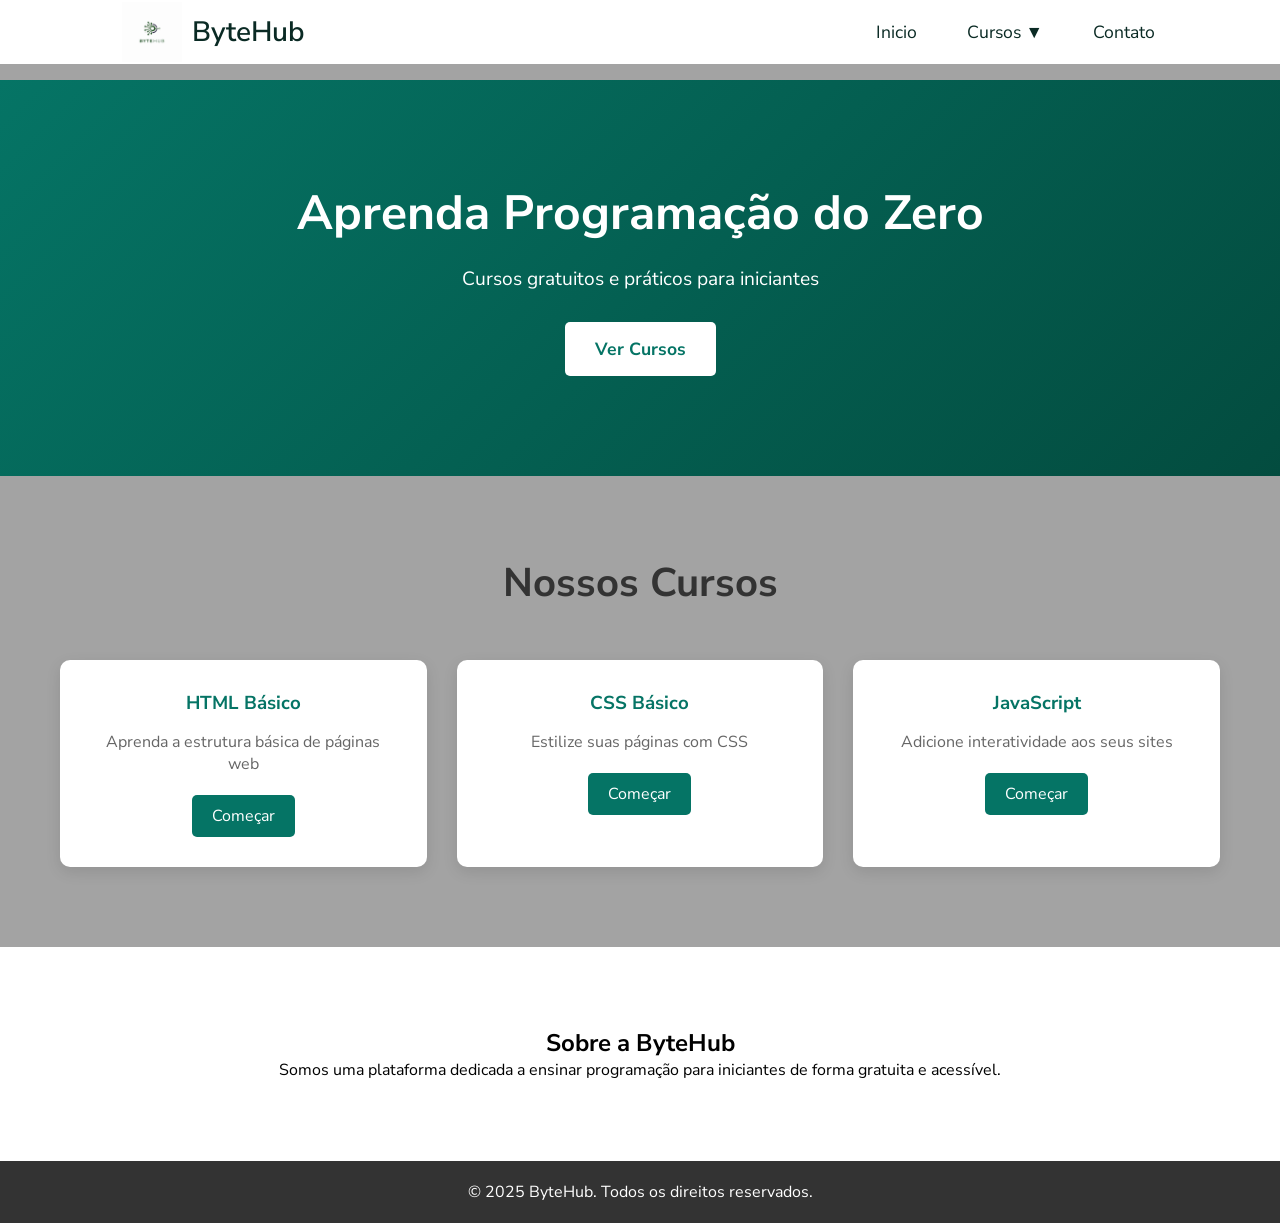
<file: disciplinas/desenvolvimento-web/AT01 - MEU SITE/index.html>
<!doctype html>
<html lang="pt">
  <head>
    <meta charset="UTF-8" />
    <meta name="viewport" content="width=device-width, initial-scale=1.0" />
    <link rel="stylesheet" href="../AT01 - MEU SITE/assets/style/style.css" />

    <title>MEU SITE</title>
  </head>
  <body>
    <header>
      <a href="../index.html" class="logo">
        <img src="../AT01 - MEU SITE/assets/img/logo.png" width="120px" height="120px" />
        <span>ByteHub</span>
      </a>
      <div class="menu"></div>

      <nav>
        <ul>
          <li><a href="#">Inicio</a></li>
          <li>
            <a href="#">Cursos ▼</a>
            <ul>
              <li><a href="../AT01 - MEU SITE/pages/page2.html">HTML Basico</a></li>
              <li><a href="../AT01 - MEU SITE/pages/page3.html">CSS Basico</a></li>
              <li><a href="../AT01 - MEU SITE/pages/page4.html">JavaScript</a></li>
              <li><a href="../AT01 - MEU SITE/pages/page5.html">Web Design</a></li>
            </ul>
          </li>
          <li><a href="../AT01 - MEU SITE/pages/page6.html">Contato</a></li>
        </ul>
      </nav>
    </header>

    <main>
      <section id="inicio" class="hero">
        <h1>Aprenda Programação do Zero</h1>
        <p>Cursos gratuitos e práticos para iniciantes</p>
        <button onclick="location.href = '#cursos'">Ver Cursos</button>
      </section>

      <section id="cursos" class="cursos">
        <h2>Nossos Cursos</h2>
        <div class="grid-cursos">
          <div class="curso-card">
            <h3>HTML Básico</h3>
            <p>Aprenda a estrutura básica de páginas web</p>
            <a href="pages/page2.html" class="btn-curso">Começar</a>
          </div>
          <div class="curso-card">
            <h3>CSS Básico</h3>
            <p>Estilize suas páginas com CSS</p>
            <a href="pages/page3.html" class="btn-curso">Começar</a>
          </div>
          <div class="curso-card">
            <h3>JavaScript</h3>
            <p>Adicione interatividade aos seus sites</p>
            <a href="pages/page4.html" class="btn-curso">Começar</a>
          </div>
        </div>
      </section>

      <section id="sobre" class="sobre">
        <h2>Sobre a ByteHub</h2>
        <p>
          Somos uma plataforma dedicada a ensinar programação para iniciantes de forma gratuita e
          acessível.
        </p>
      </section>
    </main>

    <footer>
      <p>&copy; 2025 ByteHub. Todos os direitos reservados.</p>
    </footer>

    <script src="../AT01 - MEU SITE/assets/script/script.js"></script>
  </body>
</html>
</file>
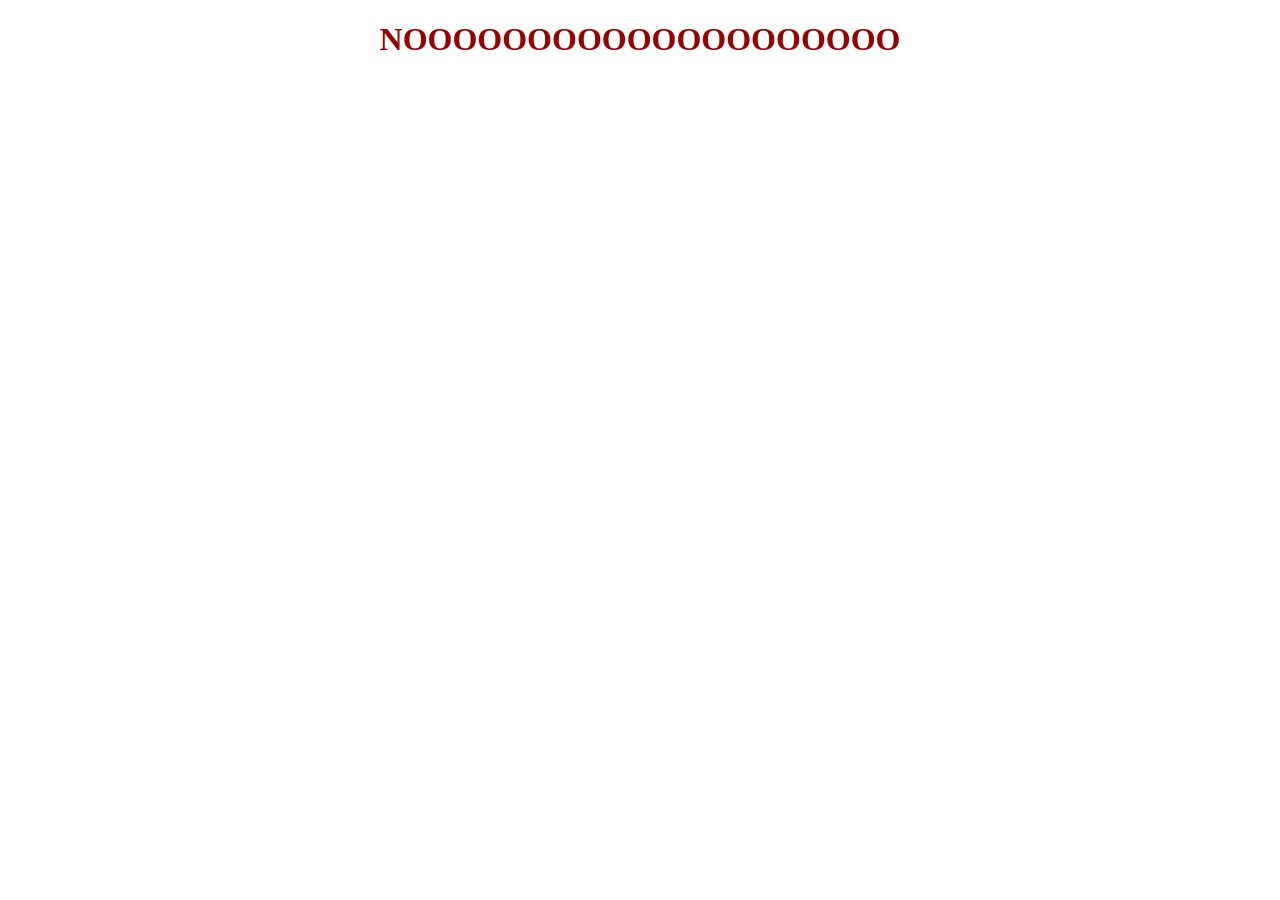
<file: disciplinas/desenvolvimento-web/AULA 02/index.html>
<!doctype html>
<html lang="pt-br">
  <head>
    <meta charset="UTF-8" />
    <meta name="viewport" content="width=device-width, initial-scale=1.0" />
    <link rel="stylesheet" href="style.css" />
    <title>Hello Word de Novo.</title>
  </head>
  <body>
    <h1 class="teste"><a href="page2.html">NOOOOOOOOOOOOOOOOOOOO</a></h1>
  </body>
</html>
</file>
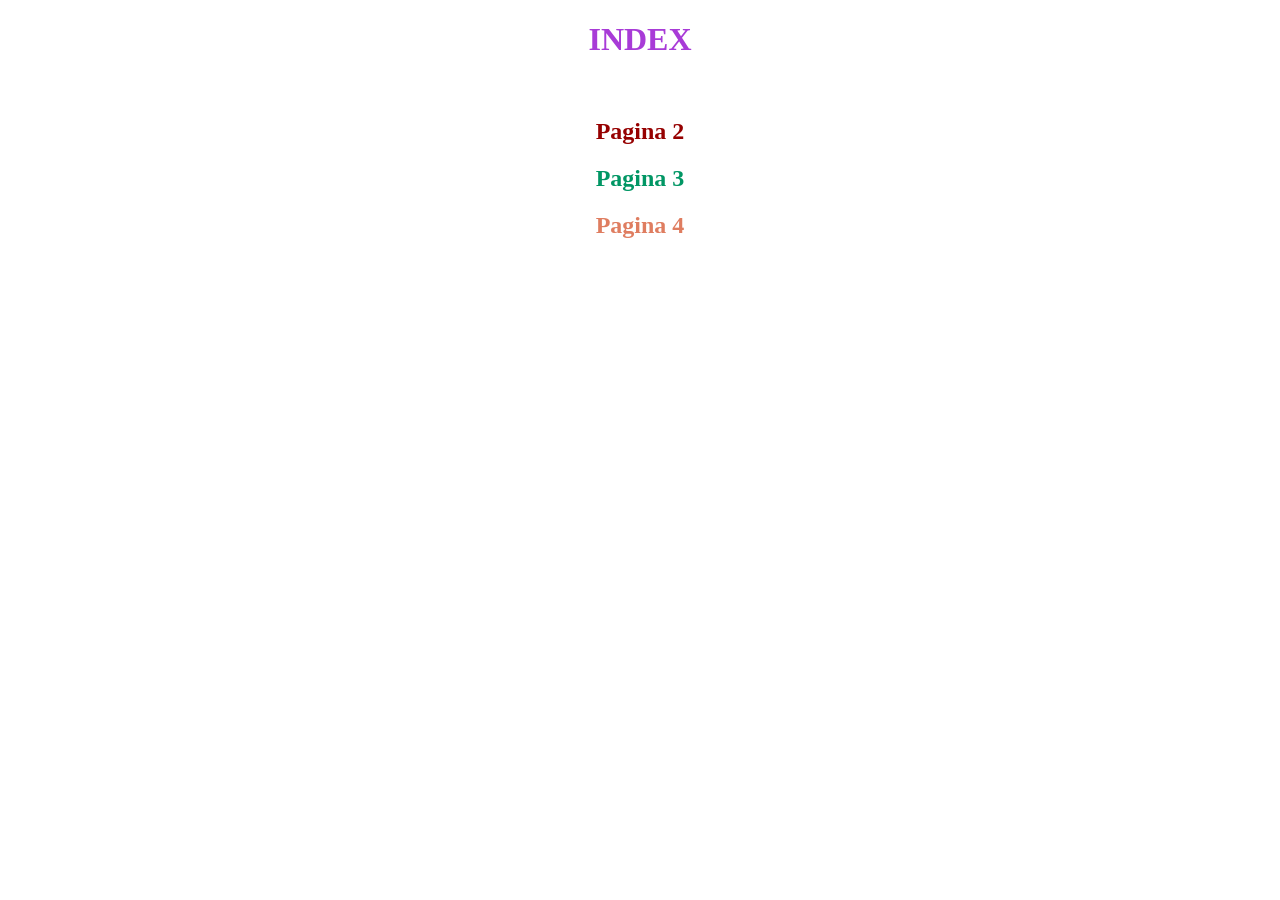
<file: disciplinas/desenvolvimento-web/AULA 03/index.html>
<!doctype html>
<html lang="en">
  <head>
    <meta charset="UTF-8" />
    <meta name="viewport" content="width=device-width, initial-scale=1.0" />
    <link rel="stylesheet" href="../AULA 03/assets/style/style.css" />
    <title>Index</title>
  </head>
  <body>
    <h1>INDEX</h1>
    <br />
    <h2 class="teste"><a href="pages/page2.html">Pagina 2</a></h2>
    <h2 class="teste"><a href="pages/page3.html">Pagina 3</a></h2>
    <h2 class="teste"><a href="pages/page4.html">Pagina 4</a></h2>
  </body>
</html>
</file>
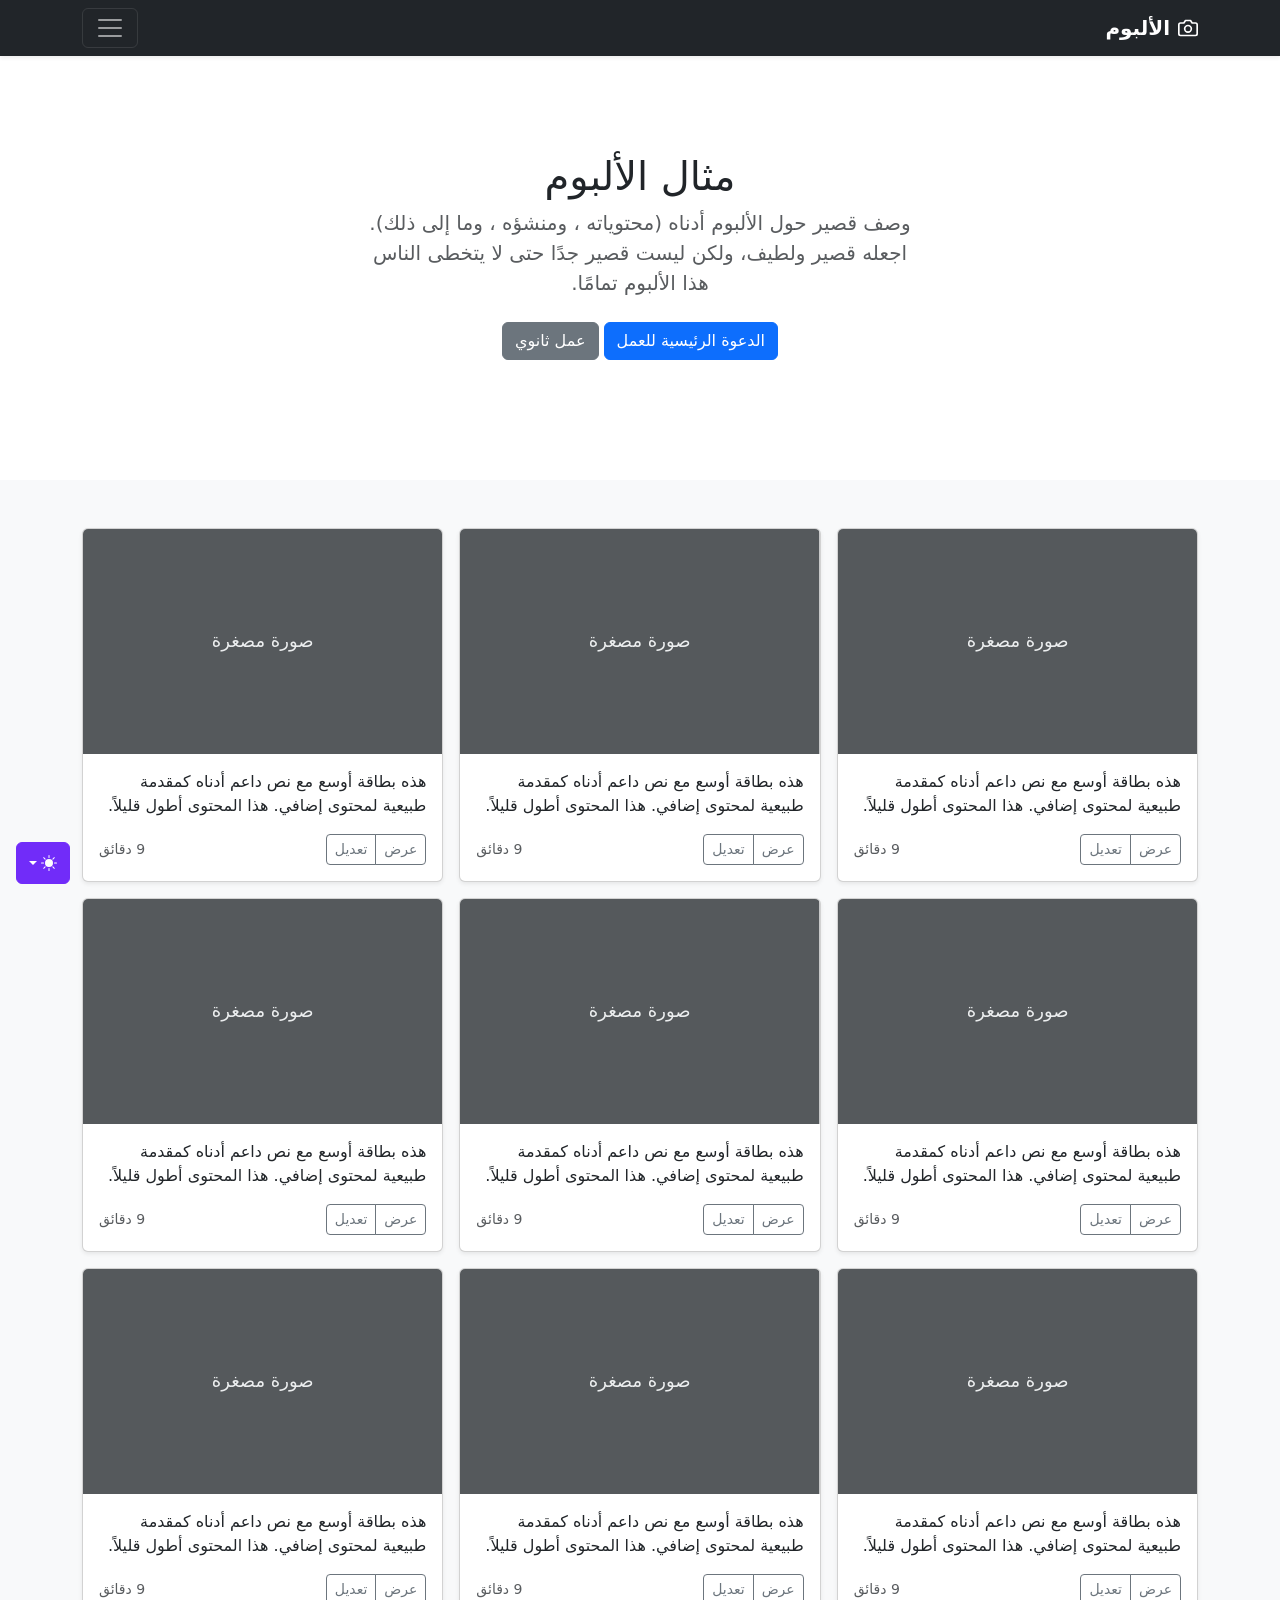
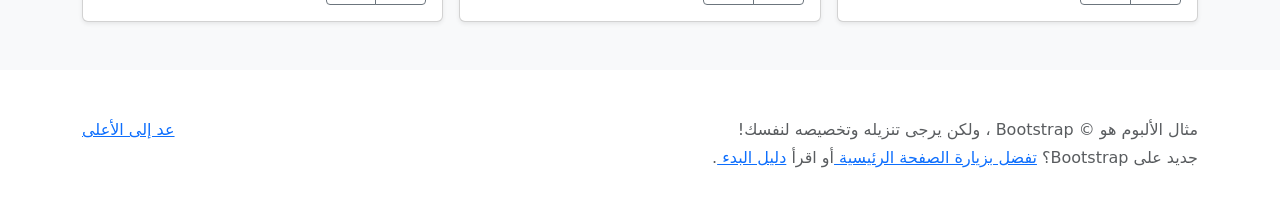
<file: disciplinas/desenvolvimento-web/AULA 04/bootstrap-5.3.8-examples/album-rtl/index.html>
<!doctype html>
<html lang="ar" dir="rtl" data-bs-theme="auto">
  <head>
    <meta charset="utf-8" />
    <meta name="viewport" content="width=device-width, initial-scale=1" />
    <meta name="description" content="" />
    <meta
      name="author"
      content="Mark Otto, Jacob Thornton, and Bootstrap contributors"
    />
    <meta name="generator" content="Astro v5.13.2" />
    <title>مثال الألبوم · Bootstrap v5.3</title>
    <link
      rel="canonical"
      href="https://getbootstrap.com/docs/5.3/examples/album-rtl/"
    />
    <script src="../assets/js/color-modes.js"></script>
    <link href="../assets/dist/css/bootstrap.rtl.min.css" rel="stylesheet" />
    <meta name="theme-color" content="#712cf9" />
    <style>
      .bd-placeholder-img {
        font-size: 1.125rem;
        text-anchor: middle;
        -webkit-user-select: none;
        -moz-user-select: none;
        user-select: none;
      }
      @media (min-width: 768px) {
        .bd-placeholder-img-lg {
          font-size: 3.5rem;
        }
      }
      .b-example-divider {
        width: 100%;
        height: 3rem;
        background-color: #0000001a;
        border: solid rgba(0, 0, 0, 0.15);
        border-width: 1px 0;
        box-shadow:
          inset 0 0.5em 1.5em #0000001a,
          inset 0 0.125em 0.5em #00000026;
      }
      .b-example-vr {
        flex-shrink: 0;
        width: 1.5rem;
        height: 100vh;
      }
      .bi {
        vertical-align: -0.125em;
        fill: currentColor;
      }
      .nav-scroller {
        position: relative;
        z-index: 2;
        height: 2.75rem;
        overflow-y: hidden;
      }
      .nav-scroller .nav {
        display: flex;
        flex-wrap: nowrap;
        padding-bottom: 1rem;
        margin-top: -1px;
        overflow-x: auto;
        text-align: center;
        white-space: nowrap;
        -webkit-overflow-scrolling: touch;
      }
      .btn-bd-primary {
        --bd-violet-bg: #712cf9;
        --bd-violet-rgb: 112.520718, 44.062154, 249.437846;
        --bs-btn-font-weight: 600;
        --bs-btn-color: var(--bs-white);
        --bs-btn-bg: var(--bd-violet-bg);
        --bs-btn-border-color: var(--bd-violet-bg);
        --bs-btn-hover-color: var(--bs-white);
        --bs-btn-hover-bg: #6528e0;
        --bs-btn-hover-border-color: #6528e0;
        --bs-btn-focus-shadow-rgb: var(--bd-violet-rgb);
        --bs-btn-active-color: var(--bs-btn-hover-color);
        --bs-btn-active-bg: #5a23c8;
        --bs-btn-active-border-color: #5a23c8;
      }
      .bd-mode-toggle {
        z-index: 1500;
      }
      .bd-mode-toggle .bi {
        width: 1em;
        height: 1em;
      }
      .bd-mode-toggle .dropdown-menu .active .bi {
        display: block !important;
      }
    </style>
  </head>
  <body>
    <svg xmlns="http://www.w3.org/2000/svg" class="d-none">
      <symbol id="check2" viewBox="0 0 16 16">
        <path
          d="M13.854 3.646a.5.5 0 0 1 0 .708l-7 7a.5.5 0 0 1-.708 0l-3.5-3.5a.5.5 0 1 1 .708-.708L6.5 10.293l6.646-6.647a.5.5 0 0 1 .708 0z"
        ></path>
      </symbol>
      <symbol id="circle-half" viewBox="0 0 16 16">
        <path
          d="M8 15A7 7 0 1 0 8 1v14zm0 1A8 8 0 1 1 8 0a8 8 0 0 1 0 16z"
        ></path>
      </symbol>
      <symbol id="moon-stars-fill" viewBox="0 0 16 16">
        <path
          d="M6 .278a.768.768 0 0 1 .08.858 7.208 7.208 0 0 0-.878 3.46c0 4.021 3.278 7.277 7.318 7.277.527 0 1.04-.055 1.533-.16a.787.787 0 0 1 .81.316.733.733 0 0 1-.031.893A8.349 8.349 0 0 1 8.344 16C3.734 16 0 12.286 0 7.71 0 4.266 2.114 1.312 5.124.06A.752.752 0 0 1 6 .278z"
        ></path>
        <path
          d="M10.794 3.148a.217.217 0 0 1 .412 0l.387 1.162c.173.518.579.924 1.097 1.097l1.162.387a.217.217 0 0 1 0 .412l-1.162.387a1.734 1.734 0 0 0-1.097 1.097l-.387 1.162a.217.217 0 0 1-.412 0l-.387-1.162A1.734 1.734 0 0 0 9.31 6.593l-1.162-.387a.217.217 0 0 1 0-.412l1.162-.387a1.734 1.734 0 0 0 1.097-1.097l.387-1.162zM13.863.099a.145.145 0 0 1 .274 0l.258.774c.115.346.386.617.732.732l.774.258a.145.145 0 0 1 0 .274l-.774.258a1.156 1.156 0 0 0-.732.732l-.258.774a.145.145 0 0 1-.274 0l-.258-.774a1.156 1.156 0 0 0-.732-.732l-.774-.258a.145.145 0 0 1 0-.274l.774-.258c.346-.115.617-.386.732-.732L13.863.1z"
        ></path>
      </symbol>
      <symbol id="sun-fill" viewBox="0 0 16 16">
        <path
          d="M8 12a4 4 0 1 0 0-8 4 4 0 0 0 0 8zM8 0a.5.5 0 0 1 .5.5v2a.5.5 0 0 1-1 0v-2A.5.5 0 0 1 8 0zm0 13a.5.5 0 0 1 .5.5v2a.5.5 0 0 1-1 0v-2A.5.5 0 0 1 8 13zm8-5a.5.5 0 0 1-.5.5h-2a.5.5 0 0 1 0-1h2a.5.5 0 0 1 .5.5zM3 8a.5.5 0 0 1-.5.5h-2a.5.5 0 0 1 0-1h2A.5.5 0 0 1 3 8zm10.657-5.657a.5.5 0 0 1 0 .707l-1.414 1.415a.5.5 0 1 1-.707-.708l1.414-1.414a.5.5 0 0 1 .707 0zm-9.193 9.193a.5.5 0 0 1 0 .707L3.05 13.657a.5.5 0 0 1-.707-.707l1.414-1.414a.5.5 0 0 1 .707 0zm9.193 2.121a.5.5 0 0 1-.707 0l-1.414-1.414a.5.5 0 0 1 .707-.707l1.414 1.414a.5.5 0 0 1 0 .707zM4.464 4.465a.5.5 0 0 1-.707 0L2.343 3.05a.5.5 0 1 1 .707-.707l1.414 1.414a.5.5 0 0 1 0 .708z"
        ></path>
      </symbol>
    </svg>
    <div
      class="dropdown position-fixed bottom-0 end-0 mb-3 me-3 bd-mode-toggle"
    >
      <button
        class="btn btn-bd-primary py-2 dropdown-toggle d-flex align-items-center"
        id="bd-theme"
        type="button"
        aria-expanded="false"
        data-bs-toggle="dropdown"
        aria-label="Toggle theme (auto)"
      >
        <svg class="bi my-1 theme-icon-active" aria-hidden="true">
          <use href="#circle-half"></use>
        </svg>
        <span class="visually-hidden" id="bd-theme-text">Toggle theme</span>
      </button>
      <ul
        class="dropdown-menu dropdown-menu-end shadow"
        aria-labelledby="bd-theme-text"
      >
        <li>
          <button
            type="button"
            class="dropdown-item d-flex align-items-center"
            data-bs-theme-value="light"
            aria-pressed="false"
          >
            <svg class="bi me-2 opacity-50" aria-hidden="true">
              <use href="#sun-fill"></use>
            </svg>
            Light
            <svg class="bi ms-auto d-none" aria-hidden="true">
              <use href="#check2"></use>
            </svg>
          </button>
        </li>
        <li>
          <button
            type="button"
            class="dropdown-item d-flex align-items-center"
            data-bs-theme-value="dark"
            aria-pressed="false"
          >
            <svg class="bi me-2 opacity-50" aria-hidden="true">
              <use href="#moon-stars-fill"></use>
            </svg>
            Dark
            <svg class="bi ms-auto d-none" aria-hidden="true">
              <use href="#check2"></use>
            </svg>
          </button>
        </li>
        <li>
          <button
            type="button"
            class="dropdown-item d-flex align-items-center active"
            data-bs-theme-value="auto"
            aria-pressed="true"
          >
            <svg class="bi me-2 opacity-50" aria-hidden="true">
              <use href="#circle-half"></use>
            </svg>
            Auto
            <svg class="bi ms-auto d-none" aria-hidden="true">
              <use href="#check2"></use>
            </svg>
          </button>
        </li>
      </ul>
    </div>
    <header data-bs-theme="dark">
      <div class="collapse text-bg-dark" id="navbarHeader">
        <div class="container">
          <div class="row">
            <div class="col-sm-8 col-md-7 py-4">
              <h4>حول</h4>
              <p class="text-body-secondary">
                أضف بعض المعلومات حول الألبوم، المؤلف، أو أي سياق خلفية آخر.
                اجعلها بضع جمل حتى يتمكن الزوار من التقاط بعض التلميحات المفيدة.
                ثم اربطها ببعض مواقع التواصل الاجتماعي أو معلومات الاتصال.
              </p>
            </div>
            <div class="col-sm-4 offset-md-1 py-4">
              <h4>تواصل معي</h4>
              <ul class="list-unstyled">
                <li><a href="#" class="text-white">تابعني على تويتر</a></li>
                <li>
                  <a href="#" class="text-white">شاركني الإعجاب في فيسبوك</a>
                </li>
                <li>
                  <a href="#" class="text-white"
                    >راسلني على البريد الإلكتروني</a
                  >
                </li>
              </ul>
            </div>
          </div>
        </div>
      </div>
      <div class="navbar navbar-dark bg-dark shadow-sm">
        <div class="container">
          <a href="#" class="navbar-brand d-flex align-items-center">
            <svg
              xmlns="http://www.w3.org/2000/svg"
              width="20"
              height="20"
              fill="none"
              stroke="currentColor"
              stroke-linecap="round"
              stroke-linejoin="round"
              stroke-width="2"
              aria-hidden="true"
              class="me-2"
              viewBox="0 0 24 24"
            >
              <path
                d="M23 19a2 2 0 0 1-2 2H3a2 2 0 0 1-2-2V8a2 2 0 0 1 2-2h4l2-3h6l2 3h4a2 2 0 0 1 2 2z"
              ></path>
              <circle cx="12" cy="13" r="4"></circle>
            </svg>
            <strong>الألبوم</strong>
          </a>
          <button
            class="navbar-toggler"
            type="button"
            data-bs-toggle="collapse"
            data-bs-target="#navbarHeader"
            aria-controls="navbarHeader"
            aria-expanded="false"
            aria-label="تبديل التنقل"
          >
            <span class="navbar-toggler-icon"></span>
          </button>
        </div>
      </div>
    </header>
    <main>
      <section class="py-5 text-center container">
        <div class="row py-lg-5">
          <div class="col-lg-6 col-md-8 mx-auto">
            <h1 class="fw-light">مثال الألبوم</h1>
            <p class="lead text-body-secondary">
              وصف قصير حول الألبوم أدناه (محتوياته ، ومنشؤه ، وما إلى ذلك).
              اجعله قصير ولطيف، ولكن ليست قصير جدًا حتى لا يتخطى الناس هذا
              الألبوم تمامًا.
            </p>
            <p>
              <a href="#" class="btn btn-primary my-2">الدعوة الرئيسية للعمل</a>
              <a href="#" class="btn btn-secondary my-2">عمل ثانوي</a>
            </p>
          </div>
        </div>
      </section>
      <div class="album py-5 bg-body-tertiary">
        <div class="container">
          <div class="row row-cols-1 row-cols-sm-2 row-cols-md-3 g-3">
            <div class="col">
              <div class="card shadow-sm">
                <svg
                  aria-label="Placeholder: صورة مصغرة"
                  class="bd-placeholder-img card-img-top"
                  height="225"
                  preserveAspectRatio="xMidYMid slice"
                  role="img"
                  width="100%"
                  xmlns="http://www.w3.org/2000/svg"
                >
                  <title>Placeholder</title>
                  <rect width="100%" height="100%" fill="#55595c"></rect>
                  <text x="50%" y="50%" fill="#eceeef" dy=".3em">
                    صورة مصغرة
                  </text>
                </svg>
                <div class="card-body">
                  <p class="card-text">
                    هذه بطاقة أوسع مع نص داعم أدناه كمقدمة طبيعية لمحتوى إضافي.
                    هذا المحتوى أطول قليلاً.
                  </p>
                  <div
                    class="d-flex justify-content-between align-items-center"
                  >
                    <div class="btn-group">
                      <button
                        type="button"
                        class="btn btn-sm btn-outline-secondary"
                      >
                        عرض
                      </button>
                      <button
                        type="button"
                        class="btn btn-sm btn-outline-secondary"
                      >
                        تعديل
                      </button>
                    </div>
                    <small class="text-body-secondary">9 دقائق</small>
                  </div>
                </div>
              </div>
            </div>
            <div class="col">
              <div class="card shadow-sm">
                <svg
                  aria-label="Placeholder: صورة مصغرة"
                  class="bd-placeholder-img card-img-top"
                  height="225"
                  preserveAspectRatio="xMidYMid slice"
                  role="img"
                  width="100%"
                  xmlns="http://www.w3.org/2000/svg"
                >
                  <title>Placeholder</title>
                  <rect width="100%" height="100%" fill="#55595c"></rect>
                  <text x="50%" y="50%" fill="#eceeef" dy=".3em">
                    صورة مصغرة
                  </text>
                </svg>
                <div class="card-body">
                  <p class="card-text">
                    هذه بطاقة أوسع مع نص داعم أدناه كمقدمة طبيعية لمحتوى إضافي.
                    هذا المحتوى أطول قليلاً.
                  </p>
                  <div
                    class="d-flex justify-content-between align-items-center"
                  >
                    <div class="btn-group">
                      <button
                        type="button"
                        class="btn btn-sm btn-outline-secondary"
                      >
                        عرض
                      </button>
                      <button
                        type="button"
                        class="btn btn-sm btn-outline-secondary"
                      >
                        تعديل
                      </button>
                    </div>
                    <small class="text-body-secondary">9 دقائق</small>
                  </div>
                </div>
              </div>
            </div>
            <div class="col">
              <div class="card shadow-sm">
                <svg
                  aria-label="Placeholder: صورة مصغرة"
                  class="bd-placeholder-img card-img-top"
                  height="225"
                  preserveAspectRatio="xMidYMid slice"
                  role="img"
                  width="100%"
                  xmlns="http://www.w3.org/2000/svg"
                >
                  <title>Placeholder</title>
                  <rect width="100%" height="100%" fill="#55595c"></rect>
                  <text x="50%" y="50%" fill="#eceeef" dy=".3em">
                    صورة مصغرة
                  </text>
                </svg>
                <div class="card-body">
                  <p class="card-text">
                    هذه بطاقة أوسع مع نص داعم أدناه كمقدمة طبيعية لمحتوى إضافي.
                    هذا المحتوى أطول قليلاً.
                  </p>
                  <div
                    class="d-flex justify-content-between align-items-center"
                  >
                    <div class="btn-group">
                      <button
                        type="button"
                        class="btn btn-sm btn-outline-secondary"
                      >
                        عرض
                      </button>
                      <button
                        type="button"
                        class="btn btn-sm btn-outline-secondary"
                      >
                        تعديل
                      </button>
                    </div>
                    <small class="text-body-secondary">9 دقائق</small>
                  </div>
                </div>
              </div>
            </div>
            <div class="col">
              <div class="card shadow-sm">
                <svg
                  aria-label="Placeholder: صورة مصغرة"
                  class="bd-placeholder-img card-img-top"
                  height="225"
                  preserveAspectRatio="xMidYMid slice"
                  role="img"
                  width="100%"
                  xmlns="http://www.w3.org/2000/svg"
                >
                  <title>Placeholder</title>
                  <rect width="100%" height="100%" fill="#55595c"></rect>
                  <text x="50%" y="50%" fill="#eceeef" dy=".3em">
                    صورة مصغرة
                  </text>
                </svg>
                <div class="card-body">
                  <p class="card-text">
                    هذه بطاقة أوسع مع نص داعم أدناه كمقدمة طبيعية لمحتوى إضافي.
                    هذا المحتوى أطول قليلاً.
                  </p>
                  <div
                    class="d-flex justify-content-between align-items-center"
                  >
                    <div class="btn-group">
                      <button
                        type="button"
                        class="btn btn-sm btn-outline-secondary"
                      >
                        عرض
                      </button>
                      <button
                        type="button"
                        class="btn btn-sm btn-outline-secondary"
                      >
                        تعديل
                      </button>
                    </div>
                    <small class="text-body-secondary">9 دقائق</small>
                  </div>
                </div>
              </div>
            </div>
            <div class="col">
              <div class="card shadow-sm">
                <svg
                  aria-label="Placeholder: صورة مصغرة"
                  class="bd-placeholder-img card-img-top"
                  height="225"
                  preserveAspectRatio="xMidYMid slice"
                  role="img"
                  width="100%"
                  xmlns="http://www.w3.org/2000/svg"
                >
                  <title>Placeholder</title>
                  <rect width="100%" height="100%" fill="#55595c"></rect>
                  <text x="50%" y="50%" fill="#eceeef" dy=".3em">
                    صورة مصغرة
                  </text>
                </svg>
                <div class="card-body">
                  <p class="card-text">
                    هذه بطاقة أوسع مع نص داعم أدناه كمقدمة طبيعية لمحتوى إضافي.
                    هذا المحتوى أطول قليلاً.
                  </p>
                  <div
                    class="d-flex justify-content-between align-items-center"
                  >
                    <div class="btn-group">
                      <button
                        type="button"
                        class="btn btn-sm btn-outline-secondary"
                      >
                        عرض
                      </button>
                      <button
                        type="button"
                        class="btn btn-sm btn-outline-secondary"
                      >
                        تعديل
                      </button>
                    </div>
                    <small class="text-body-secondary">9 دقائق</small>
                  </div>
                </div>
              </div>
            </div>
            <div class="col">
              <div class="card shadow-sm">
                <svg
                  aria-label="Placeholder: صورة مصغرة"
                  class="bd-placeholder-img card-img-top"
                  height="225"
                  preserveAspectRatio="xMidYMid slice"
                  role="img"
                  width="100%"
                  xmlns="http://www.w3.org/2000/svg"
                >
                  <title>Placeholder</title>
                  <rect width="100%" height="100%" fill="#55595c"></rect>
                  <text x="50%" y="50%" fill="#eceeef" dy=".3em">
                    صورة مصغرة
                  </text>
                </svg>
                <div class="card-body">
                  <p class="card-text">
                    هذه بطاقة أوسع مع نص داعم أدناه كمقدمة طبيعية لمحتوى إضافي.
                    هذا المحتوى أطول قليلاً.
                  </p>
                  <div
                    class="d-flex justify-content-between align-items-center"
                  >
                    <div class="btn-group">
                      <button
                        type="button"
                        class="btn btn-sm btn-outline-secondary"
                      >
                        عرض
                      </button>
                      <button
                        type="button"
                        class="btn btn-sm btn-outline-secondary"
                      >
                        تعديل
                      </button>
                    </div>
                    <small class="text-body-secondary">9 دقائق</small>
                  </div>
                </div>
              </div>
            </div>
            <div class="col">
              <div class="card shadow-sm">
                <svg
                  aria-label="Placeholder: صورة مصغرة"
                  class="bd-placeholder-img card-img-top"
                  height="225"
                  preserveAspectRatio="xMidYMid slice"
                  role="img"
                  width="100%"
                  xmlns="http://www.w3.org/2000/svg"
                >
                  <title>Placeholder</title>
                  <rect width="100%" height="100%" fill="#55595c"></rect>
                  <text x="50%" y="50%" fill="#eceeef" dy=".3em">
                    صورة مصغرة
                  </text>
                </svg>
                <div class="card-body">
                  <p class="card-text">
                    هذه بطاقة أوسع مع نص داعم أدناه كمقدمة طبيعية لمحتوى إضافي.
                    هذا المحتوى أطول قليلاً.
                  </p>
                  <div
                    class="d-flex justify-content-between align-items-center"
                  >
                    <div class="btn-group">
                      <button
                        type="button"
                        class="btn btn-sm btn-outline-secondary"
                      >
                        عرض
                      </button>
                      <button
                        type="button"
                        class="btn btn-sm btn-outline-secondary"
                      >
                        تعديل
                      </button>
                    </div>
                    <small class="text-body-secondary">9 دقائق</small>
                  </div>
                </div>
              </div>
            </div>
            <div class="col">
              <div class="card shadow-sm">
                <svg
                  aria-label="Placeholder: صورة مصغرة"
                  class="bd-placeholder-img card-img-top"
                  height="225"
                  preserveAspectRatio="xMidYMid slice"
                  role="img"
                  width="100%"
                  xmlns="http://www.w3.org/2000/svg"
                >
                  <title>Placeholder</title>
                  <rect width="100%" height="100%" fill="#55595c"></rect>
                  <text x="50%" y="50%" fill="#eceeef" dy=".3em">
                    صورة مصغرة
                  </text>
                </svg>
                <div class="card-body">
                  <p class="card-text">
                    هذه بطاقة أوسع مع نص داعم أدناه كمقدمة طبيعية لمحتوى إضافي.
                    هذا المحتوى أطول قليلاً.
                  </p>
                  <div
                    class="d-flex justify-content-between align-items-center"
                  >
                    <div class="btn-group">
                      <button
                        type="button"
                        class="btn btn-sm btn-outline-secondary"
                      >
                        عرض
                      </button>
                      <button
                        type="button"
                        class="btn btn-sm btn-outline-secondary"
                      >
                        تعديل
                      </button>
                    </div>
                    <small class="text-body-secondary">9 دقائق</small>
                  </div>
                </div>
              </div>
            </div>
            <div class="col">
              <div class="card shadow-sm">
                <svg
                  aria-label="Placeholder: صورة مصغرة"
                  class="bd-placeholder-img card-img-top"
                  height="225"
                  preserveAspectRatio="xMidYMid slice"
                  role="img"
                  width="100%"
                  xmlns="http://www.w3.org/2000/svg"
                >
                  <title>Placeholder</title>
                  <rect width="100%" height="100%" fill="#55595c"></rect>
                  <text x="50%" y="50%" fill="#eceeef" dy=".3em">
                    صورة مصغرة
                  </text>
                </svg>
                <div class="card-body">
                  <p class="card-text">
                    هذه بطاقة أوسع مع نص داعم أدناه كمقدمة طبيعية لمحتوى إضافي.
                    هذا المحتوى أطول قليلاً.
                  </p>
                  <div
                    class="d-flex justify-content-between align-items-center"
                  >
                    <div class="btn-group">
                      <button
                        type="button"
                        class="btn btn-sm btn-outline-secondary"
                      >
                        عرض
                      </button>
                      <button
                        type="button"
                        class="btn btn-sm btn-outline-secondary"
                      >
                        تعديل
                      </button>
                    </div>
                    <small class="text-body-secondary">9 دقائق</small>
                  </div>
                </div>
              </div>
            </div>
          </div>
        </div>
      </div>
    </main>
    <footer class="text-body-secondary py-5">
      <div class="container">
        <p class="float-end mb-1"><a href="#">عد إلى الأعلى</a></p>
        <p class="mb-1">
          مثال الألبوم هو © Bootstrap ، ولكن يرجى تنزيله وتخصيصه لنفسك!
        </p>
        <p class="mb-0">
          جديد على Bootstrap؟ <a href="/"> تفضل بزيارة الصفحة الرئيسية </a> أو
          اقرأ <a href="../getting-started/introduction"> دليل البدء </a>.
        </p>
      </div>
    </footer>
    <script
      src="../assets/dist/js/bootstrap.bundle.min.js"
      class="astro-vvvwv3sm"
    ></script>
  </body>
</html>
</file>
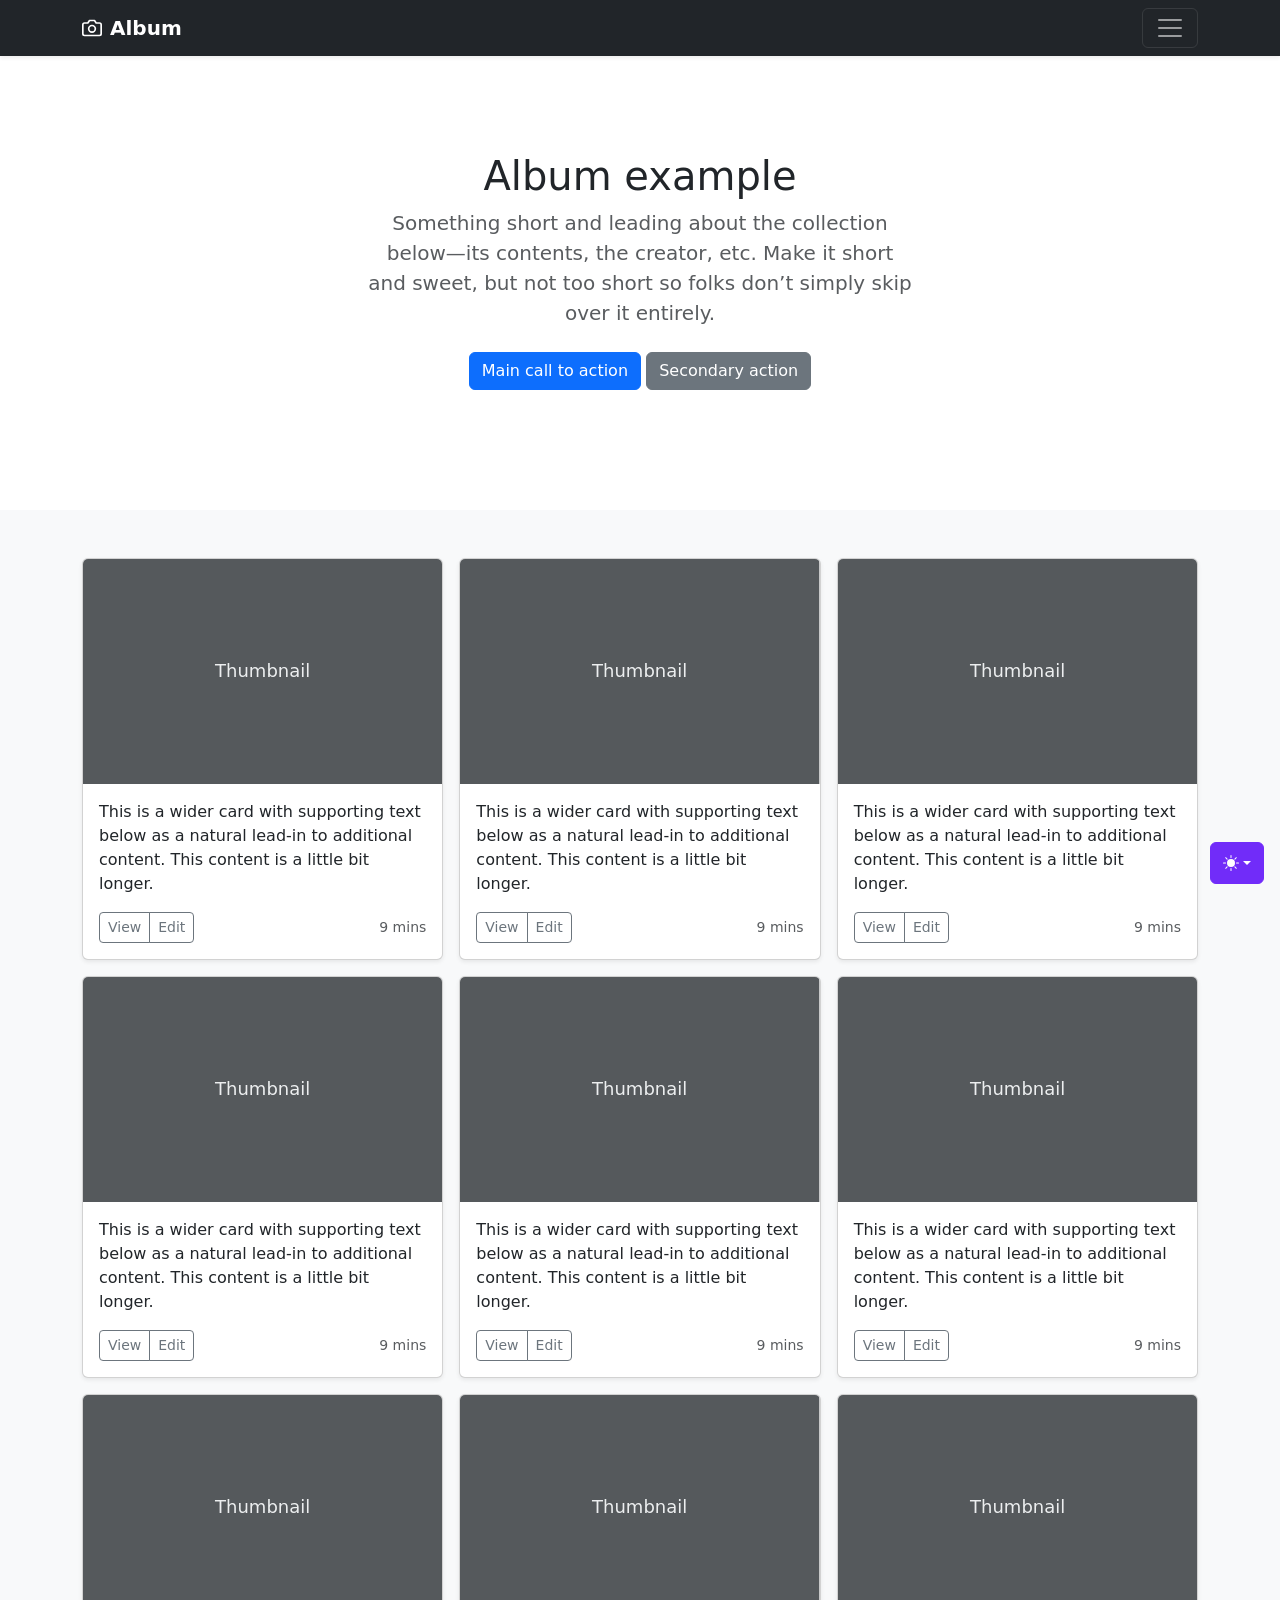
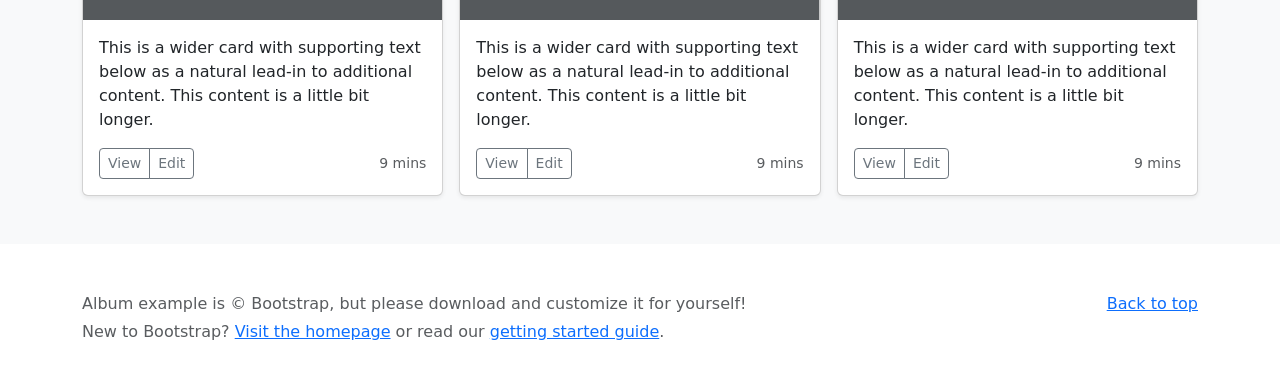
<file: disciplinas/desenvolvimento-web/AULA 04/bootstrap-5.3.8-examples/album/index.html>
<!doctype html>
<html lang="en" data-bs-theme="auto">
  <head>
    <meta charset="utf-8" />
    <meta name="viewport" content="width=device-width, initial-scale=1" />
    <meta name="description" content="" />
    <meta
      name="author"
      content="Mark Otto, Jacob Thornton, and Bootstrap contributors"
    />
    <meta name="generator" content="Astro v5.13.2" />
    <title>Album example · Bootstrap v5.3</title>
    <link
      rel="canonical"
      href="https://getbootstrap.com/docs/5.3/examples/album/"
    />
    <script src="../assets/js/color-modes.js"></script>
    <link href="../assets/dist/css/bootstrap.min.css" rel="stylesheet" />
    <meta name="theme-color" content="#712cf9" />
    <style>
      .bd-placeholder-img {
        font-size: 1.125rem;
        text-anchor: middle;
        -webkit-user-select: none;
        -moz-user-select: none;
        user-select: none;
      }
      @media (min-width: 768px) {
        .bd-placeholder-img-lg {
          font-size: 3.5rem;
        }
      }
      .b-example-divider {
        width: 100%;
        height: 3rem;
        background-color: #0000001a;
        border: solid rgba(0, 0, 0, 0.15);
        border-width: 1px 0;
        box-shadow:
          inset 0 0.5em 1.5em #0000001a,
          inset 0 0.125em 0.5em #00000026;
      }
      .b-example-vr {
        flex-shrink: 0;
        width: 1.5rem;
        height: 100vh;
      }
      .bi {
        vertical-align: -0.125em;
        fill: currentColor;
      }
      .nav-scroller {
        position: relative;
        z-index: 2;
        height: 2.75rem;
        overflow-y: hidden;
      }
      .nav-scroller .nav {
        display: flex;
        flex-wrap: nowrap;
        padding-bottom: 1rem;
        margin-top: -1px;
        overflow-x: auto;
        text-align: center;
        white-space: nowrap;
        -webkit-overflow-scrolling: touch;
      }
      .btn-bd-primary {
        --bd-violet-bg: #712cf9;
        --bd-violet-rgb: 112.520718, 44.062154, 249.437846;
        --bs-btn-font-weight: 600;
        --bs-btn-color: var(--bs-white);
        --bs-btn-bg: var(--bd-violet-bg);
        --bs-btn-border-color: var(--bd-violet-bg);
        --bs-btn-hover-color: var(--bs-white);
        --bs-btn-hover-bg: #6528e0;
        --bs-btn-hover-border-color: #6528e0;
        --bs-btn-focus-shadow-rgb: var(--bd-violet-rgb);
        --bs-btn-active-color: var(--bs-btn-hover-color);
        --bs-btn-active-bg: #5a23c8;
        --bs-btn-active-border-color: #5a23c8;
      }
      .bd-mode-toggle {
        z-index: 1500;
      }
      .bd-mode-toggle .bi {
        width: 1em;
        height: 1em;
      }
      .bd-mode-toggle .dropdown-menu .active .bi {
        display: block !important;
      }
    </style>
  </head>
  <body>
    <svg xmlns="http://www.w3.org/2000/svg" class="d-none">
      <symbol id="check2" viewBox="0 0 16 16">
        <path
          d="M13.854 3.646a.5.5 0 0 1 0 .708l-7 7a.5.5 0 0 1-.708 0l-3.5-3.5a.5.5 0 1 1 .708-.708L6.5 10.293l6.646-6.647a.5.5 0 0 1 .708 0z"
        ></path>
      </symbol>
      <symbol id="circle-half" viewBox="0 0 16 16">
        <path
          d="M8 15A7 7 0 1 0 8 1v14zm0 1A8 8 0 1 1 8 0a8 8 0 0 1 0 16z"
        ></path>
      </symbol>
      <symbol id="moon-stars-fill" viewBox="0 0 16 16">
        <path
          d="M6 .278a.768.768 0 0 1 .08.858 7.208 7.208 0 0 0-.878 3.46c0 4.021 3.278 7.277 7.318 7.277.527 0 1.04-.055 1.533-.16a.787.787 0 0 1 .81.316.733.733 0 0 1-.031.893A8.349 8.349 0 0 1 8.344 16C3.734 16 0 12.286 0 7.71 0 4.266 2.114 1.312 5.124.06A.752.752 0 0 1 6 .278z"
        ></path>
        <path
          d="M10.794 3.148a.217.217 0 0 1 .412 0l.387 1.162c.173.518.579.924 1.097 1.097l1.162.387a.217.217 0 0 1 0 .412l-1.162.387a1.734 1.734 0 0 0-1.097 1.097l-.387 1.162a.217.217 0 0 1-.412 0l-.387-1.162A1.734 1.734 0 0 0 9.31 6.593l-1.162-.387a.217.217 0 0 1 0-.412l1.162-.387a1.734 1.734 0 0 0 1.097-1.097l.387-1.162zM13.863.099a.145.145 0 0 1 .274 0l.258.774c.115.346.386.617.732.732l.774.258a.145.145 0 0 1 0 .274l-.774.258a1.156 1.156 0 0 0-.732.732l-.258.774a.145.145 0 0 1-.274 0l-.258-.774a1.156 1.156 0 0 0-.732-.732l-.774-.258a.145.145 0 0 1 0-.274l.774-.258c.346-.115.617-.386.732-.732L13.863.1z"
        ></path>
      </symbol>
      <symbol id="sun-fill" viewBox="0 0 16 16">
        <path
          d="M8 12a4 4 0 1 0 0-8 4 4 0 0 0 0 8zM8 0a.5.5 0 0 1 .5.5v2a.5.5 0 0 1-1 0v-2A.5.5 0 0 1 8 0zm0 13a.5.5 0 0 1 .5.5v2a.5.5 0 0 1-1 0v-2A.5.5 0 0 1 8 13zm8-5a.5.5 0 0 1-.5.5h-2a.5.5 0 0 1 0-1h2a.5.5 0 0 1 .5.5zM3 8a.5.5 0 0 1-.5.5h-2a.5.5 0 0 1 0-1h2A.5.5 0 0 1 3 8zm10.657-5.657a.5.5 0 0 1 0 .707l-1.414 1.415a.5.5 0 1 1-.707-.708l1.414-1.414a.5.5 0 0 1 .707 0zm-9.193 9.193a.5.5 0 0 1 0 .707L3.05 13.657a.5.5 0 0 1-.707-.707l1.414-1.414a.5.5 0 0 1 .707 0zm9.193 2.121a.5.5 0 0 1-.707 0l-1.414-1.414a.5.5 0 0 1 .707-.707l1.414 1.414a.5.5 0 0 1 0 .707zM4.464 4.465a.5.5 0 0 1-.707 0L2.343 3.05a.5.5 0 1 1 .707-.707l1.414 1.414a.5.5 0 0 1 0 .708z"
        ></path>
      </symbol>
    </svg>
    <div
      class="dropdown position-fixed bottom-0 end-0 mb-3 me-3 bd-mode-toggle"
    >
      <button
        class="btn btn-bd-primary py-2 dropdown-toggle d-flex align-items-center"
        id="bd-theme"
        type="button"
        aria-expanded="false"
        data-bs-toggle="dropdown"
        aria-label="Toggle theme (auto)"
      >
        <svg class="bi my-1 theme-icon-active" aria-hidden="true">
          <use href="#circle-half"></use>
        </svg>
        <span class="visually-hidden" id="bd-theme-text">Toggle theme</span>
      </button>
      <ul
        class="dropdown-menu dropdown-menu-end shadow"
        aria-labelledby="bd-theme-text"
      >
        <li>
          <button
            type="button"
            class="dropdown-item d-flex align-items-center"
            data-bs-theme-value="light"
            aria-pressed="false"
          >
            <svg class="bi me-2 opacity-50" aria-hidden="true">
              <use href="#sun-fill"></use>
            </svg>
            Light
            <svg class="bi ms-auto d-none" aria-hidden="true">
              <use href="#check2"></use>
            </svg>
          </button>
        </li>
        <li>
          <button
            type="button"
            class="dropdown-item d-flex align-items-center"
            data-bs-theme-value="dark"
            aria-pressed="false"
          >
            <svg class="bi me-2 opacity-50" aria-hidden="true">
              <use href="#moon-stars-fill"></use>
            </svg>
            Dark
            <svg class="bi ms-auto d-none" aria-hidden="true">
              <use href="#check2"></use>
            </svg>
          </button>
        </li>
        <li>
          <button
            type="button"
            class="dropdown-item d-flex align-items-center active"
            data-bs-theme-value="auto"
            aria-pressed="true"
          >
            <svg class="bi me-2 opacity-50" aria-hidden="true">
              <use href="#circle-half"></use>
            </svg>
            Auto
            <svg class="bi ms-auto d-none" aria-hidden="true">
              <use href="#check2"></use>
            </svg>
          </button>
        </li>
      </ul>
    </div>
    <header data-bs-theme="dark">
      <div class="collapse text-bg-dark" id="navbarHeader">
        <div class="container">
          <div class="row">
            <div class="col-sm-8 col-md-7 py-4">
              <h4>About</h4>
              <p class="text-body-secondary">
                Add some information about the album below, the author, or any
                other background context. Make it a few sentences long so folks
                can pick up some informative tidbits. Then, link them off to
                some social networking sites or contact information.
              </p>
            </div>
            <div class="col-sm-4 offset-md-1 py-4">
              <h4>Contact</h4>
              <ul class="list-unstyled">
                <li><a href="#" class="text-white">Follow on X</a></li>
                <li><a href="#" class="text-white">Like on Facebook</a></li>
                <li><a href="#" class="text-white">Email me</a></li>
              </ul>
            </div>
          </div>
        </div>
      </div>
      <div class="navbar navbar-dark bg-dark shadow-sm">
        <div class="container">
          <a href="#" class="navbar-brand d-flex align-items-center">
            <svg
              xmlns="http://www.w3.org/2000/svg"
              width="20"
              height="20"
              fill="none"
              stroke="currentColor"
              stroke-linecap="round"
              stroke-linejoin="round"
              stroke-width="2"
              aria-hidden="true"
              class="me-2"
              viewBox="0 0 24 24"
            >
              <path
                d="M23 19a2 2 0 0 1-2 2H3a2 2 0 0 1-2-2V8a2 2 0 0 1 2-2h4l2-3h6l2 3h4a2 2 0 0 1 2 2z"
              ></path>
              <circle cx="12" cy="13" r="4"></circle>
            </svg>
            <strong>Album</strong>
          </a>
          <button
            class="navbar-toggler"
            type="button"
            data-bs-toggle="collapse"
            data-bs-target="#navbarHeader"
            aria-controls="navbarHeader"
            aria-expanded="false"
            aria-label="Toggle navigation"
          >
            <span class="navbar-toggler-icon"></span>
          </button>
        </div>
      </div>
    </header>
    <main>
      <section class="py-5 text-center container">
        <div class="row py-lg-5">
          <div class="col-lg-6 col-md-8 mx-auto">
            <h1 class="fw-light">Album example</h1>
            <p class="lead text-body-secondary">
              Something short and leading about the collection below—its
              contents, the creator, etc. Make it short and sweet, but not too
              short so folks don’t simply skip over it entirely.
            </p>
            <p>
              <a href="#" class="btn btn-primary my-2">Main call to action</a>
              <a href="#" class="btn btn-secondary my-2">Secondary action</a>
            </p>
          </div>
        </div>
      </section>
      <div class="album py-5 bg-body-tertiary">
        <div class="container">
          <div class="row row-cols-1 row-cols-sm-2 row-cols-md-3 g-3">
            <div class="col">
              <div class="card shadow-sm">
                <svg
                  aria-label="Placeholder: Thumbnail"
                  class="bd-placeholder-img card-img-top"
                  height="225"
                  preserveAspectRatio="xMidYMid slice"
                  role="img"
                  width="100%"
                  xmlns="http://www.w3.org/2000/svg"
                >
                  <title>Placeholder</title>
                  <rect width="100%" height="100%" fill="#55595c"></rect>
                  <text x="50%" y="50%" fill="#eceeef" dy=".3em">
                    Thumbnail
                  </text>
                </svg>
                <div class="card-body">
                  <p class="card-text">
                    This is a wider card with supporting text below as a natural
                    lead-in to additional content. This content is a little bit
                    longer.
                  </p>
                  <div
                    class="d-flex justify-content-between align-items-center"
                  >
                    <div class="btn-group">
                      <button
                        type="button"
                        class="btn btn-sm btn-outline-secondary"
                      >
                        View
                      </button>
                      <button
                        type="button"
                        class="btn btn-sm btn-outline-secondary"
                      >
                        Edit
                      </button>
                    </div>
                    <small class="text-body-secondary">9 mins</small>
                  </div>
                </div>
              </div>
            </div>
            <div class="col">
              <div class="card shadow-sm">
                <svg
                  aria-label="Placeholder: Thumbnail"
                  class="bd-placeholder-img card-img-top"
                  height="225"
                  preserveAspectRatio="xMidYMid slice"
                  role="img"
                  width="100%"
                  xmlns="http://www.w3.org/2000/svg"
                >
                  <title>Placeholder</title>
                  <rect width="100%" height="100%" fill="#55595c"></rect>
                  <text x="50%" y="50%" fill="#eceeef" dy=".3em">
                    Thumbnail
                  </text>
                </svg>
                <div class="card-body">
                  <p class="card-text">
                    This is a wider card with supporting text below as a natural
                    lead-in to additional content. This content is a little bit
                    longer.
                  </p>
                  <div
                    class="d-flex justify-content-between align-items-center"
                  >
                    <div class="btn-group">
                      <button
                        type="button"
                        class="btn btn-sm btn-outline-secondary"
                      >
                        View
                      </button>
                      <button
                        type="button"
                        class="btn btn-sm btn-outline-secondary"
                      >
                        Edit
                      </button>
                    </div>
                    <small class="text-body-secondary">9 mins</small>
                  </div>
                </div>
              </div>
            </div>
            <div class="col">
              <div class="card shadow-sm">
                <svg
                  aria-label="Placeholder: Thumbnail"
                  class="bd-placeholder-img card-img-top"
                  height="225"
                  preserveAspectRatio="xMidYMid slice"
                  role="img"
                  width="100%"
                  xmlns="http://www.w3.org/2000/svg"
                >
                  <title>Placeholder</title>
                  <rect width="100%" height="100%" fill="#55595c"></rect>
                  <text x="50%" y="50%" fill="#eceeef" dy=".3em">
                    Thumbnail
                  </text>
                </svg>
                <div class="card-body">
                  <p class="card-text">
                    This is a wider card with supporting text below as a natural
                    lead-in to additional content. This content is a little bit
                    longer.
                  </p>
                  <div
                    class="d-flex justify-content-between align-items-center"
                  >
                    <div class="btn-group">
                      <button
                        type="button"
                        class="btn btn-sm btn-outline-secondary"
                      >
                        View
                      </button>
                      <button
                        type="button"
                        class="btn btn-sm btn-outline-secondary"
                      >
                        Edit
                      </button>
                    </div>
                    <small class="text-body-secondary">9 mins</small>
                  </div>
                </div>
              </div>
            </div>
            <div class="col">
              <div class="card shadow-sm">
                <svg
                  aria-label="Placeholder: Thumbnail"
                  class="bd-placeholder-img card-img-top"
                  height="225"
                  preserveAspectRatio="xMidYMid slice"
                  role="img"
                  width="100%"
                  xmlns="http://www.w3.org/2000/svg"
                >
                  <title>Placeholder</title>
                  <rect width="100%" height="100%" fill="#55595c"></rect>
                  <text x="50%" y="50%" fill="#eceeef" dy=".3em">
                    Thumbnail
                  </text>
                </svg>
                <div class="card-body">
                  <p class="card-text">
                    This is a wider card with supporting text below as a natural
                    lead-in to additional content. This content is a little bit
                    longer.
                  </p>
                  <div
                    class="d-flex justify-content-between align-items-center"
                  >
                    <div class="btn-group">
                      <button
                        type="button"
                        class="btn btn-sm btn-outline-secondary"
                      >
                        View
                      </button>
                      <button
                        type="button"
                        class="btn btn-sm btn-outline-secondary"
                      >
                        Edit
                      </button>
                    </div>
                    <small class="text-body-secondary">9 mins</small>
                  </div>
                </div>
              </div>
            </div>
            <div class="col">
              <div class="card shadow-sm">
                <svg
                  aria-label="Placeholder: Thumbnail"
                  class="bd-placeholder-img card-img-top"
                  height="225"
                  preserveAspectRatio="xMidYMid slice"
                  role="img"
                  width="100%"
                  xmlns="http://www.w3.org/2000/svg"
                >
                  <title>Placeholder</title>
                  <rect width="100%" height="100%" fill="#55595c"></rect>
                  <text x="50%" y="50%" fill="#eceeef" dy=".3em">
                    Thumbnail
                  </text>
                </svg>
                <div class="card-body">
                  <p class="card-text">
                    This is a wider card with supporting text below as a natural
                    lead-in to additional content. This content is a little bit
                    longer.
                  </p>
                  <div
                    class="d-flex justify-content-between align-items-center"
                  >
                    <div class="btn-group">
                      <button
                        type="button"
                        class="btn btn-sm btn-outline-secondary"
                      >
                        View
                      </button>
                      <button
                        type="button"
                        class="btn btn-sm btn-outline-secondary"
                      >
                        Edit
                      </button>
                    </div>
                    <small class="text-body-secondary">9 mins</small>
                  </div>
                </div>
              </div>
            </div>
            <div class="col">
              <div class="card shadow-sm">
                <svg
                  aria-label="Placeholder: Thumbnail"
                  class="bd-placeholder-img card-img-top"
                  height="225"
                  preserveAspectRatio="xMidYMid slice"
                  role="img"
                  width="100%"
                  xmlns="http://www.w3.org/2000/svg"
                >
                  <title>Placeholder</title>
                  <rect width="100%" height="100%" fill="#55595c"></rect>
                  <text x="50%" y="50%" fill="#eceeef" dy=".3em">
                    Thumbnail
                  </text>
                </svg>
                <div class="card-body">
                  <p class="card-text">
                    This is a wider card with supporting text below as a natural
                    lead-in to additional content. This content is a little bit
                    longer.
                  </p>
                  <div
                    class="d-flex justify-content-between align-items-center"
                  >
                    <div class="btn-group">
                      <button
                        type="button"
                        class="btn btn-sm btn-outline-secondary"
                      >
                        View
                      </button>
                      <button
                        type="button"
                        class="btn btn-sm btn-outline-secondary"
                      >
                        Edit
                      </button>
                    </div>
                    <small class="text-body-secondary">9 mins</small>
                  </div>
                </div>
              </div>
            </div>
            <div class="col">
              <div class="card shadow-sm">
                <svg
                  aria-label="Placeholder: Thumbnail"
                  class="bd-placeholder-img card-img-top"
                  height="225"
                  preserveAspectRatio="xMidYMid slice"
                  role="img"
                  width="100%"
                  xmlns="http://www.w3.org/2000/svg"
                >
                  <title>Placeholder</title>
                  <rect width="100%" height="100%" fill="#55595c"></rect>
                  <text x="50%" y="50%" fill="#eceeef" dy=".3em">
                    Thumbnail
                  </text>
                </svg>
                <div class="card-body">
                  <p class="card-text">
                    This is a wider card with supporting text below as a natural
                    lead-in to additional content. This content is a little bit
                    longer.
                  </p>
                  <div
                    class="d-flex justify-content-between align-items-center"
                  >
                    <div class="btn-group">
                      <button
                        type="button"
                        class="btn btn-sm btn-outline-secondary"
                      >
                        View
                      </button>
                      <button
                        type="button"
                        class="btn btn-sm btn-outline-secondary"
                      >
                        Edit
                      </button>
                    </div>
                    <small class="text-body-secondary">9 mins</small>
                  </div>
                </div>
              </div>
            </div>
            <div class="col">
              <div class="card shadow-sm">
                <svg
                  aria-label="Placeholder: Thumbnail"
                  class="bd-placeholder-img card-img-top"
                  height="225"
                  preserveAspectRatio="xMidYMid slice"
                  role="img"
                  width="100%"
                  xmlns="http://www.w3.org/2000/svg"
                >
                  <title>Placeholder</title>
                  <rect width="100%" height="100%" fill="#55595c"></rect>
                  <text x="50%" y="50%" fill="#eceeef" dy=".3em">
                    Thumbnail
                  </text>
                </svg>
                <div class="card-body">
                  <p class="card-text">
                    This is a wider card with supporting text below as a natural
                    lead-in to additional content. This content is a little bit
                    longer.
                  </p>
                  <div
                    class="d-flex justify-content-between align-items-center"
                  >
                    <div class="btn-group">
                      <button
                        type="button"
                        class="btn btn-sm btn-outline-secondary"
                      >
                        View
                      </button>
                      <button
                        type="button"
                        class="btn btn-sm btn-outline-secondary"
                      >
                        Edit
                      </button>
                    </div>
                    <small class="text-body-secondary">9 mins</small>
                  </div>
                </div>
              </div>
            </div>
            <div class="col">
              <div class="card shadow-sm">
                <svg
                  aria-label="Placeholder: Thumbnail"
                  class="bd-placeholder-img card-img-top"
                  height="225"
                  preserveAspectRatio="xMidYMid slice"
                  role="img"
                  width="100%"
                  xmlns="http://www.w3.org/2000/svg"
                >
                  <title>Placeholder</title>
                  <rect width="100%" height="100%" fill="#55595c"></rect>
                  <text x="50%" y="50%" fill="#eceeef" dy=".3em">
                    Thumbnail
                  </text>
                </svg>
                <div class="card-body">
                  <p class="card-text">
                    This is a wider card with supporting text below as a natural
                    lead-in to additional content. This content is a little bit
                    longer.
                  </p>
                  <div
                    class="d-flex justify-content-between align-items-center"
                  >
                    <div class="btn-group">
                      <button
                        type="button"
                        class="btn btn-sm btn-outline-secondary"
                      >
                        View
                      </button>
                      <button
                        type="button"
                        class="btn btn-sm btn-outline-secondary"
                      >
                        Edit
                      </button>
                    </div>
                    <small class="text-body-secondary">9 mins</small>
                  </div>
                </div>
              </div>
            </div>
          </div>
        </div>
      </div>
    </main>
    <footer class="text-body-secondary py-5">
      <div class="container">
        <p class="float-end mb-1"><a href="#">Back to top</a></p>
        <p class="mb-1">
          Album example is &copy; Bootstrap, but please download and customize
          it for yourself!
        </p>
        <p class="mb-0">
          New to Bootstrap? <a href="/">Visit the homepage</a> or read our
          <a href="../getting-started/introduction">getting started guide</a>.
        </p>
      </div>
    </footer>
    <script
      src="../assets/dist/js/bootstrap.bundle.min.js"
      class="astro-vvvwv3sm"
    ></script>
  </body>
</html>
</file>
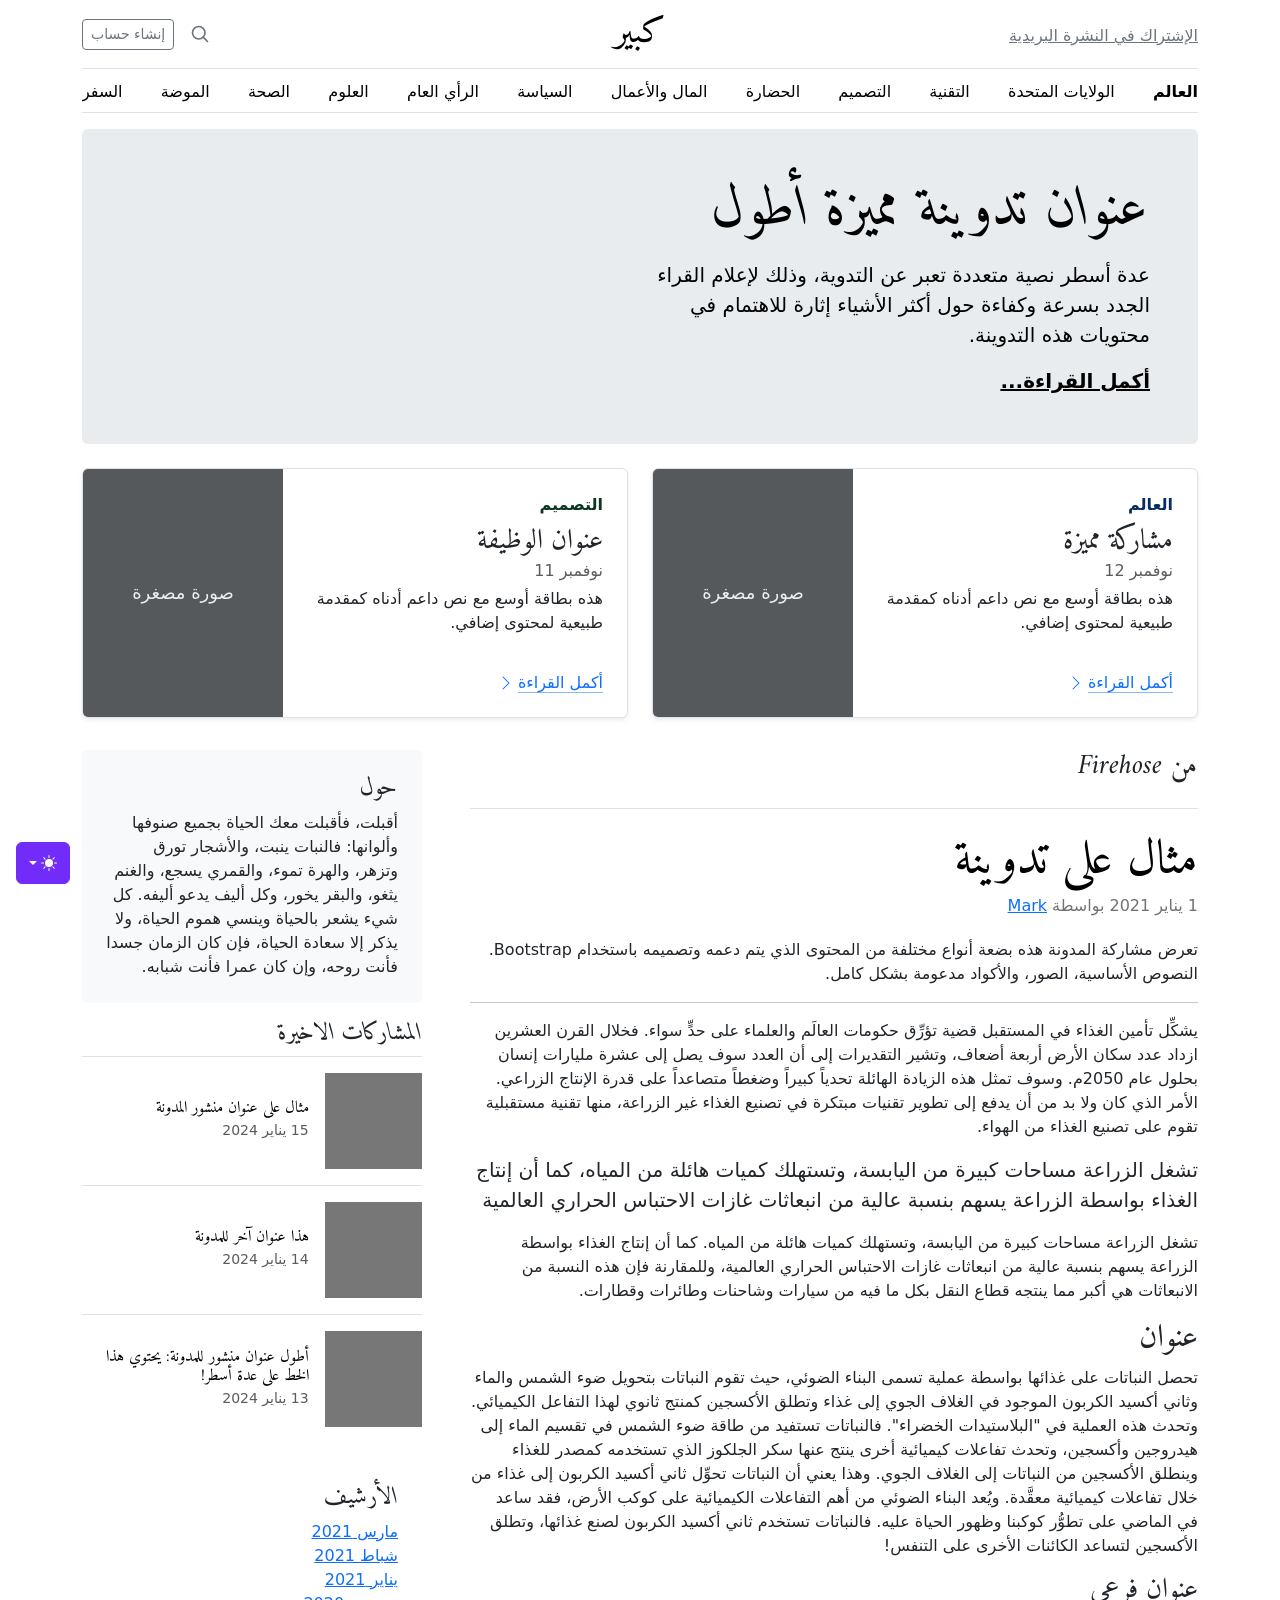
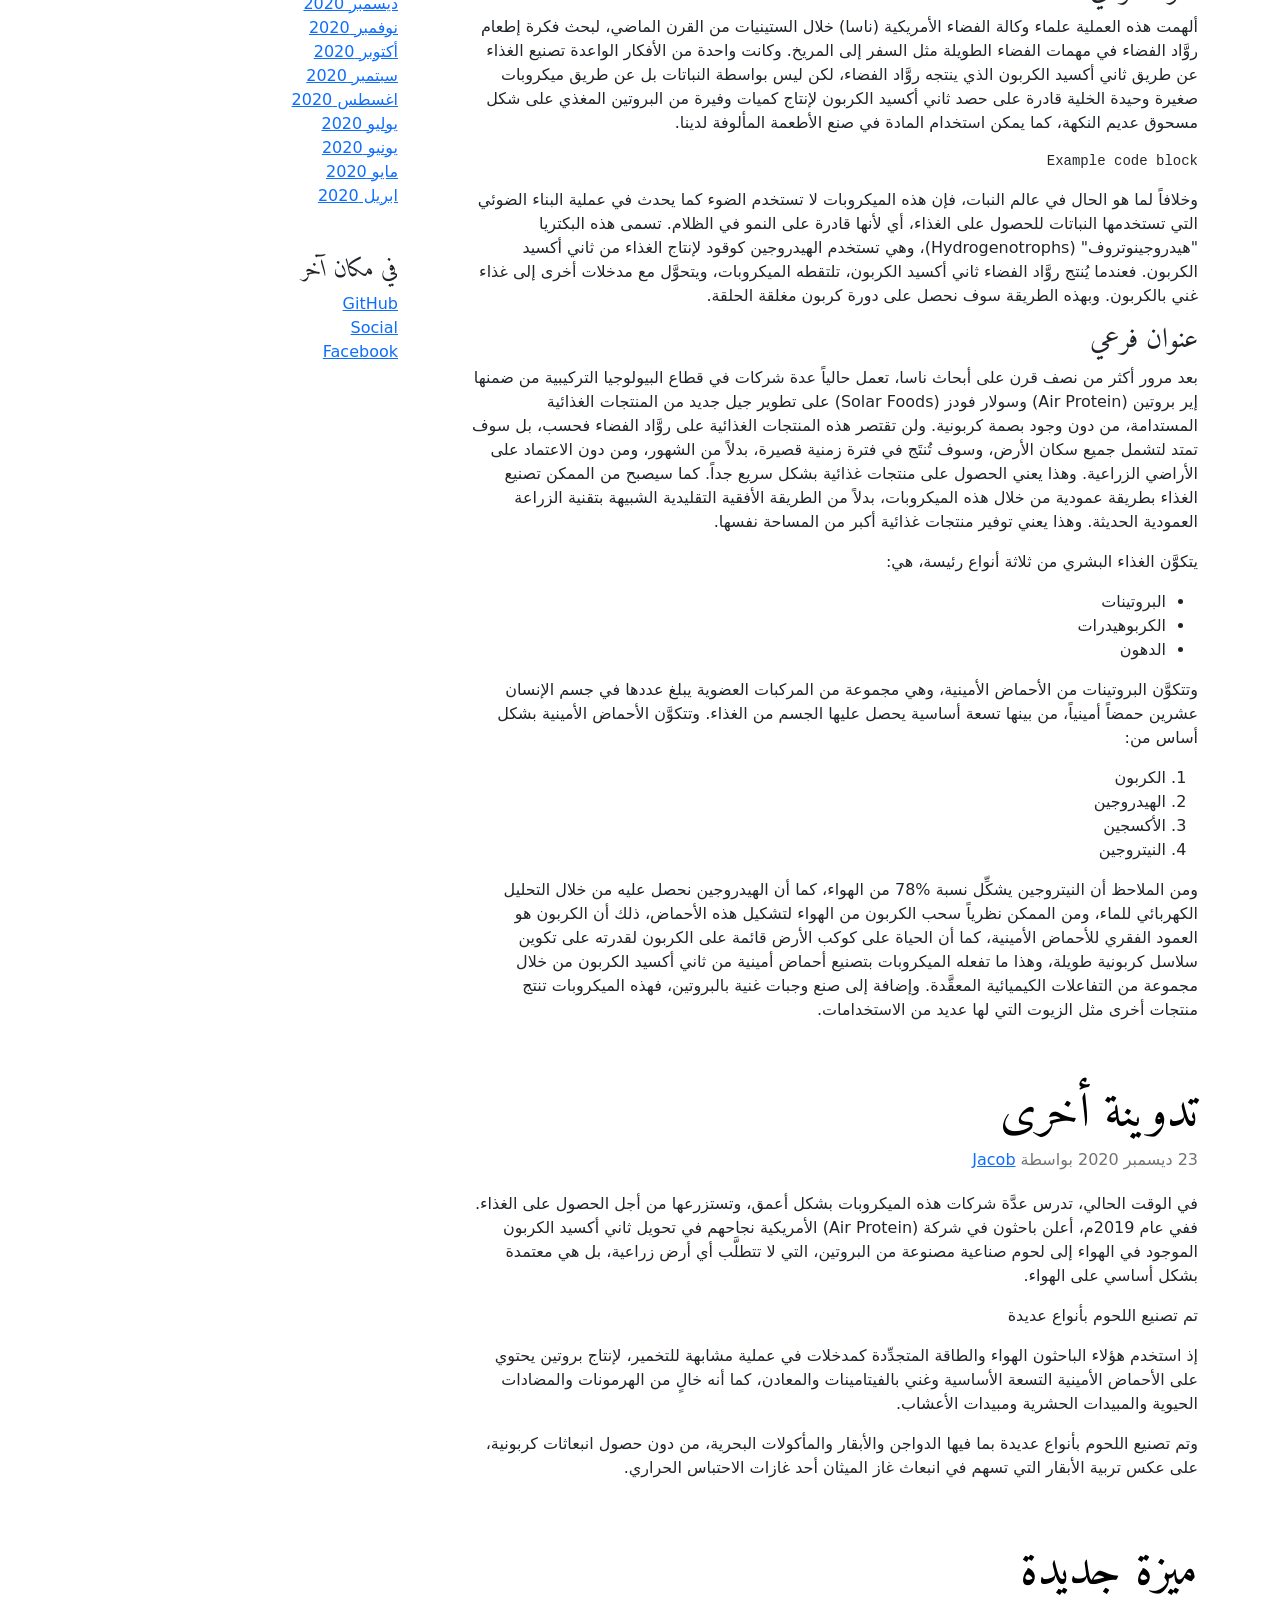
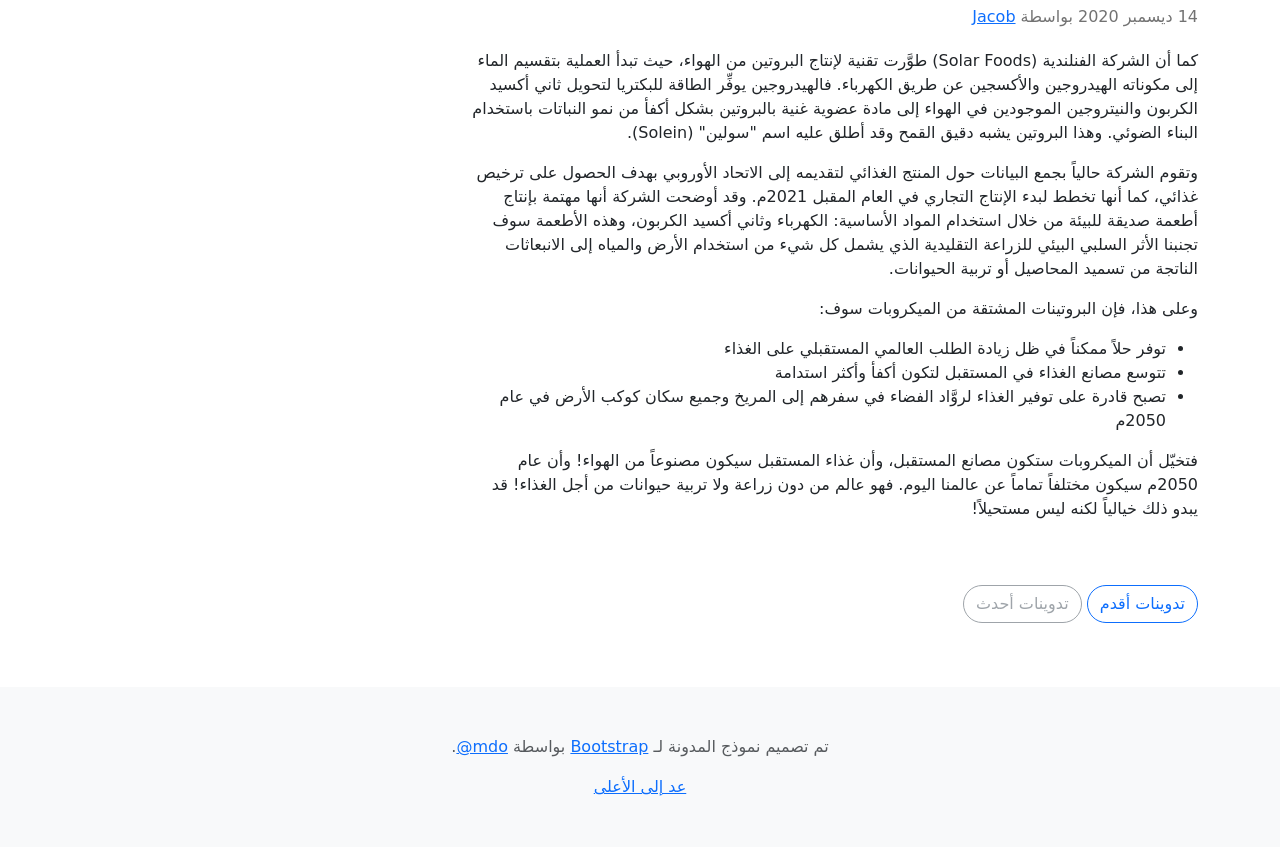
<file: disciplinas/desenvolvimento-web/AULA 04/bootstrap-5.3.8-examples/blog-rtl/index.html>
<!doctype html>
<html lang="ar" dir="rtl" data-bs-theme="auto">
  <head>
    <meta charset="utf-8" />
    <meta name="viewport" content="width=device-width, initial-scale=1" />
    <meta name="description" content="" />
    <meta
      name="author"
      content="Mark Otto, Jacob Thornton, and Bootstrap contributors"
    />
    <meta name="generator" content="Astro v5.13.2" />
    <title>قالب المدونة · Bootstrap v5.3</title>
    <link
      rel="canonical"
      href="https://getbootstrap.com/docs/5.3/examples/blog-rtl/"
    />
    <script src="../assets/js/color-modes.js"></script>
    <link href="../assets/dist/css/bootstrap.rtl.min.css" rel="stylesheet" />
    <meta name="theme-color" content="#712cf9" />
    <link
      href="https://fonts.googleapis.com/css?family=Amiri:wght@400;700&display=swap"
      rel="stylesheet"
    />
    <link href="../blog/blog.rtl.css" rel="stylesheet" />
    <style>
      .bd-placeholder-img {
        font-size: 1.125rem;
        text-anchor: middle;
        -webkit-user-select: none;
        -moz-user-select: none;
        user-select: none;
      }
      @media (min-width: 768px) {
        .bd-placeholder-img-lg {
          font-size: 3.5rem;
        }
      }
      .b-example-divider {
        width: 100%;
        height: 3rem;
        background-color: #0000001a;
        border: solid rgba(0, 0, 0, 0.15);
        border-width: 1px 0;
        box-shadow:
          inset 0 0.5em 1.5em #0000001a,
          inset 0 0.125em 0.5em #00000026;
      }
      .b-example-vr {
        flex-shrink: 0;
        width: 1.5rem;
        height: 100vh;
      }
      .bi {
        vertical-align: -0.125em;
        fill: currentColor;
      }
      .nav-scroller {
        position: relative;
        z-index: 2;
        height: 2.75rem;
        overflow-y: hidden;
      }
      .nav-scroller .nav {
        display: flex;
        flex-wrap: nowrap;
        padding-bottom: 1rem;
        margin-top: -1px;
        overflow-x: auto;
        text-align: center;
        white-space: nowrap;
        -webkit-overflow-scrolling: touch;
      }
      .btn-bd-primary {
        --bd-violet-bg: #712cf9;
        --bd-violet-rgb: 112.520718, 44.062154, 249.437846;
        --bs-btn-font-weight: 600;
        --bs-btn-color: var(--bs-white);
        --bs-btn-bg: var(--bd-violet-bg);
        --bs-btn-border-color: var(--bd-violet-bg);
        --bs-btn-hover-color: var(--bs-white);
        --bs-btn-hover-bg: #6528e0;
        --bs-btn-hover-border-color: #6528e0;
        --bs-btn-focus-shadow-rgb: var(--bd-violet-rgb);
        --bs-btn-active-color: var(--bs-btn-hover-color);
        --bs-btn-active-bg: #5a23c8;
        --bs-btn-active-border-color: #5a23c8;
      }
      .bd-mode-toggle {
        z-index: 1500;
      }
      .bd-mode-toggle .bi {
        width: 1em;
        height: 1em;
      }
      .bd-mode-toggle .dropdown-menu .active .bi {
        display: block !important;
      }
    </style>
  </head>
  <body>
    <svg xmlns="http://www.w3.org/2000/svg" class="d-none">
      <symbol id="check2" viewBox="0 0 16 16">
        <path
          d="M13.854 3.646a.5.5 0 0 1 0 .708l-7 7a.5.5 0 0 1-.708 0l-3.5-3.5a.5.5 0 1 1 .708-.708L6.5 10.293l6.646-6.647a.5.5 0 0 1 .708 0z"
        ></path>
      </symbol>
      <symbol id="circle-half" viewBox="0 0 16 16">
        <path
          d="M8 15A7 7 0 1 0 8 1v14zm0 1A8 8 0 1 1 8 0a8 8 0 0 1 0 16z"
        ></path>
      </symbol>
      <symbol id="moon-stars-fill" viewBox="0 0 16 16">
        <path
          d="M6 .278a.768.768 0 0 1 .08.858 7.208 7.208 0 0 0-.878 3.46c0 4.021 3.278 7.277 7.318 7.277.527 0 1.04-.055 1.533-.16a.787.787 0 0 1 .81.316.733.733 0 0 1-.031.893A8.349 8.349 0 0 1 8.344 16C3.734 16 0 12.286 0 7.71 0 4.266 2.114 1.312 5.124.06A.752.752 0 0 1 6 .278z"
        ></path>
        <path
          d="M10.794 3.148a.217.217 0 0 1 .412 0l.387 1.162c.173.518.579.924 1.097 1.097l1.162.387a.217.217 0 0 1 0 .412l-1.162.387a1.734 1.734 0 0 0-1.097 1.097l-.387 1.162a.217.217 0 0 1-.412 0l-.387-1.162A1.734 1.734 0 0 0 9.31 6.593l-1.162-.387a.217.217 0 0 1 0-.412l1.162-.387a1.734 1.734 0 0 0 1.097-1.097l.387-1.162zM13.863.099a.145.145 0 0 1 .274 0l.258.774c.115.346.386.617.732.732l.774.258a.145.145 0 0 1 0 .274l-.774.258a1.156 1.156 0 0 0-.732.732l-.258.774a.145.145 0 0 1-.274 0l-.258-.774a1.156 1.156 0 0 0-.732-.732l-.774-.258a.145.145 0 0 1 0-.274l.774-.258c.346-.115.617-.386.732-.732L13.863.1z"
        ></path>
      </symbol>
      <symbol id="sun-fill" viewBox="0 0 16 16">
        <path
          d="M8 12a4 4 0 1 0 0-8 4 4 0 0 0 0 8zM8 0a.5.5 0 0 1 .5.5v2a.5.5 0 0 1-1 0v-2A.5.5 0 0 1 8 0zm0 13a.5.5 0 0 1 .5.5v2a.5.5 0 0 1-1 0v-2A.5.5 0 0 1 8 13zm8-5a.5.5 0 0 1-.5.5h-2a.5.5 0 0 1 0-1h2a.5.5 0 0 1 .5.5zM3 8a.5.5 0 0 1-.5.5h-2a.5.5 0 0 1 0-1h2A.5.5 0 0 1 3 8zm10.657-5.657a.5.5 0 0 1 0 .707l-1.414 1.415a.5.5 0 1 1-.707-.708l1.414-1.414a.5.5 0 0 1 .707 0zm-9.193 9.193a.5.5 0 0 1 0 .707L3.05 13.657a.5.5 0 0 1-.707-.707l1.414-1.414a.5.5 0 0 1 .707 0zm9.193 2.121a.5.5 0 0 1-.707 0l-1.414-1.414a.5.5 0 0 1 .707-.707l1.414 1.414a.5.5 0 0 1 0 .707zM4.464 4.465a.5.5 0 0 1-.707 0L2.343 3.05a.5.5 0 1 1 .707-.707l1.414 1.414a.5.5 0 0 1 0 .708z"
        ></path>
      </symbol>
    </svg>
    <div
      class="dropdown position-fixed bottom-0 end-0 mb-3 me-3 bd-mode-toggle"
    >
      <button
        class="btn btn-bd-primary py-2 dropdown-toggle d-flex align-items-center"
        id="bd-theme"
        type="button"
        aria-expanded="false"
        data-bs-toggle="dropdown"
        aria-label="Toggle theme (auto)"
      >
        <svg class="bi my-1 theme-icon-active" aria-hidden="true">
          <use href="#circle-half"></use>
        </svg>
        <span class="visually-hidden" id="bd-theme-text">Toggle theme</span>
      </button>
      <ul
        class="dropdown-menu dropdown-menu-end shadow"
        aria-labelledby="bd-theme-text"
      >
        <li>
          <button
            type="button"
            class="dropdown-item d-flex align-items-center"
            data-bs-theme-value="light"
            aria-pressed="false"
          >
            <svg class="bi me-2 opacity-50" aria-hidden="true">
              <use href="#sun-fill"></use>
            </svg>
            Light
            <svg class="bi ms-auto d-none" aria-hidden="true">
              <use href="#check2"></use>
            </svg>
          </button>
        </li>
        <li>
          <button
            type="button"
            class="dropdown-item d-flex align-items-center"
            data-bs-theme-value="dark"
            aria-pressed="false"
          >
            <svg class="bi me-2 opacity-50" aria-hidden="true">
              <use href="#moon-stars-fill"></use>
            </svg>
            Dark
            <svg class="bi ms-auto d-none" aria-hidden="true">
              <use href="#check2"></use>
            </svg>
          </button>
        </li>
        <li>
          <button
            type="button"
            class="dropdown-item d-flex align-items-center active"
            data-bs-theme-value="auto"
            aria-pressed="true"
          >
            <svg class="bi me-2 opacity-50" aria-hidden="true">
              <use href="#circle-half"></use>
            </svg>
            Auto
            <svg class="bi ms-auto d-none" aria-hidden="true">
              <use href="#check2"></use>
            </svg>
          </button>
        </li>
      </ul>
    </div>
    <svg xmlns="http://www.w3.org/2000/svg" class="d-none">
      <symbol
        id="aperture"
        fill="none"
        stroke="currentColor"
        stroke-linecap="round"
        stroke-linejoin="round"
        stroke-width="2"
        viewBox="0 0 24 24"
      >
        <circle cx="12" cy="12" r="10"></circle>
        <path
          d="M14.31 8l5.74 9.94M9.69 8h11.48M7.38 12l5.74-9.94M9.69 16L3.95 6.06M14.31 16H2.83m13.79-4l-5.74 9.94"
        ></path>
      </symbol>
      <symbol id="cart" viewBox="0 0 16 16">
        <path
          d="M0 1.5A.5.5 0 0 1 .5 1H2a.5.5 0 0 1 .485.379L2.89 3H14.5a.5.5 0 0 1 .49.598l-1 5a.5.5 0 0 1-.465.401l-9.397.472L4.415 11H13a.5.5 0 0 1 0 1H4a.5.5 0 0 1-.491-.408L2.01 3.607 1.61 2H.5a.5.5 0 0 1-.5-.5zM3.102 4l.84 4.479 9.144-.459L13.89 4H3.102zM5 12a2 2 0 1 0 0 4 2 2 0 0 0 0-4zm7 0a2 2 0 1 0 0 4 2 2 0 0 0 0-4zm-7 1a1 1 0 1 1 0 2 1 1 0 0 1 0-2zm7 0a1 1 0 1 1 0 2 1 1 0 0 1 0-2z"
        ></path>
      </symbol>
      <symbol id="chevron-right" viewBox="0 0 16 16">
        <path
          fill-rule="evenodd"
          d="M4.646 1.646a.5.5 0 0 1 .708 0l6 6a.5.5 0 0 1 0 .708l-6 6a.5.5 0 0 1-.708-.708L10.293 8 4.646 2.354a.5.5 0 0 1 0-.708z"
        ></path>
      </symbol>
    </svg>
    <div class="container">
      <header class="border-bottom lh-1 py-3">
        <div class="row flex-nowrap justify-content-between align-items-center">
          <div class="col-4 pt-1">
            <a class="link-secondary" href="#">الإشتراك في النشرة البريدية</a>
          </div>
          <div class="col-4 text-center">
            <a
              class="blog-header-logo text-body-emphasis text-decoration-none"
              href="#"
              >كبير</a
            >
          </div>
          <div class="col-4 d-flex justify-content-end align-items-center">
            <a class="link-secondary" href="#" aria-label="بحث">
              <svg
                xmlns="http://www.w3.org/2000/svg"
                width="20"
                height="20"
                fill="none"
                stroke="currentColor"
                stroke-linecap="round"
                stroke-linejoin="round"
                stroke-width="2"
                class="mx-3"
                role="img"
                viewBox="0 0 24 24"
              >
                <title>بحث</title>
                <circle cx="10.5" cy="10.5" r="7.5"></circle>
                <path d="M21 21l-5.2-5.2"></path>
              </svg>
            </a>
            <a class="btn btn-sm btn-outline-secondary" href="#">إنشاء حساب</a>
          </div>
        </div>
      </header>
      <div class="nav-scroller py-1 mb-3 border-bottom">
        <nav class="nav nav-underline justify-content-between">
          <a class="nav-item nav-link link-body-emphasis active" href="#"
            >العالم</a
          >
          <a class="nav-item nav-link link-body-emphasis" href="#"
            >الولايات المتحدة</a
          >
          <a class="nav-item nav-link link-body-emphasis" href="#">التقنية</a>
          <a class="nav-item nav-link link-body-emphasis" href="#">التصميم</a>
          <a class="nav-item nav-link link-body-emphasis" href="#">الحضارة</a>
          <a class="nav-item nav-link link-body-emphasis" href="#"
            >المال والأعمال</a
          >
          <a class="nav-item nav-link link-body-emphasis" href="#">السياسة</a>
          <a class="nav-item nav-link link-body-emphasis" href="#"
            >الرأي العام</a
          >
          <a class="nav-item nav-link link-body-emphasis" href="#">العلوم</a>
          <a class="nav-item nav-link link-body-emphasis" href="#">الصحة</a>
          <a class="nav-item nav-link link-body-emphasis" href="#">الموضة</a>
          <a class="nav-item nav-link link-body-emphasis" href="#">السفر</a>
        </nav>
      </div>
    </div>
    <main class="container">
      <div class="p-4 p-md-5 mb-4 rounded text-body-emphasis bg-body-secondary">
        <div class="col-lg-6 px-0">
          <h1 class="display-4 fst-italic">عنوان تدوينة مميزة أطول</h1>
          <p class="lead my-3">
            عدة أسطر نصية متعددة تعبر عن التدوية، وذلك لإعلام القراء الجدد بسرعة
            وكفاءة حول أكثر الأشياء إثارة للاهتمام في محتويات هذه التدوينة.
          </p>
          <p class="lead mb-0">
            <a href="#" class="text-body-emphasis fw-bold">أكمل القراءة...</a>
          </p>
        </div>
      </div>
      <div class="row mb-2">
        <div class="col-md-6">
          <div
            class="row g-0 border rounded overflow-hidden flex-md-row mb-4 shadow-sm h-md-250 position-relative"
          >
            <div class="col p-4 d-flex flex-column position-static">
              <strong class="d-inline-block mb-2 text-primary-emphasis"
                >العالم</strong
              >
              <h3 class="mb-0">مشاركة مميزة</h3>
              <div class="mb-1 text-body-secondary">نوفمبر 12</div>
              <p class="card-text mb-auto">
                هذه بطاقة أوسع مع نص داعم أدناه كمقدمة طبيعية لمحتوى إضافي.
              </p>
              <a
                href="#"
                class="icon-link gap-1 icon-link-hover stretched-link"
              >
                أكمل القراءة
                <svg class="bi" aria-hidden="true">
                  <use xlink:href="#chevron-right"></use>
                </svg>
              </a>
            </div>
            <div class="col-auto d-none d-lg-block">
              <svg
                aria-label="Placeholder: صورة مصغرة"
                class="bd-placeholder-img"
                height="250"
                preserveAspectRatio="xMidYMid slice"
                role="img"
                width="200"
                xmlns="http://www.w3.org/2000/svg"
              >
                <title>Placeholder</title>
                <rect width="100%" height="100%" fill="#55595c"></rect>
                <text x="50%" y="50%" fill="#eceeef" dy=".3em">صورة مصغرة</text>
              </svg>
            </div>
          </div>
        </div>
        <div class="col-md-6">
          <div
            class="row g-0 border rounded overflow-hidden flex-md-row mb-4 shadow-sm h-md-250 position-relative"
          >
            <div class="col p-4 d-flex flex-column position-static">
              <strong class="d-inline-block mb-2 text-success-emphasis"
                >التصميم</strong
              >
              <h3 class="mb-0">عنوان الوظيفة</h3>
              <div class="mb-1 text-body-secondary">نوفمبر 11</div>
              <p class="mb-auto">
                هذه بطاقة أوسع مع نص داعم أدناه كمقدمة طبيعية لمحتوى إضافي.
              </p>
              <a
                href="#"
                class="icon-link gap-1 icon-link-hover stretched-link"
              >
                أكمل القراءة
                <svg class="bi" aria-hidden="true">
                  <use xlink:href="#chevron-right"></use>
                </svg>
              </a>
            </div>
            <div class="col-auto d-none d-lg-block">
              <svg
                aria-label="Placeholder: صورة مصغرة"
                class="bd-placeholder-img"
                height="250"
                preserveAspectRatio="xMidYMid slice"
                role="img"
                width="200"
                xmlns="http://www.w3.org/2000/svg"
              >
                <title>Placeholder</title>
                <rect width="100%" height="100%" fill="#55595c"></rect>
                <text x="50%" y="50%" fill="#eceeef" dy=".3em">صورة مصغرة</text>
              </svg>
            </div>
          </div>
        </div>
      </div>
      <div class="row g-5">
        <div class="col-md-8">
          <h3 class="pb-4 mb-4 fst-italic border-bottom">من Firehose</h3>
          <article class="blog-post">
            <h2 class="display-5 link-body-emphasis mb-1">مثال على تدوينة</h2>
            <p class="blog-post-meta">
              1 يناير 2021 بواسطة <a href="#"> Mark </a>
            </p>
            <p>
              تعرض مشاركة المدونة هذه بضعة أنواع مختلفة من المحتوى الذي يتم دعمه
              وتصميمه باستخدام Bootstrap. النصوص الأساسية، الصور، والأكواد
              مدعومة بشكل كامل.
            </p>
            <hr />
            <p>
              يشكِّل تأمين الغذاء في المستقبل قضية تؤرِّق حكومات العالَم
              والعلماء على حدٍّ سواء. فخلال القرن العشرين ازداد عدد سكان الأرض
              أربعة أضعاف، وتشير التقديرات إلى أن العدد سوف يصل إلى عشرة مليارات
              إنسان بحلول عام 2050م. وسوف تمثل هذه الزيادة الهائلة تحدياً كبيراً
              وضغطاً متصاعداً على قدرة الإنتاج الزراعي. الأمر الذي كان ولا بد من
              أن يدفع إلى تطوير تقنيات مبتكرة في تصنيع الغذاء غير الزراعة، منها
              تقنية مستقبلية تقوم على تصنيع الغذاء من الهواء.
            </p>
            <blockquote class="blockquote">
              <p>
                تشغل الزراعة مساحات كبيرة من اليابسة، وتستهلك كميات هائلة من
                المياه، كما أن إنتاج الغذاء بواسطة الزراعة يسهم بنسبة عالية من
                انبعاثات غازات الاحتباس الحراري العالمية
              </p>
            </blockquote>
            <p>
              تشغل الزراعة مساحات كبيرة من اليابسة، وتستهلك كميات هائلة من
              المياه. كما أن إنتاج الغذاء بواسطة الزراعة يسهم بنسبة عالية من
              انبعاثات غازات الاحتباس الحراري العالمية، وللمقارنة فإن هذه النسبة
              من الانبعاثات هي أكبر مما ينتجه قطاع النقل بكل ما فيه من سيارات
              وشاحنات وطائرات وقطارات.
            </p>
            <h2>عنوان</h2>
            <p>
              تحصل النباتات على غذائها بواسطة عملية تسمى البناء الضوئي، حيث تقوم
              النباتات بتحويل ضوء الشمس والماء وثاني أكسيد الكربون الموجود في
              الغلاف الجوي إلى غذاء وتطلق الأكسجين كمنتج ثانوي لهذا التفاعل
              الكيميائي. وتحدث هذه العملية في "البلاستيدات الخضراء". فالنباتات
              تستفيد من طاقة ضوء الشمس في تقسيم الماء إلى هيدروجين وأكسجين،
              وتحدث تفاعلات كيميائية أخرى ينتج عنها سكر الجلكوز الذي تستخدمه
              كمصدر للغذاء وينطلق الأكسجين من النباتات إلى الغلاف الجوي. وهذا
              يعني أن النباتات تحوِّل ثاني أكسيد الكربون إلى غذاء من خلال
              تفاعلات كيميائية معقَّدة. ويُعد البناء الضوئي من أهم التفاعلات
              الكيميائية على كوكب الأرض، فقد ساعد في الماضي على تطوُّر كوكبنا
              وظهور الحياة عليه. فالنباتات تستخدم ثاني أكسيد الكربون لصنع
              غذائها، وتطلق الأكسجين لتساعد الكائنات الأخرى على التنفس!
            </p>
            <h3>عنوان فرعي</h3>
            <p>
              ألهمت هذه العملية علماء وكالة الفضاء الأمريكية (ناسا) خلال
              الستينيات من القرن الماضي، لبحث فكرة إطعام روَّاد الفضاء في مهمات
              الفضاء الطويلة مثل السفر إلى المريخ. وكانت واحدة من الأفكار
              الواعدة تصنيع الغذاء عن طريق ثاني أكسيد الكربون الذي ينتجه روَّاد
              الفضاء، لكن ليس بواسطة النباتات بل عن طريق ميكروبات صغيرة وحيدة
              الخلية قادرة على حصد ثاني أكسيد الكربون لإنتاج كميات وفيرة من
              البروتين المغذي على شكل مسحوق عديم النكهة، كما يمكن استخدام المادة
              في صنع الأطعمة المألوفة لدينا.
            </p>
            <pre><code>Example code block</code></pre>
            <p>
              وخلافاً لما هو الحال في عالم النبات، فإن هذه الميكروبات لا تستخدم
              الضوء كما يحدث في عملية البناء الضوئي التي تستخدمها النباتات
              للحصول على الغذاء، أي لأنها قادرة على النمو في الظلام. تسمى هذه
              البكتريا "هيدروجينوتروف" (Hydrogenotrophs)، وهي تستخدم الهيدروجين
              كوقود لإنتاج الغذاء من ثاني أكسيد الكربون. فعندما يُنتج روَّاد
              الفضاء ثاني أكسيد الكربون، تلتقطه الميكروبات، ويتحوَّل مع مدخلات
              أخرى إلى غذاء غني بالكربون. وبهذه الطريقة سوف نحصل على دورة كربون
              مغلقة الحلقة.
            </p>
            <h3>عنوان فرعي</h3>
            <p>
              بعد مرور أكثر من نصف قرن على أبحاث ناسا، تعمل حالياً عدة شركات في
              قطاع البيولوجيا التركيبية من ضمنها إير بروتين (Air Protein) وسولار
              فودز (Solar Foods) على تطوير جيل جديد من المنتجات الغذائية
              المستدامة، من دون وجود بصمة كربونية. ولن تقتصر هذه المنتجات
              الغذائية على روَّاد الفضاء فحسب، بل سوف تمتد لتشمل جميع سكان
              الأرض، وسوف تُنتَج في فترة زمنية قصيرة، بدلاً من الشهور، ومن دون
              الاعتماد على الأراضي الزراعية. وهذا يعني الحصول على منتجات غذائية
              بشكل سريع جداً. كما سيصبح من الممكن تصنيع الغذاء بطريقة عمودية من
              خلال هذه الميكروبات، بدلاً من الطريقة الأفقية التقليدية الشبيهة
              بتقنية الزراعة العمودية الحديثة. وهذا يعني توفير منتجات غذائية
              أكبر من المساحة نفسها.
            </p>
            <p>يتكوَّن الغذاء البشري من ثلاثة أنواع رئيسة، هي:</p>
            <ul>
              <li>البروتينات</li>
              <li>الكربوهيدرات</li>
              <li>الدهون</li>
            </ul>
            <p>
              وتتكوَّن البروتينات من الأحماض الأمينية، وهي مجموعة من المركبات
              العضوية يبلغ عددها في جسم الإنسان عشرين حمضاً أمينياً، من بينها
              تسعة أساسية يحصل عليها الجسم من الغذاء. وتتكوَّن الأحماض الأمينية
              بشكل أساس من:
            </p>
            <ol>
              <li>الكربون</li>
              <li>الهيدروجين</li>
              <li>الأكسجين</li>
              <li>النيتروجين</li>
            </ol>
            <p>
              ومن الملاحظ أن النيتروجين يشكِّل نسبة %78 من الهواء، كما أن
              الهيدروجين نحصل عليه من خلال التحليل الكهربائي للماء، ومن الممكن
              نظرياً سحب الكربون من الهواء لتشكيل هذه الأحماض، ذلك أن الكربون هو
              العمود الفقري للأحماض الأمينية، كما أن الحياة على كوكب الأرض قائمة
              على الكربون لقدرته على تكوين سلاسل كربونية طويلة، وهذا ما تفعله
              الميكروبات بتصنيع أحماض أمينية من ثاني أكسيد الكربون من خلال
              مجموعة من التفاعلات الكيميائية المعقَّدة. وإضافة إلى صنع وجبات
              غنية بالبروتين، فهذه الميكروبات تنتج منتجات أخرى مثل الزيوت التي
              لها عديد من الاستخدامات.
            </p>
          </article>
          <article class="blog-post">
            <h2 class="display-5 link-body-emphasis mb-1">تدوينة أخرى</h2>
            <p class="blog-post-meta">
              23 ديسمبر 2020 بواسطة <a href="#">Jacob</a>
            </p>
            <p>
              في الوقت الحالي، تدرس عدَّة شركات هذه الميكروبات بشكل أعمق،
              وتستزرعها من أجل الحصول على الغذاء. ففي عام 2019م، أعلن باحثون في
              شركة (Air Protein) الأمريكية نجاحهم في تحويل ثاني أكسيد الكربون
              الموجود في الهواء إلى لحوم صناعية مصنوعة من البروتين، التي لا
              تتطلَّب أي أرض زراعية، بل هي معتمدة بشكل أساسي على الهواء.
            </p>
            <blockquote><p>تم تصنيع اللحوم بأنواع عديدة</p></blockquote>
            <p>
              إذ استخدم هؤلاء الباحثون الهواء والطاقة المتجدِّدة كمدخلات في
              عملية مشابهة للتخمير، لإنتاج بروتين يحتوي على الأحماض الأمينية
              التسعة الأساسية وغني بالفيتامينات والمعادن، كما أنه خالٍ من
              الهرمونات والمضادات الحيوية والمبيدات الحشرية ومبيدات الأعشاب.
            </p>
            <p>
              وتم تصنيع اللحوم بأنواع عديدة بما فيها الدواجن والأبقار والمأكولات
              البحرية، من دون حصول انبعاثات كربونية، على عكس تربية الأبقار التي
              تسهم في انبعاث غاز الميثان أحد غازات الاحتباس الحراري.
            </p>
          </article>
          <article class="blog-post">
            <h2 class="display-5 link-body-emphasis mb-1">ميزة جديدة</h2>
            <p class="blog-post-meta">
              14 ديسمبر 2020 بواسطة <a href="#">Jacob</a>
            </p>
            <p>
              كما أن الشركة الفنلندية (Solar Foods) طوَّرت تقنية لإنتاج البروتين
              من الهواء، حيث تبدأ العملية بتقسيم الماء إلى مكوناته الهيدروجين
              والأكسجين عن طريق الكهرباء. فالهيدروجين يوفِّر الطاقة للبكتريا
              لتحويل ثاني أكسيد الكربون والنيتروجين الموجودين في الهواء إلى مادة
              عضوية غنية بالبروتين بشكل أكفأ من نمو النباتات باستخدام البناء
              الضوئي. وهذا البروتين يشبه دقيق القمح وقد أطلق عليه اسم "سولين"
              (Solein).
            </p>
            <p>
              وتقوم الشركة حالياً بجمع البيانات حول المنتج الغذائي لتقديمه إلى
              الاتحاد الأوروبي بهدف الحصول على ترخيص غذائي، كما أنها تخطط لبدء
              الإنتاج التجاري في العام المقبل 2021م. وقد أوضحت الشركة أنها مهتمة
              بإنتاج أطعمة صديقة للبيئة من خلال استخدام المواد الأساسية:
              الكهرباء وثاني أكسيد الكربون، وهذه الأطعمة سوف تجنبنا الأثر السلبي
              البيئي للزراعة التقليدية الذي يشمل كل شيء من استخدام الأرض والمياه
              إلى الانبعاثات الناتجة من تسميد المحاصيل أو تربية الحيوانات.
            </p>
            <p>وعلى هذا، فإن البروتينات المشتقة من الميكروبات سوف:</p>
            <ul>
              <li>
                توفر حلاً ممكناً في ظل زيادة الطلب العالمي المستقبلي على الغذاء
              </li>
              <li>تتوسع مصانع الغذاء في المستقبل لتكون أكفأ وأكثر استدامة</li>
              <li>
                تصبح قادرة على توفير الغذاء لروَّاد الفضاء في سفرهم إلى المريخ
                وجميع سكان كوكب الأرض في عام 2050م
              </li>
            </ul>
            <p>
              فتخيّل أن الميكروبات ستكون مصانع المستقبل، وأن غذاء المستقبل سيكون
              مصنوعاً من الهواء! وأن عام 2050م سيكون مختلفاً تماماً عن عالمنا
              اليوم. فهو عالم من دون زراعة ولا تربية حيوانات من أجل الغذاء! قد
              يبدو ذلك خيالياً لكنه ليس مستحيلاً!
            </p>
          </article>
          <nav class="blog-pagination" aria-label="Pagination">
            <a class="btn btn-outline-primary rounded-pill" href="#"
              >تدوينات أقدم</a
            >
            <a
              class="btn btn-outline-secondary rounded-pill disabled"
              aria-disabled="true"
              >تدوينات أحدث</a
            >
          </nav>
        </div>
        <div class="col-md-4">
          <div class="position-sticky" style="top: 2rem">
            <div class="p-4 mb-3 bg-body-tertiary rounded">
              <h4 class="fst-italic">حول</h4>
              <p class="mb-0">
                أقبلت، فأقبلت معك الحياة بجميع صنوفها وألوانها: فالنبات ينبت،
                والأشجار تورق وتزهر، والهرة تموء، والقمري يسجع، والغنم يثغو،
                والبقر يخور، وكل أليف يدعو أليفه. كل شيء يشعر بالحياة وينسي هموم
                الحياة، ولا يذكر إلا سعادة الحياة، فإن كان الزمان جسدا فأنت
                روحه، وإن كان عمرا فأنت شبابه.
              </p>
            </div>
            <div>
              <h4 class="fst-italic">المشاركات الاخيرة</h4>
              <ul class="list-unstyled">
                <li>
                  <a
                    class="d-flex flex-column flex-lg-row gap-3 align-items-start align-items-lg-center py-3 link-body-emphasis text-decoration-none border-top"
                    href="#"
                  >
                    <svg
                      aria-hidden="true"
                      class="bd-placeholder-img"
                      height="96"
                      preserveAspectRatio="xMidYMid slice"
                      width="100%"
                      xmlns="http://www.w3.org/2000/svg"
                    >
                      <rect width="100%" height="100%" fill="#777"></rect>
                    </svg>
                    <div class="col-lg-8">
                      <h6 class="mb-0">مثال على عنوان منشور المدونة</h6>
                      <small class="text-body-secondary">15 يناير 2024</small>
                    </div>
                  </a>
                </li>
                <li>
                  <a
                    class="d-flex flex-column flex-lg-row gap-3 align-items-start align-items-lg-center py-3 link-body-emphasis text-decoration-none border-top"
                    href="#"
                  >
                    <svg
                      aria-hidden="true"
                      class="bd-placeholder-img"
                      height="96"
                      preserveAspectRatio="xMidYMid slice"
                      width="100%"
                      xmlns="http://www.w3.org/2000/svg"
                    >
                      <rect width="100%" height="100%" fill="#777"></rect>
                    </svg>
                    <div class="col-lg-8">
                      <h6 class="mb-0">هذا عنوان آخر للمدونة</h6>
                      <small class="text-body-secondary">14 يناير 2024</small>
                    </div>
                  </a>
                </li>
                <li>
                  <a
                    class="d-flex flex-column flex-lg-row gap-3 align-items-start align-items-lg-center py-3 link-body-emphasis text-decoration-none border-top"
                    href="#"
                  >
                    <svg
                      aria-hidden="true"
                      class="bd-placeholder-img"
                      height="96"
                      preserveAspectRatio="xMidYMid slice"
                      width="100%"
                      xmlns="http://www.w3.org/2000/svg"
                    >
                      <rect width="100%" height="100%" fill="#777"></rect>
                    </svg>
                    <div class="col-lg-8">
                      <h6 class="mb-0">
                        أطول عنوان منشور للمدونة: يحتوي هذا الخط على عدة أسطر!
                      </h6>
                      <small class="text-body-secondary">13 يناير 2024</small>
                    </div>
                  </a>
                </li>
              </ul>
            </div>
            <div class="p-4">
              <h4 class="fst-italic">الأرشيف</h4>
              <ol class="list-unstyled mb-0">
                <li><a href="#">مارس 2021</a></li>
                <li><a href="#">شباط 2021</a></li>
                <li><a href="#">يناير 2021</a></li>
                <li><a href="#">ديسمبر 2020</a></li>
                <li><a href="#">نوفمبر 2020</a></li>
                <li><a href="#">أكتوبر 2020</a></li>
                <li><a href="#">سبتمبر 2020</a></li>
                <li><a href="#">اغسطس 2020</a></li>
                <li><a href="#">يوليو 2020</a></li>
                <li><a href="#">يونيو 2020</a></li>
                <li><a href="#">مايو 2020</a></li>
                <li><a href="#">ابريل 2020</a></li>
              </ol>
            </div>
            <div class="p-4">
              <h4 class="fst-italic">في مكان آخر</h4>
              <ol class="list-unstyled">
                <li><a href="#">GitHub</a></li>
                <li><a href="#">Social</a></li>
                <li><a href="#">Facebook</a></li>
              </ol>
            </div>
          </div>
        </div>
      </div>
    </main>
    <footer class="py-5 text-center text-body-secondary bg-body-tertiary">
      <p>
        تم تصميم نموذج المدونة لـ
        <a href="https://getbootstrap.com/">Bootstrap</a> بواسطة
        <a href="https://x.com/mdo"><bdi lang="en" dir="ltr">@mdo</bdi></a
        >.
      </p>
      <p class="mb-0"><a href="#">عد إلى الأعلى</a></p>
    </footer>
    <script
      src="../assets/dist/js/bootstrap.bundle.min.js"
      class="astro-vvvwv3sm"
    ></script>
  </body>
</html>
</file>
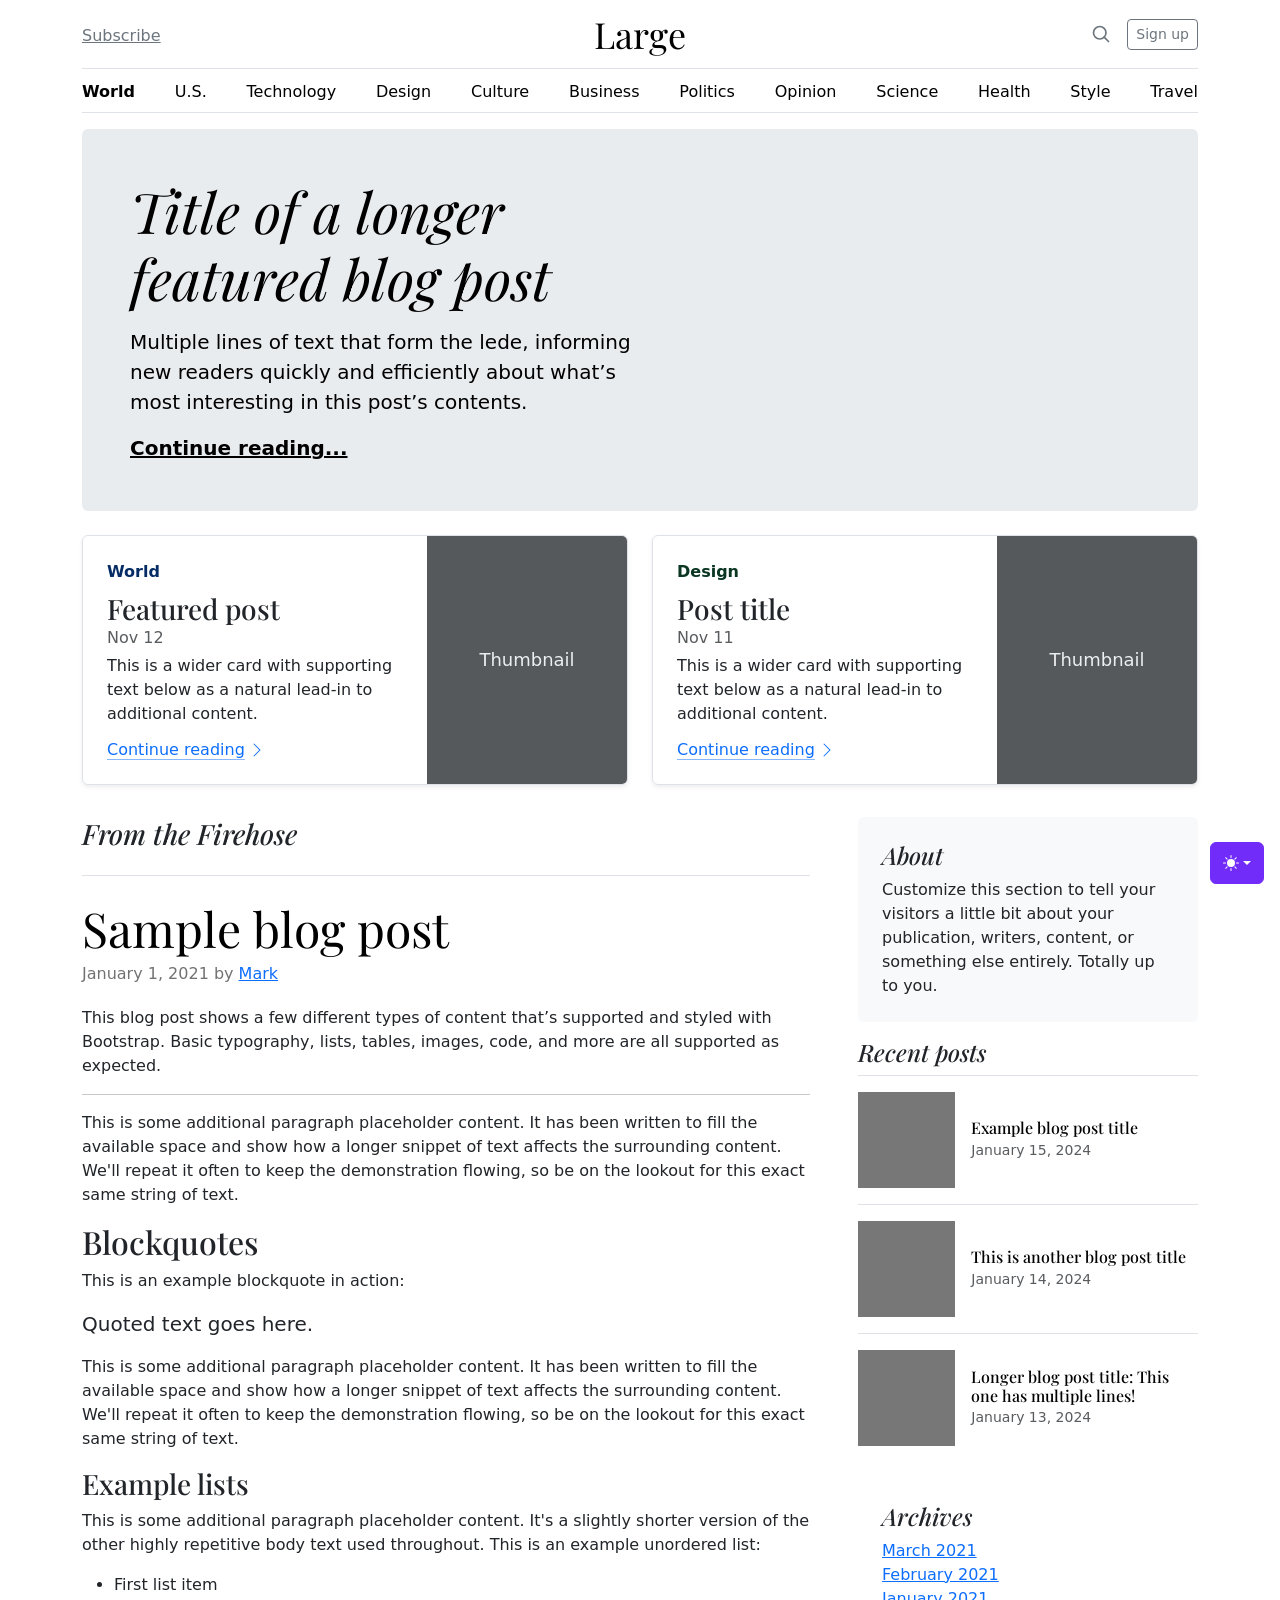
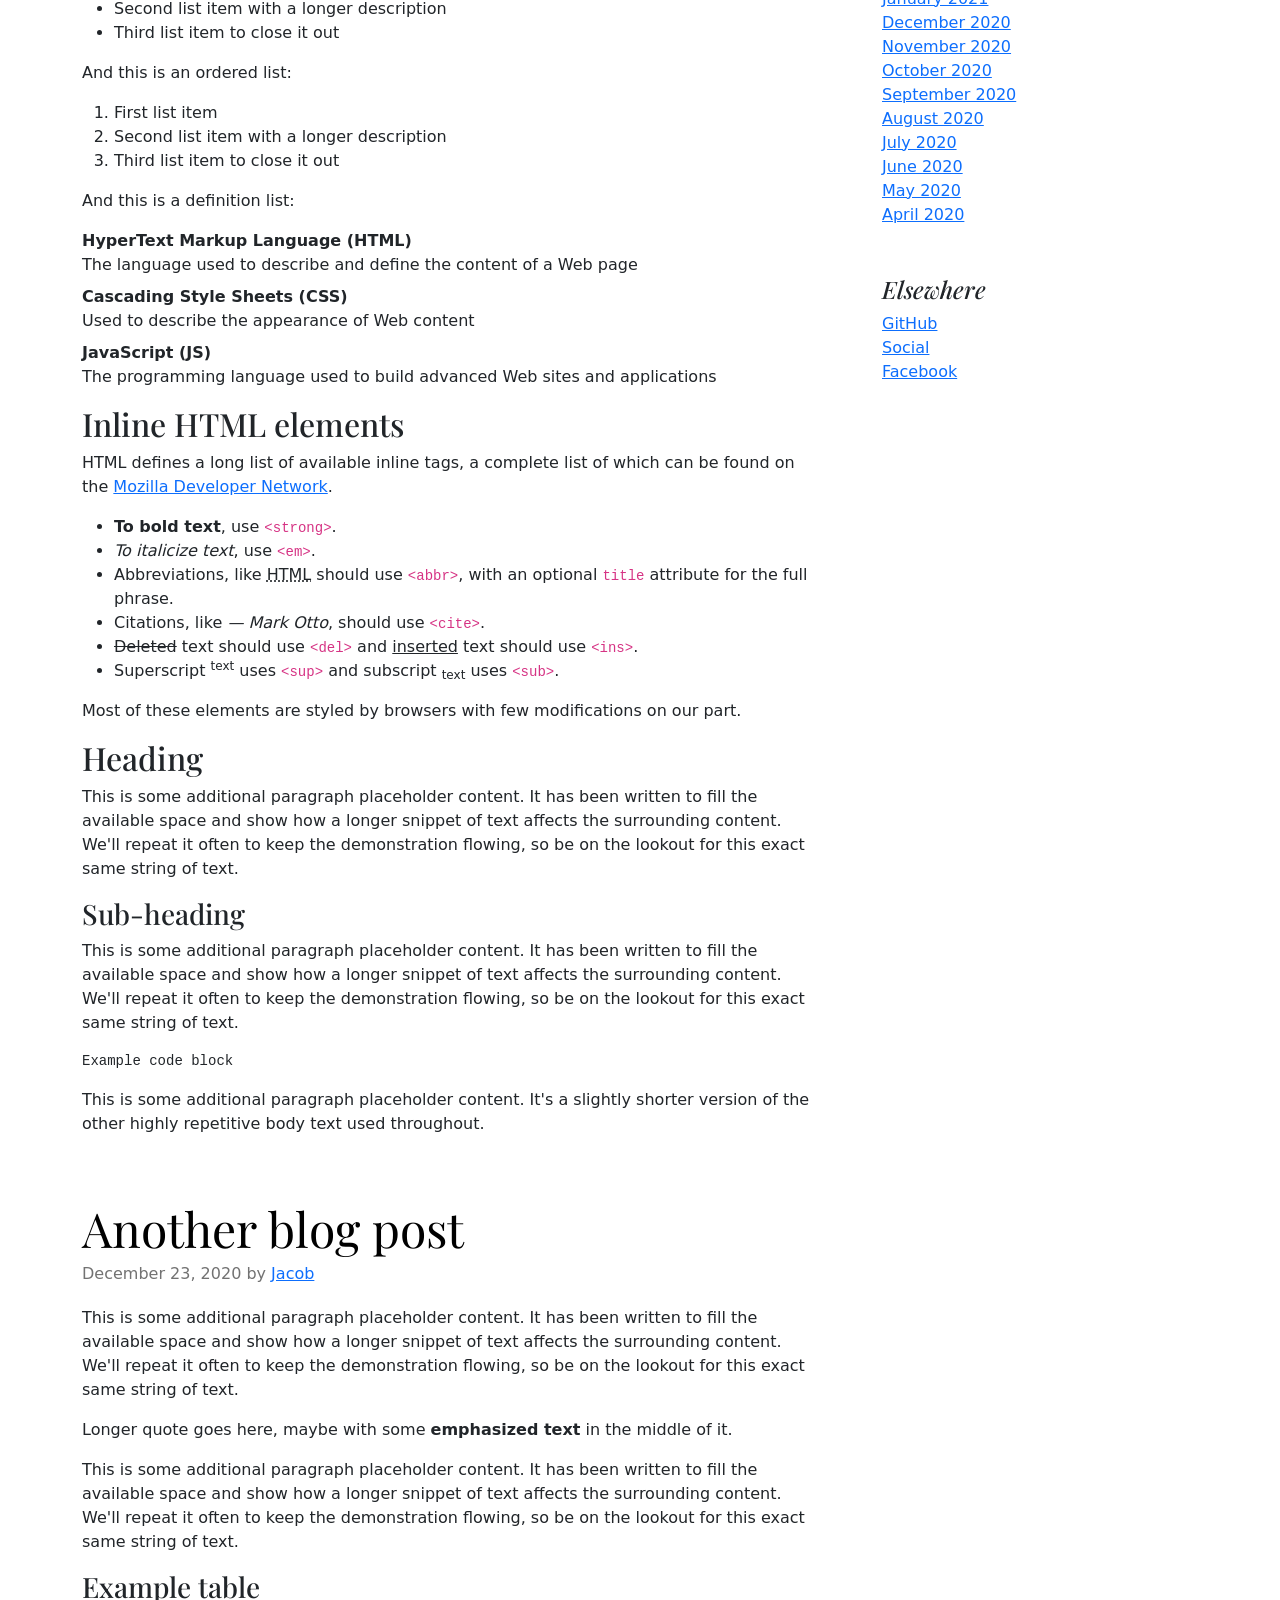
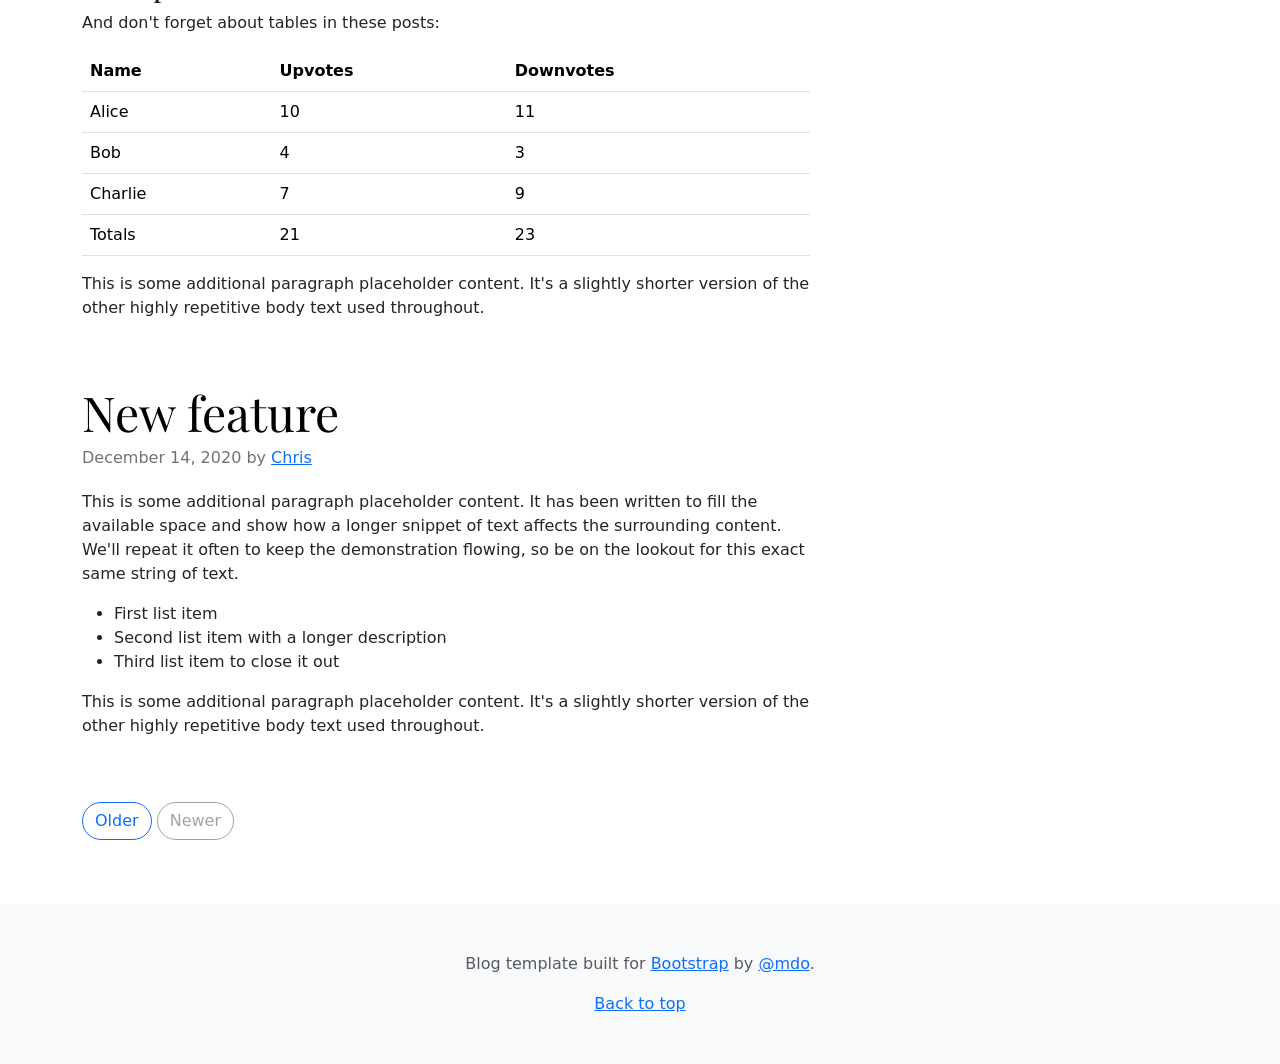
<file: disciplinas/desenvolvimento-web/AULA 04/bootstrap-5.3.8-examples/blog/index.html>
<!doctype html>
<html lang="en" data-bs-theme="auto">
  <head>
    <meta charset="utf-8" />
    <meta name="viewport" content="width=device-width, initial-scale=1" />
    <meta name="description" content="" />
    <meta
      name="author"
      content="Mark Otto, Jacob Thornton, and Bootstrap contributors"
    />
    <meta name="generator" content="Astro v5.13.2" />
    <title>Blog Template · Bootstrap v5.3</title>
    <link
      rel="canonical"
      href="https://getbootstrap.com/docs/5.3/examples/blog/"
    />
    <script src="../assets/js/color-modes.js"></script>
    <link href="../assets/dist/css/bootstrap.min.css" rel="stylesheet" />
    <meta name="theme-color" content="#712cf9" />
    <link
      href="https://fonts.googleapis.com/css?family=Playfair+Display:700,900&display=swap"
      rel="stylesheet"
    />
    <link href="blog.css" rel="stylesheet" />
    <style>
      .bd-placeholder-img {
        font-size: 1.125rem;
        text-anchor: middle;
        -webkit-user-select: none;
        -moz-user-select: none;
        user-select: none;
      }
      @media (min-width: 768px) {
        .bd-placeholder-img-lg {
          font-size: 3.5rem;
        }
      }
      .b-example-divider {
        width: 100%;
        height: 3rem;
        background-color: #0000001a;
        border: solid rgba(0, 0, 0, 0.15);
        border-width: 1px 0;
        box-shadow:
          inset 0 0.5em 1.5em #0000001a,
          inset 0 0.125em 0.5em #00000026;
      }
      .b-example-vr {
        flex-shrink: 0;
        width: 1.5rem;
        height: 100vh;
      }
      .bi {
        vertical-align: -0.125em;
        fill: currentColor;
      }
      .nav-scroller {
        position: relative;
        z-index: 2;
        height: 2.75rem;
        overflow-y: hidden;
      }
      .nav-scroller .nav {
        display: flex;
        flex-wrap: nowrap;
        padding-bottom: 1rem;
        margin-top: -1px;
        overflow-x: auto;
        text-align: center;
        white-space: nowrap;
        -webkit-overflow-scrolling: touch;
      }
      .btn-bd-primary {
        --bd-violet-bg: #712cf9;
        --bd-violet-rgb: 112.520718, 44.062154, 249.437846;
        --bs-btn-font-weight: 600;
        --bs-btn-color: var(--bs-white);
        --bs-btn-bg: var(--bd-violet-bg);
        --bs-btn-border-color: var(--bd-violet-bg);
        --bs-btn-hover-color: var(--bs-white);
        --bs-btn-hover-bg: #6528e0;
        --bs-btn-hover-border-color: #6528e0;
        --bs-btn-focus-shadow-rgb: var(--bd-violet-rgb);
        --bs-btn-active-color: var(--bs-btn-hover-color);
        --bs-btn-active-bg: #5a23c8;
        --bs-btn-active-border-color: #5a23c8;
      }
      .bd-mode-toggle {
        z-index: 1500;
      }
      .bd-mode-toggle .bi {
        width: 1em;
        height: 1em;
      }
      .bd-mode-toggle .dropdown-menu .active .bi {
        display: block !important;
      }
    </style>
  </head>
  <body>
    <svg xmlns="http://www.w3.org/2000/svg" class="d-none">
      <symbol id="check2" viewBox="0 0 16 16">
        <path
          d="M13.854 3.646a.5.5 0 0 1 0 .708l-7 7a.5.5 0 0 1-.708 0l-3.5-3.5a.5.5 0 1 1 .708-.708L6.5 10.293l6.646-6.647a.5.5 0 0 1 .708 0z"
        ></path>
      </symbol>
      <symbol id="circle-half" viewBox="0 0 16 16">
        <path
          d="M8 15A7 7 0 1 0 8 1v14zm0 1A8 8 0 1 1 8 0a8 8 0 0 1 0 16z"
        ></path>
      </symbol>
      <symbol id="moon-stars-fill" viewBox="0 0 16 16">
        <path
          d="M6 .278a.768.768 0 0 1 .08.858 7.208 7.208 0 0 0-.878 3.46c0 4.021 3.278 7.277 7.318 7.277.527 0 1.04-.055 1.533-.16a.787.787 0 0 1 .81.316.733.733 0 0 1-.031.893A8.349 8.349 0 0 1 8.344 16C3.734 16 0 12.286 0 7.71 0 4.266 2.114 1.312 5.124.06A.752.752 0 0 1 6 .278z"
        ></path>
        <path
          d="M10.794 3.148a.217.217 0 0 1 .412 0l.387 1.162c.173.518.579.924 1.097 1.097l1.162.387a.217.217 0 0 1 0 .412l-1.162.387a1.734 1.734 0 0 0-1.097 1.097l-.387 1.162a.217.217 0 0 1-.412 0l-.387-1.162A1.734 1.734 0 0 0 9.31 6.593l-1.162-.387a.217.217 0 0 1 0-.412l1.162-.387a1.734 1.734 0 0 0 1.097-1.097l.387-1.162zM13.863.099a.145.145 0 0 1 .274 0l.258.774c.115.346.386.617.732.732l.774.258a.145.145 0 0 1 0 .274l-.774.258a1.156 1.156 0 0 0-.732.732l-.258.774a.145.145 0 0 1-.274 0l-.258-.774a1.156 1.156 0 0 0-.732-.732l-.774-.258a.145.145 0 0 1 0-.274l.774-.258c.346-.115.617-.386.732-.732L13.863.1z"
        ></path>
      </symbol>
      <symbol id="sun-fill" viewBox="0 0 16 16">
        <path
          d="M8 12a4 4 0 1 0 0-8 4 4 0 0 0 0 8zM8 0a.5.5 0 0 1 .5.5v2a.5.5 0 0 1-1 0v-2A.5.5 0 0 1 8 0zm0 13a.5.5 0 0 1 .5.5v2a.5.5 0 0 1-1 0v-2A.5.5 0 0 1 8 13zm8-5a.5.5 0 0 1-.5.5h-2a.5.5 0 0 1 0-1h2a.5.5 0 0 1 .5.5zM3 8a.5.5 0 0 1-.5.5h-2a.5.5 0 0 1 0-1h2A.5.5 0 0 1 3 8zm10.657-5.657a.5.5 0 0 1 0 .707l-1.414 1.415a.5.5 0 1 1-.707-.708l1.414-1.414a.5.5 0 0 1 .707 0zm-9.193 9.193a.5.5 0 0 1 0 .707L3.05 13.657a.5.5 0 0 1-.707-.707l1.414-1.414a.5.5 0 0 1 .707 0zm9.193 2.121a.5.5 0 0 1-.707 0l-1.414-1.414a.5.5 0 0 1 .707-.707l1.414 1.414a.5.5 0 0 1 0 .707zM4.464 4.465a.5.5 0 0 1-.707 0L2.343 3.05a.5.5 0 1 1 .707-.707l1.414 1.414a.5.5 0 0 1 0 .708z"
        ></path>
      </symbol>
    </svg>
    <div
      class="dropdown position-fixed bottom-0 end-0 mb-3 me-3 bd-mode-toggle"
    >
      <button
        class="btn btn-bd-primary py-2 dropdown-toggle d-flex align-items-center"
        id="bd-theme"
        type="button"
        aria-expanded="false"
        data-bs-toggle="dropdown"
        aria-label="Toggle theme (auto)"
      >
        <svg class="bi my-1 theme-icon-active" aria-hidden="true">
          <use href="#circle-half"></use>
        </svg>
        <span class="visually-hidden" id="bd-theme-text">Toggle theme</span>
      </button>
      <ul
        class="dropdown-menu dropdown-menu-end shadow"
        aria-labelledby="bd-theme-text"
      >
        <li>
          <button
            type="button"
            class="dropdown-item d-flex align-items-center"
            data-bs-theme-value="light"
            aria-pressed="false"
          >
            <svg class="bi me-2 opacity-50" aria-hidden="true">
              <use href="#sun-fill"></use>
            </svg>
            Light
            <svg class="bi ms-auto d-none" aria-hidden="true">
              <use href="#check2"></use>
            </svg>
          </button>
        </li>
        <li>
          <button
            type="button"
            class="dropdown-item d-flex align-items-center"
            data-bs-theme-value="dark"
            aria-pressed="false"
          >
            <svg class="bi me-2 opacity-50" aria-hidden="true">
              <use href="#moon-stars-fill"></use>
            </svg>
            Dark
            <svg class="bi ms-auto d-none" aria-hidden="true">
              <use href="#check2"></use>
            </svg>
          </button>
        </li>
        <li>
          <button
            type="button"
            class="dropdown-item d-flex align-items-center active"
            data-bs-theme-value="auto"
            aria-pressed="true"
          >
            <svg class="bi me-2 opacity-50" aria-hidden="true">
              <use href="#circle-half"></use>
            </svg>
            Auto
            <svg class="bi ms-auto d-none" aria-hidden="true">
              <use href="#check2"></use>
            </svg>
          </button>
        </li>
      </ul>
    </div>
    <svg xmlns="http://www.w3.org/2000/svg" class="d-none">
      <symbol
        id="aperture"
        fill="none"
        stroke="currentColor"
        stroke-linecap="round"
        stroke-linejoin="round"
        stroke-width="2"
        viewBox="0 0 24 24"
      >
        <circle cx="12" cy="12" r="10"></circle>
        <path
          d="M14.31 8l5.74 9.94M9.69 8h11.48M7.38 12l5.74-9.94M9.69 16L3.95 6.06M14.31 16H2.83m13.79-4l-5.74 9.94"
        ></path>
      </symbol>
      <symbol id="cart" viewBox="0 0 16 16">
        <path
          d="M0 1.5A.5.5 0 0 1 .5 1H2a.5.5 0 0 1 .485.379L2.89 3H14.5a.5.5 0 0 1 .49.598l-1 5a.5.5 0 0 1-.465.401l-9.397.472L4.415 11H13a.5.5 0 0 1 0 1H4a.5.5 0 0 1-.491-.408L2.01 3.607 1.61 2H.5a.5.5 0 0 1-.5-.5zM3.102 4l.84 4.479 9.144-.459L13.89 4H3.102zM5 12a2 2 0 1 0 0 4 2 2 0 0 0 0-4zm7 0a2 2 0 1 0 0 4 2 2 0 0 0 0-4zm-7 1a1 1 0 1 1 0 2 1 1 0 0 1 0-2zm7 0a1 1 0 1 1 0 2 1 1 0 0 1 0-2z"
        ></path>
      </symbol>
      <symbol id="chevron-right" viewBox="0 0 16 16">
        <path
          fill-rule="evenodd"
          d="M4.646 1.646a.5.5 0 0 1 .708 0l6 6a.5.5 0 0 1 0 .708l-6 6a.5.5 0 0 1-.708-.708L10.293 8 4.646 2.354a.5.5 0 0 1 0-.708z"
        ></path>
      </symbol>
    </svg>
    <div class="container">
      <header class="border-bottom lh-1 py-3">
        <div class="row flex-nowrap justify-content-between align-items-center">
          <div class="col-4 pt-1">
            <a class="link-secondary" href="#">Subscribe</a>
          </div>
          <div class="col-4 text-center">
            <a
              class="blog-header-logo text-body-emphasis text-decoration-none"
              href="#"
              >Large</a
            >
          </div>
          <div class="col-4 d-flex justify-content-end align-items-center">
            <a class="link-secondary" href="#" aria-label="Search">
              <svg
                xmlns="http://www.w3.org/2000/svg"
                width="20"
                height="20"
                fill="none"
                stroke="currentColor"
                stroke-linecap="round"
                stroke-linejoin="round"
                stroke-width="2"
                class="mx-3"
                role="img"
                viewBox="0 0 24 24"
              >
                <title>Search</title>
                <circle cx="10.5" cy="10.5" r="7.5"></circle>
                <path d="M21 21l-5.2-5.2"></path>
              </svg>
            </a>
            <a class="btn btn-sm btn-outline-secondary" href="#">Sign up</a>
          </div>
        </div>
      </header>
      <div class="nav-scroller py-1 mb-3 border-bottom">
        <nav class="nav nav-underline justify-content-between">
          <a class="nav-item nav-link link-body-emphasis active" href="#"
            >World</a
          >
          <a class="nav-item nav-link link-body-emphasis" href="#">U.S.</a>
          <a class="nav-item nav-link link-body-emphasis" href="#"
            >Technology</a
          >
          <a class="nav-item nav-link link-body-emphasis" href="#">Design</a>
          <a class="nav-item nav-link link-body-emphasis" href="#">Culture</a>
          <a class="nav-item nav-link link-body-emphasis" href="#">Business</a>
          <a class="nav-item nav-link link-body-emphasis" href="#">Politics</a>
          <a class="nav-item nav-link link-body-emphasis" href="#">Opinion</a>
          <a class="nav-item nav-link link-body-emphasis" href="#">Science</a>
          <a class="nav-item nav-link link-body-emphasis" href="#">Health</a>
          <a class="nav-item nav-link link-body-emphasis" href="#">Style</a>
          <a class="nav-item nav-link link-body-emphasis" href="#">Travel</a>
        </nav>
      </div>
    </div>
    <main class="container">
      <div class="p-4 p-md-5 mb-4 rounded text-body-emphasis bg-body-secondary">
        <div class="col-lg-6 px-0">
          <h1 class="display-4 fst-italic">
            Title of a longer featured blog post
          </h1>
          <p class="lead my-3">
            Multiple lines of text that form the lede, informing new readers
            quickly and efficiently about what’s most interesting in this post’s
            contents.
          </p>
          <p class="lead mb-0">
            <a href="#" class="text-body-emphasis fw-bold"
              >Continue reading...</a
            >
          </p>
        </div>
      </div>
      <div class="row mb-2">
        <div class="col-md-6">
          <div
            class="row g-0 border rounded overflow-hidden flex-md-row mb-4 shadow-sm h-md-250 position-relative"
          >
            <div class="col p-4 d-flex flex-column position-static">
              <strong class="d-inline-block mb-2 text-primary-emphasis"
                >World</strong
              >
              <h3 class="mb-0">Featured post</h3>
              <div class="mb-1 text-body-secondary">Nov 12</div>
              <p class="card-text mb-auto">
                This is a wider card with supporting text below as a natural
                lead-in to additional content.
              </p>
              <a
                href="#"
                class="icon-link gap-1 icon-link-hover stretched-link"
              >
                Continue reading
                <svg class="bi" aria-hidden="true">
                  <use xlink:href="#chevron-right"></use>
                </svg>
              </a>
            </div>
            <div class="col-auto d-none d-lg-block">
              <svg
                aria-label="Placeholder: Thumbnail"
                class="bd-placeholder-img"
                height="250"
                preserveAspectRatio="xMidYMid slice"
                role="img"
                width="200"
                xmlns="http://www.w3.org/2000/svg"
              >
                <title>Placeholder</title>
                <rect width="100%" height="100%" fill="#55595c"></rect>
                <text x="50%" y="50%" fill="#eceeef" dy=".3em">Thumbnail</text>
              </svg>
            </div>
          </div>
        </div>
        <div class="col-md-6">
          <div
            class="row g-0 border rounded overflow-hidden flex-md-row mb-4 shadow-sm h-md-250 position-relative"
          >
            <div class="col p-4 d-flex flex-column position-static">
              <strong class="d-inline-block mb-2 text-success-emphasis"
                >Design</strong
              >
              <h3 class="mb-0">Post title</h3>
              <div class="mb-1 text-body-secondary">Nov 11</div>
              <p class="mb-auto">
                This is a wider card with supporting text below as a natural
                lead-in to additional content.
              </p>
              <a
                href="#"
                class="icon-link gap-1 icon-link-hover stretched-link"
              >
                Continue reading
                <svg class="bi" aria-hidden="true">
                  <use xlink:href="#chevron-right"></use>
                </svg>
              </a>
            </div>
            <div class="col-auto d-none d-lg-block">
              <svg
                aria-label="Placeholder: Thumbnail"
                class="bd-placeholder-img"
                height="250"
                preserveAspectRatio="xMidYMid slice"
                role="img"
                width="200"
                xmlns="http://www.w3.org/2000/svg"
              >
                <title>Placeholder</title>
                <rect width="100%" height="100%" fill="#55595c"></rect>
                <text x="50%" y="50%" fill="#eceeef" dy=".3em">Thumbnail</text>
              </svg>
            </div>
          </div>
        </div>
      </div>
      <div class="row g-5">
        <div class="col-md-8">
          <h3 class="pb-4 mb-4 fst-italic border-bottom">From the Firehose</h3>
          <article class="blog-post">
            <h2 class="display-5 link-body-emphasis mb-1">Sample blog post</h2>
            <p class="blog-post-meta">
              January 1, 2021 by <a href="#">Mark</a>
            </p>
            <p>
              This blog post shows a few different types of content that’s
              supported and styled with Bootstrap. Basic typography, lists,
              tables, images, code, and more are all supported as expected.
            </p>
            <hr />
            <p>
              This is some additional paragraph placeholder content. It has been
              written to fill the available space and show how a longer snippet
              of text affects the surrounding content. We'll repeat it often to
              keep the demonstration flowing, so be on the lookout for this
              exact same string of text.
            </p>
            <h2>Blockquotes</h2>
            <p>This is an example blockquote in action:</p>
            <blockquote class="blockquote">
              <p>Quoted text goes here.</p>
            </blockquote>
            <p>
              This is some additional paragraph placeholder content. It has been
              written to fill the available space and show how a longer snippet
              of text affects the surrounding content. We'll repeat it often to
              keep the demonstration flowing, so be on the lookout for this
              exact same string of text.
            </p>
            <h3>Example lists</h3>
            <p>
              This is some additional paragraph placeholder content. It's a
              slightly shorter version of the other highly repetitive body text
              used throughout. This is an example unordered list:
            </p>
            <ul>
              <li>First list item</li>
              <li>Second list item with a longer description</li>
              <li>Third list item to close it out</li>
            </ul>
            <p>And this is an ordered list:</p>
            <ol>
              <li>First list item</li>
              <li>Second list item with a longer description</li>
              <li>Third list item to close it out</li>
            </ol>
            <p>And this is a definition list:</p>
            <dl>
              <dt>HyperText Markup Language (HTML)</dt>
              <dd>
                The language used to describe and define the content of a Web
                page
              </dd>
              <dt>Cascading Style Sheets (CSS)</dt>
              <dd>Used to describe the appearance of Web content</dd>
              <dt>JavaScript (JS)</dt>
              <dd>
                The programming language used to build advanced Web sites and
                applications
              </dd>
            </dl>
            <h2>Inline HTML elements</h2>
            <p>
              HTML defines a long list of available inline tags, a complete list
              of which can be found on the
              <a
                href="https://developer.mozilla.org/en-US/docs/Web/HTML/Element"
                >Mozilla Developer Network</a
              >.
            </p>
            <ul>
              <li>
                <strong>To bold text</strong>, use
                <code class="language-plaintext highlighter-rouge"
                  >&lt;strong&gt;</code
                >.
              </li>
              <li>
                <em>To italicize text</em>, use
                <code class="language-plaintext highlighter-rouge"
                  >&lt;em&gt;</code
                >.
              </li>
              <li>
                Abbreviations, like
                <abbr title="HyperText Markup Language">HTML</abbr> should use
                <code class="language-plaintext highlighter-rouge"
                  >&lt;abbr&gt;</code
                >, with an optional
                <code class="language-plaintext highlighter-rouge">title</code>
                attribute for the full phrase.
              </li>
              <li>
                Citations, like <cite>— Mark Otto</cite>, should use
                <code class="language-plaintext highlighter-rouge"
                  >&lt;cite&gt;</code
                >.
              </li>
              <li>
                <del>Deleted</del> text should use
                <code class="language-plaintext highlighter-rouge"
                  >&lt;del&gt;</code
                >
                and <ins>inserted</ins> text should use
                <code class="language-plaintext highlighter-rouge"
                  >&lt;ins&gt;</code
                >.
              </li>
              <li>
                Superscript <sup>text</sup> uses
                <code class="language-plaintext highlighter-rouge"
                  >&lt;sup&gt;</code
                >
                and subscript <sub>text</sub> uses
                <code class="language-plaintext highlighter-rouge"
                  >&lt;sub&gt;</code
                >.
              </li>
            </ul>
            <p>
              Most of these elements are styled by browsers with few
              modifications on our part.
            </p>
            <h2>Heading</h2>
            <p>
              This is some additional paragraph placeholder content. It has been
              written to fill the available space and show how a longer snippet
              of text affects the surrounding content. We'll repeat it often to
              keep the demonstration flowing, so be on the lookout for this
              exact same string of text.
            </p>
            <h3>Sub-heading</h3>
            <p>
              This is some additional paragraph placeholder content. It has been
              written to fill the available space and show how a longer snippet
              of text affects the surrounding content. We'll repeat it often to
              keep the demonstration flowing, so be on the lookout for this
              exact same string of text.
            </p>
            <pre><code>Example code block</code></pre>
            <p>
              This is some additional paragraph placeholder content. It's a
              slightly shorter version of the other highly repetitive body text
              used throughout.
            </p>
          </article>
          <article class="blog-post">
            <h2 class="display-5 link-body-emphasis mb-1">Another blog post</h2>
            <p class="blog-post-meta">
              December 23, 2020 by <a href="#">Jacob</a>
            </p>
            <p>
              This is some additional paragraph placeholder content. It has been
              written to fill the available space and show how a longer snippet
              of text affects the surrounding content. We'll repeat it often to
              keep the demonstration flowing, so be on the lookout for this
              exact same string of text.
            </p>
            <blockquote>
              <p>
                Longer quote goes here, maybe with some
                <strong>emphasized text</strong> in the middle of it.
              </p>
            </blockquote>
            <p>
              This is some additional paragraph placeholder content. It has been
              written to fill the available space and show how a longer snippet
              of text affects the surrounding content. We'll repeat it often to
              keep the demonstration flowing, so be on the lookout for this
              exact same string of text.
            </p>
            <h3>Example table</h3>
            <p>And don't forget about tables in these posts:</p>
            <table class="table">
              <thead>
                <tr>
                  <th>Name</th>
                  <th>Upvotes</th>
                  <th>Downvotes</th>
                </tr>
              </thead>
              <tbody>
                <tr>
                  <td>Alice</td>
                  <td>10</td>
                  <td>11</td>
                </tr>
                <tr>
                  <td>Bob</td>
                  <td>4</td>
                  <td>3</td>
                </tr>
                <tr>
                  <td>Charlie</td>
                  <td>7</td>
                  <td>9</td>
                </tr>
              </tbody>
              <tfoot>
                <tr>
                  <td>Totals</td>
                  <td>21</td>
                  <td>23</td>
                </tr>
              </tfoot>
            </table>
            <p>
              This is some additional paragraph placeholder content. It's a
              slightly shorter version of the other highly repetitive body text
              used throughout.
            </p>
          </article>
          <article class="blog-post">
            <h2 class="display-5 link-body-emphasis mb-1">New feature</h2>
            <p class="blog-post-meta">
              December 14, 2020 by <a href="#">Chris</a>
            </p>
            <p>
              This is some additional paragraph placeholder content. It has been
              written to fill the available space and show how a longer snippet
              of text affects the surrounding content. We'll repeat it often to
              keep the demonstration flowing, so be on the lookout for this
              exact same string of text.
            </p>
            <ul>
              <li>First list item</li>
              <li>Second list item with a longer description</li>
              <li>Third list item to close it out</li>
            </ul>
            <p>
              This is some additional paragraph placeholder content. It's a
              slightly shorter version of the other highly repetitive body text
              used throughout.
            </p>
          </article>
          <nav class="blog-pagination" aria-label="Pagination">
            <a class="btn btn-outline-primary rounded-pill" href="#">Older</a>
            <a
              class="btn btn-outline-secondary rounded-pill disabled"
              aria-disabled="true"
              >Newer</a
            >
          </nav>
        </div>
        <div class="col-md-4">
          <div class="position-sticky" style="top: 2rem">
            <div class="p-4 mb-3 bg-body-tertiary rounded">
              <h4 class="fst-italic">About</h4>
              <p class="mb-0">
                Customize this section to tell your visitors a little bit about
                your publication, writers, content, or something else entirely.
                Totally up to you.
              </p>
            </div>
            <div>
              <h4 class="fst-italic">Recent posts</h4>
              <ul class="list-unstyled">
                <li>
                  <a
                    class="d-flex flex-column flex-lg-row gap-3 align-items-start align-items-lg-center py-3 link-body-emphasis text-decoration-none border-top"
                    href="#"
                  >
                    <svg
                      aria-hidden="true"
                      class="bd-placeholder-img"
                      height="96"
                      preserveAspectRatio="xMidYMid slice"
                      width="100%"
                      xmlns="http://www.w3.org/2000/svg"
                    >
                      <rect width="100%" height="100%" fill="#777"></rect>
                    </svg>
                    <div class="col-lg-8">
                      <h6 class="mb-0">Example blog post title</h6>
                      <small class="text-body-secondary"
                        >January 15, 2024</small
                      >
                    </div>
                  </a>
                </li>
                <li>
                  <a
                    class="d-flex flex-column flex-lg-row gap-3 align-items-start align-items-lg-center py-3 link-body-emphasis text-decoration-none border-top"
                    href="#"
                  >
                    <svg
                      aria-hidden="true"
                      class="bd-placeholder-img"
                      height="96"
                      preserveAspectRatio="xMidYMid slice"
                      width="100%"
                      xmlns="http://www.w3.org/2000/svg"
                    >
                      <rect width="100%" height="100%" fill="#777"></rect>
                    </svg>
                    <div class="col-lg-8">
                      <h6 class="mb-0">This is another blog post title</h6>
                      <small class="text-body-secondary"
                        >January 14, 2024</small
                      >
                    </div>
                  </a>
                </li>
                <li>
                  <a
                    class="d-flex flex-column flex-lg-row gap-3 align-items-start align-items-lg-center py-3 link-body-emphasis text-decoration-none border-top"
                    href="#"
                  >
                    <svg
                      aria-hidden="true"
                      class="bd-placeholder-img"
                      height="96"
                      preserveAspectRatio="xMidYMid slice"
                      width="100%"
                      xmlns="http://www.w3.org/2000/svg"
                    >
                      <rect width="100%" height="100%" fill="#777"></rect>
                    </svg>
                    <div class="col-lg-8">
                      <h6 class="mb-0">
                        Longer blog post title: This one has multiple lines!
                      </h6>
                      <small class="text-body-secondary"
                        >January 13, 2024</small
                      >
                    </div>
                  </a>
                </li>
              </ul>
            </div>
            <div class="p-4">
              <h4 class="fst-italic">Archives</h4>
              <ol class="list-unstyled mb-0">
                <li><a href="#">March 2021</a></li>
                <li><a href="#">February 2021</a></li>
                <li><a href="#">January 2021</a></li>
                <li><a href="#">December 2020</a></li>
                <li><a href="#">November 2020</a></li>
                <li><a href="#">October 2020</a></li>
                <li><a href="#">September 2020</a></li>
                <li><a href="#">August 2020</a></li>
                <li><a href="#">July 2020</a></li>
                <li><a href="#">June 2020</a></li>
                <li><a href="#">May 2020</a></li>
                <li><a href="#">April 2020</a></li>
              </ol>
            </div>
            <div class="p-4">
              <h4 class="fst-italic">Elsewhere</h4>
              <ol class="list-unstyled">
                <li><a href="#">GitHub</a></li>
                <li><a href="#">Social</a></li>
                <li><a href="#">Facebook</a></li>
              </ol>
            </div>
          </div>
        </div>
      </div>
    </main>
    <footer class="py-5 text-center text-body-secondary bg-body-tertiary">
      <p>
        Blog template built for
        <a href="https://getbootstrap.com/">Bootstrap</a> by
        <a href="https://x.com/mdo">@mdo</a>.
      </p>
      <p class="mb-0"><a href="#">Back to top</a></p>
    </footer>
    <script
      src="../assets/dist/js/bootstrap.bundle.min.js"
      class="astro-vvvwv3sm"
    ></script>
  </body>
</html>
</file>
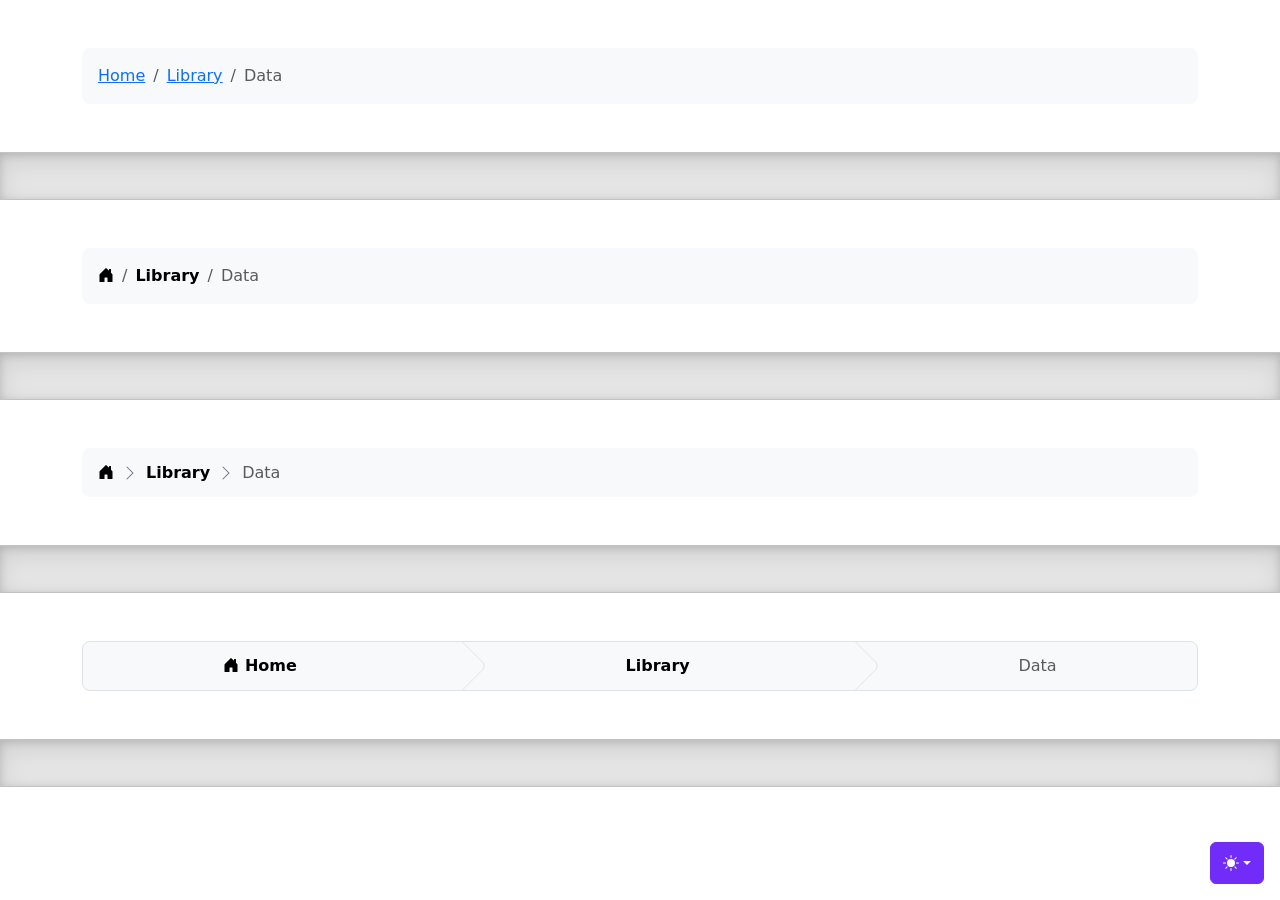
<file: disciplinas/desenvolvimento-web/AULA 04/bootstrap-5.3.8-examples/breadcrumbs/index.html>
<!doctype html>
<html lang="en" data-bs-theme="auto">
  <head>
    <meta charset="utf-8" />
    <meta name="viewport" content="width=device-width, initial-scale=1" />
    <meta name="description" content="" />
    <meta
      name="author"
      content="Mark Otto, Jacob Thornton, and Bootstrap contributors"
    />
    <meta name="generator" content="Astro v5.13.2" />
    <title>Breadcrumbs · Bootstrap v5.3</title>
    <link
      rel="canonical"
      href="https://getbootstrap.com/docs/5.3/examples/breadcrumbs/"
    />
    <script src="../assets/js/color-modes.js"></script>
    <link href="../assets/dist/css/bootstrap.min.css" rel="stylesheet" />
    <meta name="theme-color" content="#712cf9" />
    <link href="breadcrumbs.css" rel="stylesheet" />
    <style>
      .bd-placeholder-img {
        font-size: 1.125rem;
        text-anchor: middle;
        -webkit-user-select: none;
        -moz-user-select: none;
        user-select: none;
      }
      @media (min-width: 768px) {
        .bd-placeholder-img-lg {
          font-size: 3.5rem;
        }
      }
      .b-example-divider {
        width: 100%;
        height: 3rem;
        background-color: #0000001a;
        border: solid rgba(0, 0, 0, 0.15);
        border-width: 1px 0;
        box-shadow:
          inset 0 0.5em 1.5em #0000001a,
          inset 0 0.125em 0.5em #00000026;
      }
      .b-example-vr {
        flex-shrink: 0;
        width: 1.5rem;
        height: 100vh;
      }
      .bi {
        vertical-align: -0.125em;
        fill: currentColor;
      }
      .nav-scroller {
        position: relative;
        z-index: 2;
        height: 2.75rem;
        overflow-y: hidden;
      }
      .nav-scroller .nav {
        display: flex;
        flex-wrap: nowrap;
        padding-bottom: 1rem;
        margin-top: -1px;
        overflow-x: auto;
        text-align: center;
        white-space: nowrap;
        -webkit-overflow-scrolling: touch;
      }
      .btn-bd-primary {
        --bd-violet-bg: #712cf9;
        --bd-violet-rgb: 112.520718, 44.062154, 249.437846;
        --bs-btn-font-weight: 600;
        --bs-btn-color: var(--bs-white);
        --bs-btn-bg: var(--bd-violet-bg);
        --bs-btn-border-color: var(--bd-violet-bg);
        --bs-btn-hover-color: var(--bs-white);
        --bs-btn-hover-bg: #6528e0;
        --bs-btn-hover-border-color: #6528e0;
        --bs-btn-focus-shadow-rgb: var(--bd-violet-rgb);
        --bs-btn-active-color: var(--bs-btn-hover-color);
        --bs-btn-active-bg: #5a23c8;
        --bs-btn-active-border-color: #5a23c8;
      }
      .bd-mode-toggle {
        z-index: 1500;
      }
      .bd-mode-toggle .bi {
        width: 1em;
        height: 1em;
      }
      .bd-mode-toggle .dropdown-menu .active .bi {
        display: block !important;
      }
    </style>
  </head>
  <body>
    <svg xmlns="http://www.w3.org/2000/svg" class="d-none">
      <symbol id="check2" viewBox="0 0 16 16">
        <path
          d="M13.854 3.646a.5.5 0 0 1 0 .708l-7 7a.5.5 0 0 1-.708 0l-3.5-3.5a.5.5 0 1 1 .708-.708L6.5 10.293l6.646-6.647a.5.5 0 0 1 .708 0z"
        ></path>
      </symbol>
      <symbol id="circle-half" viewBox="0 0 16 16">
        <path
          d="M8 15A7 7 0 1 0 8 1v14zm0 1A8 8 0 1 1 8 0a8 8 0 0 1 0 16z"
        ></path>
      </symbol>
      <symbol id="moon-stars-fill" viewBox="0 0 16 16">
        <path
          d="M6 .278a.768.768 0 0 1 .08.858 7.208 7.208 0 0 0-.878 3.46c0 4.021 3.278 7.277 7.318 7.277.527 0 1.04-.055 1.533-.16a.787.787 0 0 1 .81.316.733.733 0 0 1-.031.893A8.349 8.349 0 0 1 8.344 16C3.734 16 0 12.286 0 7.71 0 4.266 2.114 1.312 5.124.06A.752.752 0 0 1 6 .278z"
        ></path>
        <path
          d="M10.794 3.148a.217.217 0 0 1 .412 0l.387 1.162c.173.518.579.924 1.097 1.097l1.162.387a.217.217 0 0 1 0 .412l-1.162.387a1.734 1.734 0 0 0-1.097 1.097l-.387 1.162a.217.217 0 0 1-.412 0l-.387-1.162A1.734 1.734 0 0 0 9.31 6.593l-1.162-.387a.217.217 0 0 1 0-.412l1.162-.387a1.734 1.734 0 0 0 1.097-1.097l.387-1.162zM13.863.099a.145.145 0 0 1 .274 0l.258.774c.115.346.386.617.732.732l.774.258a.145.145 0 0 1 0 .274l-.774.258a1.156 1.156 0 0 0-.732.732l-.258.774a.145.145 0 0 1-.274 0l-.258-.774a1.156 1.156 0 0 0-.732-.732l-.774-.258a.145.145 0 0 1 0-.274l.774-.258c.346-.115.617-.386.732-.732L13.863.1z"
        ></path>
      </symbol>
      <symbol id="sun-fill" viewBox="0 0 16 16">
        <path
          d="M8 12a4 4 0 1 0 0-8 4 4 0 0 0 0 8zM8 0a.5.5 0 0 1 .5.5v2a.5.5 0 0 1-1 0v-2A.5.5 0 0 1 8 0zm0 13a.5.5 0 0 1 .5.5v2a.5.5 0 0 1-1 0v-2A.5.5 0 0 1 8 13zm8-5a.5.5 0 0 1-.5.5h-2a.5.5 0 0 1 0-1h2a.5.5 0 0 1 .5.5zM3 8a.5.5 0 0 1-.5.5h-2a.5.5 0 0 1 0-1h2A.5.5 0 0 1 3 8zm10.657-5.657a.5.5 0 0 1 0 .707l-1.414 1.415a.5.5 0 1 1-.707-.708l1.414-1.414a.5.5 0 0 1 .707 0zm-9.193 9.193a.5.5 0 0 1 0 .707L3.05 13.657a.5.5 0 0 1-.707-.707l1.414-1.414a.5.5 0 0 1 .707 0zm9.193 2.121a.5.5 0 0 1-.707 0l-1.414-1.414a.5.5 0 0 1 .707-.707l1.414 1.414a.5.5 0 0 1 0 .707zM4.464 4.465a.5.5 0 0 1-.707 0L2.343 3.05a.5.5 0 1 1 .707-.707l1.414 1.414a.5.5 0 0 1 0 .708z"
        ></path>
      </symbol>
    </svg>
    <div
      class="dropdown position-fixed bottom-0 end-0 mb-3 me-3 bd-mode-toggle"
    >
      <button
        class="btn btn-bd-primary py-2 dropdown-toggle d-flex align-items-center"
        id="bd-theme"
        type="button"
        aria-expanded="false"
        data-bs-toggle="dropdown"
        aria-label="Toggle theme (auto)"
      >
        <svg class="bi my-1 theme-icon-active" aria-hidden="true">
          <use href="#circle-half"></use>
        </svg>
        <span class="visually-hidden" id="bd-theme-text">Toggle theme</span>
      </button>
      <ul
        class="dropdown-menu dropdown-menu-end shadow"
        aria-labelledby="bd-theme-text"
      >
        <li>
          <button
            type="button"
            class="dropdown-item d-flex align-items-center"
            data-bs-theme-value="light"
            aria-pressed="false"
          >
            <svg class="bi me-2 opacity-50" aria-hidden="true">
              <use href="#sun-fill"></use>
            </svg>
            Light
            <svg class="bi ms-auto d-none" aria-hidden="true">
              <use href="#check2"></use>
            </svg>
          </button>
        </li>
        <li>
          <button
            type="button"
            class="dropdown-item d-flex align-items-center"
            data-bs-theme-value="dark"
            aria-pressed="false"
          >
            <svg class="bi me-2 opacity-50" aria-hidden="true">
              <use href="#moon-stars-fill"></use>
            </svg>
            Dark
            <svg class="bi ms-auto d-none" aria-hidden="true">
              <use href="#check2"></use>
            </svg>
          </button>
        </li>
        <li>
          <button
            type="button"
            class="dropdown-item d-flex align-items-center active"
            data-bs-theme-value="auto"
            aria-pressed="true"
          >
            <svg class="bi me-2 opacity-50" aria-hidden="true">
              <use href="#circle-half"></use>
            </svg>
            Auto
            <svg class="bi ms-auto d-none" aria-hidden="true">
              <use href="#check2"></use>
            </svg>
          </button>
        </li>
      </ul>
    </div>
    <svg xmlns="http://www.w3.org/2000/svg" class="d-none">
      <symbol id="house-door-fill" viewBox="0 0 16 16">
        <path
          d="M6.5 14.5v-3.505c0-.245.25-.495.5-.495h2c.25 0 .5.25.5.5v3.5a.5.5 0 0 0 .5.5h4a.5.5 0 0 0 .5-.5v-7a.5.5 0 0 0-.146-.354L13 5.793V2.5a.5.5 0 0 0-.5-.5h-1a.5.5 0 0 0-.5.5v1.293L8.354 1.146a.5.5 0 0 0-.708 0l-6 6A.5.5 0 0 0 1.5 7.5v7a.5.5 0 0 0 .5.5h4a.5.5 0 0 0 .5-.5z"
        ></path>
      </symbol>
    </svg>
    <div class="container my-5">
      <nav aria-label="breadcrumb">
        <ol class="breadcrumb p-3 bg-body-tertiary rounded-3">
          <li class="breadcrumb-item"><a href="#">Home</a></li>
          <li class="breadcrumb-item"><a href="#">Library</a></li>
          <li class="breadcrumb-item active" aria-current="page">Data</li>
        </ol>
      </nav>
    </div>
    <div class="b-example-divider"></div>
    <div class="container my-5">
      <nav aria-label="breadcrumb">
        <ol class="breadcrumb p-3 bg-body-tertiary rounded-3">
          <li class="breadcrumb-item">
            <a class="link-body-emphasis" href="#">
              <svg class="bi" width="16" height="16" aria-hidden="true">
                <use xlink:href="#house-door-fill"></use>
              </svg>
              <span class="visually-hidden">Home</span>
            </a>
          </li>
          <li class="breadcrumb-item">
            <a
              class="link-body-emphasis fw-semibold text-decoration-none"
              href="#"
              >Library</a
            >
          </li>
          <li class="breadcrumb-item active" aria-current="page">Data</li>
        </ol>
      </nav>
    </div>
    <div class="b-example-divider"></div>
    <div class="container my-5">
      <nav aria-label="breadcrumb">
        <ol
          class="breadcrumb breadcrumb-chevron p-3 bg-body-tertiary rounded-3"
        >
          <li class="breadcrumb-item">
            <a class="link-body-emphasis" href="#">
              <svg class="bi" width="16" height="16" aria-hidden="true">
                <use xlink:href="#house-door-fill"></use>
              </svg>
              <span class="visually-hidden">Home</span>
            </a>
          </li>
          <li class="breadcrumb-item">
            <a
              class="link-body-emphasis fw-semibold text-decoration-none"
              href="#"
              >Library</a
            >
          </li>
          <li class="breadcrumb-item active" aria-current="page">Data</li>
        </ol>
      </nav>
    </div>
    <div class="b-example-divider"></div>
    <div class="container my-5">
      <nav aria-label="breadcrumb">
        <ol
          class="breadcrumb breadcrumb-custom overflow-hidden text-center bg-body-tertiary border rounded-3"
        >
          <li class="breadcrumb-item">
            <a
              class="link-body-emphasis fw-semibold text-decoration-none"
              href="#"
            >
              <svg class="bi" width="16" height="16" aria-hidden="true">
                <use xlink:href="#house-door-fill"></use>
              </svg>
              Home
            </a>
          </li>
          <li class="breadcrumb-item">
            <a
              class="link-body-emphasis fw-semibold text-decoration-none"
              href="#"
              >Library</a
            >
          </li>
          <li class="breadcrumb-item active" aria-current="page">Data</li>
        </ol>
      </nav>
    </div>
    <div class="b-example-divider"></div>
    <script
      src="../assets/dist/js/bootstrap.bundle.min.js"
      class="astro-vvvwv3sm"
    ></script>
  </body>
</html>
</file>
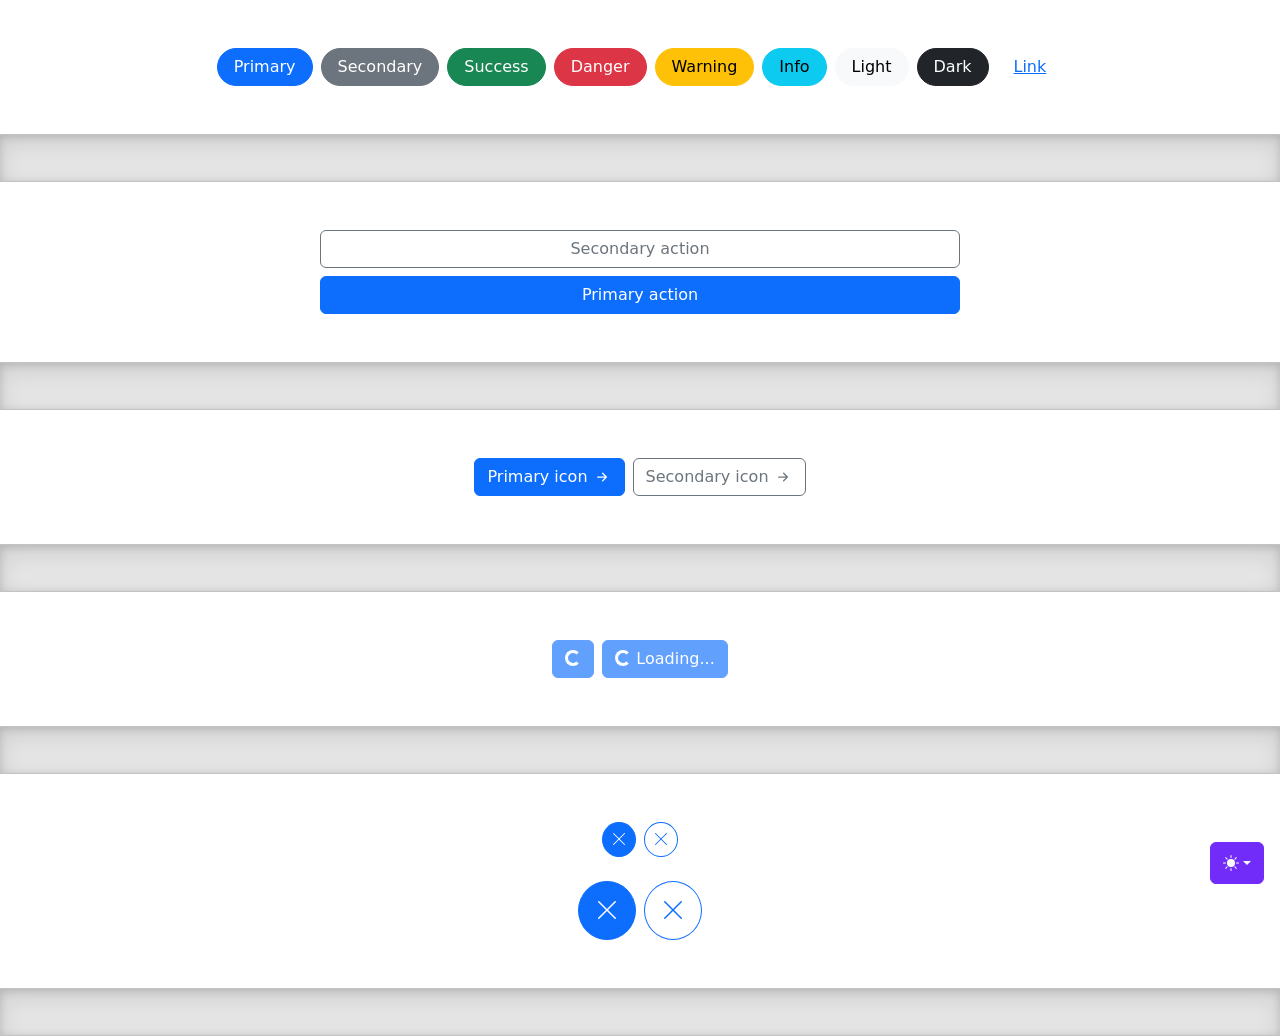
<file: disciplinas/desenvolvimento-web/AULA 04/bootstrap-5.3.8-examples/buttons/index.html>
<!doctype html>
<html lang="en" data-bs-theme="auto">
  <head>
    <meta charset="utf-8" />
    <meta name="viewport" content="width=device-width, initial-scale=1" />
    <meta name="description" content="" />
    <meta
      name="author"
      content="Mark Otto, Jacob Thornton, and Bootstrap contributors"
    />
    <meta name="generator" content="Astro v5.13.2" />
    <title>Buttons · Bootstrap v5.3</title>
    <link
      rel="canonical"
      href="https://getbootstrap.com/docs/5.3/examples/buttons/"
    />
    <script src="../assets/js/color-modes.js"></script>
    <link href="../assets/dist/css/bootstrap.min.css" rel="stylesheet" />
    <meta name="theme-color" content="#712cf9" />
    <style>
      .bd-placeholder-img {
        font-size: 1.125rem;
        text-anchor: middle;
        -webkit-user-select: none;
        -moz-user-select: none;
        user-select: none;
      }
      @media (min-width: 768px) {
        .bd-placeholder-img-lg {
          font-size: 3.5rem;
        }
      }
      .b-example-divider {
        width: 100%;
        height: 3rem;
        background-color: #0000001a;
        border: solid rgba(0, 0, 0, 0.15);
        border-width: 1px 0;
        box-shadow:
          inset 0 0.5em 1.5em #0000001a,
          inset 0 0.125em 0.5em #00000026;
      }
      .b-example-vr {
        flex-shrink: 0;
        width: 1.5rem;
        height: 100vh;
      }
      .bi {
        vertical-align: -0.125em;
        fill: currentColor;
      }
      .nav-scroller {
        position: relative;
        z-index: 2;
        height: 2.75rem;
        overflow-y: hidden;
      }
      .nav-scroller .nav {
        display: flex;
        flex-wrap: nowrap;
        padding-bottom: 1rem;
        margin-top: -1px;
        overflow-x: auto;
        text-align: center;
        white-space: nowrap;
        -webkit-overflow-scrolling: touch;
      }
      .btn-bd-primary {
        --bd-violet-bg: #712cf9;
        --bd-violet-rgb: 112.520718, 44.062154, 249.437846;
        --bs-btn-font-weight: 600;
        --bs-btn-color: var(--bs-white);
        --bs-btn-bg: var(--bd-violet-bg);
        --bs-btn-border-color: var(--bd-violet-bg);
        --bs-btn-hover-color: var(--bs-white);
        --bs-btn-hover-bg: #6528e0;
        --bs-btn-hover-border-color: #6528e0;
        --bs-btn-focus-shadow-rgb: var(--bd-violet-rgb);
        --bs-btn-active-color: var(--bs-btn-hover-color);
        --bs-btn-active-bg: #5a23c8;
        --bs-btn-active-border-color: #5a23c8;
      }
      .bd-mode-toggle {
        z-index: 1500;
      }
      .bd-mode-toggle .bi {
        width: 1em;
        height: 1em;
      }
      .bd-mode-toggle .dropdown-menu .active .bi {
        display: block !important;
      }
    </style>
  </head>
  <body>
    <svg xmlns="http://www.w3.org/2000/svg" class="d-none">
      <symbol id="check2" viewBox="0 0 16 16">
        <path
          d="M13.854 3.646a.5.5 0 0 1 0 .708l-7 7a.5.5 0 0 1-.708 0l-3.5-3.5a.5.5 0 1 1 .708-.708L6.5 10.293l6.646-6.647a.5.5 0 0 1 .708 0z"
        ></path>
      </symbol>
      <symbol id="circle-half" viewBox="0 0 16 16">
        <path
          d="M8 15A7 7 0 1 0 8 1v14zm0 1A8 8 0 1 1 8 0a8 8 0 0 1 0 16z"
        ></path>
      </symbol>
      <symbol id="moon-stars-fill" viewBox="0 0 16 16">
        <path
          d="M6 .278a.768.768 0 0 1 .08.858 7.208 7.208 0 0 0-.878 3.46c0 4.021 3.278 7.277 7.318 7.277.527 0 1.04-.055 1.533-.16a.787.787 0 0 1 .81.316.733.733 0 0 1-.031.893A8.349 8.349 0 0 1 8.344 16C3.734 16 0 12.286 0 7.71 0 4.266 2.114 1.312 5.124.06A.752.752 0 0 1 6 .278z"
        ></path>
        <path
          d="M10.794 3.148a.217.217 0 0 1 .412 0l.387 1.162c.173.518.579.924 1.097 1.097l1.162.387a.217.217 0 0 1 0 .412l-1.162.387a1.734 1.734 0 0 0-1.097 1.097l-.387 1.162a.217.217 0 0 1-.412 0l-.387-1.162A1.734 1.734 0 0 0 9.31 6.593l-1.162-.387a.217.217 0 0 1 0-.412l1.162-.387a1.734 1.734 0 0 0 1.097-1.097l.387-1.162zM13.863.099a.145.145 0 0 1 .274 0l.258.774c.115.346.386.617.732.732l.774.258a.145.145 0 0 1 0 .274l-.774.258a1.156 1.156 0 0 0-.732.732l-.258.774a.145.145 0 0 1-.274 0l-.258-.774a1.156 1.156 0 0 0-.732-.732l-.774-.258a.145.145 0 0 1 0-.274l.774-.258c.346-.115.617-.386.732-.732L13.863.1z"
        ></path>
      </symbol>
      <symbol id="sun-fill" viewBox="0 0 16 16">
        <path
          d="M8 12a4 4 0 1 0 0-8 4 4 0 0 0 0 8zM8 0a.5.5 0 0 1 .5.5v2a.5.5 0 0 1-1 0v-2A.5.5 0 0 1 8 0zm0 13a.5.5 0 0 1 .5.5v2a.5.5 0 0 1-1 0v-2A.5.5 0 0 1 8 13zm8-5a.5.5 0 0 1-.5.5h-2a.5.5 0 0 1 0-1h2a.5.5 0 0 1 .5.5zM3 8a.5.5 0 0 1-.5.5h-2a.5.5 0 0 1 0-1h2A.5.5 0 0 1 3 8zm10.657-5.657a.5.5 0 0 1 0 .707l-1.414 1.415a.5.5 0 1 1-.707-.708l1.414-1.414a.5.5 0 0 1 .707 0zm-9.193 9.193a.5.5 0 0 1 0 .707L3.05 13.657a.5.5 0 0 1-.707-.707l1.414-1.414a.5.5 0 0 1 .707 0zm9.193 2.121a.5.5 0 0 1-.707 0l-1.414-1.414a.5.5 0 0 1 .707-.707l1.414 1.414a.5.5 0 0 1 0 .707zM4.464 4.465a.5.5 0 0 1-.707 0L2.343 3.05a.5.5 0 1 1 .707-.707l1.414 1.414a.5.5 0 0 1 0 .708z"
        ></path>
      </symbol>
    </svg>
    <div
      class="dropdown position-fixed bottom-0 end-0 mb-3 me-3 bd-mode-toggle"
    >
      <button
        class="btn btn-bd-primary py-2 dropdown-toggle d-flex align-items-center"
        id="bd-theme"
        type="button"
        aria-expanded="false"
        data-bs-toggle="dropdown"
        aria-label="Toggle theme (auto)"
      >
        <svg class="bi my-1 theme-icon-active" aria-hidden="true">
          <use href="#circle-half"></use>
        </svg>
        <span class="visually-hidden" id="bd-theme-text">Toggle theme</span>
      </button>
      <ul
        class="dropdown-menu dropdown-menu-end shadow"
        aria-labelledby="bd-theme-text"
      >
        <li>
          <button
            type="button"
            class="dropdown-item d-flex align-items-center"
            data-bs-theme-value="light"
            aria-pressed="false"
          >
            <svg class="bi me-2 opacity-50" aria-hidden="true">
              <use href="#sun-fill"></use>
            </svg>
            Light
            <svg class="bi ms-auto d-none" aria-hidden="true">
              <use href="#check2"></use>
            </svg>
          </button>
        </li>
        <li>
          <button
            type="button"
            class="dropdown-item d-flex align-items-center"
            data-bs-theme-value="dark"
            aria-pressed="false"
          >
            <svg class="bi me-2 opacity-50" aria-hidden="true">
              <use href="#moon-stars-fill"></use>
            </svg>
            Dark
            <svg class="bi ms-auto d-none" aria-hidden="true">
              <use href="#check2"></use>
            </svg>
          </button>
        </li>
        <li>
          <button
            type="button"
            class="dropdown-item d-flex align-items-center active"
            data-bs-theme-value="auto"
            aria-pressed="true"
          >
            <svg class="bi me-2 opacity-50" aria-hidden="true">
              <use href="#circle-half"></use>
            </svg>
            Auto
            <svg class="bi ms-auto d-none" aria-hidden="true">
              <use href="#check2"></use>
            </svg>
          </button>
        </li>
      </ul>
    </div>
    <svg xmlns="http://www.w3.org/2000/svg" class="d-none">
      <symbol id="arrow-right-short" viewBox="0 0 16 16">
        <path
          fill-rule="evenodd"
          d="M4 8a.5.5 0 0 1 .5-.5h5.793L8.146 5.354a.5.5 0 1 1 .708-.708l3 3a.5.5 0 0 1 0 .708l-3 3a.5.5 0 0 1-.708-.708L10.293 8.5H4.5A.5.5 0 0 1 4 8z"
        ></path>
      </symbol>
      <symbol id="x-lg" viewBox="0 0 16 16">
        <path
          fill-rule="evenodd"
          d="M13.854 2.146a.5.5 0 0 1 0 .708l-11 11a.5.5 0 0 1-.708-.708l11-11a.5.5 0 0 1 .708 0Z"
        ></path>
        <path
          fill-rule="evenodd"
          d="M2.146 2.146a.5.5 0 0 0 0 .708l11 11a.5.5 0 0 0 .708-.708l-11-11a.5.5 0 0 0-.708 0Z"
        ></path>
      </symbol>
    </svg>
    <div class="d-flex gap-2 justify-content-center py-5">
      <button class="btn btn-primary rounded-pill px-3" type="button">
        Primary
      </button>
      <button class="btn btn-secondary rounded-pill px-3" type="button">
        Secondary
      </button>
      <button class="btn btn-success rounded-pill px-3" type="button">
        Success
      </button>
      <button class="btn btn-danger rounded-pill px-3" type="button">
        Danger
      </button>
      <button class="btn btn-warning rounded-pill px-3" type="button">
        Warning
      </button>
      <button class="btn btn-info rounded-pill px-3" type="button">Info</button>
      <button class="btn btn-light rounded-pill px-3" type="button">
        Light
      </button>
      <button class="btn btn-dark rounded-pill px-3" type="button">Dark</button>
      <button class="btn btn-link rounded-pill px-3" type="button">Link</button>
    </div>
    <div class="b-example-divider"></div>
    <div class="col-lg-6 col-xxl-4 my-5 mx-auto">
      <div class="d-grid gap-2">
        <button class="btn btn-outline-secondary" type="button">
          Secondary action
        </button>
        <button class="btn btn-primary" type="button">Primary action</button>
      </div>
    </div>
    <div class="b-example-divider"></div>
    <div class="d-flex gap-2 justify-content-center py-5">
      <button
        class="btn btn-primary d-inline-flex align-items-center"
        type="button"
      >
        Primary icon
        <svg class="bi ms-1" width="20" height="20" aria-hidden="true">
          <use xlink:href="#arrow-right-short"></use>
        </svg>
      </button>
      <button
        class="btn btn-outline-secondary d-inline-flex align-items-center"
        type="button"
      >
        Secondary icon
        <svg class="bi ms-1" width="20" height="20" aria-hidden="true">
          <use xlink:href="#arrow-right-short"></use>
        </svg>
      </button>
    </div>
    <div class="b-example-divider"></div>
    <div class="d-flex gap-2 justify-content-center py-5">
      <button class="btn btn-primary" type="button" disabled>
        <span
          class="spinner-border spinner-border-sm"
          aria-hidden="true"
        ></span>
        <span class="visually-hidden" role="status">Loading...</span>
      </button>
      <button class="btn btn-primary" type="button" disabled>
        <span
          class="spinner-border spinner-border-sm"
          aria-hidden="true"
        ></span>
        <span role="status">Loading...</span>
      </button>
    </div>
    <div class="b-example-divider"></div>
    <div class="d-flex gap-2 justify-content-center pt-5 pb-4">
      <button class="btn btn-primary rounded-circle p-2 lh-1" type="button">
        <svg class="bi" width="16" height="16" aria-hidden="true">
          <use xlink:href="#x-lg"></use>
        </svg>
        <span class="visually-hidden">Dismiss</span>
      </button>
      <button
        class="btn btn-outline-primary rounded-circle p-2 lh-1"
        type="button"
      >
        <svg class="bi" width="16" height="16" aria-hidden="true">
          <use xlink:href="#x-lg"></use>
        </svg>
        <span class="visually-hidden">Dismiss</span>
      </button>
    </div>
    <div class="d-flex gap-2 justify-content-center pb-5">
      <button class="btn btn-primary rounded-circle p-3 lh-1" type="button">
        <svg class="bi" width="24" height="24" aria-hidden="true">
          <use xlink:href="#x-lg"></use>
        </svg>
        <span class="visually-hidden">Dismiss</span>
      </button>
      <button
        class="btn btn-outline-primary rounded-circle p-3 lh-1"
        type="button"
      >
        <svg class="bi" width="24" height="24" aria-hidden="true">
          <use xlink:href="#x-lg"></use>
        </svg>
        <span class="visually-hidden">Dismiss</span>
      </button>
    </div>
    <div class="b-example-divider"></div>
    <script
      src="../assets/dist/js/bootstrap.bundle.min.js"
      class="astro-vvvwv3sm"
    ></script>
  </body>
</html>
</file>
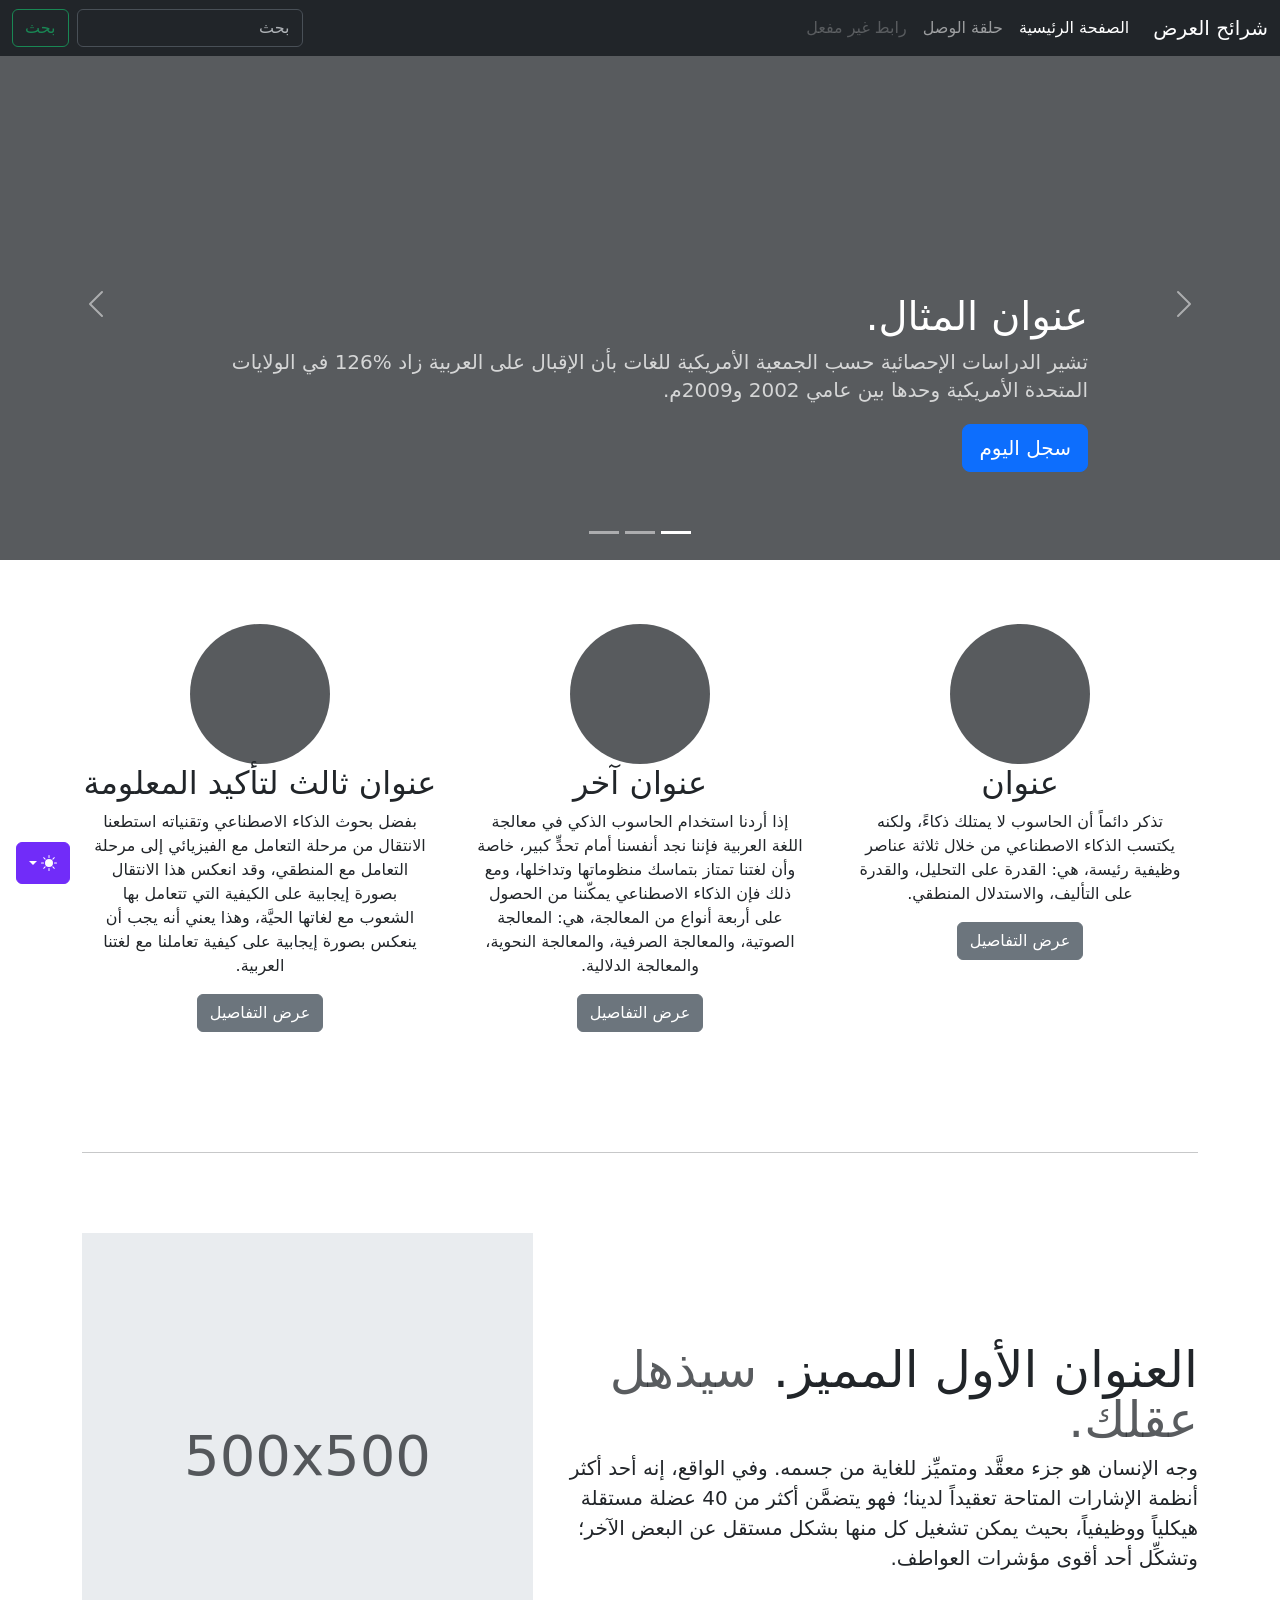
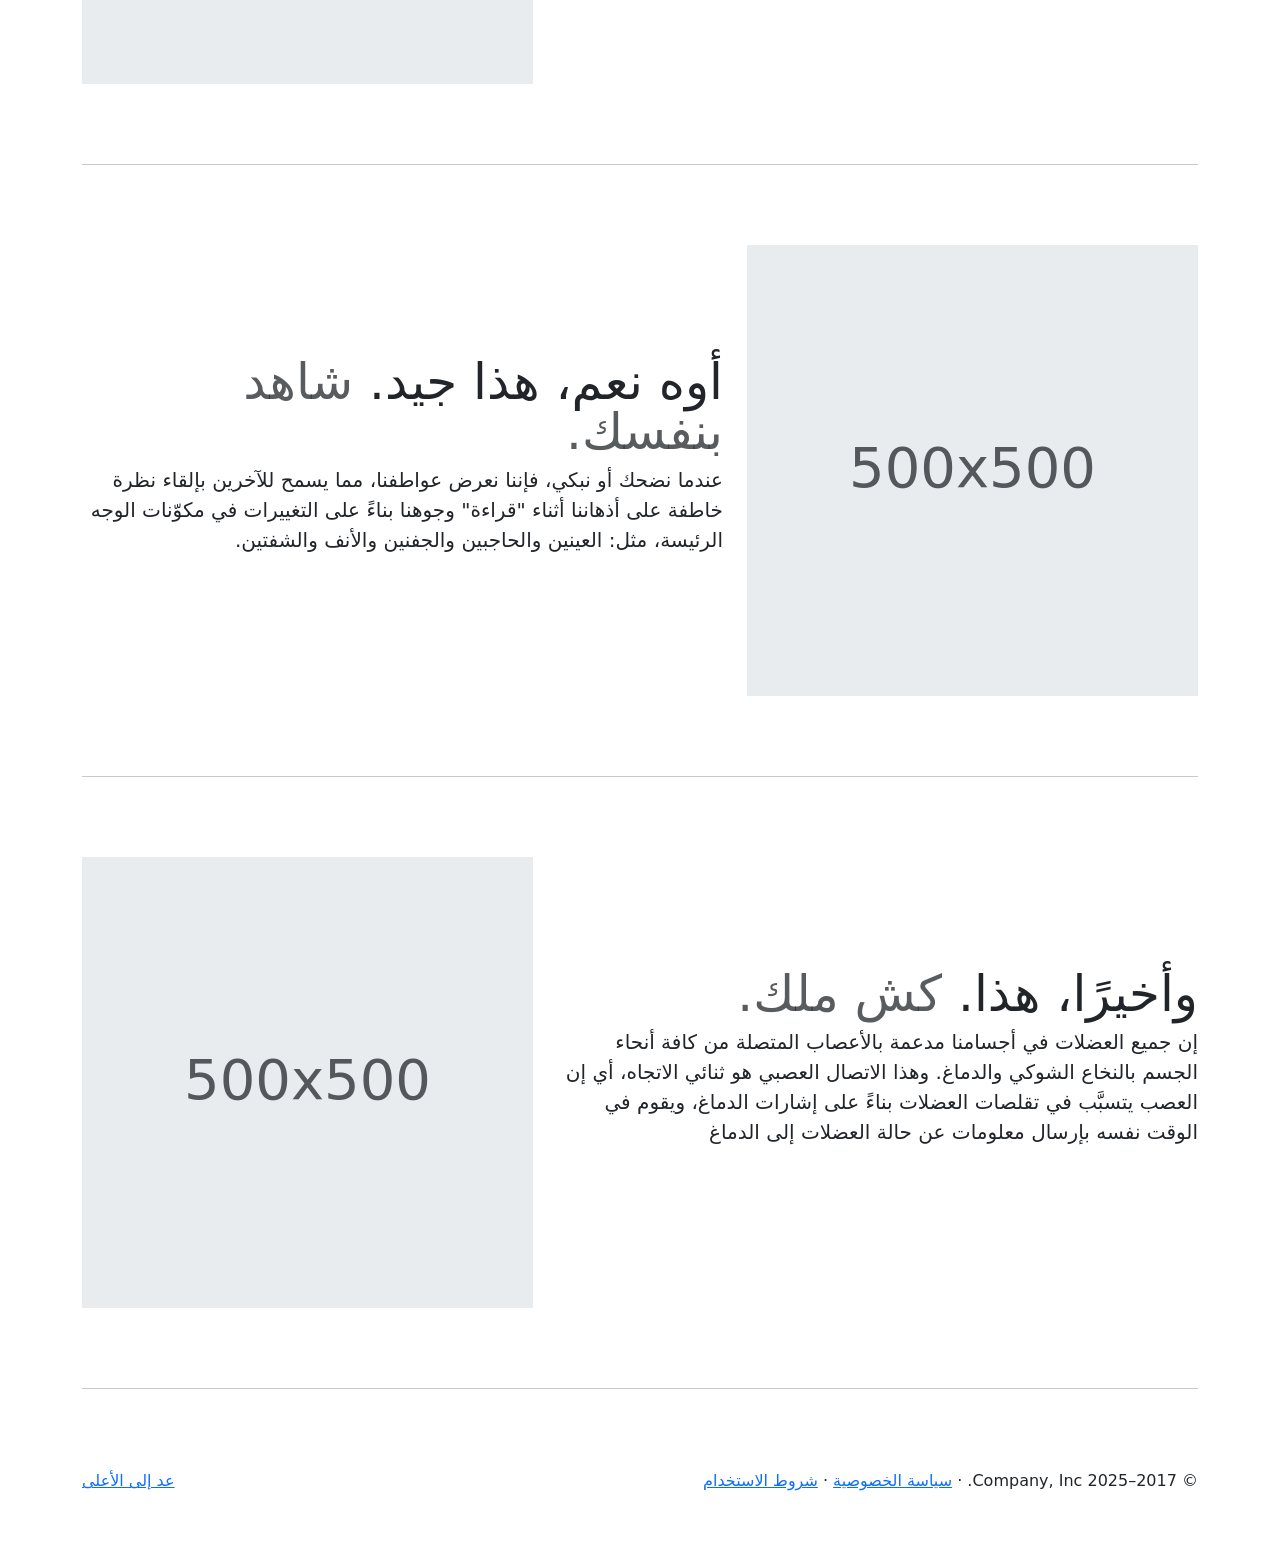
<file: disciplinas/desenvolvimento-web/AULA 04/bootstrap-5.3.8-examples/carousel-rtl/index.html>
<!doctype html>
<html lang="ar" dir="rtl" data-bs-theme="auto">
  <head>
    <meta charset="utf-8" />
    <meta name="viewport" content="width=device-width, initial-scale=1" />
    <meta name="description" content="" />
    <meta
      name="author"
      content="Mark Otto, Jacob Thornton, and Bootstrap contributors"
    />
    <meta name="generator" content="Astro v5.13.2" />
    <title>قالب شرائح العرض · Bootstrap v5.3</title>
    <link
      rel="canonical"
      href="https://getbootstrap.com/docs/5.3/examples/carousel-rtl/"
    />
    <script src="../assets/js/color-modes.js"></script>
    <link href="../assets/dist/css/bootstrap.rtl.min.css" rel="stylesheet" />
    <meta name="theme-color" content="#712cf9" />
    <link href="../carousel/carousel.rtl.css" rel="stylesheet" />
    <style>
      .bd-placeholder-img {
        font-size: 1.125rem;
        text-anchor: middle;
        -webkit-user-select: none;
        -moz-user-select: none;
        user-select: none;
      }
      @media (min-width: 768px) {
        .bd-placeholder-img-lg {
          font-size: 3.5rem;
        }
      }
      .b-example-divider {
        width: 100%;
        height: 3rem;
        background-color: #0000001a;
        border: solid rgba(0, 0, 0, 0.15);
        border-width: 1px 0;
        box-shadow:
          inset 0 0.5em 1.5em #0000001a,
          inset 0 0.125em 0.5em #00000026;
      }
      .b-example-vr {
        flex-shrink: 0;
        width: 1.5rem;
        height: 100vh;
      }
      .bi {
        vertical-align: -0.125em;
        fill: currentColor;
      }
      .nav-scroller {
        position: relative;
        z-index: 2;
        height: 2.75rem;
        overflow-y: hidden;
      }
      .nav-scroller .nav {
        display: flex;
        flex-wrap: nowrap;
        padding-bottom: 1rem;
        margin-top: -1px;
        overflow-x: auto;
        text-align: center;
        white-space: nowrap;
        -webkit-overflow-scrolling: touch;
      }
      .btn-bd-primary {
        --bd-violet-bg: #712cf9;
        --bd-violet-rgb: 112.520718, 44.062154, 249.437846;
        --bs-btn-font-weight: 600;
        --bs-btn-color: var(--bs-white);
        --bs-btn-bg: var(--bd-violet-bg);
        --bs-btn-border-color: var(--bd-violet-bg);
        --bs-btn-hover-color: var(--bs-white);
        --bs-btn-hover-bg: #6528e0;
        --bs-btn-hover-border-color: #6528e0;
        --bs-btn-focus-shadow-rgb: var(--bd-violet-rgb);
        --bs-btn-active-color: var(--bs-btn-hover-color);
        --bs-btn-active-bg: #5a23c8;
        --bs-btn-active-border-color: #5a23c8;
      }
      .bd-mode-toggle {
        z-index: 1500;
      }
      .bd-mode-toggle .bi {
        width: 1em;
        height: 1em;
      }
      .bd-mode-toggle .dropdown-menu .active .bi {
        display: block !important;
      }
    </style>
  </head>
  <body>
    <svg xmlns="http://www.w3.org/2000/svg" class="d-none">
      <symbol id="check2" viewBox="0 0 16 16">
        <path
          d="M13.854 3.646a.5.5 0 0 1 0 .708l-7 7a.5.5 0 0 1-.708 0l-3.5-3.5a.5.5 0 1 1 .708-.708L6.5 10.293l6.646-6.647a.5.5 0 0 1 .708 0z"
        ></path>
      </symbol>
      <symbol id="circle-half" viewBox="0 0 16 16">
        <path
          d="M8 15A7 7 0 1 0 8 1v14zm0 1A8 8 0 1 1 8 0a8 8 0 0 1 0 16z"
        ></path>
      </symbol>
      <symbol id="moon-stars-fill" viewBox="0 0 16 16">
        <path
          d="M6 .278a.768.768 0 0 1 .08.858 7.208 7.208 0 0 0-.878 3.46c0 4.021 3.278 7.277 7.318 7.277.527 0 1.04-.055 1.533-.16a.787.787 0 0 1 .81.316.733.733 0 0 1-.031.893A8.349 8.349 0 0 1 8.344 16C3.734 16 0 12.286 0 7.71 0 4.266 2.114 1.312 5.124.06A.752.752 0 0 1 6 .278z"
        ></path>
        <path
          d="M10.794 3.148a.217.217 0 0 1 .412 0l.387 1.162c.173.518.579.924 1.097 1.097l1.162.387a.217.217 0 0 1 0 .412l-1.162.387a1.734 1.734 0 0 0-1.097 1.097l-.387 1.162a.217.217 0 0 1-.412 0l-.387-1.162A1.734 1.734 0 0 0 9.31 6.593l-1.162-.387a.217.217 0 0 1 0-.412l1.162-.387a1.734 1.734 0 0 0 1.097-1.097l.387-1.162zM13.863.099a.145.145 0 0 1 .274 0l.258.774c.115.346.386.617.732.732l.774.258a.145.145 0 0 1 0 .274l-.774.258a1.156 1.156 0 0 0-.732.732l-.258.774a.145.145 0 0 1-.274 0l-.258-.774a1.156 1.156 0 0 0-.732-.732l-.774-.258a.145.145 0 0 1 0-.274l.774-.258c.346-.115.617-.386.732-.732L13.863.1z"
        ></path>
      </symbol>
      <symbol id="sun-fill" viewBox="0 0 16 16">
        <path
          d="M8 12a4 4 0 1 0 0-8 4 4 0 0 0 0 8zM8 0a.5.5 0 0 1 .5.5v2a.5.5 0 0 1-1 0v-2A.5.5 0 0 1 8 0zm0 13a.5.5 0 0 1 .5.5v2a.5.5 0 0 1-1 0v-2A.5.5 0 0 1 8 13zm8-5a.5.5 0 0 1-.5.5h-2a.5.5 0 0 1 0-1h2a.5.5 0 0 1 .5.5zM3 8a.5.5 0 0 1-.5.5h-2a.5.5 0 0 1 0-1h2A.5.5 0 0 1 3 8zm10.657-5.657a.5.5 0 0 1 0 .707l-1.414 1.415a.5.5 0 1 1-.707-.708l1.414-1.414a.5.5 0 0 1 .707 0zm-9.193 9.193a.5.5 0 0 1 0 .707L3.05 13.657a.5.5 0 0 1-.707-.707l1.414-1.414a.5.5 0 0 1 .707 0zm9.193 2.121a.5.5 0 0 1-.707 0l-1.414-1.414a.5.5 0 0 1 .707-.707l1.414 1.414a.5.5 0 0 1 0 .707zM4.464 4.465a.5.5 0 0 1-.707 0L2.343 3.05a.5.5 0 1 1 .707-.707l1.414 1.414a.5.5 0 0 1 0 .708z"
        ></path>
      </symbol>
    </svg>
    <div
      class="dropdown position-fixed bottom-0 end-0 mb-3 me-3 bd-mode-toggle"
    >
      <button
        class="btn btn-bd-primary py-2 dropdown-toggle d-flex align-items-center"
        id="bd-theme"
        type="button"
        aria-expanded="false"
        data-bs-toggle="dropdown"
        aria-label="Toggle theme (auto)"
      >
        <svg class="bi my-1 theme-icon-active" aria-hidden="true">
          <use href="#circle-half"></use>
        </svg>
        <span class="visually-hidden" id="bd-theme-text">Toggle theme</span>
      </button>
      <ul
        class="dropdown-menu dropdown-menu-end shadow"
        aria-labelledby="bd-theme-text"
      >
        <li>
          <button
            type="button"
            class="dropdown-item d-flex align-items-center"
            data-bs-theme-value="light"
            aria-pressed="false"
          >
            <svg class="bi me-2 opacity-50" aria-hidden="true">
              <use href="#sun-fill"></use>
            </svg>
            Light
            <svg class="bi ms-auto d-none" aria-hidden="true">
              <use href="#check2"></use>
            </svg>
          </button>
        </li>
        <li>
          <button
            type="button"
            class="dropdown-item d-flex align-items-center"
            data-bs-theme-value="dark"
            aria-pressed="false"
          >
            <svg class="bi me-2 opacity-50" aria-hidden="true">
              <use href="#moon-stars-fill"></use>
            </svg>
            Dark
            <svg class="bi ms-auto d-none" aria-hidden="true">
              <use href="#check2"></use>
            </svg>
          </button>
        </li>
        <li>
          <button
            type="button"
            class="dropdown-item d-flex align-items-center active"
            data-bs-theme-value="auto"
            aria-pressed="true"
          >
            <svg class="bi me-2 opacity-50" aria-hidden="true">
              <use href="#circle-half"></use>
            </svg>
            Auto
            <svg class="bi ms-auto d-none" aria-hidden="true">
              <use href="#check2"></use>
            </svg>
          </button>
        </li>
      </ul>
    </div>
    <header data-bs-theme="dark">
      <nav class="navbar navbar-expand-md navbar-dark fixed-top bg-dark">
        <div class="container-fluid">
          <a class="navbar-brand" href="#">شرائح العرض</a>
          <button
            class="navbar-toggler"
            type="button"
            data-bs-toggle="collapse"
            data-bs-target="#navbarCollapse"
            aria-controls="navbarCollapse"
            aria-expanded="false"
            aria-label="تبديل التنقل"
          >
            <span class="navbar-toggler-icon"></span>
          </button>
          <div class="collapse navbar-collapse" id="navbarCollapse">
            <ul class="navbar-nav me-auto mb-2 mb-md-0">
              <li class="nav-item">
                <a class="nav-link active" aria-current="page" href="#"
                  >الصفحة الرئيسية</a
                >
              </li>
              <li class="nav-item">
                <a class="nav-link" href="#">حلقة الوصل</a>
              </li>
              <li class="nav-item">
                <a class="nav-link disabled" aria-disabled="true"
                  >رابط غير مفعل</a
                >
              </li>
            </ul>
            <form class="d-flex" role="search">
              <input
                class="form-control me-2"
                type="search"
                placeholder="بحث"
                aria-label="بحث"
              />
              <button class="btn btn-outline-success" type="submit">بحث</button>
            </form>
          </div>
        </div>
      </nav>
    </header>
    <main>
      <div id="myCarousel" class="carousel slide mb-6" data-bs-ride="carousel">
        <div class="carousel-indicators">
          <button
            type="button"
            data-bs-target="#myCarousel"
            data-bs-slide-to="0"
            class="active"
            aria-current="true"
            aria-label="Slide 1"
          ></button>
          <button
            type="button"
            data-bs-target="#myCarousel"
            data-bs-slide-to="1"
            aria-label="Slide 2"
          ></button>
          <button
            type="button"
            data-bs-target="#myCarousel"
            data-bs-slide-to="2"
            aria-label="Slide 3"
          ></button>
        </div>
        <div class="carousel-inner">
          <div class="carousel-item active">
            <svg
              aria-hidden="true"
              class="bd-placeholder-img"
              height="100%"
              preserveAspectRatio="xMidYMid slice"
              width="100%"
              xmlns="http://www.w3.org/2000/svg"
            >
              <rect
                width="100%"
                height="100%"
                fill="var(--bs-secondary-color)"
              ></rect>
            </svg>
            <div class="container">
              <div class="carousel-caption text-start">
                <h1>عنوان المثال.</h1>
                <p class="opacity-75">
                  تشير الدراسات الإحصائية حسب الجمعية الأمريكية للغات بأن
                  الإقبال على العربية زاد %126 في الولايات المتحدة الأمريكية
                  وحدها بين عامي 2002 و2009م.
                </p>
                <p><a class="btn btn-lg btn-primary" href="#">سجل اليوم</a></p>
              </div>
            </div>
          </div>
          <div class="carousel-item">
            <svg
              aria-hidden="true"
              class="bd-placeholder-img"
              height="100%"
              preserveAspectRatio="xMidYMid slice"
              width="100%"
              xmlns="http://www.w3.org/2000/svg"
            >
              <rect
                width="100%"
                height="100%"
                fill="var(--bs-secondary-color)"
              ></rect>
            </svg>
            <div class="container">
              <div class="carousel-caption">
                <h1>عنوان مثال آخر.</h1>
                <p>
                  حسب المجلس الثقافي البريطاني فإن تعليم الإنجليزية داخل
                  بريطانيا يسهم في تعزيز اقتصادها بما يتجاوز ملياري جنيه سنوياً،
                  كما أنه وفر أكثر من 26 ألف وظيفة.
                </p>
                <p><a class="btn btn-lg btn-primary" href="#">أعرف أكثر</a></p>
              </div>
            </div>
          </div>
          <div class="carousel-item">
            <svg
              aria-hidden="true"
              class="bd-placeholder-img"
              height="100%"
              preserveAspectRatio="xMidYMid slice"
              width="100%"
              xmlns="http://www.w3.org/2000/svg"
            >
              <rect
                width="100%"
                height="100%"
                fill="var(--bs-secondary-color)"
              ></rect>
            </svg>
            <div class="container">
              <div class="carousel-caption text-end">
                <h1>واحد أكثر لقياس جيد.</h1>
                <p>
                  الإحصاءات لحجم الاستثمار اللغوي خارج بريطانيا تتفاوت من سنة
                  لأخرى إلا أن المدير التنفيذي للمجلس الثقافي البريطاني إدي
                  بايرز يرى أن استثمار تعليم الإنجليزية في الخارج لا يحسب على
                  المستوى المالي فحسب بل على المستوى السياسي أيضاً.
                </p>
                <p>
                  <a class="btn btn-lg btn-primary" href="#">تصفح المعرض</a>
                </p>
              </div>
            </div>
          </div>
        </div>
        <button
          class="carousel-control-prev"
          type="button"
          data-bs-target="#myCarousel"
          data-bs-slide="prev"
        >
          <span class="carousel-control-prev-icon" aria-hidden="true"></span>
          <span class="visually-hidden">السابق</span>
        </button>
        <button
          class="carousel-control-next"
          type="button"
          data-bs-target="#myCarousel"
          data-bs-slide="next"
        >
          <span class="carousel-control-next-icon" aria-hidden="true"></span>
          <span class="visually-hidden">التالي</span>
        </button>
      </div>
      <!-- Marketing messaging and featurettes
  ================================================== -->
      <!-- Wrap the rest of the page in another container to center all the content. -->
      <div class="container marketing">
        <!-- Three columns of text below the carousel -->
        <div class="row">
          <div class="col-lg-4">
            <svg
              aria-label="Placeholder"
              class="bd-placeholder-img rounded-circle"
              height="140"
              preserveAspectRatio="xMidYMid slice"
              role="img"
              width="140"
              xmlns="http://www.w3.org/2000/svg"
            >
              <title>Placeholder</title>
              <rect
                width="100%"
                height="100%"
                fill="var(--bs-secondary-color)"
              ></rect>
            </svg>
            <h2 class="fw-normal">عنوان</h2>
            <p>
              تذكر دائماً أن الحاسوب لا يمتلك ذكاءً، ولكنه يكتسب الذكاء
              الاصطناعي من خلال ثلاثة عناصر وظيفية رئيسة، هي: القدرة على
              التحليل، والقدرة على التأليف، والاستدلال المنطقي.
            </p>
            <p><a class="btn btn-secondary" href="#">عرض التفاصيل</a></p>
          </div>
          <!-- /.col-lg-4 -->
          <div class="col-lg-4">
            <svg
              aria-label="Placeholder"
              class="bd-placeholder-img rounded-circle"
              height="140"
              preserveAspectRatio="xMidYMid slice"
              role="img"
              width="140"
              xmlns="http://www.w3.org/2000/svg"
            >
              <title>Placeholder</title>
              <rect
                width="100%"
                height="100%"
                fill="var(--bs-secondary-color)"
              ></rect>
            </svg>
            <h2 class="fw-normal">عنوان آخر</h2>
            <p>
              إذا أردنا استخدام الحاسوب الذكي في معالجة اللغة العربية فإننا نجد
              أنفسنا أمام تحدٍّ كبير، خاصة وأن لغتنا تمتاز بتماسك منظوماتها
              وتداخلها، ومع ذلك فإن الذكاء الاصطناعي يمكّننا من الحصول على أربعة
              أنواع من المعالجة، هي: المعالجة الصوتية، والمعالجة الصرفية،
              والمعالجة النحوية، والمعالجة الدلالية.
            </p>
            <p><a class="btn btn-secondary" href="#">عرض التفاصيل</a></p>
          </div>
          <!-- /.col-lg-4 -->
          <div class="col-lg-4">
            <svg
              aria-label="Placeholder"
              class="bd-placeholder-img rounded-circle"
              height="140"
              preserveAspectRatio="xMidYMid slice"
              role="img"
              width="140"
              xmlns="http://www.w3.org/2000/svg"
            >
              <title>Placeholder</title>
              <rect
                width="100%"
                height="100%"
                fill="var(--bs-secondary-color)"
              ></rect>
            </svg>
            <h2 class="fw-normal">عنوان ثالث لتأكيد المعلومة</h2>
            <p>
              بفضل بحوث الذكاء الاصطناعي وتقنياته استطعنا الانتقال من مرحلة
              التعامل مع الفيزيائي إلى مرحلة التعامل مع المنطقي، وقد انعكس هذا
              الانتقال بصورة إيجابية على الكيفية التي تتعامل بها الشعوب مع
              لغاتها الحيَّة، وهذا يعني أنه يجب أن ينعكس بصورة إيجابية على كيفية
              تعاملنا مع لغتنا العربية.
            </p>
            <p><a class="btn btn-secondary" href="#">عرض التفاصيل</a></p>
          </div>
          <!-- /.col-lg-4 -->
        </div>
        <!-- /.row -->
        <!-- START THE FEATURETTES -->
        <hr class="featurette-divider" />
        <div class="row featurette">
          <div class="col-md-7">
            <h2 class="featurette-heading fw-normal lh-1">
              العنوان الأول المميز.
              <span class="text-body-secondary"> سيذهل عقلك. </span>
            </h2>
            <p class="lead">
              وجه الإنسان هو جزء معقَّد ومتميِّز للغاية من جسمه. وفي الواقع، إنه
              أحد أكثر أنظمة الإشارات المتاحة تعقيداً لدينا؛ فهو يتضمَّن أكثر من
              40 عضلة مستقلة هيكلياً ووظيفياً، بحيث يمكن تشغيل كل منها بشكل
              مستقل عن البعض الآخر؛ وتشكِّل أحد أقوى مؤشرات العواطف.
            </p>
          </div>
          <div class="col-md-5">
            <svg
              aria-label="Placeholder: 500x500"
              class="bd-placeholder-img bd-placeholder-img-lg featurette-image img-fluid mx-auto"
              height="500"
              preserveAspectRatio="xMidYMid slice"
              role="img"
              width="500"
              xmlns="http://www.w3.org/2000/svg"
            >
              <title>Placeholder</title>
              <rect
                width="100%"
                height="100%"
                fill="var(--bs-secondary-bg)"
              ></rect>
              <text x="50%" y="50%" fill="var(--bs-secondary-color)" dy=".3em">
                500x500
              </text>
            </svg>
          </div>
        </div>
        <hr class="featurette-divider" />
        <div class="row featurette">
          <div class="col-md-7 order-md-2">
            <h2 class="featurette-heading fw-normal lh-1">
              أوه نعم، هذا جيد.
              <span class="text-body-secondary"> شاهد بنفسك. </span>
            </h2>
            <p class="lead">
              عندما نضحك أو نبكي، فإننا نعرض عواطفنا، مما يسمح للآخرين بإلقاء
              نظرة خاطفة على أذهاننا أثناء "قراءة" وجوهنا بناءً على التغييرات في
              مكوّنات الوجه الرئيسة، مثل: العينين والحاجبين والجفنين والأنف
              والشفتين.
            </p>
          </div>
          <div class="col-md-5 order-md-1">
            <svg
              aria-label="Placeholder: 500x500"
              class="bd-placeholder-img bd-placeholder-img-lg featurette-image img-fluid mx-auto"
              height="500"
              preserveAspectRatio="xMidYMid slice"
              role="img"
              width="500"
              xmlns="http://www.w3.org/2000/svg"
            >
              <title>Placeholder</title>
              <rect
                width="100%"
                height="100%"
                fill="var(--bs-secondary-bg)"
              ></rect>
              <text x="50%" y="50%" fill="var(--bs-secondary-color)" dy=".3em">
                500x500
              </text>
            </svg>
          </div>
        </div>
        <hr class="featurette-divider" />
        <div class="row featurette">
          <div class="col-md-7">
            <h2 class="featurette-heading fw-normal lh-1">
              وأخيرًا، هذا. <span class="text-body-secondary"> كش ملك. </span>
            </h2>
            <p class="lead">
              إن جميع العضلات في أجسامنا مدعمة بالأعصاب المتصلة من كافة أنحاء
              الجسم بالنخاع الشوكي والدماغ. وهذا الاتصال العصبي هو ثنائي
              الاتجاه، أي إن العصب يتسبَّب في تقلصات العضلات بناءً على إشارات
              الدماغ، ويقوم في الوقت نفسه بإرسال معلومات عن حالة العضلات إلى
              الدماغ
            </p>
          </div>
          <div class="col-md-5">
            <svg
              aria-label="Placeholder: 500x500"
              class="bd-placeholder-img bd-placeholder-img-lg featurette-image img-fluid mx-auto"
              height="500"
              preserveAspectRatio="xMidYMid slice"
              role="img"
              width="500"
              xmlns="http://www.w3.org/2000/svg"
            >
              <title>Placeholder</title>
              <rect
                width="100%"
                height="100%"
                fill="var(--bs-secondary-bg)"
              ></rect>
              <text x="50%" y="50%" fill="var(--bs-secondary-color)" dy=".3em">
                500x500
              </text>
            </svg>
          </div>
        </div>
        <hr class="featurette-divider" />
        <!-- /END THE FEATURETTES -->
      </div>
      <!-- /.container -->
      <!-- FOOTER -->
      <footer class="container">
        <p class="float-end"><a href="#">عد إلى الأعلى</a></p>
        <p>
          &copy; 2017–2025 Company, Inc. &middot;
          <a href="#">سياسة الخصوصية</a> &middot; <a href="#">شروط الاستخدام</a>
        </p>
      </footer>
    </main>
    <script
      src="../assets/dist/js/bootstrap.bundle.min.js"
      class="astro-vvvwv3sm"
    ></script>
  </body>
</html>
</file>
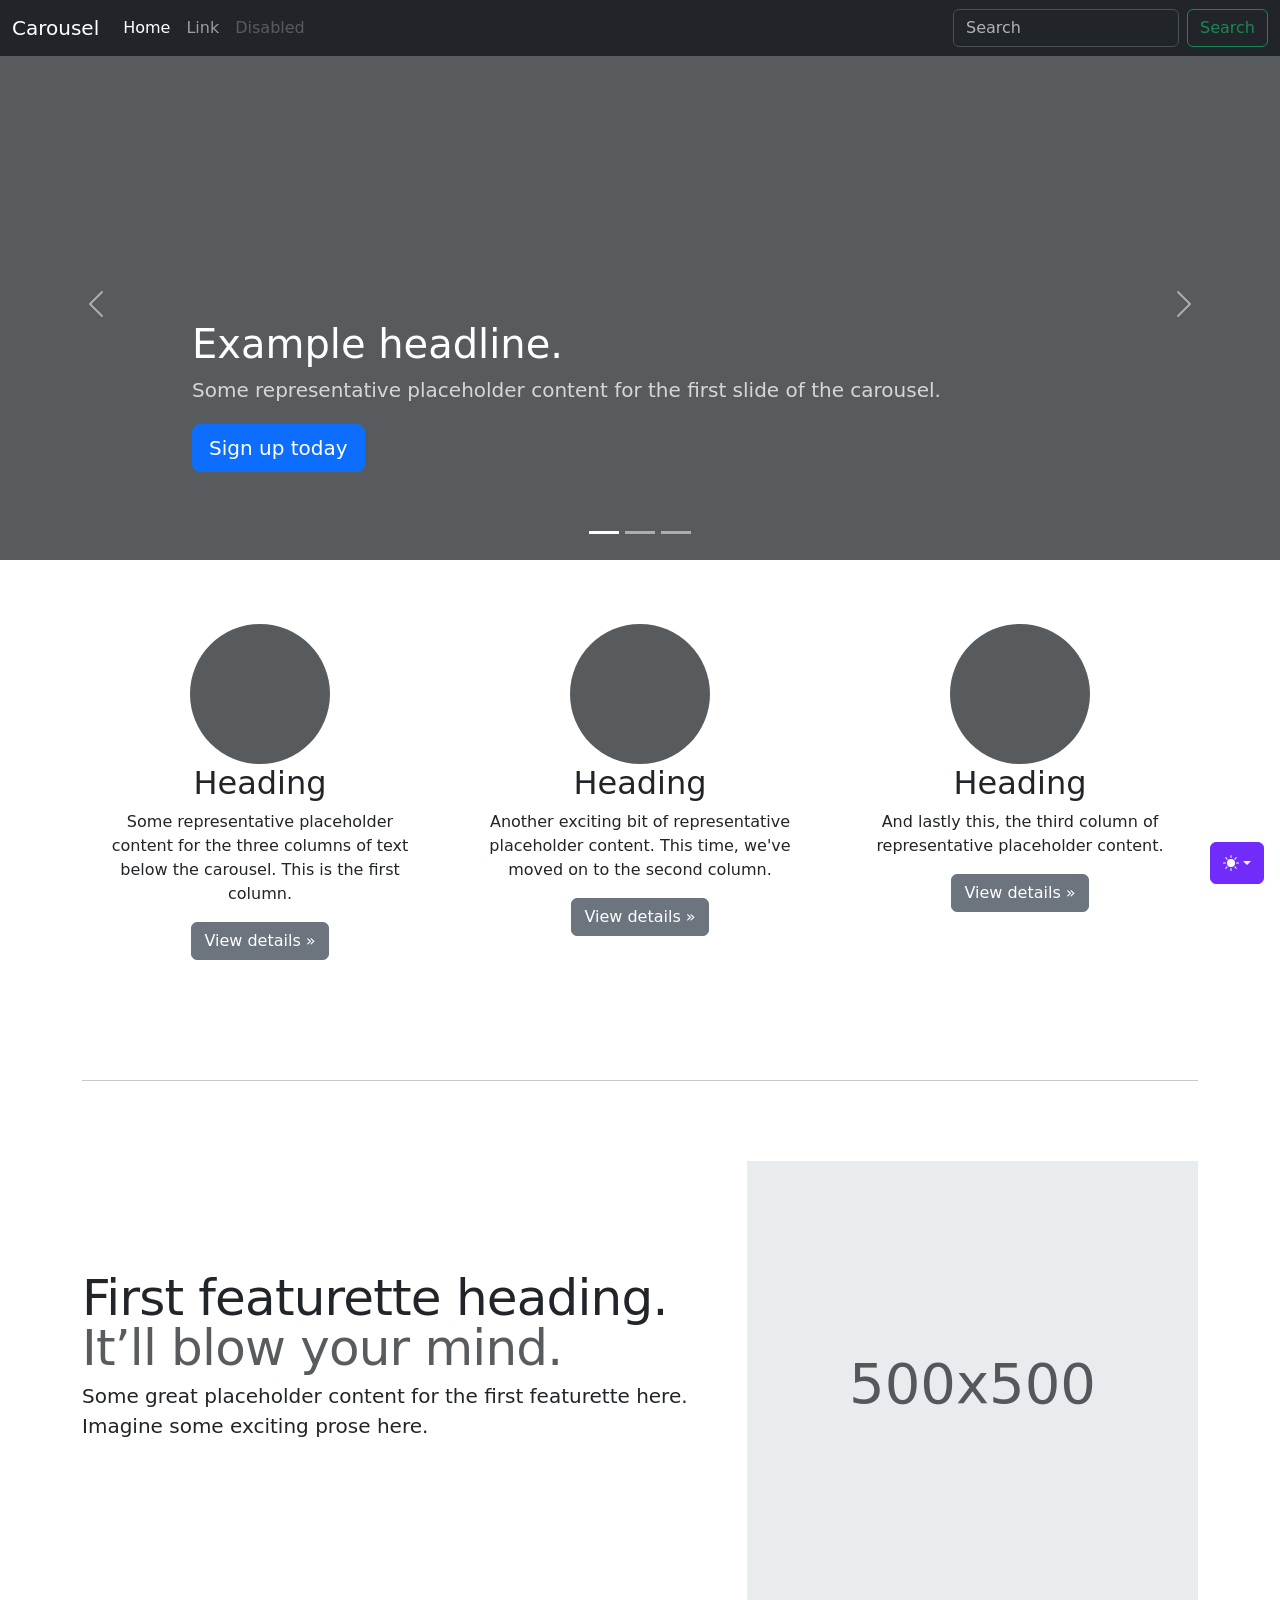
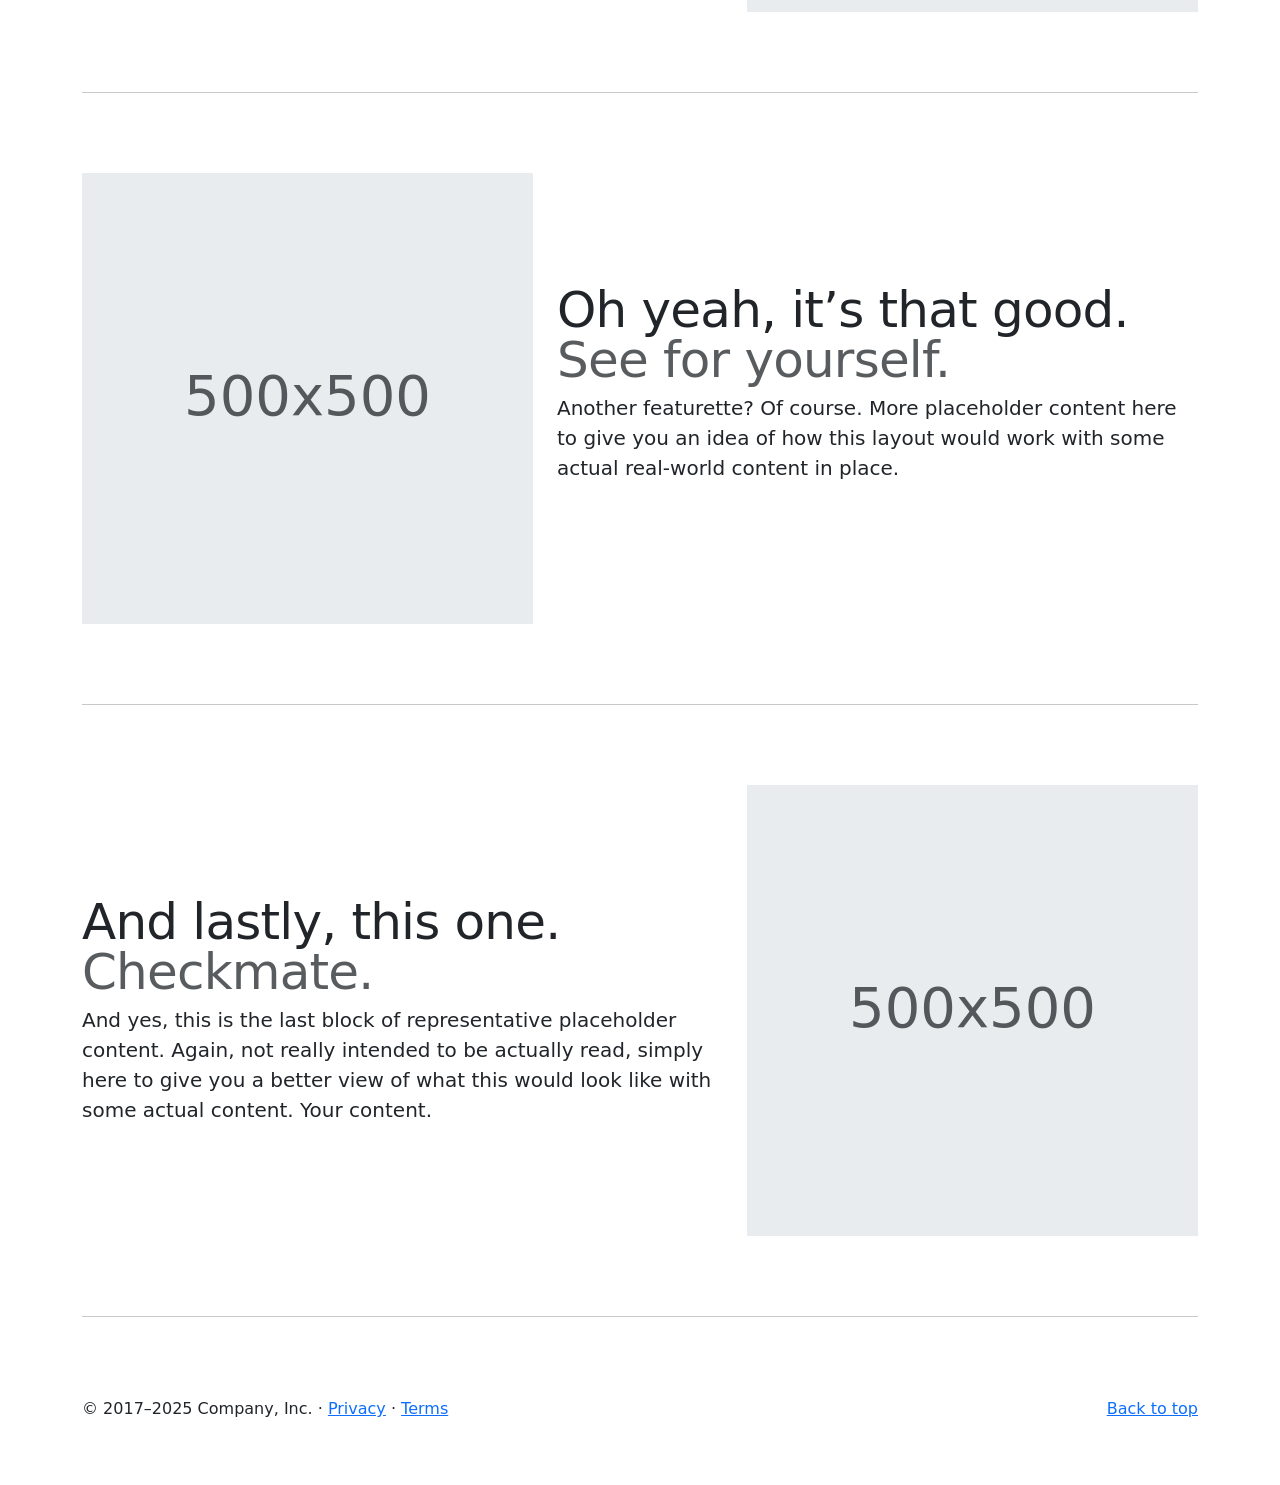
<file: disciplinas/desenvolvimento-web/AULA 04/bootstrap-5.3.8-examples/carousel/index.html>
<!doctype html>
<html lang="en" data-bs-theme="auto">
  <head>
    <meta charset="utf-8" />
    <meta name="viewport" content="width=device-width, initial-scale=1" />
    <meta name="description" content="" />
    <meta
      name="author"
      content="Mark Otto, Jacob Thornton, and Bootstrap contributors"
    />
    <meta name="generator" content="Astro v5.13.2" />
    <title>Carousel Template · Bootstrap v5.3</title>
    <link
      rel="canonical"
      href="https://getbootstrap.com/docs/5.3/examples/carousel/"
    />
    <script src="../assets/js/color-modes.js"></script>
    <link href="../assets/dist/css/bootstrap.min.css" rel="stylesheet" />
    <meta name="theme-color" content="#712cf9" />
    <link href="carousel.css" rel="stylesheet" />
    <style>
      .bd-placeholder-img {
        font-size: 1.125rem;
        text-anchor: middle;
        -webkit-user-select: none;
        -moz-user-select: none;
        user-select: none;
      }
      @media (min-width: 768px) {
        .bd-placeholder-img-lg {
          font-size: 3.5rem;
        }
      }
      .b-example-divider {
        width: 100%;
        height: 3rem;
        background-color: #0000001a;
        border: solid rgba(0, 0, 0, 0.15);
        border-width: 1px 0;
        box-shadow:
          inset 0 0.5em 1.5em #0000001a,
          inset 0 0.125em 0.5em #00000026;
      }
      .b-example-vr {
        flex-shrink: 0;
        width: 1.5rem;
        height: 100vh;
      }
      .bi {
        vertical-align: -0.125em;
        fill: currentColor;
      }
      .nav-scroller {
        position: relative;
        z-index: 2;
        height: 2.75rem;
        overflow-y: hidden;
      }
      .nav-scroller .nav {
        display: flex;
        flex-wrap: nowrap;
        padding-bottom: 1rem;
        margin-top: -1px;
        overflow-x: auto;
        text-align: center;
        white-space: nowrap;
        -webkit-overflow-scrolling: touch;
      }
      .btn-bd-primary {
        --bd-violet-bg: #712cf9;
        --bd-violet-rgb: 112.520718, 44.062154, 249.437846;
        --bs-btn-font-weight: 600;
        --bs-btn-color: var(--bs-white);
        --bs-btn-bg: var(--bd-violet-bg);
        --bs-btn-border-color: var(--bd-violet-bg);
        --bs-btn-hover-color: var(--bs-white);
        --bs-btn-hover-bg: #6528e0;
        --bs-btn-hover-border-color: #6528e0;
        --bs-btn-focus-shadow-rgb: var(--bd-violet-rgb);
        --bs-btn-active-color: var(--bs-btn-hover-color);
        --bs-btn-active-bg: #5a23c8;
        --bs-btn-active-border-color: #5a23c8;
      }
      .bd-mode-toggle {
        z-index: 1500;
      }
      .bd-mode-toggle .bi {
        width: 1em;
        height: 1em;
      }
      .bd-mode-toggle .dropdown-menu .active .bi {
        display: block !important;
      }
    </style>
  </head>
  <body>
    <svg xmlns="http://www.w3.org/2000/svg" class="d-none">
      <symbol id="check2" viewBox="0 0 16 16">
        <path
          d="M13.854 3.646a.5.5 0 0 1 0 .708l-7 7a.5.5 0 0 1-.708 0l-3.5-3.5a.5.5 0 1 1 .708-.708L6.5 10.293l6.646-6.647a.5.5 0 0 1 .708 0z"
        ></path>
      </symbol>
      <symbol id="circle-half" viewBox="0 0 16 16">
        <path
          d="M8 15A7 7 0 1 0 8 1v14zm0 1A8 8 0 1 1 8 0a8 8 0 0 1 0 16z"
        ></path>
      </symbol>
      <symbol id="moon-stars-fill" viewBox="0 0 16 16">
        <path
          d="M6 .278a.768.768 0 0 1 .08.858 7.208 7.208 0 0 0-.878 3.46c0 4.021 3.278 7.277 7.318 7.277.527 0 1.04-.055 1.533-.16a.787.787 0 0 1 .81.316.733.733 0 0 1-.031.893A8.349 8.349 0 0 1 8.344 16C3.734 16 0 12.286 0 7.71 0 4.266 2.114 1.312 5.124.06A.752.752 0 0 1 6 .278z"
        ></path>
        <path
          d="M10.794 3.148a.217.217 0 0 1 .412 0l.387 1.162c.173.518.579.924 1.097 1.097l1.162.387a.217.217 0 0 1 0 .412l-1.162.387a1.734 1.734 0 0 0-1.097 1.097l-.387 1.162a.217.217 0 0 1-.412 0l-.387-1.162A1.734 1.734 0 0 0 9.31 6.593l-1.162-.387a.217.217 0 0 1 0-.412l1.162-.387a1.734 1.734 0 0 0 1.097-1.097l.387-1.162zM13.863.099a.145.145 0 0 1 .274 0l.258.774c.115.346.386.617.732.732l.774.258a.145.145 0 0 1 0 .274l-.774.258a1.156 1.156 0 0 0-.732.732l-.258.774a.145.145 0 0 1-.274 0l-.258-.774a1.156 1.156 0 0 0-.732-.732l-.774-.258a.145.145 0 0 1 0-.274l.774-.258c.346-.115.617-.386.732-.732L13.863.1z"
        ></path>
      </symbol>
      <symbol id="sun-fill" viewBox="0 0 16 16">
        <path
          d="M8 12a4 4 0 1 0 0-8 4 4 0 0 0 0 8zM8 0a.5.5 0 0 1 .5.5v2a.5.5 0 0 1-1 0v-2A.5.5 0 0 1 8 0zm0 13a.5.5 0 0 1 .5.5v2a.5.5 0 0 1-1 0v-2A.5.5 0 0 1 8 13zm8-5a.5.5 0 0 1-.5.5h-2a.5.5 0 0 1 0-1h2a.5.5 0 0 1 .5.5zM3 8a.5.5 0 0 1-.5.5h-2a.5.5 0 0 1 0-1h2A.5.5 0 0 1 3 8zm10.657-5.657a.5.5 0 0 1 0 .707l-1.414 1.415a.5.5 0 1 1-.707-.708l1.414-1.414a.5.5 0 0 1 .707 0zm-9.193 9.193a.5.5 0 0 1 0 .707L3.05 13.657a.5.5 0 0 1-.707-.707l1.414-1.414a.5.5 0 0 1 .707 0zm9.193 2.121a.5.5 0 0 1-.707 0l-1.414-1.414a.5.5 0 0 1 .707-.707l1.414 1.414a.5.5 0 0 1 0 .707zM4.464 4.465a.5.5 0 0 1-.707 0L2.343 3.05a.5.5 0 1 1 .707-.707l1.414 1.414a.5.5 0 0 1 0 .708z"
        ></path>
      </symbol>
    </svg>
    <div
      class="dropdown position-fixed bottom-0 end-0 mb-3 me-3 bd-mode-toggle"
    >
      <button
        class="btn btn-bd-primary py-2 dropdown-toggle d-flex align-items-center"
        id="bd-theme"
        type="button"
        aria-expanded="false"
        data-bs-toggle="dropdown"
        aria-label="Toggle theme (auto)"
      >
        <svg class="bi my-1 theme-icon-active" aria-hidden="true">
          <use href="#circle-half"></use>
        </svg>
        <span class="visually-hidden" id="bd-theme-text">Toggle theme</span>
      </button>
      <ul
        class="dropdown-menu dropdown-menu-end shadow"
        aria-labelledby="bd-theme-text"
      >
        <li>
          <button
            type="button"
            class="dropdown-item d-flex align-items-center"
            data-bs-theme-value="light"
            aria-pressed="false"
          >
            <svg class="bi me-2 opacity-50" aria-hidden="true">
              <use href="#sun-fill"></use>
            </svg>
            Light
            <svg class="bi ms-auto d-none" aria-hidden="true">
              <use href="#check2"></use>
            </svg>
          </button>
        </li>
        <li>
          <button
            type="button"
            class="dropdown-item d-flex align-items-center"
            data-bs-theme-value="dark"
            aria-pressed="false"
          >
            <svg class="bi me-2 opacity-50" aria-hidden="true">
              <use href="#moon-stars-fill"></use>
            </svg>
            Dark
            <svg class="bi ms-auto d-none" aria-hidden="true">
              <use href="#check2"></use>
            </svg>
          </button>
        </li>
        <li>
          <button
            type="button"
            class="dropdown-item d-flex align-items-center active"
            data-bs-theme-value="auto"
            aria-pressed="true"
          >
            <svg class="bi me-2 opacity-50" aria-hidden="true">
              <use href="#circle-half"></use>
            </svg>
            Auto
            <svg class="bi ms-auto d-none" aria-hidden="true">
              <use href="#check2"></use>
            </svg>
          </button>
        </li>
      </ul>
    </div>
    <header data-bs-theme="dark">
      <nav class="navbar navbar-expand-md navbar-dark fixed-top bg-dark">
        <div class="container-fluid">
          <a class="navbar-brand" href="#">Carousel</a>
          <button
            class="navbar-toggler"
            type="button"
            data-bs-toggle="collapse"
            data-bs-target="#navbarCollapse"
            aria-controls="navbarCollapse"
            aria-expanded="false"
            aria-label="Toggle navigation"
          >
            <span class="navbar-toggler-icon"></span>
          </button>
          <div class="collapse navbar-collapse" id="navbarCollapse">
            <ul class="navbar-nav me-auto mb-2 mb-md-0">
              <li class="nav-item">
                <a class="nav-link active" aria-current="page" href="#">Home</a>
              </li>
              <li class="nav-item"><a class="nav-link" href="#">Link</a></li>
              <li class="nav-item">
                <a class="nav-link disabled" aria-disabled="true">Disabled</a>
              </li>
            </ul>
            <form class="d-flex" role="search">
              <input
                class="form-control me-2"
                type="search"
                placeholder="Search"
                aria-label="Search"
              />
              <button class="btn btn-outline-success" type="submit">
                Search
              </button>
            </form>
          </div>
        </div>
      </nav>
    </header>
    <main>
      <div id="myCarousel" class="carousel slide mb-6" data-bs-ride="carousel">
        <div class="carousel-indicators">
          <button
            type="button"
            data-bs-target="#myCarousel"
            data-bs-slide-to="0"
            class="active"
            aria-current="true"
            aria-label="Slide 1"
          ></button>
          <button
            type="button"
            data-bs-target="#myCarousel"
            data-bs-slide-to="1"
            aria-label="Slide 2"
          ></button>
          <button
            type="button"
            data-bs-target="#myCarousel"
            data-bs-slide-to="2"
            aria-label="Slide 3"
          ></button>
        </div>
        <div class="carousel-inner">
          <div class="carousel-item active">
            <svg
              aria-hidden="true"
              class="bd-placeholder-img"
              height="100%"
              preserveAspectRatio="xMidYMid slice"
              width="100%"
              xmlns="http://www.w3.org/2000/svg"
            >
              <rect
                width="100%"
                height="100%"
                fill="var(--bs-secondary-color)"
              ></rect>
            </svg>
            <div class="container">
              <div class="carousel-caption text-start">
                <h1>Example headline.</h1>
                <p class="opacity-75">
                  Some representative placeholder content for the first slide of
                  the carousel.
                </p>
                <p>
                  <a class="btn btn-lg btn-primary" href="#">Sign up today</a>
                </p>
              </div>
            </div>
          </div>
          <div class="carousel-item">
            <svg
              aria-hidden="true"
              class="bd-placeholder-img"
              height="100%"
              preserveAspectRatio="xMidYMid slice"
              width="100%"
              xmlns="http://www.w3.org/2000/svg"
            >
              <rect
                width="100%"
                height="100%"
                fill="var(--bs-secondary-color)"
              ></rect>
            </svg>
            <div class="container">
              <div class="carousel-caption">
                <h1>Another example headline.</h1>
                <p>
                  Some representative placeholder content for the second slide
                  of the carousel.
                </p>
                <p><a class="btn btn-lg btn-primary" href="#">Learn more</a></p>
              </div>
            </div>
          </div>
          <div class="carousel-item">
            <svg
              aria-hidden="true"
              class="bd-placeholder-img"
              height="100%"
              preserveAspectRatio="xMidYMid slice"
              width="100%"
              xmlns="http://www.w3.org/2000/svg"
            >
              <rect
                width="100%"
                height="100%"
                fill="var(--bs-secondary-color)"
              ></rect>
            </svg>
            <div class="container">
              <div class="carousel-caption text-end">
                <h1>One more for good measure.</h1>
                <p>
                  Some representative placeholder content for the third slide of
                  this carousel.
                </p>
                <p>
                  <a class="btn btn-lg btn-primary" href="#">Browse gallery</a>
                </p>
              </div>
            </div>
          </div>
        </div>
        <button
          class="carousel-control-prev"
          type="button"
          data-bs-target="#myCarousel"
          data-bs-slide="prev"
        >
          <span class="carousel-control-prev-icon" aria-hidden="true"></span>
          <span class="visually-hidden">Previous</span>
        </button>
        <button
          class="carousel-control-next"
          type="button"
          data-bs-target="#myCarousel"
          data-bs-slide="next"
        >
          <span class="carousel-control-next-icon" aria-hidden="true"></span>
          <span class="visually-hidden">Next</span>
        </button>
      </div>
      <!-- Marketing messaging and featurettes
  ================================================== -->
      <!-- Wrap the rest of the page in another container to center all the content. -->
      <div class="container marketing">
        <!-- Three columns of text below the carousel -->
        <div class="row">
          <div class="col-lg-4">
            <svg
              aria-label="Placeholder"
              class="bd-placeholder-img rounded-circle"
              height="140"
              preserveAspectRatio="xMidYMid slice"
              role="img"
              width="140"
              xmlns="http://www.w3.org/2000/svg"
            >
              <title>Placeholder</title>
              <rect
                width="100%"
                height="100%"
                fill="var(--bs-secondary-color)"
              ></rect>
            </svg>
            <h2 class="fw-normal">Heading</h2>
            <p>
              Some representative placeholder content for the three columns of
              text below the carousel. This is the first column.
            </p>
            <p>
              <a class="btn btn-secondary" href="#">View details &raquo;</a>
            </p>
          </div>
          <!-- /.col-lg-4 -->
          <div class="col-lg-4">
            <svg
              aria-label="Placeholder"
              class="bd-placeholder-img rounded-circle"
              height="140"
              preserveAspectRatio="xMidYMid slice"
              role="img"
              width="140"
              xmlns="http://www.w3.org/2000/svg"
            >
              <title>Placeholder</title>
              <rect
                width="100%"
                height="100%"
                fill="var(--bs-secondary-color)"
              ></rect>
            </svg>
            <h2 class="fw-normal">Heading</h2>
            <p>
              Another exciting bit of representative placeholder content. This
              time, we've moved on to the second column.
            </p>
            <p>
              <a class="btn btn-secondary" href="#">View details &raquo;</a>
            </p>
          </div>
          <!-- /.col-lg-4 -->
          <div class="col-lg-4">
            <svg
              aria-label="Placeholder"
              class="bd-placeholder-img rounded-circle"
              height="140"
              preserveAspectRatio="xMidYMid slice"
              role="img"
              width="140"
              xmlns="http://www.w3.org/2000/svg"
            >
              <title>Placeholder</title>
              <rect
                width="100%"
                height="100%"
                fill="var(--bs-secondary-color)"
              ></rect>
            </svg>
            <h2 class="fw-normal">Heading</h2>
            <p>
              And lastly this, the third column of representative placeholder
              content.
            </p>
            <p>
              <a class="btn btn-secondary" href="#">View details &raquo;</a>
            </p>
          </div>
          <!-- /.col-lg-4 -->
        </div>
        <!-- /.row -->
        <!-- START THE FEATURETTES -->
        <hr class="featurette-divider" />
        <div class="row featurette">
          <div class="col-md-7">
            <h2 class="featurette-heading fw-normal lh-1">
              First featurette heading.
              <span class="text-body-secondary">It’ll blow your mind.</span>
            </h2>
            <p class="lead">
              Some great placeholder content for the first featurette here.
              Imagine some exciting prose here.
            </p>
          </div>
          <div class="col-md-5">
            <svg
              aria-label="Placeholder: 500x500"
              class="bd-placeholder-img bd-placeholder-img-lg featurette-image img-fluid mx-auto"
              height="500"
              preserveAspectRatio="xMidYMid slice"
              role="img"
              width="500"
              xmlns="http://www.w3.org/2000/svg"
            >
              <title>Placeholder</title>
              <rect
                width="100%"
                height="100%"
                fill="var(--bs-secondary-bg)"
              ></rect>
              <text x="50%" y="50%" fill="var(--bs-secondary-color)" dy=".3em">
                500x500
              </text>
            </svg>
          </div>
        </div>
        <hr class="featurette-divider" />
        <div class="row featurette">
          <div class="col-md-7 order-md-2">
            <h2 class="featurette-heading fw-normal lh-1">
              Oh yeah, it’s that good.
              <span class="text-body-secondary">See for yourself.</span>
            </h2>
            <p class="lead">
              Another featurette? Of course. More placeholder content here to
              give you an idea of how this layout would work with some actual
              real-world content in place.
            </p>
          </div>
          <div class="col-md-5 order-md-1">
            <svg
              aria-label="Placeholder: 500x500"
              class="bd-placeholder-img bd-placeholder-img-lg featurette-image img-fluid mx-auto"
              height="500"
              preserveAspectRatio="xMidYMid slice"
              role="img"
              width="500"
              xmlns="http://www.w3.org/2000/svg"
            >
              <title>Placeholder</title>
              <rect
                width="100%"
                height="100%"
                fill="var(--bs-secondary-bg)"
              ></rect>
              <text x="50%" y="50%" fill="var(--bs-secondary-color)" dy=".3em">
                500x500
              </text>
            </svg>
          </div>
        </div>
        <hr class="featurette-divider" />
        <div class="row featurette">
          <div class="col-md-7">
            <h2 class="featurette-heading fw-normal lh-1">
              And lastly, this one.
              <span class="text-body-secondary">Checkmate.</span>
            </h2>
            <p class="lead">
              And yes, this is the last block of representative placeholder
              content. Again, not really intended to be actually read, simply
              here to give you a better view of what this would look like with
              some actual content. Your content.
            </p>
          </div>
          <div class="col-md-5">
            <svg
              aria-label="Placeholder: 500x500"
              class="bd-placeholder-img bd-placeholder-img-lg featurette-image img-fluid mx-auto"
              height="500"
              preserveAspectRatio="xMidYMid slice"
              role="img"
              width="500"
              xmlns="http://www.w3.org/2000/svg"
            >
              <title>Placeholder</title>
              <rect
                width="100%"
                height="100%"
                fill="var(--bs-secondary-bg)"
              ></rect>
              <text x="50%" y="50%" fill="var(--bs-secondary-color)" dy=".3em">
                500x500
              </text>
            </svg>
          </div>
        </div>
        <hr class="featurette-divider" />
        <!-- /END THE FEATURETTES -->
      </div>
      <!-- /.container -->
      <!-- FOOTER -->
      <footer class="container">
        <p class="float-end"><a href="#">Back to top</a></p>
        <p>
          &copy; 2017–2025 Company, Inc. &middot;
          <a href="#">Privacy</a> &middot; <a href="#">Terms</a>
        </p>
      </footer>
    </main>
    <script
      src="../assets/dist/js/bootstrap.bundle.min.js"
      class="astro-vvvwv3sm"
    ></script>
  </body>
</html>
</file>
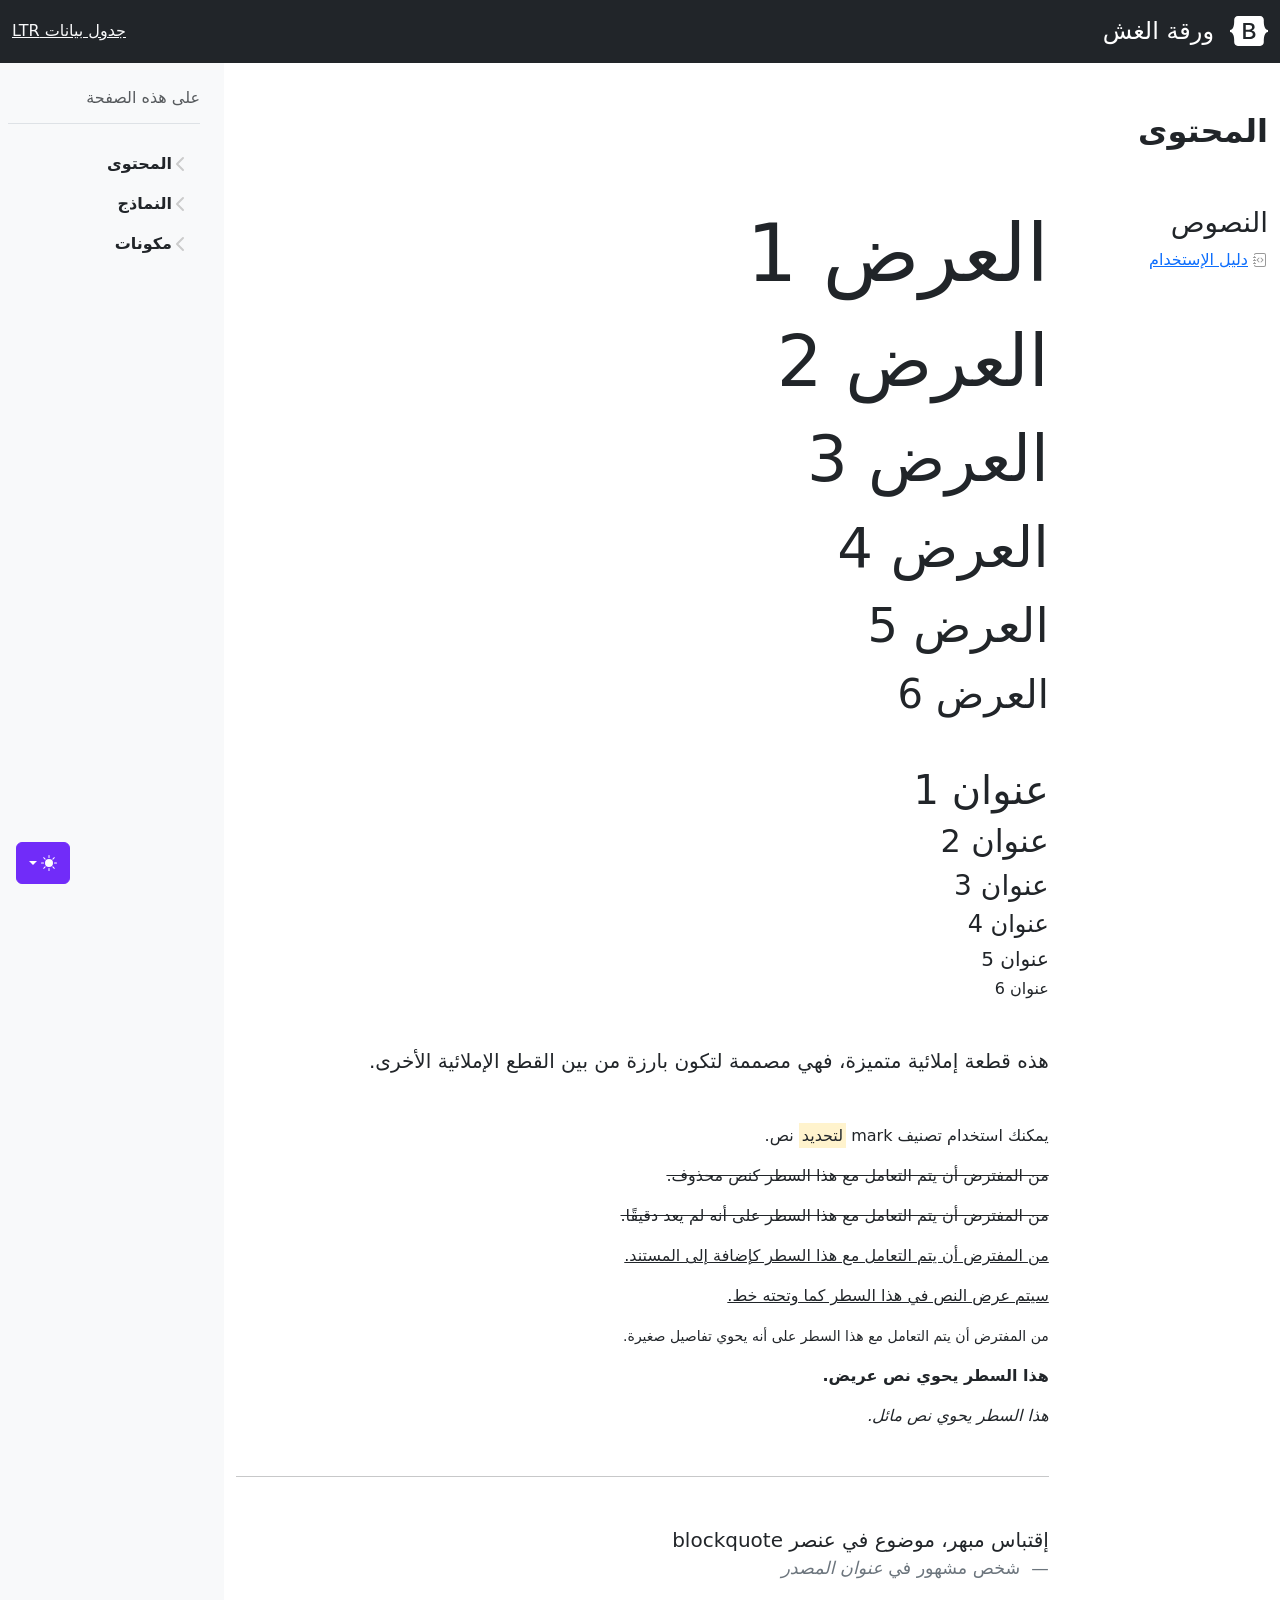
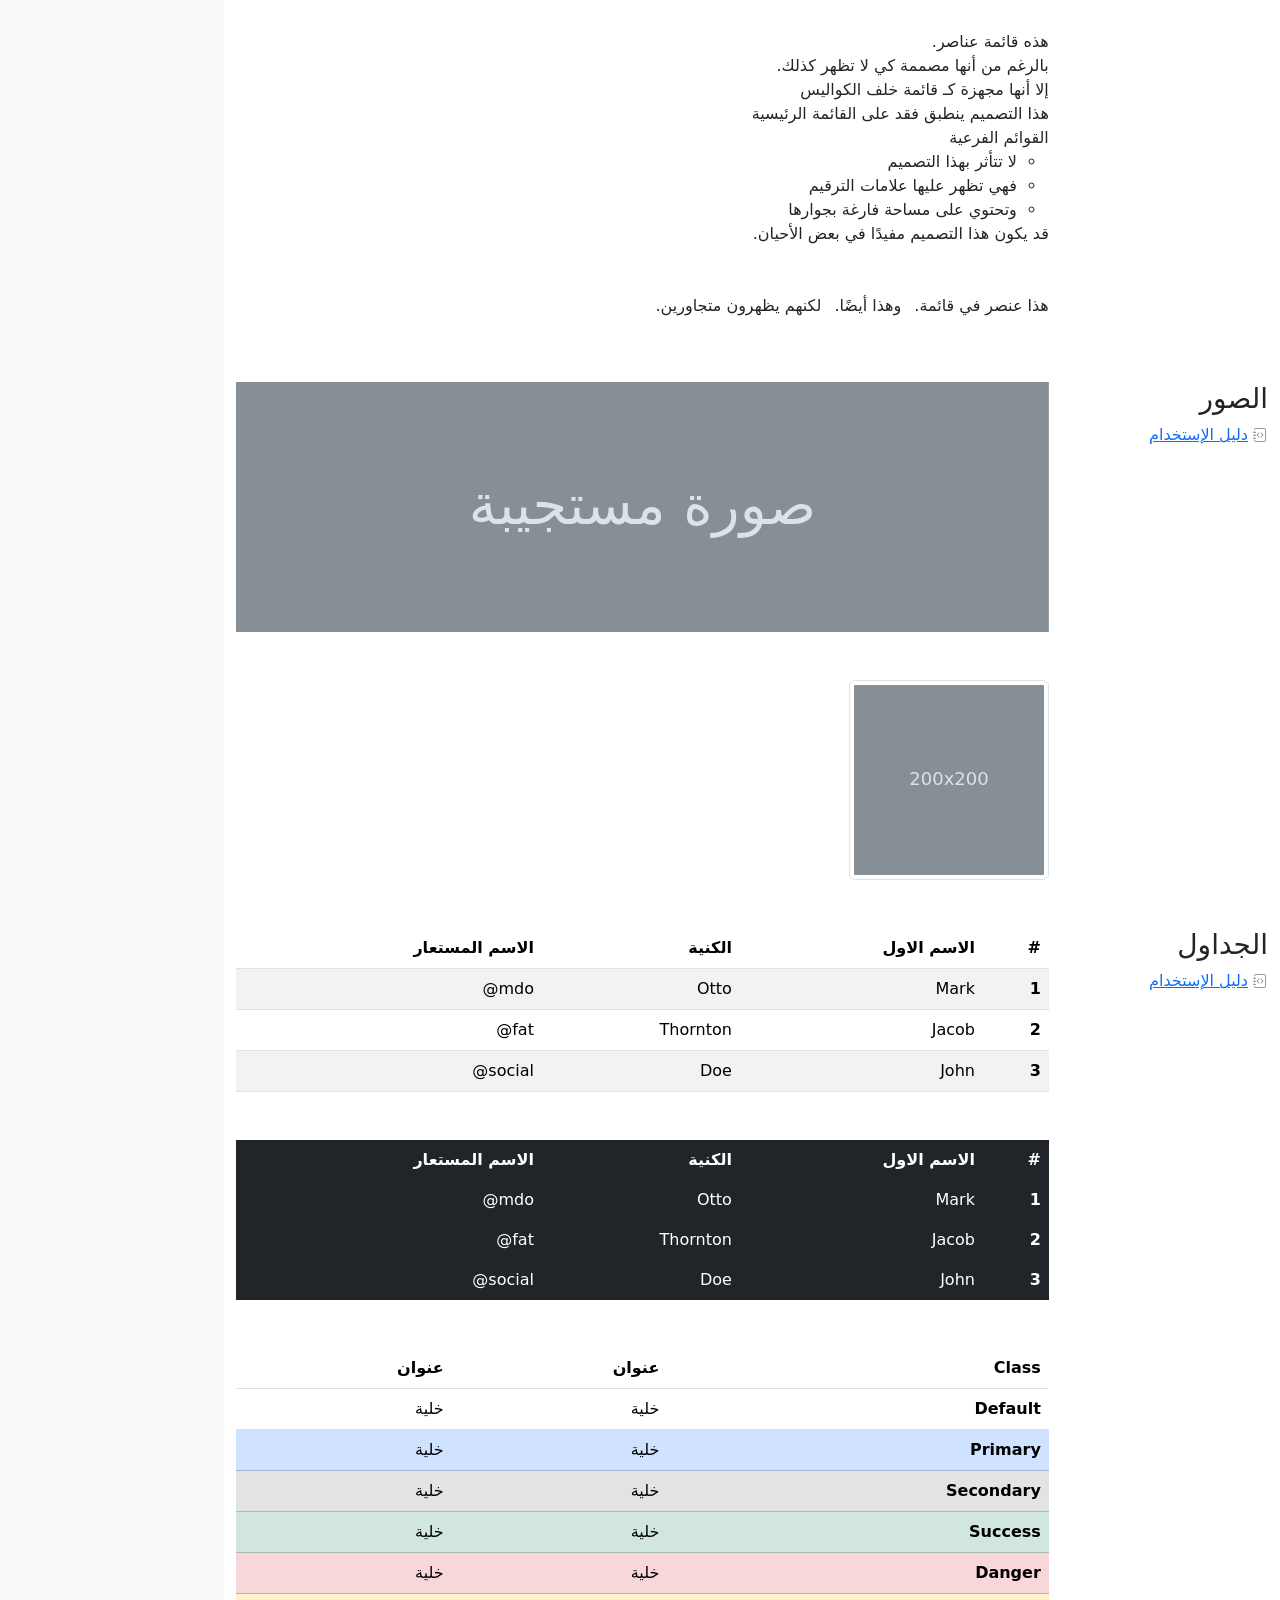
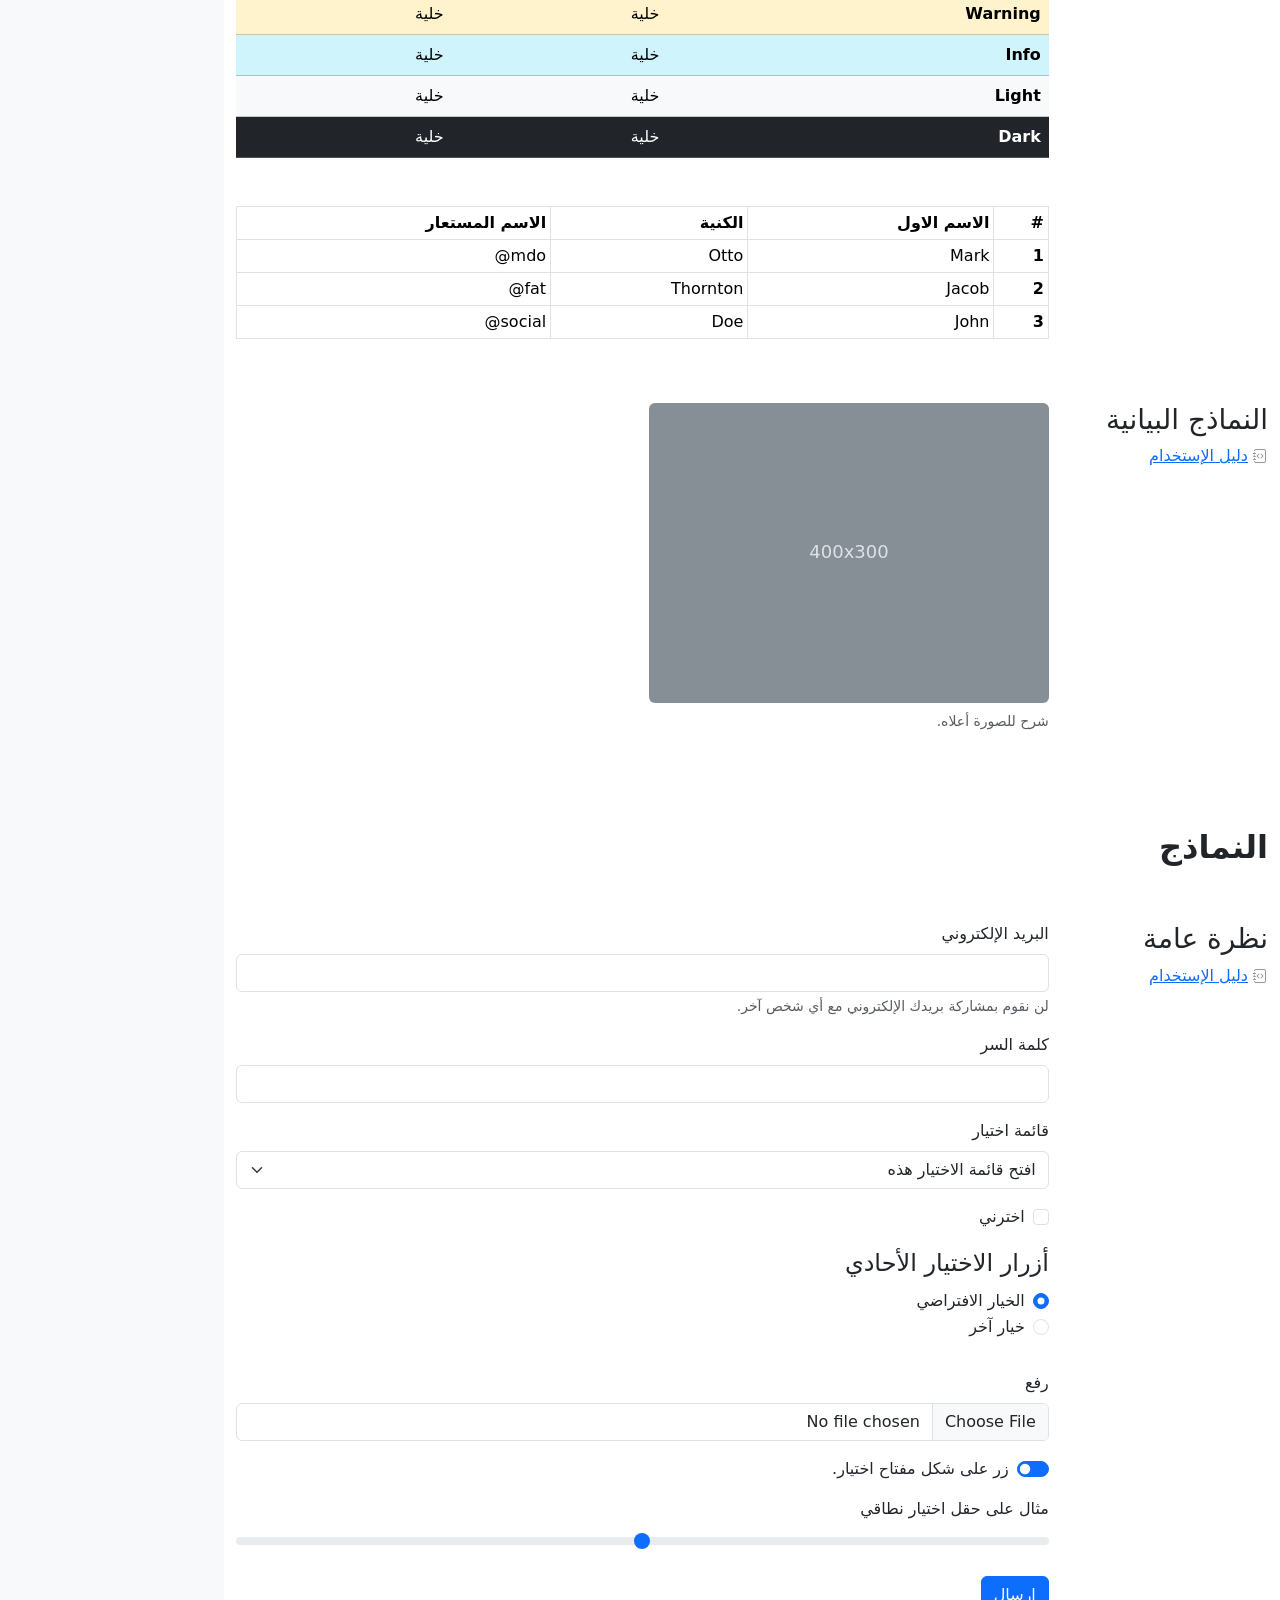
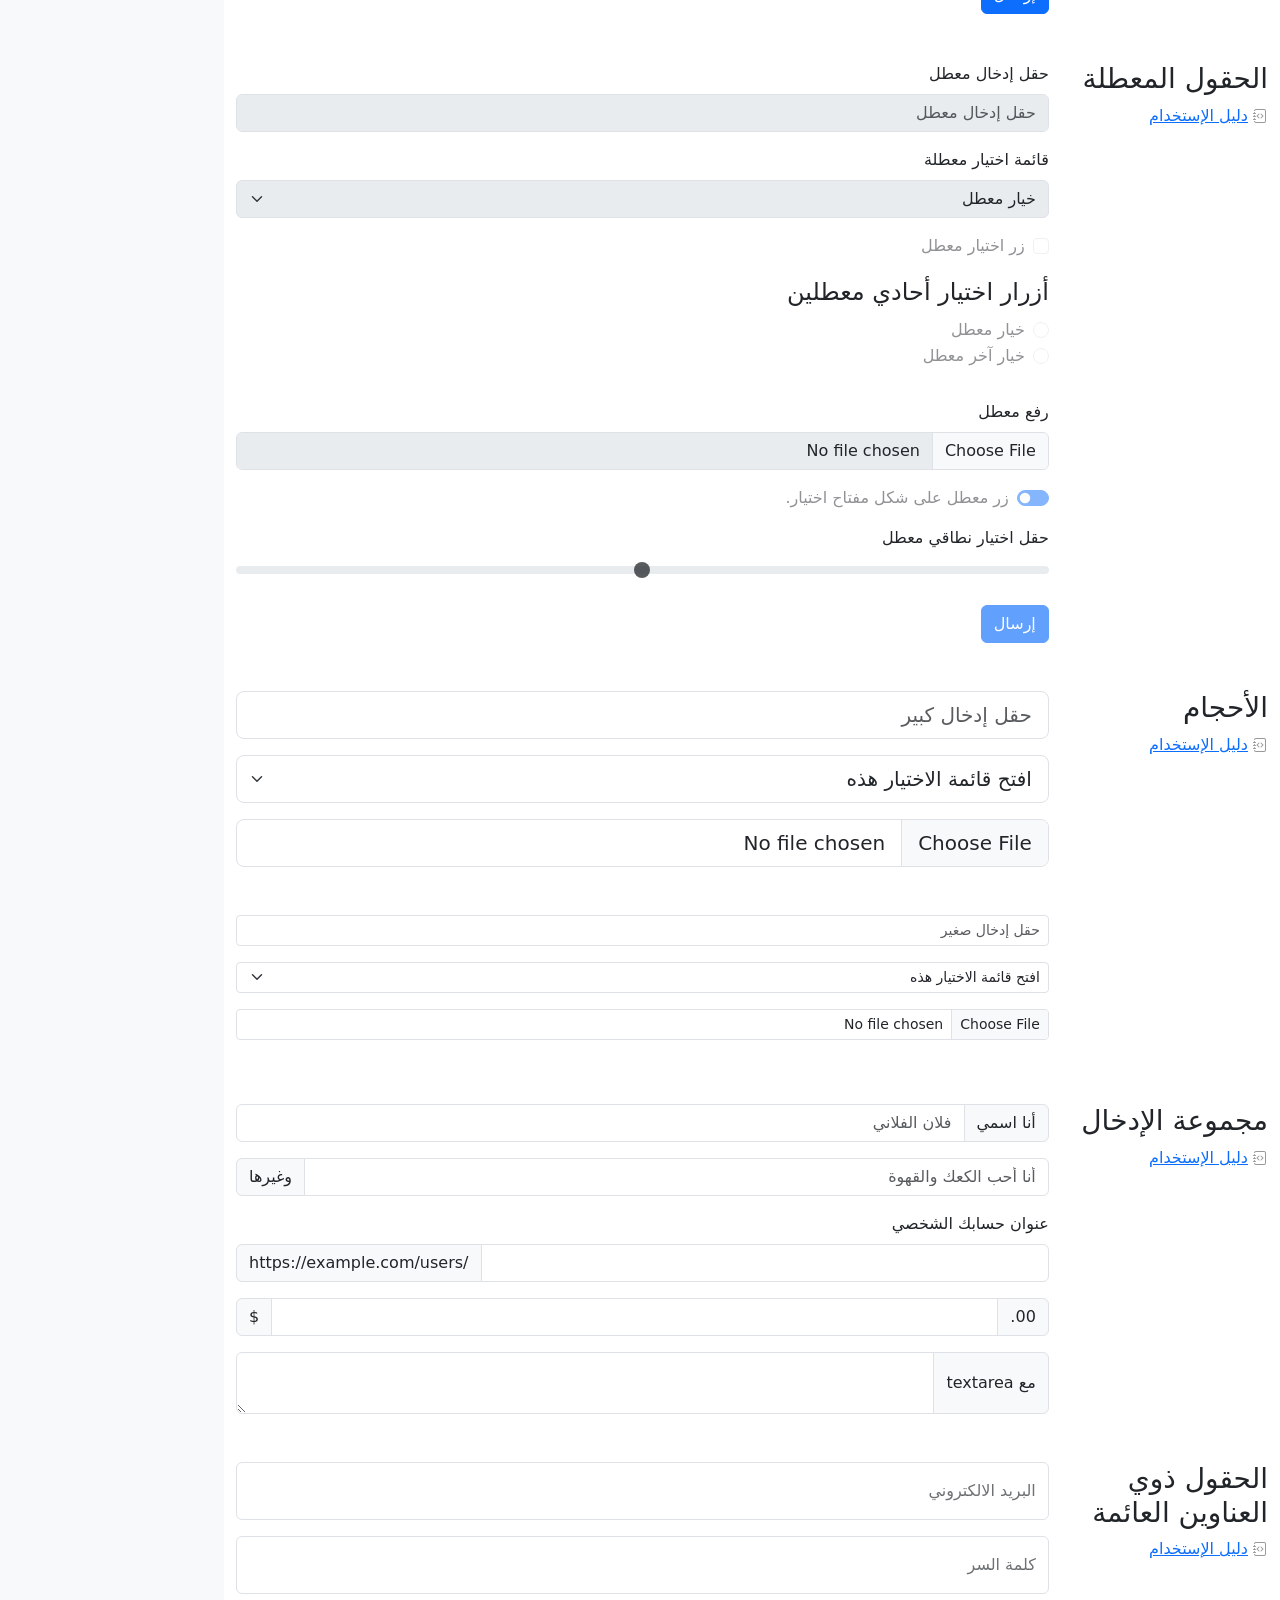
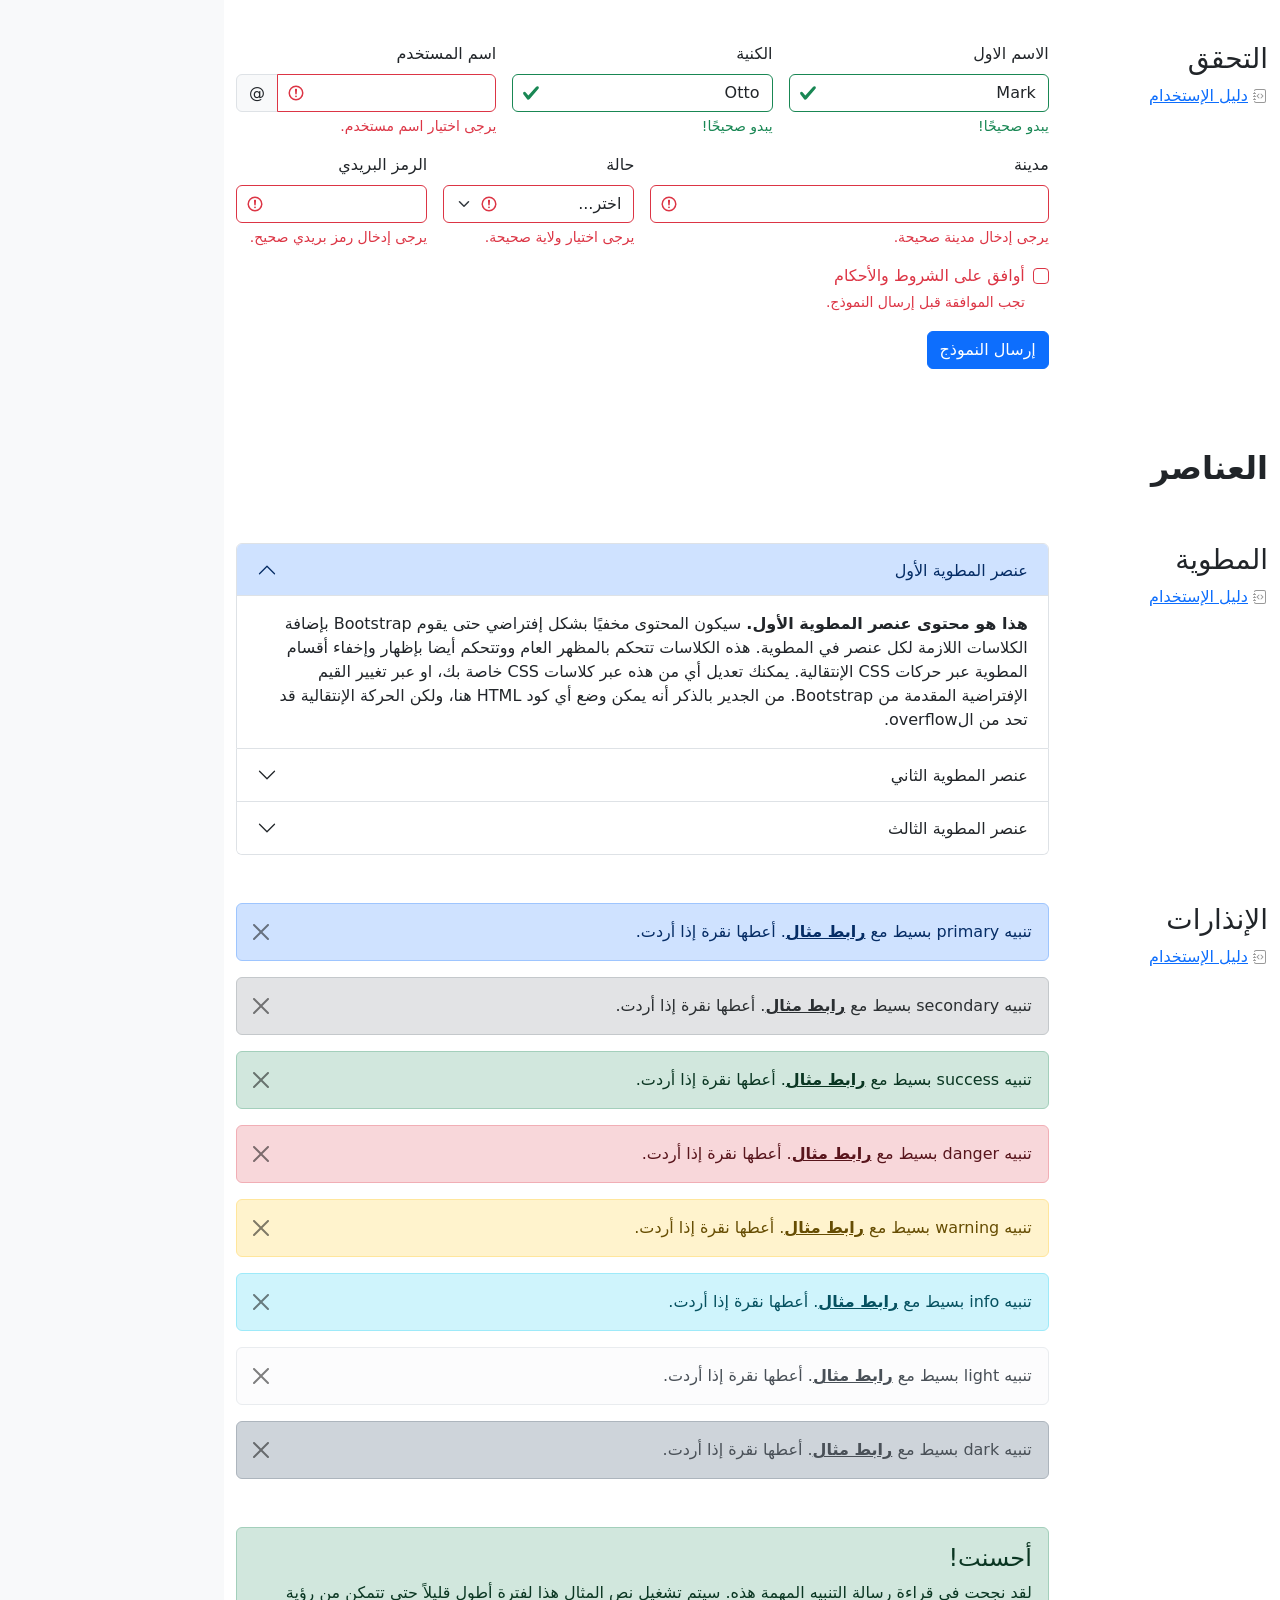
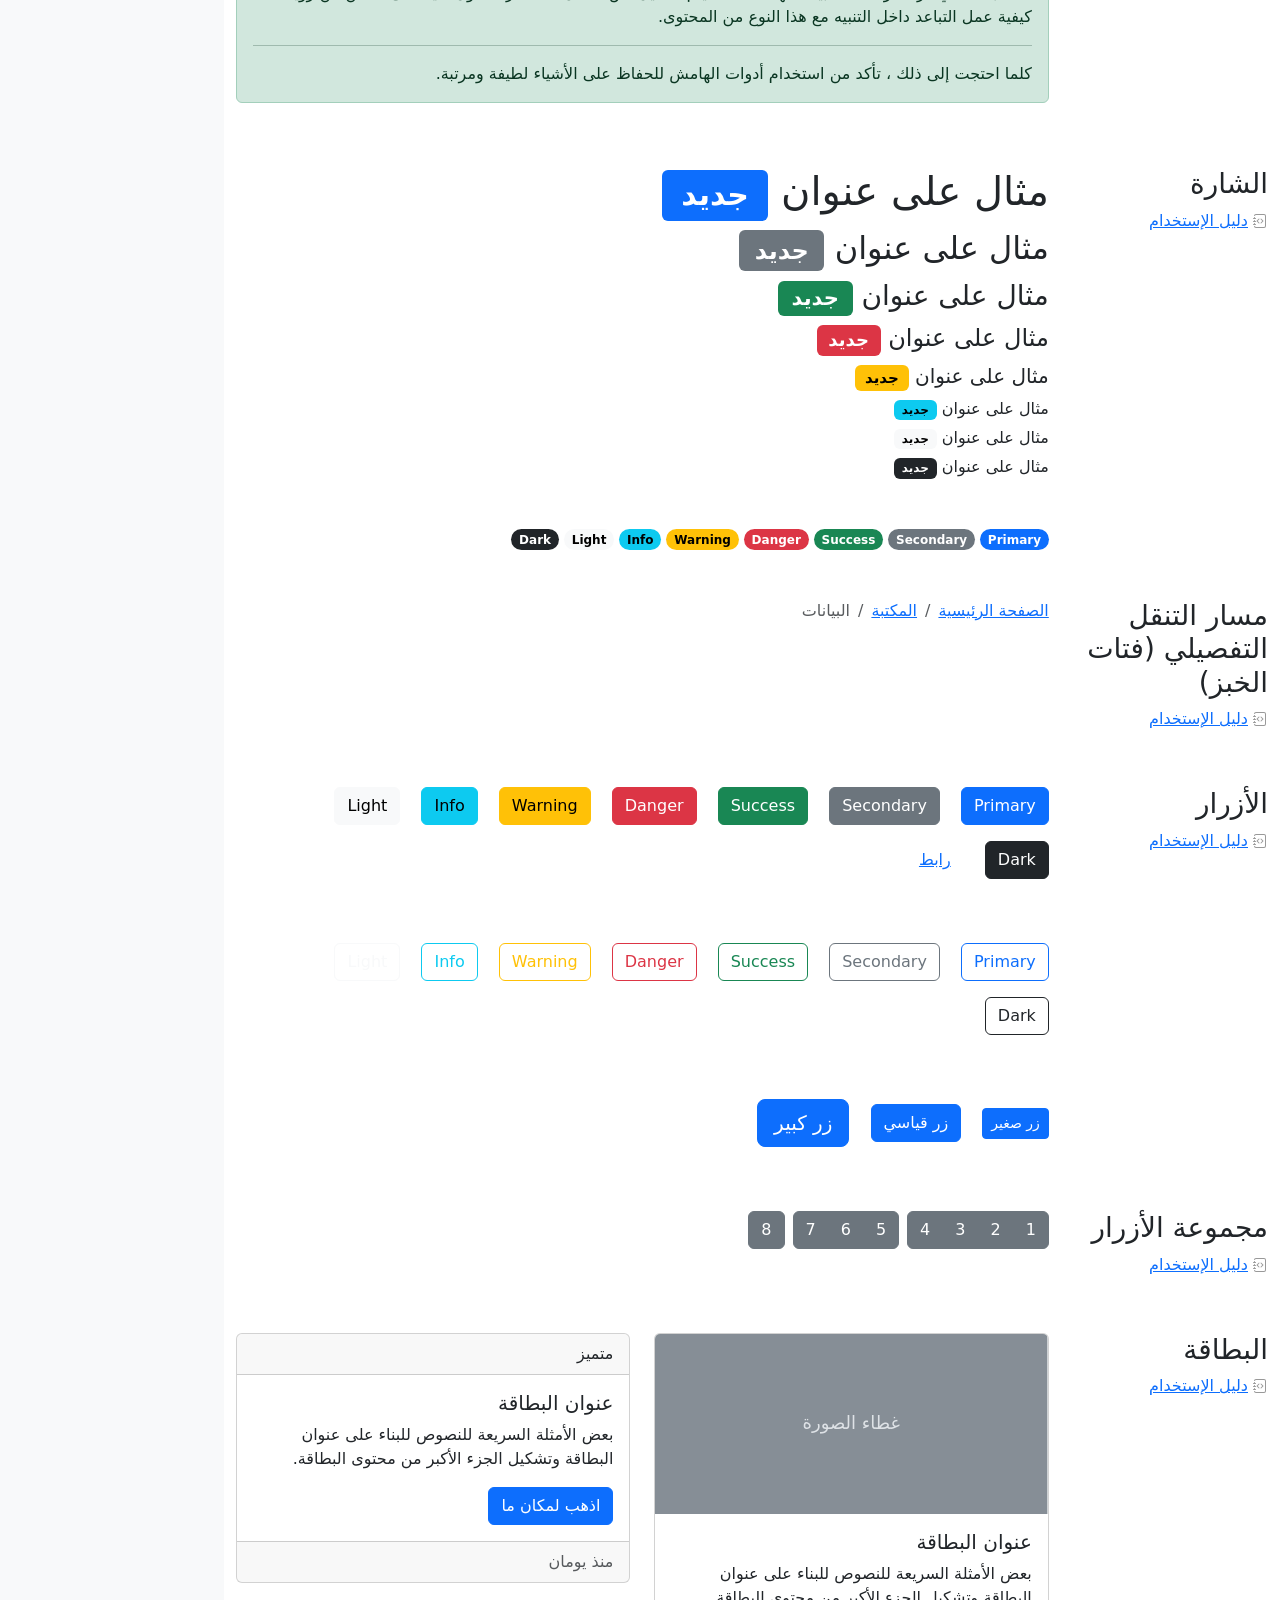
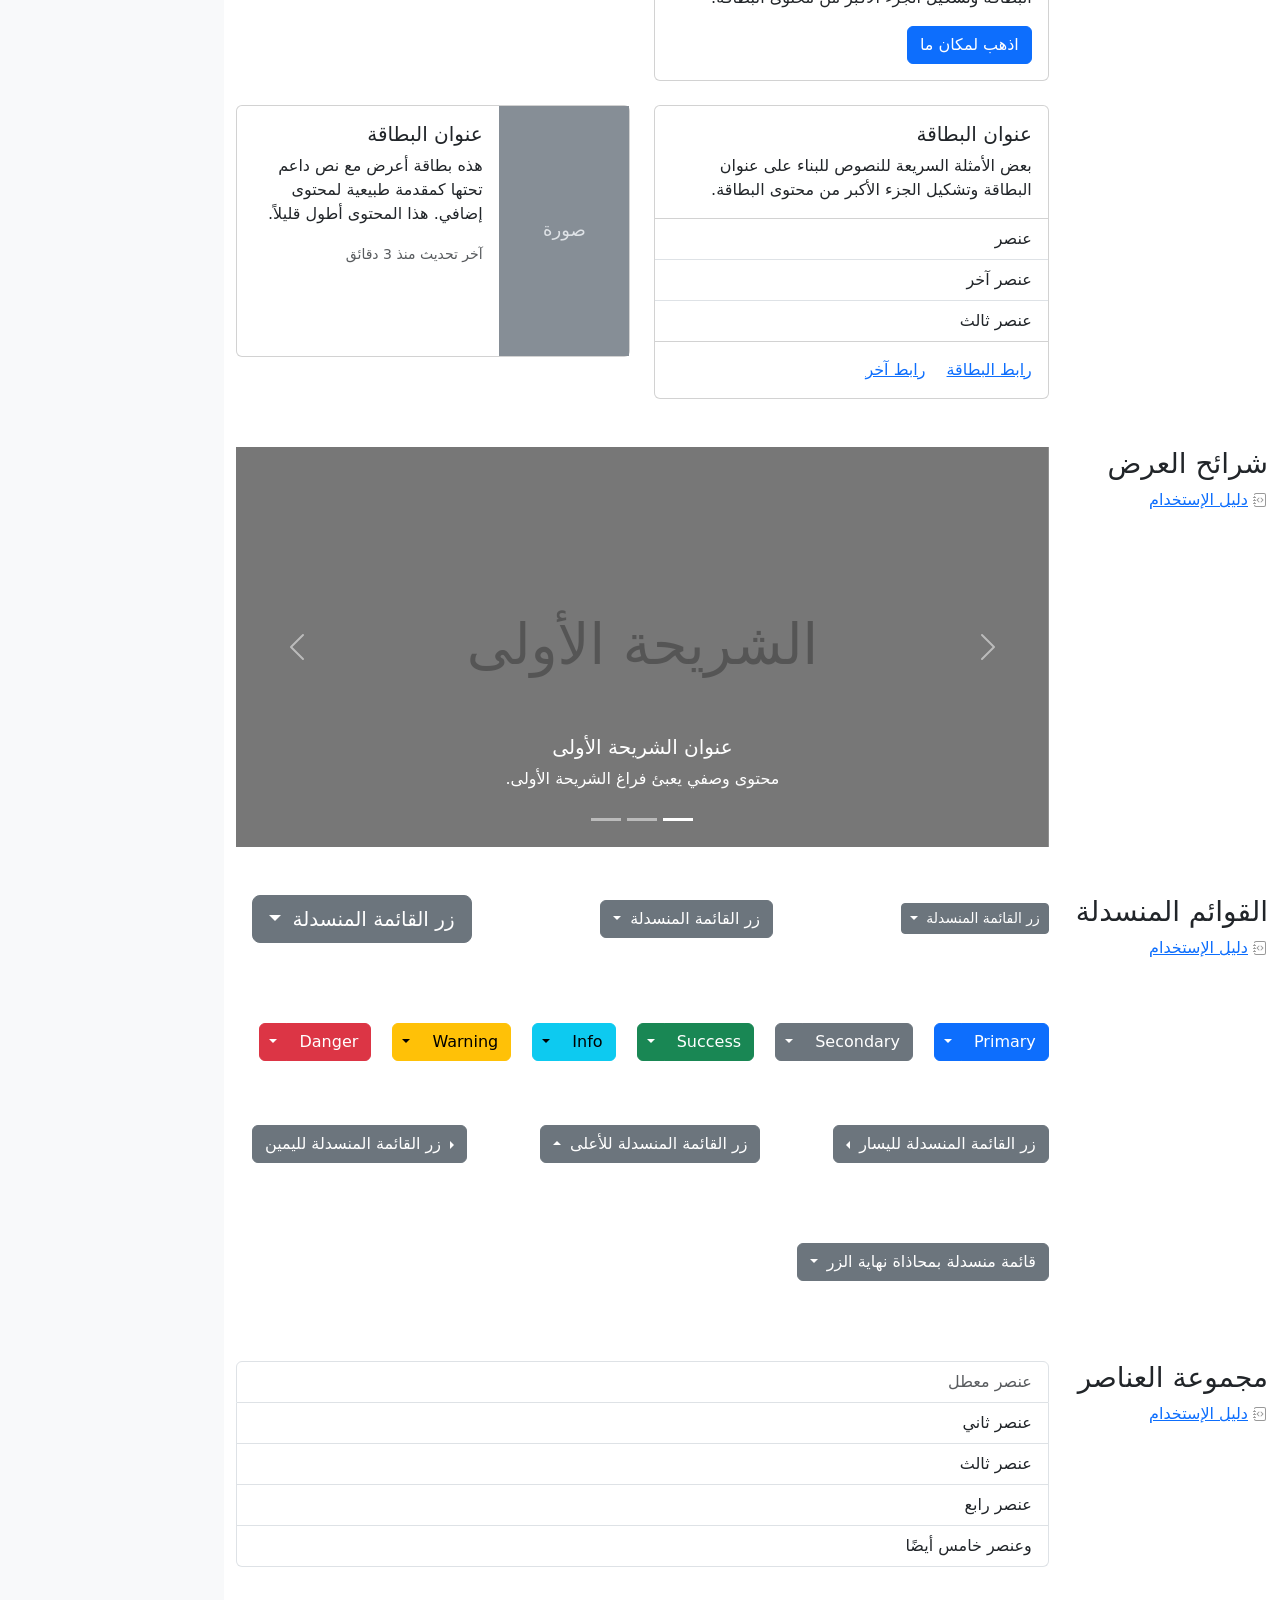
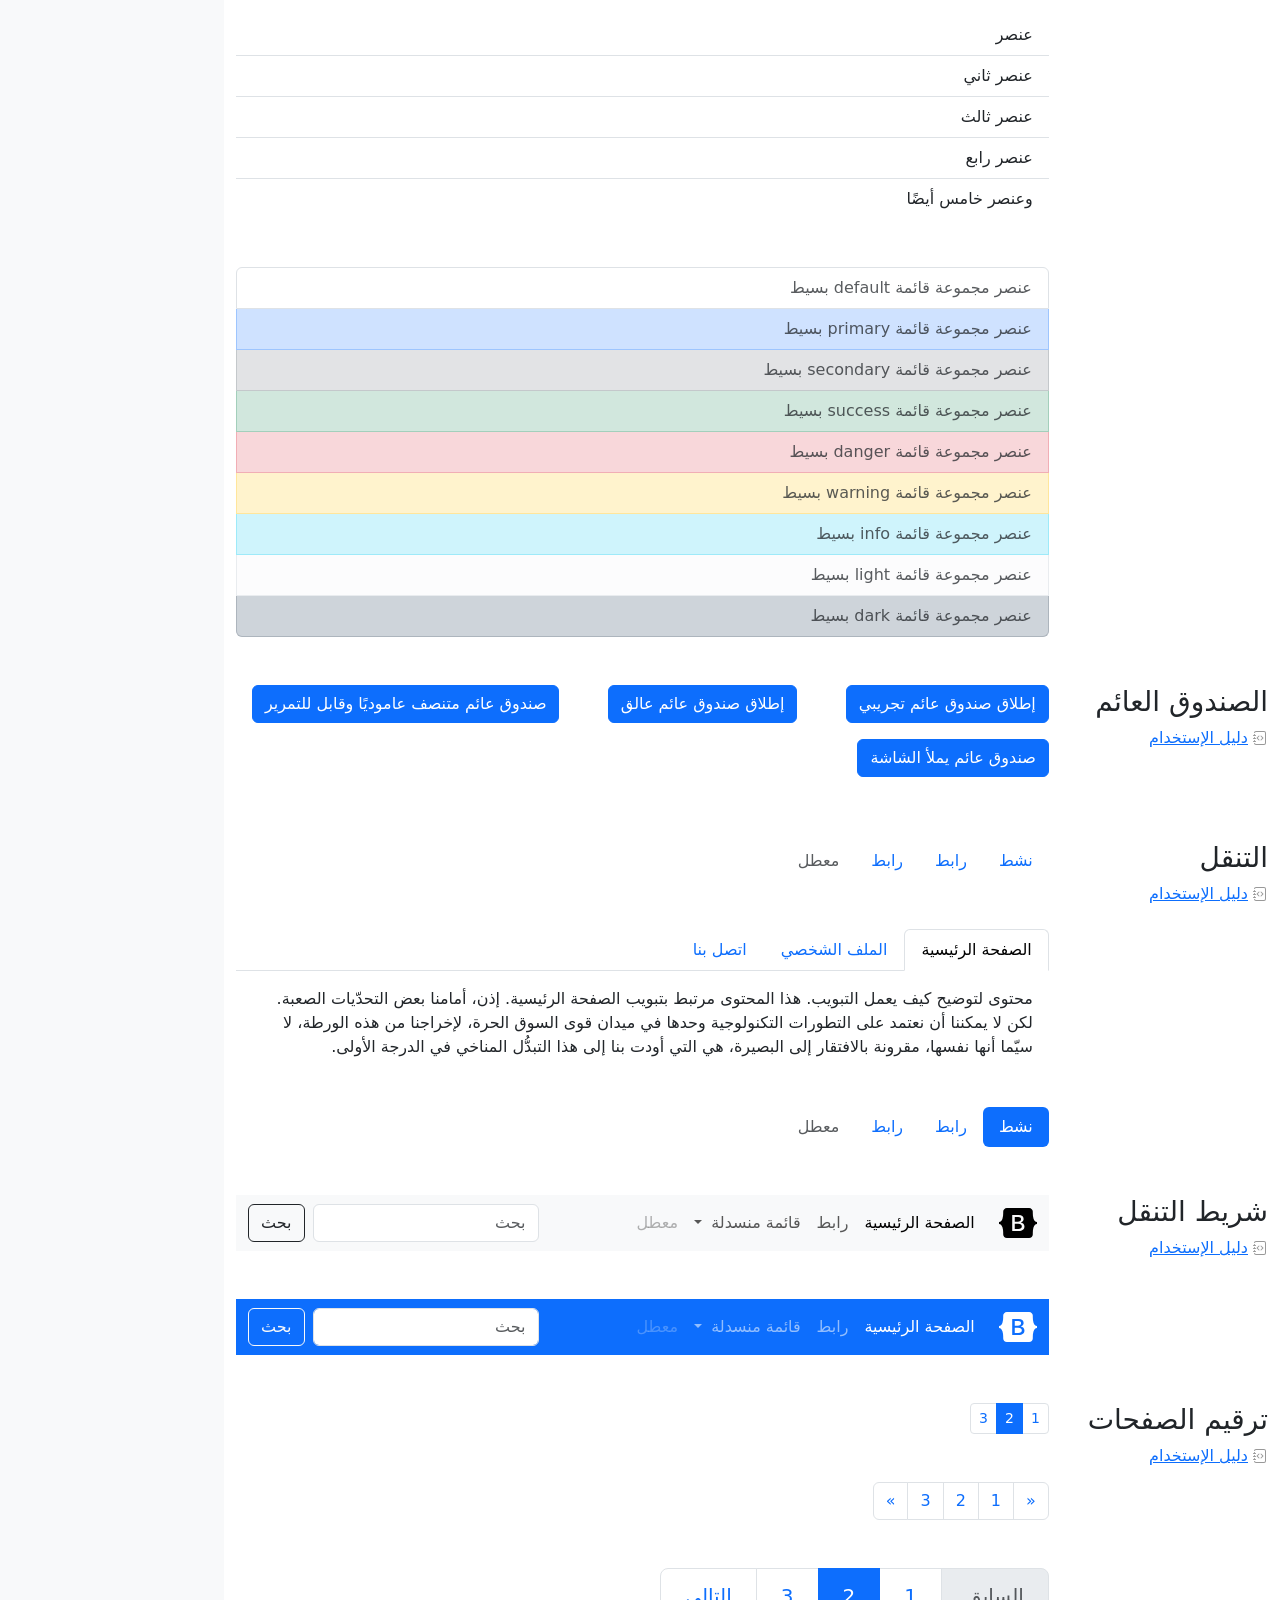
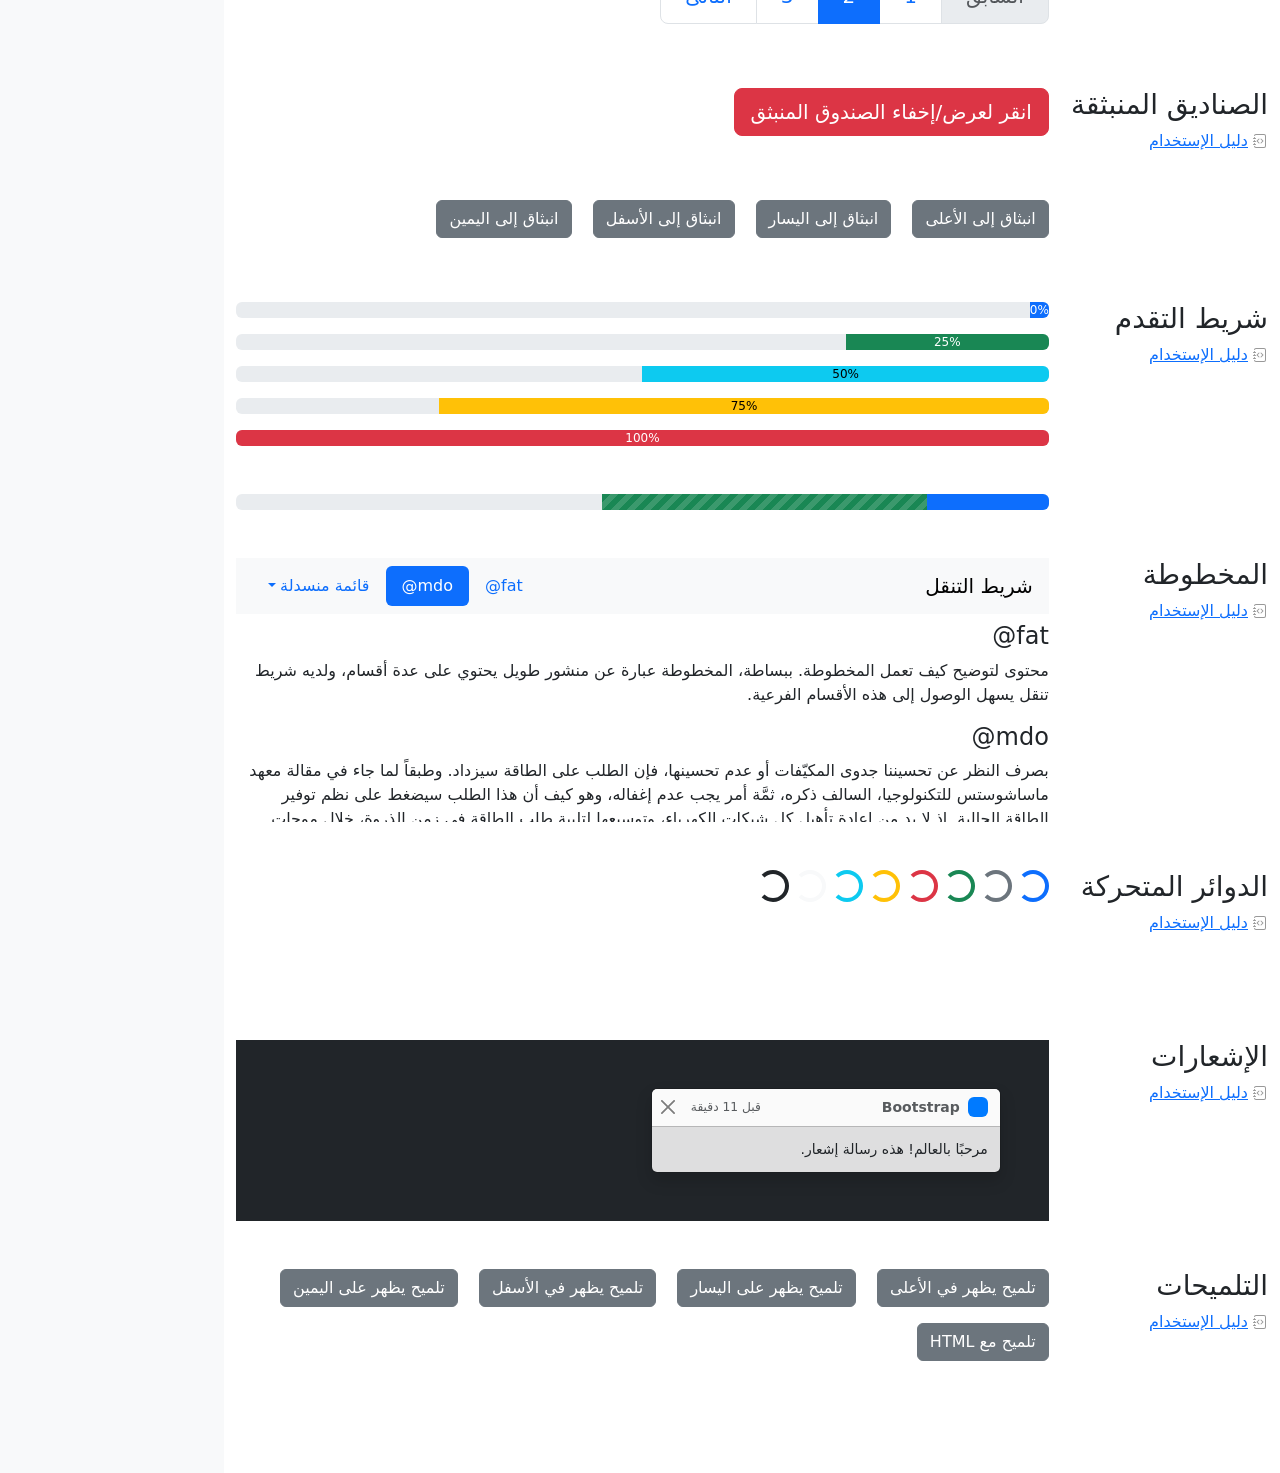
<file: disciplinas/desenvolvimento-web/AULA 04/bootstrap-5.3.8-examples/cheatsheet-rtl/index.html>
<!doctype html>
<html lang="ar" dir="rtl" data-bs-theme="auto">
  <head>
    <meta charset="utf-8" />
    <meta name="viewport" content="width=device-width, initial-scale=1" />
    <meta name="description" content="" />
    <meta
      name="author"
      content="Mark Otto, Jacob Thornton, and Bootstrap contributors"
    />
    <meta name="generator" content="Astro v5.13.2" />
    <title>ورقة الغش · Bootstrap v5.3</title>
    <link
      rel="canonical"
      href="https://getbootstrap.com/docs/5.3/examples/cheatsheet-rtl/"
    />
    <script src="../assets/js/color-modes.js"></script>
    <link href="../assets/dist/css/bootstrap.rtl.min.css" rel="stylesheet" />
    <meta name="theme-color" content="#712cf9" />
    <link href="../cheatsheet/cheatsheet.rtl.css" rel="stylesheet" />
    <style>
      .bd-placeholder-img {
        font-size: 1.125rem;
        text-anchor: middle;
        -webkit-user-select: none;
        -moz-user-select: none;
        user-select: none;
      }
      @media (min-width: 768px) {
        .bd-placeholder-img-lg {
          font-size: 3.5rem;
        }
      }
      .b-example-divider {
        width: 100%;
        height: 3rem;
        background-color: #0000001a;
        border: solid rgba(0, 0, 0, 0.15);
        border-width: 1px 0;
        box-shadow:
          inset 0 0.5em 1.5em #0000001a,
          inset 0 0.125em 0.5em #00000026;
      }
      .b-example-vr {
        flex-shrink: 0;
        width: 1.5rem;
        height: 100vh;
      }
      .bi {
        vertical-align: -0.125em;
        fill: currentColor;
      }
      .nav-scroller {
        position: relative;
        z-index: 2;
        height: 2.75rem;
        overflow-y: hidden;
      }
      .nav-scroller .nav {
        display: flex;
        flex-wrap: nowrap;
        padding-bottom: 1rem;
        margin-top: -1px;
        overflow-x: auto;
        text-align: center;
        white-space: nowrap;
        -webkit-overflow-scrolling: touch;
      }
      .btn-bd-primary {
        --bd-violet-bg: #712cf9;
        --bd-violet-rgb: 112.520718, 44.062154, 249.437846;
        --bs-btn-font-weight: 600;
        --bs-btn-color: var(--bs-white);
        --bs-btn-bg: var(--bd-violet-bg);
        --bs-btn-border-color: var(--bd-violet-bg);
        --bs-btn-hover-color: var(--bs-white);
        --bs-btn-hover-bg: #6528e0;
        --bs-btn-hover-border-color: #6528e0;
        --bs-btn-focus-shadow-rgb: var(--bd-violet-rgb);
        --bs-btn-active-color: var(--bs-btn-hover-color);
        --bs-btn-active-bg: #5a23c8;
        --bs-btn-active-border-color: #5a23c8;
      }
      .bd-mode-toggle {
        z-index: 1500;
      }
      .bd-mode-toggle .bi {
        width: 1em;
        height: 1em;
      }
      .bd-mode-toggle .dropdown-menu .active .bi {
        display: block !important;
      }
    </style>
  </head>
  <body class="bg-body-tertiary">
    <svg xmlns="http://www.w3.org/2000/svg" class="d-none">
      <symbol id="check2" viewBox="0 0 16 16">
        <path
          d="M13.854 3.646a.5.5 0 0 1 0 .708l-7 7a.5.5 0 0 1-.708 0l-3.5-3.5a.5.5 0 1 1 .708-.708L6.5 10.293l6.646-6.647a.5.5 0 0 1 .708 0z"
        ></path>
      </symbol>
      <symbol id="circle-half" viewBox="0 0 16 16">
        <path
          d="M8 15A7 7 0 1 0 8 1v14zm0 1A8 8 0 1 1 8 0a8 8 0 0 1 0 16z"
        ></path>
      </symbol>
      <symbol id="moon-stars-fill" viewBox="0 0 16 16">
        <path
          d="M6 .278a.768.768 0 0 1 .08.858 7.208 7.208 0 0 0-.878 3.46c0 4.021 3.278 7.277 7.318 7.277.527 0 1.04-.055 1.533-.16a.787.787 0 0 1 .81.316.733.733 0 0 1-.031.893A8.349 8.349 0 0 1 8.344 16C3.734 16 0 12.286 0 7.71 0 4.266 2.114 1.312 5.124.06A.752.752 0 0 1 6 .278z"
        ></path>
        <path
          d="M10.794 3.148a.217.217 0 0 1 .412 0l.387 1.162c.173.518.579.924 1.097 1.097l1.162.387a.217.217 0 0 1 0 .412l-1.162.387a1.734 1.734 0 0 0-1.097 1.097l-.387 1.162a.217.217 0 0 1-.412 0l-.387-1.162A1.734 1.734 0 0 0 9.31 6.593l-1.162-.387a.217.217 0 0 1 0-.412l1.162-.387a1.734 1.734 0 0 0 1.097-1.097l.387-1.162zM13.863.099a.145.145 0 0 1 .274 0l.258.774c.115.346.386.617.732.732l.774.258a.145.145 0 0 1 0 .274l-.774.258a1.156 1.156 0 0 0-.732.732l-.258.774a.145.145 0 0 1-.274 0l-.258-.774a1.156 1.156 0 0 0-.732-.732l-.774-.258a.145.145 0 0 1 0-.274l.774-.258c.346-.115.617-.386.732-.732L13.863.1z"
        ></path>
      </symbol>
      <symbol id="sun-fill" viewBox="0 0 16 16">
        <path
          d="M8 12a4 4 0 1 0 0-8 4 4 0 0 0 0 8zM8 0a.5.5 0 0 1 .5.5v2a.5.5 0 0 1-1 0v-2A.5.5 0 0 1 8 0zm0 13a.5.5 0 0 1 .5.5v2a.5.5 0 0 1-1 0v-2A.5.5 0 0 1 8 13zm8-5a.5.5 0 0 1-.5.5h-2a.5.5 0 0 1 0-1h2a.5.5 0 0 1 .5.5zM3 8a.5.5 0 0 1-.5.5h-2a.5.5 0 0 1 0-1h2A.5.5 0 0 1 3 8zm10.657-5.657a.5.5 0 0 1 0 .707l-1.414 1.415a.5.5 0 1 1-.707-.708l1.414-1.414a.5.5 0 0 1 .707 0zm-9.193 9.193a.5.5 0 0 1 0 .707L3.05 13.657a.5.5 0 0 1-.707-.707l1.414-1.414a.5.5 0 0 1 .707 0zm9.193 2.121a.5.5 0 0 1-.707 0l-1.414-1.414a.5.5 0 0 1 .707-.707l1.414 1.414a.5.5 0 0 1 0 .707zM4.464 4.465a.5.5 0 0 1-.707 0L2.343 3.05a.5.5 0 1 1 .707-.707l1.414 1.414a.5.5 0 0 1 0 .708z"
        ></path>
      </symbol>
    </svg>
    <div
      class="dropdown position-fixed bottom-0 end-0 mb-3 me-3 bd-mode-toggle"
    >
      <button
        class="btn btn-bd-primary py-2 dropdown-toggle d-flex align-items-center"
        id="bd-theme"
        type="button"
        aria-expanded="false"
        data-bs-toggle="dropdown"
        aria-label="Toggle theme (auto)"
      >
        <svg class="bi my-1 theme-icon-active" aria-hidden="true">
          <use href="#circle-half"></use>
        </svg>
        <span class="visually-hidden" id="bd-theme-text">Toggle theme</span>
      </button>
      <ul
        class="dropdown-menu dropdown-menu-end shadow"
        aria-labelledby="bd-theme-text"
      >
        <li>
          <button
            type="button"
            class="dropdown-item d-flex align-items-center"
            data-bs-theme-value="light"
            aria-pressed="false"
          >
            <svg class="bi me-2 opacity-50" aria-hidden="true">
              <use href="#sun-fill"></use>
            </svg>
            Light
            <svg class="bi ms-auto d-none" aria-hidden="true">
              <use href="#check2"></use>
            </svg>
          </button>
        </li>
        <li>
          <button
            type="button"
            class="dropdown-item d-flex align-items-center"
            data-bs-theme-value="dark"
            aria-pressed="false"
          >
            <svg class="bi me-2 opacity-50" aria-hidden="true">
              <use href="#moon-stars-fill"></use>
            </svg>
            Dark
            <svg class="bi ms-auto d-none" aria-hidden="true">
              <use href="#check2"></use>
            </svg>
          </button>
        </li>
        <li>
          <button
            type="button"
            class="dropdown-item d-flex align-items-center active"
            data-bs-theme-value="auto"
            aria-pressed="true"
          >
            <svg class="bi me-2 opacity-50" aria-hidden="true">
              <use href="#circle-half"></use>
            </svg>
            Auto
            <svg class="bi ms-auto d-none" aria-hidden="true">
              <use href="#check2"></use>
            </svg>
          </button>
        </li>
      </ul>
    </div>
    <header
      class="bd-header bg-dark py-3 d-flex align-items-stretch border-bottom border-dark"
    >
      <div class="container-fluid d-flex align-items-center">
        <h1 class="d-flex align-items-center fs-4 text-white mb-0">
          <img
            src="../assets/brand/bootstrap-logo-white.svg"
            width="38"
            height="30"
            class="me-3"
            alt="Bootstrap"
          />
          ورقة الغش
        </h1>
        <a
          href="../examples/cheatsheet/"
          class="ms-auto link-light"
          hreflang="en"
          >جدول بيانات LTR</a
        >
      </div>
    </header>
    <aside
      class="bd-aside sticky-xl-top text-body-secondary align-self-start mb-3 mb-xl-5 px-2"
    >
      <h2 class="h6 pt-4 pb-3 mb-4 border-bottom">على هذه الصفحة</h2>
      <nav class="small" id="toc">
        <ul class="list-unstyled">
          <li class="my-2">
            <button
              type="button"
              class="btn d-inline-flex align-items-center collapsed border-0"
              data-bs-toggle="collapse"
              aria-expanded="false"
              data-bs-target="#contents-collapse"
              aria-controls="contents-collapse"
            >
              المحتوى
            </button>
            <ul class="list-unstyled ps-3 collapse" id="contents-collapse">
              <li>
                <a
                  class="d-inline-flex align-items-center rounded text-decoration-none"
                  href="#typography"
                  >النصوص</a
                >
              </li>
              <li>
                <a
                  class="d-inline-flex align-items-center rounded text-decoration-none"
                  href="#images"
                  >الصور</a
                >
              </li>
              <li>
                <a
                  class="d-inline-flex align-items-center rounded text-decoration-none"
                  href="#tables"
                  >الجداول</a
                >
              </li>
              <li>
                <a
                  class="d-inline-flex align-items-center rounded text-decoration-none"
                  href="#figures"
                  >النماذج البيانية</a
                >
              </li>
            </ul>
          </li>
          <li class="my-2">
            <button
              type="button"
              class="btn d-inline-flex align-items-center collapsed border-0"
              data-bs-toggle="collapse"
              aria-expanded="false"
              data-bs-target="#forms-collapse"
              aria-controls="forms-collapse"
            >
              النماذج
            </button>
            <ul class="list-unstyled ps-3 collapse" id="forms-collapse">
              <li>
                <a
                  class="d-inline-flex align-items-center rounded text-decoration-none"
                  href="#overview"
                  >نظرة عامة</a
                >
              </li>
              <li>
                <a
                  class="d-inline-flex align-items-center rounded text-decoration-none"
                  href="#disabled-forms"
                  >الحقول المعطلة</a
                >
              </li>
              <li>
                <a
                  class="d-inline-flex align-items-center rounded text-decoration-none"
                  href="#sizing"
                  >الأحجام</a
                >
              </li>
              <li>
                <a
                  class="d-inline-flex align-items-center rounded text-decoration-none"
                  href="#input-group"
                  >مجموعة الإدخال</a
                >
              </li>
              <li>
                <a
                  class="d-inline-flex align-items-center rounded text-decoration-none"
                  href="#floating-labels"
                  >الحقول ذوي العناوين العائمة</a
                >
              </li>
              <li>
                <a
                  class="d-inline-flex align-items-center rounded text-decoration-none"
                  href="#validation"
                  >التحقق</a
                >
              </li>
            </ul>
          </li>
          <li class="my-2">
            <button
              type="button"
              class="btn d-inline-flex align-items-center collapsed border-0"
              data-bs-toggle="collapse"
              aria-expanded="false"
              data-bs-target="#components-collapse"
              aria-controls="components-collapse"
            >
              مكونات
            </button>
            <ul class="list-unstyled ps-3 collapse" id="components-collapse">
              <li>
                <a
                  class="d-inline-flex align-items-center rounded text-decoration-none"
                  href="#accordion"
                  >المطوية</a
                >
              </li>
              <li>
                <a
                  class="d-inline-flex align-items-center rounded text-decoration-none"
                  href="#alerts"
                  >الإنذارات</a
                >
              </li>
              <li>
                <a
                  class="d-inline-flex align-items-center rounded text-decoration-none"
                  href="#badge"
                  >الشارة</a
                >
              </li>
              <li>
                <a
                  class="d-inline-flex align-items-center rounded text-decoration-none"
                  href="#breadcrumb"
                  >مسار التنقل التفصيلي</a
                >
              </li>
              <li>
                <a
                  class="d-inline-flex align-items-center rounded text-decoration-none"
                  href="#buttons"
                  >الأزرار</a
                >
              </li>
              <li>
                <a
                  class="d-inline-flex align-items-center rounded text-decoration-none"
                  href="#button-group"
                  >مجموعة الأزرار</a
                >
              </li>
              <li>
                <a
                  class="d-inline-flex align-items-center rounded text-decoration-none"
                  href="#card"
                  >البطاقة</a
                >
              </li>
              <li>
                <a
                  class="d-inline-flex align-items-center rounded text-decoration-none"
                  href="#carousel"
                  >شرائح العرض</a
                >
              </li>
              <li>
                <a
                  class="d-inline-flex align-items-center rounded text-decoration-none"
                  href="#dropdowns"
                  >القوائم المنسدلة</a
                >
              </li>
              <li>
                <a
                  class="d-inline-flex align-items-center rounded text-decoration-none"
                  href="#list-group"
                  >مجموعة العناصر</a
                >
              </li>
              <li>
                <a
                  class="d-inline-flex align-items-center rounded text-decoration-none"
                  href="#modal"
                  >الصندوق العائم</a
                >
              </li>
              <li>
                <a
                  class="d-inline-flex align-items-center rounded text-decoration-none"
                  href="#navs"
                  >التنقل</a
                >
              </li>
              <li>
                <a
                  class="d-inline-flex align-items-center rounded text-decoration-none"
                  href="#navbar"
                  >شريط التنقل</a
                >
              </li>
              <li>
                <a
                  class="d-inline-flex align-items-center rounded text-decoration-none"
                  href="#pagination"
                  >ترقيم الصفحات</a
                >
              </li>
              <li>
                <a
                  class="d-inline-flex align-items-center rounded text-decoration-none"
                  href="#popovers"
                  >الصناديق المنبثقة</a
                >
              </li>
              <li>
                <a
                  class="d-inline-flex align-items-center rounded text-decoration-none"
                  href="#progress"
                  >شريط التقدم</a
                >
              </li>
              <li>
                <a
                  class="d-inline-flex align-items-center rounded text-decoration-none"
                  href="#scrollspy"
                  >المخطوطة</a
                >
              </li>
              <li>
                <a
                  class="d-inline-flex align-items-center rounded text-decoration-none"
                  href="#spinners"
                  >الدوائر المتحركة</a
                >
              </li>
              <li>
                <a
                  class="d-inline-flex align-items-center rounded text-decoration-none"
                  href="#toasts"
                  >الإشعارات</a
                >
              </li>
              <li>
                <a
                  class="d-inline-flex align-items-center rounded text-decoration-none"
                  href="#tooltips"
                  >التلميحات</a
                >
              </li>
            </ul>
          </li>
        </ul>
      </nav>
    </aside>
    <main class="bd-cheatsheet container-fluid bg-body">
      <section id="content">
        <h2 class="sticky-xl-top fw-bold pt-3 pt-xl-5 pb-2 pb-xl-3">المحتوى</h2>
        <article class="my-3" id="typography">
          <div
            class="bd-heading sticky-xl-top align-self-start mt-5 mb-3 mt-xl-0 mb-xl-2"
          >
            <h3>النصوص</h3>
            <a
              class="d-flex align-items-center"
              hreflang="en"
              href="../content/typography"
              >دليل الإستخدام</a
            >
          </div>
          <div>
            <div class="bd-example-snippet bd-code-snippet">
              <div class="bd-example m-0 border-0">
                <p class="display-1">العرض 1</p>
                <p class="display-2">العرض 2</p>
                <p class="display-3">العرض 3</p>
                <p class="display-4">العرض 4</p>
                <p class="display-5">العرض 5</p>
                <p class="display-6">العرض 6</p>
              </div>
            </div>
            <div class="bd-example-snippet bd-code-snippet">
              <div class="bd-example m-0 border-0">
                <p class="h1">عنوان 1</p>
                <p class="h2">عنوان 2</p>
                <p class="h3">عنوان 3</p>
                <p class="h4">عنوان 4</p>
                <p class="h5">عنوان 5</p>
                <p class="h6">عنوان 6</p>
              </div>
            </div>
            <div class="bd-example-snippet bd-code-snippet">
              <div class="bd-example m-0 border-0">
                <p class="lead">
                  هذه قطعة إملائية متميزة، فهي مصممة لتكون بارزة من بين القطع
                  الإملائية الأخرى.
                </p>
              </div>
            </div>
            <div class="bd-example-snippet bd-code-snippet">
              <div class="bd-example m-0 border-0">
                <p>يمكنك استخدام تصنيف mark <mark>لتحديد</mark> نص.</p>
                <p>
                  <del>من المفترض أن يتم التعامل مع هذا السطر كنص محذوف.</del>
                </p>
                <p>
                  <s
                    >من المفترض أن يتم التعامل مع هذا السطر على أنه لم يعد
                    دقيقًا.</s
                  >
                </p>
                <p>
                  <ins
                    >من المفترض أن يتم التعامل مع هذا السطر كإضافة إلى
                    المستند.</ins
                  >
                </p>
                <p><u>سيتم عرض النص في هذا السطر كما وتحته خط.</u></p>
                <p>
                  <small
                    >من المفترض أن يتم التعامل مع هذا السطر على أنه يحوي تفاصيل
                    صغيرة.</small
                  >
                </p>
                <p><strong>هذا السطر يحوي نص عريض.</strong></p>
                <p><em>هذا السطر يحوي نص مائل.</em></p>
              </div>
            </div>
            <div class="bd-example-snippet bd-code-snippet">
              <div class="bd-example m-0 border-0">
                <hr />
              </div>
            </div>
            <div class="bd-example-snippet bd-code-snippet">
              <div class="bd-example m-0 border-0">
                <blockquote class="blockquote">
                  <p>إقتباس مبهر، موضوع في عنصر blockquote</p>
                  <footer class="blockquote-footer">
                    شخص مشهور في
                    <cite title="عنوان المصدر"> عنوان المصدر </cite>
                  </footer>
                </blockquote>
              </div>
            </div>
            <div class="bd-example-snippet bd-code-snippet">
              <div class="bd-example m-0 border-0">
                <ul class="list-unstyled">
                  <li>هذه قائمة عناصر.</li>
                  <li>بالرغم من أنها مصممة كي لا تظهر كذلك.</li>
                  <li>إلا أنها مجهزة كـ قائمة خلف الكواليس</li>
                  <li>هذا التصميم ينطبق فقد على القائمة الرئيسية</li>
                  <li>
                    القوائم الفرعية
                    <ul>
                      <li>لا تتأثر بهذا التصميم</li>
                      <li>فهي تظهر عليها علامات الترقيم</li>
                      <li>وتحتوي على مساحة فارغة بجوارها</li>
                    </ul>
                  </li>
                  <li>قد يكون هذا التصميم مفيدًا في بعض الأحيان.</li>
                </ul>
              </div>
            </div>
            <div class="bd-example-snippet bd-code-snippet">
              <div class="bd-example m-0 border-0">
                <ul class="list-inline">
                  <li class="list-inline-item">هذا عنصر في قائمة.</li>
                  <li class="list-inline-item">وهذا أيضًا.</li>
                  <li class="list-inline-item">لكنهم يظهرون متجاورين.</li>
                </ul>
              </div>
            </div>
          </div>
        </article>
        <article class="my-3" id="images">
          <div
            class="bd-heading sticky-xl-top align-self-start mt-5 mb-3 mt-xl-0 mb-xl-2"
          >
            <h3>الصور</h3>
            <a
              class="d-flex align-items-center"
              hreflang="en"
              href="../content/images"
              >دليل الإستخدام</a
            >
          </div>
          <div>
            <div class="bd-example-snippet bd-code-snippet">
              <div class="bd-example m-0 border-0">
                <svg
                  aria-label="Placeholder: صورة مستجيبة"
                  class="bd-placeholder-img bd-placeholder-img-lg img-fluid"
                  height="250"
                  preserveAspectRatio="xMidYMid slice"
                  role="img"
                  width="100%"
                  xmlns="http://www.w3.org/2000/svg"
                >
                  <title>Placeholder</title>
                  <rect width="100%" height="100%" fill="#868e96" />
                  <text x="50%" y="50%" fill="#dee2e6" dy=".3em">
                    صورة مستجيبة
                  </text>
                </svg>
              </div>
            </div>
            <div class="bd-example-snippet bd-code-snippet">
              <div class="bd-example m-0 border-0">
                <svg
                  aria-label="صورة عنصر نائب مربع عام مع حدود بيضاء حولها ، مما يجعلها تشبه صورة تم التقاطها بكاميرا فورية قديمة: 200x200"
                  class="bd-placeholder-img img-thumbnail"
                  height="200"
                  preserveAspectRatio="xMidYMid slice"
                  role="img"
                  width="200"
                  xmlns="http://www.w3.org/2000/svg"
                >
                  <title>
                    صورة عنصر نائب مربع عام مع حدود بيضاء حولها ، مما يجعلها
                    تشبه صورة تم التقاطها بكاميرا فورية قديمة
                  </title>
                  <rect width="100%" height="100%" fill="#868e96" />
                  <text x="50%" y="50%" fill="#dee2e6" dy=".3em">200x200</text>
                </svg>
              </div>
            </div>
          </div>
        </article>
        <article class="my-3" id="tables">
          <div
            class="bd-heading sticky-xl-top align-self-start mt-5 mb-3 mt-xl-0 mb-xl-2"
          >
            <h3>الجداول</h3>
            <a
              class="d-flex align-items-center"
              hreflang="en"
              href="../content/tables"
              >دليل الإستخدام</a
            >
          </div>
          <div>
            <div class="bd-example-snippet bd-code-snippet">
              <div class="bd-example m-0 border-0">
                <table class="table table-striped">
                  <thead>
                    <tr>
                      <th scope="col">#</th>
                      <th scope="col">الاسم الاول</th>
                      <th scope="col">الكنية</th>
                      <th scope="col">الاسم المستعار</th>
                    </tr>
                  </thead>
                  <tbody>
                    <tr>
                      <th scope="row">1</th>
                      <td>Mark</td>
                      <td>Otto</td>
                      <td><bdo lang="en" dir="ltr">@mdo</bdo></td>
                    </tr>
                    <tr>
                      <th scope="row">2</th>
                      <td>Jacob</td>
                      <td>Thornton</td>
                      <td><bdo lang="en" dir="ltr">@fat</bdo></td>
                    </tr>
                    <tr>
                      <th scope="row">3</th>
                      <td>John</td>
                      <td>Doe</td>
                      <td><bdo lang="en" dir="ltr">@social</bdo></td>
                    </tr>
                  </tbody>
                </table>
              </div>
            </div>
            <div class="bd-example-snippet bd-code-snippet">
              <div class="bd-example m-0 border-0">
                <table class="table table-dark table-borderless">
                  <thead>
                    <tr>
                      <th scope="col">#</th>
                      <th scope="col">الاسم الاول</th>
                      <th scope="col">الكنية</th>
                      <th scope="col">الاسم المستعار</th>
                    </tr>
                  </thead>
                  <tbody>
                    <tr>
                      <th scope="row">1</th>
                      <td>Mark</td>
                      <td>Otto</td>
                      <td><bdo lang="en" dir="ltr">@mdo</bdo></td>
                    </tr>
                    <tr>
                      <th scope="row">2</th>
                      <td>Jacob</td>
                      <td>Thornton</td>
                      <td><bdo lang="en" dir="ltr">@fat</bdo></td>
                    </tr>
                    <tr>
                      <th scope="row">3</th>
                      <td>John</td>
                      <td>Doe</td>
                      <td><bdo lang="en" dir="ltr">@social</bdo></td>
                    </tr>
                  </tbody>
                </table>
              </div>
            </div>
            <div class="bd-example-snippet bd-code-snippet">
              <div class="bd-example m-0 border-0">
                <table class="table table-hover">
                  <thead>
                    <tr>
                      <th scope="col">Class</th>
                      <th scope="col">عنوان</th>
                      <th scope="col">عنوان</th>
                    </tr>
                  </thead>
                  <tbody>
                    <tr>
                      <th scope="row">Default</th>
                      <td>خلية</td>
                      <td>خلية</td>
                    </tr>
                    <tr class="table-primary">
                      <th scope="row">Primary</th>
                      <td>خلية</td>
                      <td>خلية</td>
                    </tr>
                    <tr class="table-secondary">
                      <th scope="row">Secondary</th>
                      <td>خلية</td>
                      <td>خلية</td>
                    </tr>
                    <tr class="table-success">
                      <th scope="row">Success</th>
                      <td>خلية</td>
                      <td>خلية</td>
                    </tr>
                    <tr class="table-danger">
                      <th scope="row">Danger</th>
                      <td>خلية</td>
                      <td>خلية</td>
                    </tr>
                    <tr class="table-warning">
                      <th scope="row">Warning</th>
                      <td>خلية</td>
                      <td>خلية</td>
                    </tr>
                    <tr class="table-info">
                      <th scope="row">Info</th>
                      <td>خلية</td>
                      <td>خلية</td>
                    </tr>
                    <tr class="table-light">
                      <th scope="row">Light</th>
                      <td>خلية</td>
                      <td>خلية</td>
                    </tr>
                    <tr class="table-dark">
                      <th scope="row">Dark</th>
                      <td>خلية</td>
                      <td>خلية</td>
                    </tr>
                  </tbody>
                </table>
              </div>
            </div>
            <div class="bd-example-snippet bd-code-snippet">
              <div class="bd-example m-0 border-0">
                <table class="table table-sm table-bordered">
                  <thead>
                    <tr>
                      <th scope="col">#</th>
                      <th scope="col">الاسم الاول</th>
                      <th scope="col">الكنية</th>
                      <th scope="col">الاسم المستعار</th>
                    </tr>
                  </thead>
                  <tbody>
                    <tr>
                      <th scope="row">1</th>
                      <td>Mark</td>
                      <td>Otto</td>
                      <td><bdo lang="en" dir="ltr">@mdo</bdo></td>
                    </tr>
                    <tr>
                      <th scope="row">2</th>
                      <td>Jacob</td>
                      <td>Thornton</td>
                      <td><bdo lang="en" dir="ltr">@fat</bdo></td>
                    </tr>
                    <tr>
                      <th scope="row">3</th>
                      <td>John</td>
                      <td>Doe</td>
                      <td><bdo lang="en" dir="ltr">@social</bdo></td>
                    </tr>
                  </tbody>
                </table>
              </div>
            </div>
          </div>
        </article>
        <article class="my-3" id="figures">
          <div
            class="bd-heading sticky-xl-top align-self-start mt-5 mb-3 mt-xl-0 mb-xl-2"
          >
            <h3>النماذج البيانية</h3>
            <a
              class="d-flex align-items-center"
              hreflang="en"
              href="../content/figures"
              >دليل الإستخدام</a
            >
          </div>
          <div>
            <div class="bd-example-snippet bd-code-snippet">
              <div class="bd-example m-0 border-0">
                <figure class="figure">
                  <svg
                    aria-label="Placeholder: 400x300"
                    class="bd-placeholder-img figure-img img-fluid rounded"
                    height="300"
                    preserveAspectRatio="xMidYMid slice"
                    role="img"
                    width="400"
                    xmlns="http://www.w3.org/2000/svg"
                  >
                    <title>Placeholder</title>
                    <rect width="100%" height="100%" fill="#868e96" />
                    <text x="50%" y="50%" fill="#dee2e6" dy=".3em">
                      400x300
                    </text>
                  </svg>
                  <figcaption class="figure-caption">
                    شرح للصورة أعلاه.
                  </figcaption>
                </figure>
              </div>
            </div>
          </div>
        </article>
      </section>
      <section id="forms">
        <h2 class="sticky-xl-top fw-bold pt-3 pt-xl-5 pb-2 pb-xl-3">النماذج</h2>
        <article class="my-3" id="overview">
          <div
            class="bd-heading sticky-xl-top align-self-start mt-5 mb-3 mt-xl-0 mb-xl-2"
          >
            <h3>نظرة عامة</h3>
            <a
              class="d-flex align-items-center"
              hreflang="en"
              href="../forms/overview/"
              >دليل الإستخدام</a
            >
          </div>
          <div>
            <div class="bd-example-snippet bd-code-snippet">
              <div class="bd-example m-0 border-0">
                <form>
                  <div class="mb-3">
                    <label for="exampleInputEmail1" class="form-label"
                      >البريد الإلكتروني</label
                    >
                    <input
                      type="email"
                      class="form-control"
                      id="exampleInputEmail1"
                      aria-describedby="emailHelp"
                    />
                    <div id="emailHelp" class="form-text">
                      لن نقوم بمشاركة بريدك الإلكتروني مع أي شخص آخر.
                    </div>
                  </div>
                  <div class="mb-3">
                    <label for="exampleInputPassword1" class="form-label"
                      >كلمة السر</label
                    >
                    <input
                      type="password"
                      class="form-control"
                      id="exampleInputPassword1"
                    />
                  </div>
                  <div class="mb-3">
                    <label for="exampleSelect" class="form-label"
                      >قائمة اختيار</label
                    >
                    <select class="form-select" id="exampleSelect">
                      <option selected>افتح قائمة الاختيار هذه</option>
                      <option value="1">واحد</option>
                      <option value="2">اثنان</option>
                      <option value="3">ثلاثة</option>
                    </select>
                  </div>
                  <div class="mb-3 form-check">
                    <input
                      type="checkbox"
                      class="form-check-input"
                      id="exampleCheck1"
                    />
                    <label class="form-check-label" for="exampleCheck1"
                      >اخترني</label
                    >
                  </div>
                  <fieldset class="mb-3">
                    <legend>أزرار الاختيار الأحادي</legend>
                    <div class="form-check">
                      <input
                        type="radio"
                        name="radios"
                        class="form-check-input"
                        id="exampleRadio1"
                        checked
                      />
                      <label class="form-check-label" for="exampleRadio1"
                        >الخيار الافتراضي</label
                      >
                    </div>
                    <div class="mb-3 form-check">
                      <input
                        type="radio"
                        name="radios"
                        class="form-check-input"
                        id="exampleRadio2"
                      />
                      <label class="form-check-label" for="exampleRadio2"
                        >خيار آخر</label
                      >
                    </div>
                  </fieldset>
                  <div class="mb-3">
                    <label class="form-label" for="customFile">رفع</label>
                    <input type="file" class="form-control" id="customFile" />
                  </div>
                  <div class="mb-3 form-check form-switch">
                    <input
                      class="form-check-input"
                      type="checkbox"
                      role="switch"
                      id="switchCheckChecked"
                      checked
                    />
                    <label class="form-check-label" for="switchCheckChecked"
                      >زر على شكل مفتاح اختيار.</label
                    >
                  </div>
                  <div class="mb-3">
                    <label for="customRange3" class="form-label"
                      >مثال على حقل اختيار نطاقي</label
                    >
                    <input
                      type="range"
                      class="form-range"
                      min="0"
                      max="5"
                      step="0.5"
                      id="customRange3"
                    />
                  </div>
                  <button type="submit" class="btn btn-primary">إرسال</button>
                </form>
              </div>
            </div>
          </div>
        </article>
        <article class="my-3" id="disabled-forms">
          <div
            class="bd-heading sticky-xl-top align-self-start mt-5 mb-3 mt-xl-0 mb-xl-2"
          >
            <h3>الحقول المعطلة</h3>
            <a
              class="d-flex align-items-center"
              hreflang="en"
              href="../forms/overview/#disabled-forms"
              >دليل الإستخدام</a
            >
          </div>
          <div>
            <div class="bd-example-snippet bd-code-snippet">
              <div class="bd-example m-0 border-0">
                <form>
                  <fieldset
                    disabled
                    aria-label="مثال على مجموعة الحقول المعطلة"
                  >
                    <div class="mb-3">
                      <label for="disabledTextInput" class="form-label"
                        >حقل إدخال معطل</label
                      >
                      <input
                        type="text"
                        id="disabledTextInput"
                        class="form-control"
                        placeholder="حقل إدخال معطل"
                      />
                    </div>
                    <div class="mb-3">
                      <label for="disabledSelect" class="form-label"
                        >قائمة اختيار معطلة</label
                      >
                      <select id="disabledSelect" class="form-select">
                        <option>خيار معطل</option>
                      </select>
                    </div>
                    <div class="mb-3">
                      <div class="form-check">
                        <input
                          class="form-check-input"
                          type="checkbox"
                          id="disabledFieldsetCheck"
                          disabled
                        />
                        <label
                          class="form-check-label"
                          for="disabledFieldsetCheck"
                        >
                          زر اختيار معطل
                        </label>
                      </div>
                    </div>
                    <fieldset class="mb-3">
                      <legend>أزرار اختيار أحادي معطلين</legend>
                      <div class="form-check">
                        <input
                          type="radio"
                          name="radios"
                          class="form-check-input"
                          id="disabledRadio1"
                          disabled
                        />
                        <label class="form-check-label" for="disabledRadio1"
                          >خيار معطل</label
                        >
                      </div>
                      <div class="mb-3 form-check">
                        <input
                          type="radio"
                          name="radios"
                          class="form-check-input"
                          id="disabledRadio2"
                          disabled
                        />
                        <label class="form-check-label" for="disabledRadio2"
                          >خيار آخر معطل</label
                        >
                      </div>
                    </fieldset>
                    <div class="mb-3">
                      <label class="form-label" for="disabledCustomFile"
                        >رفع معطل</label
                      >
                      <input
                        type="file"
                        class="form-control"
                        id="disabledCustomFile"
                        disabled
                      />
                    </div>
                    <div class="mb-3 form-check form-switch">
                      <input
                        class="form-check-input"
                        type="checkbox"
                        role="switch"
                        id="disabledSwitchCheckChecked"
                        checked
                        disabled
                      />
                      <label
                        class="form-check-label"
                        for="disabledSwitchCheckChecked"
                        >زر معطل على شكل مفتاح اختيار.</label
                      >
                    </div>
                    <div class="mb-3">
                      <label for="disabledRange" class="form-label"
                        >حقل اختيار نطاقي معطل</label
                      >
                      <input
                        type="range"
                        class="form-range"
                        min="0"
                        max="5"
                        step="0.5"
                        id="disabledRange"
                      />
                    </div>
                    <button type="submit" class="btn btn-primary">إرسال</button>
                  </fieldset>
                </form>
              </div>
            </div>
          </div>
        </article>
        <article class="my-3" id="sizing">
          <div
            class="bd-heading sticky-xl-top align-self-start mt-5 mb-3 mt-xl-0 mb-xl-2"
          >
            <h3>الأحجام</h3>
            <a
              class="d-flex align-items-center"
              hreflang="en"
              href="../forms/form-control#sizing"
              >دليل الإستخدام</a
            >
          </div>
          <div>
            <div class="bd-example-snippet bd-code-snippet">
              <div class="bd-example m-0 border-0">
                <div class="mb-3">
                  <input
                    class="form-control form-control-lg"
                    type="text"
                    placeholder="حقل إدخال كبير"
                    aria-label=".form-control-lg مثال"
                  />
                </div>
                <div class="mb-3">
                  <select
                    class="form-select form-select-lg"
                    aria-label=".form-select-lg مثال"
                  >
                    <option selected>افتح قائمة الاختيار هذه</option>
                    <option value="1">واحد</option>
                    <option value="2">اثنان</option>
                    <option value="3">ثلاثة</option>
                  </select>
                </div>
                <div class="mb-3">
                  <input
                    type="file"
                    class="form-control form-control-lg"
                    aria-label="مثال على إدخال ملف كبير"
                  />
                </div>
              </div>
            </div>
            <div class="bd-example-snippet bd-code-snippet">
              <div class="bd-example m-0 border-0">
                <div class="mb-3">
                  <input
                    class="form-control form-control-sm"
                    type="text"
                    placeholder="حقل إدخال صغير"
                    aria-label=".form-control-sm مثال"
                  />
                </div>
                <div class="mb-3">
                  <select
                    class="form-select form-select-sm"
                    aria-label=".form-select-sm مثال"
                  >
                    <option selected>افتح قائمة الاختيار هذه</option>
                    <option value="1">واحد</option>
                    <option value="2">اثنان</option>
                    <option value="3">ثلاثة</option>
                  </select>
                </div>
                <div class="mb-3">
                  <input
                    type="file"
                    class="form-control form-control-sm"
                    aria-label="مثال على إدخال ملف صغير"
                  />
                </div>
              </div>
            </div>
          </div>
        </article>
        <article class="my-3" id="input-group">
          <div
            class="bd-heading sticky-xl-top align-self-start mt-5 mb-3 mt-xl-0 mb-xl-2"
          >
            <h3>مجموعة الإدخال</h3>
            <a
              class="d-flex align-items-center"
              hreflang="en"
              href="../forms/input-group"
              >دليل الإستخدام</a
            >
          </div>
          <div>
            <div class="bd-example-snippet bd-code-snippet">
              <div class="bd-example m-0 border-0">
                <div class="input-group mb-3">
                  <span class="input-group-text" id="basic-addon1"
                    >أنا اسمي</span
                  >
                  <input
                    type="text"
                    class="form-control"
                    placeholder="فلان الفلاني"
                    aria-label="الاسم"
                    aria-describedby="basic-addon1"
                  />
                </div>
                <div class="input-group mb-3">
                  <input
                    type="text"
                    class="form-control"
                    placeholder="أنا أحب الكعك والقهوة"
                    aria-label="الطعام المفضل"
                    aria-describedby="basic-addon2"
                  />
                  <span class="input-group-text" id="basic-addon2">وغيرها</span>
                </div>
                <label for="basic-url" class="form-label"
                  >عنوان حسابك الشخصي</label
                >
                <div class="input-group mb-3">
                  <input
                    type="text"
                    class="form-control"
                    id="basic-url"
                    aria-describedby="basic-addon3"
                  />
                  <span class="input-group-text" id="basic-addon3"
                    ><bdo lang="en" dir="ltr"
                      >https://example.com/users/</bdo
                    ></span
                  >
                </div>
                <div class="input-group mb-3">
                  <span class="input-group-text"
                    ><bdo lang="en" dir="ltr">.00</bdo></span
                  >
                  <input
                    type="text"
                    class="form-control"
                    aria-label="المبلغ (لأقرب دولار)"
                  />
                  <span class="input-group-text">$</span>
                </div>
                <div class="input-group">
                  <span class="input-group-text">مع textarea</span>
                  <textarea
                    class="form-control"
                    aria-label="مع textarea"
                  ></textarea>
                </div>
              </div>
            </div>
          </div>
        </article>
        <article class="my-3" id="floating-labels">
          <div
            class="bd-heading sticky-xl-top align-self-start mt-5 mb-3 mt-xl-0 mb-xl-2"
          >
            <h3>الحقول ذوي العناوين العائمة</h3>
            <a class="d-flex align-items-center" href="../forms/floating-labels"
              >دليل الإستخدام</a
            >
          </div>
          <div>
            <div class="bd-example-snippet bd-code-snippet">
              <div class="bd-example m-0 border-0">
                <form>
                  <div class="form-floating mb-3">
                    <input
                      type="email"
                      class="form-control"
                      id="floatingInput"
                      placeholder="name@example.com"
                    />
                    <label for="floatingInput">البريد الالكتروني</label>
                  </div>
                  <div class="form-floating">
                    <input
                      type="password"
                      class="form-control"
                      id="floatingPassword"
                      placeholder="كلمة السر"
                    />
                    <label for="floatingPassword">كلمة السر</label>
                  </div>
                </form>
              </div>
            </div>
          </div>
        </article>
        <article class="my-3" id="validation">
          <div
            class="bd-heading sticky-xl-top align-self-start mt-5 mb-3 mt-xl-0 mb-xl-2"
          >
            <h3>التحقق</h3>
            <a
              class="d-flex align-items-center"
              hreflang="en"
              href="../forms/validation"
              >دليل الإستخدام</a
            >
          </div>
          <div>
            <div class="bd-example-snippet bd-code-snippet">
              <div class="bd-example m-0 border-0">
                <form class="row g-3">
                  <div class="col-md-4">
                    <label for="validationServer01" class="form-label"
                      >الاسم الاول</label
                    >
                    <input
                      type="text"
                      class="form-control is-valid"
                      id="validationServer01"
                      value="Mark"
                      required
                    />
                    <div class="valid-feedback">يبدو صحيحًا!</div>
                  </div>
                  <div class="col-md-4">
                    <label for="validationServer02" class="form-label"
                      >الكنية</label
                    >
                    <input
                      type="text"
                      class="form-control is-valid"
                      id="validationServer02"
                      value="Otto"
                      required
                    />
                    <div class="valid-feedback">يبدو صحيحًا!</div>
                  </div>
                  <div class="col-md-4">
                    <label for="validationServerUsername" class="form-label"
                      >اسم المستخدم</label
                    >
                    <div class="input-group has-validation">
                      <input
                        type="text"
                        class="form-control is-invalid"
                        id="validationServerUsername"
                        aria-describedby="inputGroupPrepend3"
                        required
                      />
                      <span class="input-group-text" id="inputGroupPrepend3"
                        >@</span
                      >
                      <div class="invalid-feedback">
                        يرجى اختيار اسم مستخدم.
                      </div>
                    </div>
                  </div>
                  <div class="col-md-6">
                    <label for="validationServer03" class="form-label"
                      >مدينة</label
                    >
                    <input
                      type="text"
                      class="form-control is-invalid"
                      id="validationServer03"
                      required
                    />
                    <div class="invalid-feedback">يرجى إدخال مدينة صحيحة.</div>
                  </div>
                  <div class="col-md-3">
                    <label for="validationServer04" class="form-label"
                      >حالة</label
                    >
                    <select
                      class="form-select is-invalid"
                      id="validationServer04"
                      required
                    >
                      <option selected disabled value="">اختر...</option>
                      <option>...</option>
                    </select>
                    <div class="invalid-feedback">يرجى اختيار ولاية صحيحة.</div>
                  </div>
                  <div class="col-md-3">
                    <label for="validationServer05" class="form-label"
                      >الرمز البريدي</label
                    >
                    <input
                      type="text"
                      class="form-control is-invalid"
                      id="validationServer05"
                      required
                    />
                    <div class="invalid-feedback">
                      يرجى إدخال رمز بريدي صحيح.
                    </div>
                  </div>
                  <div class="col-12">
                    <div class="form-check">
                      <input
                        class="form-check-input is-invalid"
                        type="checkbox"
                        value=""
                        id="invalidCheck3"
                        required
                      />
                      <label class="form-check-label" for="invalidCheck3">
                        أوافق على الشروط والأحكام
                      </label>
                      <div class="invalid-feedback">
                        تجب الموافقة قبل إرسال النموذج.
                      </div>
                    </div>
                  </div>
                  <div class="col-12">
                    <button class="btn btn-primary" type="submit">
                      إرسال النموذج
                    </button>
                  </div>
                </form>
              </div>
            </div>
          </div>
        </article>
      </section>
      <section id="components">
        <h2 class="sticky-xl-top fw-bold pt-3 pt-xl-5 pb-2 pb-xl-3">العناصر</h2>
        <article class="my-3" id="accordion">
          <div
            class="bd-heading sticky-xl-top align-self-start mt-5 mb-3 mt-xl-0 mb-xl-2"
          >
            <h3>المطوية</h3>
            <a
              class="d-flex align-items-center"
              hreflang="en"
              href="../components/accordion"
              >دليل الإستخدام</a
            >
          </div>
          <div>
            <div class="bd-example-snippet bd-code-snippet">
              <div class="bd-example m-0 border-0">
                <div class="accordion" id="accordionExample">
                  <div class="accordion-item">
                    <h4 class="accordion-header">
                      <button
                        class="accordion-button"
                        type="button"
                        data-bs-toggle="collapse"
                        data-bs-target="#collapseOne"
                        aria-expanded="true"
                        aria-controls="collapseOne"
                      >
                        عنصر المطوية الأول
                      </button>
                    </h4>
                    <div
                      id="collapseOne"
                      class="accordion-collapse collapse show"
                      data-bs-parent="#accordionExample"
                    >
                      <div class="accordion-body">
                        <strong>هذا هو محتوى عنصر المطوية الأول.</strong> سيكون
                        المحتوى مخفيًا بشكل إفتراضي حتى يقوم Bootstrap بإضافة
                        الكلاسات اللازمة لكل عنصر في المطوية. هذه الكلاسات تتحكم
                        بالمظهر العام ووتتحكم أيضا بإظهار وإخفاء أقسام المطوية
                        عبر حركات CSS الإنتقالية. يمكنك تعديل أي من هذه عبر
                        كلاسات CSS خاصة بك، او عبر تغيير القيم الإفتراضية
                        المقدمة من Bootstrap. من الجدير بالذكر أنه يمكن وضع أي
                        كود HTML هنا، ولكن الحركة الإنتقالية قد تحد من
                        الoverflow.
                      </div>
                    </div>
                  </div>
                  <div class="accordion-item">
                    <h4 class="accordion-header">
                      <button
                        class="accordion-button collapsed"
                        type="button"
                        data-bs-toggle="collapse"
                        data-bs-target="#collapseTwo"
                        aria-expanded="false"
                        aria-controls="collapseTwo"
                      >
                        عنصر المطوية الثاني
                      </button>
                    </h4>
                    <div
                      id="collapseTwo"
                      class="accordion-collapse collapse"
                      data-bs-parent="#accordionExample"
                    >
                      <div class="accordion-body">
                        <strong>هذا هو محتوى عنصر المطوية الثاني.</strong> سيكون
                        المحتوى مخفيًا بشكل إفتراضي حتى يقوم Bootstrap بإضافة
                        الكلاسات اللازمة لكل عنصر في المطوية. هذه الكلاسات تتحكم
                        بالمظهر العام ووتتحكم أيضا بإظهار وإخفاء أقسام المطوية
                        عبر حركات CSS الإنتقالية. يمكنك تعديل أي من هذه عبر
                        كلاسات CSS خاصة بك، او عبر تغيير القيم الإفتراضية
                        المقدمة من Bootstrap. من الجدير بالذكر أنه يمكن وضع أي
                        كود HTML هنا، ولكن الحركة الإنتقالية قد تحد من
                        الoverflow.
                      </div>
                    </div>
                  </div>
                  <div class="accordion-item">
                    <h4 class="accordion-header">
                      <button
                        class="accordion-button collapsed"
                        type="button"
                        data-bs-toggle="collapse"
                        data-bs-target="#collapseThree"
                        aria-expanded="false"
                        aria-controls="collapseThree"
                      >
                        عنصر المطوية الثالث
                      </button>
                    </h4>
                    <div
                      id="collapseThree"
                      class="accordion-collapse collapse"
                      data-bs-parent="#accordionExample"
                    >
                      <div class="accordion-body">
                        <strong>هذا هو محتوى عنصر المطوية الثالث.</strong> سيكون
                        المحتوى مخفيًا بشكل إفتراضي حتى يقوم Bootstrap بإضافة
                        الكلاسات اللازمة لكل عنصر في المطوية. هذه الكلاسات تتحكم
                        بالمظهر العام ووتتحكم أيضا بإظهار وإخفاء أقسام المطوية
                        عبر حركات CSS الإنتقالية. يمكنك تعديل أي من هذه عبر
                        كلاسات CSS خاصة بك، او عبر تغيير القيم الإفتراضية
                        المقدمة من Bootstrap. من الجدير بالذكر أنه يمكن وضع أي
                        كود HTML هنا، ولكن الحركة الإنتقالية قد تحد من
                        الoverflow.
                      </div>
                    </div>
                  </div>
                </div>
              </div>
            </div>
          </div>
        </article>
        <article class="my-3" id="alerts">
          <div
            class="bd-heading sticky-xl-top align-self-start mt-5 mb-3 mt-xl-0 mb-xl-2"
          >
            <h3>الإنذارات</h3>
            <a
              class="d-flex align-items-center"
              hreflang="en"
              href="../components/alerts"
              >دليل الإستخدام</a
            >
          </div>
          <div>
            <div class="bd-example-snippet bd-code-snippet">
              <div class="bd-example m-0 border-0">
                <div
                  class="alert alert-primary alert-dismissible fade show"
                  role="alert"
                >
                  تنبيه primary بسيط مع
                  <a href="#" class="alert-link">رابط مثال</a>. أعطها نقرة إذا
                  أردت.
                  <button
                    type="button"
                    class="btn-close"
                    data-bs-dismiss="alert"
                    aria-label="قريب"
                  ></button>
                </div>

                <div
                  class="alert alert-secondary alert-dismissible fade show"
                  role="alert"
                >
                  تنبيه secondary بسيط مع
                  <a href="#" class="alert-link">رابط مثال</a>. أعطها نقرة إذا
                  أردت.
                  <button
                    type="button"
                    class="btn-close"
                    data-bs-dismiss="alert"
                    aria-label="قريب"
                  ></button>
                </div>

                <div
                  class="alert alert-success alert-dismissible fade show"
                  role="alert"
                >
                  تنبيه success بسيط مع
                  <a href="#" class="alert-link">رابط مثال</a>. أعطها نقرة إذا
                  أردت.
                  <button
                    type="button"
                    class="btn-close"
                    data-bs-dismiss="alert"
                    aria-label="قريب"
                  ></button>
                </div>

                <div
                  class="alert alert-danger alert-dismissible fade show"
                  role="alert"
                >
                  تنبيه danger بسيط مع
                  <a href="#" class="alert-link">رابط مثال</a>. أعطها نقرة إذا
                  أردت.
                  <button
                    type="button"
                    class="btn-close"
                    data-bs-dismiss="alert"
                    aria-label="قريب"
                  ></button>
                </div>

                <div
                  class="alert alert-warning alert-dismissible fade show"
                  role="alert"
                >
                  تنبيه warning بسيط مع
                  <a href="#" class="alert-link">رابط مثال</a>. أعطها نقرة إذا
                  أردت.
                  <button
                    type="button"
                    class="btn-close"
                    data-bs-dismiss="alert"
                    aria-label="قريب"
                  ></button>
                </div>

                <div
                  class="alert alert-info alert-dismissible fade show"
                  role="alert"
                >
                  تنبيه info بسيط مع
                  <a href="#" class="alert-link">رابط مثال</a>. أعطها نقرة إذا
                  أردت.
                  <button
                    type="button"
                    class="btn-close"
                    data-bs-dismiss="alert"
                    aria-label="قريب"
                  ></button>
                </div>

                <div
                  class="alert alert-light alert-dismissible fade show"
                  role="alert"
                >
                  تنبيه light بسيط مع
                  <a href="#" class="alert-link">رابط مثال</a>. أعطها نقرة إذا
                  أردت.
                  <button
                    type="button"
                    class="btn-close"
                    data-bs-dismiss="alert"
                    aria-label="قريب"
                  ></button>
                </div>

                <div
                  class="alert alert-dark alert-dismissible fade show"
                  role="alert"
                >
                  تنبيه dark بسيط مع
                  <a href="#" class="alert-link">رابط مثال</a>. أعطها نقرة إذا
                  أردت.
                  <button
                    type="button"
                    class="btn-close"
                    data-bs-dismiss="alert"
                    aria-label="قريب"
                  ></button>
                </div>
              </div>
            </div>
            <div class="bd-example-snippet bd-code-snippet">
              <div class="bd-example m-0 border-0">
                <div class="alert alert-success" role="alert">
                  <h4 class="alert-heading">أحسنت!</h4>
                  <p>
                    لقد نجحت في قراءة رسالة التنبيه المهمة هذه. سيتم تشغيل نص
                    المثال هذا لفترة أطول قليلاً حتى تتمكن من رؤية كيفية عمل
                    التباعد داخل التنبيه مع هذا النوع من المحتوى.
                  </p>
                  <hr />
                  <p class="mb-0">
                    كلما احتجت إلى ذلك ، تأكد من استخدام أدوات الهامش للحفاظ على
                    الأشياء لطيفة ومرتبة.
                  </p>
                </div>
              </div>
            </div>
          </div>
        </article>
        <article class="my-3" id="badge">
          <div
            class="bd-heading sticky-xl-top align-self-start mt-5 mb-3 mt-xl-0 mb-xl-2"
          >
            <h3>الشارة</h3>
            <a
              class="d-flex align-items-center"
              hreflang="en"
              href="../components/badge"
              >دليل الإستخدام</a
            >
          </div>
          <div>
            <div class="bd-example-snippet bd-code-snippet">
              <div class="bd-example m-0 border-0">
                <p class="h1">
                  مثال على عنوان <span class="badge bg-primary">جديد</span>
                </p>
                <p class="h2">
                  مثال على عنوان <span class="badge bg-secondary">جديد</span>
                </p>
                <p class="h3">
                  مثال على عنوان <span class="badge bg-success">جديد</span>
                </p>
                <p class="h4">
                  مثال على عنوان <span class="badge bg-danger">جديد</span>
                </p>
                <p class="h5">
                  مثال على عنوان <span class="badge text-bg-warning">جديد</span>
                </p>
                <p class="h6">
                  مثال على عنوان <span class="badge text-bg-info">جديد</span>
                </p>
                <p class="h6">
                  مثال على عنوان <span class="badge text-bg-light">جديد</span>
                </p>
                <p class="h6">
                  مثال على عنوان <span class="badge bg-dark">جديد</span>
                </p>
              </div>
            </div>
            <div class="bd-example-snippet bd-code-snippet">
              <div class="bd-example m-0 border-0">
                <span class="badge rounded-pill bg-primary">Primary</span>

                <span class="badge rounded-pill bg-secondary">Secondary</span>

                <span class="badge rounded-pill bg-success">Success</span>

                <span class="badge rounded-pill bg-danger">Danger</span>

                <span class="badge rounded-pill text-bg-warning">Warning</span>

                <span class="badge rounded-pill text-bg-info">Info</span>

                <span class="badge rounded-pill text-bg-light">Light</span>

                <span class="badge rounded-pill bg-dark">Dark</span>
              </div>
            </div>
          </div>
        </article>
        <article class="my-3" id="breadcrumb">
          <div
            class="bd-heading sticky-xl-top align-self-start mt-5 mb-3 mt-xl-0 mb-xl-2"
          >
            <h3>مسار التنقل التفصيلي (فتات الخبز)</h3>
            <a
              class="d-flex align-items-center"
              hreflang="en"
              href="../components/breadcrumb"
              >دليل الإستخدام</a
            >
          </div>
          <div>
            <div class="bd-example-snippet bd-code-snippet">
              <div class="bd-example m-0 border-0">
                <nav aria-label="فتات الخبز">
                  <ol class="breadcrumb">
                    <li class="breadcrumb-item">
                      <a href="#">الصفحة الرئيسية</a>
                    </li>
                    <li class="breadcrumb-item"><a href="#">المكتبة</a></li>
                    <li class="breadcrumb-item active" aria-current="page">
                      البيانات
                    </li>
                  </ol>
                </nav>
              </div>
            </div>
          </div>
        </article>
        <article class="my-3" id="buttons">
          <div
            class="bd-heading sticky-xl-top align-self-start mt-5 mb-3 mt-xl-0 mb-xl-2"
          >
            <h3>الأزرار</h3>
            <a
              class="d-flex align-items-center"
              hreflang="en"
              href="../components/buttons"
              >دليل الإستخدام</a
            >
          </div>
          <div>
            <div class="bd-example-snippet bd-code-snippet">
              <div class="bd-example m-0 border-0">
                <button type="button" class="btn btn-primary">Primary</button>

                <button type="button" class="btn btn-secondary">
                  Secondary
                </button>

                <button type="button" class="btn btn-success">Success</button>

                <button type="button" class="btn btn-danger">Danger</button>

                <button type="button" class="btn btn-warning">Warning</button>

                <button type="button" class="btn btn-info">Info</button>

                <button type="button" class="btn btn-light">Light</button>

                <button type="button" class="btn btn-dark">Dark</button>

                <button type="button" class="btn btn-link">رابط</button>
              </div>
            </div>
            <div class="bd-example-snippet bd-code-snippet">
              <div class="bd-example m-0 border-0">
                <button type="button" class="btn btn-outline-primary">
                  Primary
                </button>

                <button type="button" class="btn btn-outline-secondary">
                  Secondary
                </button>

                <button type="button" class="btn btn-outline-success">
                  Success
                </button>

                <button type="button" class="btn btn-outline-danger">
                  Danger
                </button>

                <button type="button" class="btn btn-outline-warning">
                  Warning
                </button>

                <button type="button" class="btn btn-outline-info">Info</button>

                <button type="button" class="btn btn-outline-light">
                  Light
                </button>

                <button type="button" class="btn btn-outline-dark">Dark</button>
              </div>
            </div>
            <div class="bd-example-snippet bd-code-snippet">
              <div class="bd-example m-0 border-0">
                <button type="button" class="btn btn-primary btn-sm">
                  زر صغير
                </button>
                <button type="button" class="btn btn-primary">زر قياسي</button>
                <button type="button" class="btn btn-primary btn-lg">
                  زر كبير
                </button>
              </div>
            </div>
          </div>
        </article>
        <article class="my-3" id="button-group">
          <div
            class="bd-heading sticky-xl-top align-self-start mt-5 mb-3 mt-xl-0 mb-xl-2"
          >
            <h3>مجموعة الأزرار</h3>
            <a
              class="d-flex align-items-center"
              hreflang="en"
              href="../components/button-group"
              >دليل الإستخدام</a
            >
          </div>
          <div>
            <div class="bd-example-snippet bd-code-snippet">
              <div class="bd-example m-0 border-0">
                <div
                  class="btn-toolbar"
                  role="toolbar"
                  aria-label="شريط أدوات مع مجموعات أزرار"
                >
                  <div
                    class="btn-group me-2"
                    role="group"
                    aria-label="المجموعة الأولى"
                  >
                    <button type="button" class="btn btn-secondary">1</button>
                    <button type="button" class="btn btn-secondary">2</button>
                    <button type="button" class="btn btn-secondary">3</button>
                    <button type="button" class="btn btn-secondary">4</button>
                  </div>
                  <div
                    class="btn-group me-2"
                    role="group"
                    aria-label="المجموعة الثانية"
                  >
                    <button type="button" class="btn btn-secondary">5</button>
                    <button type="button" class="btn btn-secondary">6</button>
                    <button type="button" class="btn btn-secondary">7</button>
                  </div>
                  <div
                    class="btn-group"
                    role="group"
                    aria-label="المجموعة الثالثة"
                  >
                    <button type="button" class="btn btn-secondary">8</button>
                  </div>
                </div>
              </div>
            </div>
          </div>
        </article>
        <article class="my-3" id="card">
          <div
            class="bd-heading sticky-xl-top align-self-start mt-5 mb-3 mt-xl-0 mb-xl-2"
          >
            <h3>البطاقة</h3>
            <a
              class="d-flex align-items-center"
              hreflang="en"
              href="../components/card"
              >دليل الإستخدام</a
            >
          </div>
          <div>
            <div class="bd-example-snippet bd-code-snippet">
              <div class="bd-example m-0 border-0">
                <div class="row row-cols-1 row-cols-md-2 g-4">
                  <div class="col">
                    <div class="card">
                      <svg
                        aria-label="Placeholder: غطاء الصورة"
                        class="bd-placeholder-img card-img-top"
                        height="180"
                        preserveAspectRatio="xMidYMid slice"
                        role="img"
                        width="100%"
                        xmlns="http://www.w3.org/2000/svg"
                      >
                        <title>Placeholder</title>
                        <rect width="100%" height="100%" fill="#868e96" />
                        <text x="50%" y="50%" fill="#dee2e6" dy=".3em">
                          غطاء الصورة
                        </text>
                      </svg>
                      <div class="card-body">
                        <h5 class="card-title">عنوان البطاقة</h5>
                        <p class="card-text">
                          بعض الأمثلة السريعة للنصوص للبناء على عنوان البطاقة
                          وتشكيل الجزء الأكبر من محتوى البطاقة.
                        </p>
                        <a href="#" class="btn btn-primary">اذهب لمكان ما</a>
                      </div>
                    </div>
                  </div>
                  <div class="col">
                    <div class="card">
                      <div class="card-header">متميز</div>
                      <div class="card-body">
                        <h5 class="card-title">عنوان البطاقة</h5>
                        <p class="card-text">
                          بعض الأمثلة السريعة للنصوص للبناء على عنوان البطاقة
                          وتشكيل الجزء الأكبر من محتوى البطاقة.
                        </p>
                        <a href="#" class="btn btn-primary">اذهب لمكان ما</a>
                      </div>
                      <div class="card-footer text-body-secondary">
                        منذ يومان
                      </div>
                    </div>
                  </div>
                  <div class="col">
                    <div class="card">
                      <div class="card-body">
                        <h5 class="card-title">عنوان البطاقة</h5>
                        <p class="card-text">
                          بعض الأمثلة السريعة للنصوص للبناء على عنوان البطاقة
                          وتشكيل الجزء الأكبر من محتوى البطاقة.
                        </p>
                      </div>
                      <ul class="list-group list-group-flush">
                        <li class="list-group-item">عنصر</li>
                        <li class="list-group-item">عنصر آخر</li>
                        <li class="list-group-item">عنصر ثالث</li>
                      </ul>
                      <div class="card-body">
                        <a href="#" class="card-link">رابط البطاقة</a>
                        <a href="#" class="card-link">رابط آخر</a>
                      </div>
                    </div>
                  </div>
                  <div class="col">
                    <div class="card">
                      <div class="row g-0">
                        <div class="col-md-4">
                          <svg
                            aria-label="Placeholder: صورة"
                            class="bd-placeholder-img"
                            height="250"
                            preserveAspectRatio="xMidYMid slice"
                            role="img"
                            width="100%"
                            xmlns="http://www.w3.org/2000/svg"
                          >
                            <title>Placeholder</title>
                            <rect width="100%" height="100%" fill="#868e96" />
                            <text x="50%" y="50%" fill="#dee2e6" dy=".3em">
                              صورة
                            </text>
                          </svg>
                        </div>
                        <div class="col-md-8">
                          <div class="card-body">
                            <h5 class="card-title">عنوان البطاقة</h5>
                            <p class="card-text">
                              هذه بطاقة أعرض مع نص داعم تحتها كمقدمة طبيعية
                              لمحتوى إضافي. هذا المحتوى أطول قليلاً.
                            </p>
                            <p class="card-text">
                              <small class="text-body-secondary"
                                >آخر تحديث منذ 3 دقائق</small
                              >
                            </p>
                          </div>
                        </div>
                      </div>
                    </div>
                  </div>
                </div>
              </div>
            </div>
          </div>
        </article>
        <article class="my-3" id="carousel">
          <div
            class="bd-heading sticky-xl-top align-self-start mt-5 mb-3 mt-xl-0 mb-xl-2"
          >
            <h3>شرائح العرض</h3>
            <a
              class="d-flex align-items-center"
              hreflang="en"
              href="../components/carousel"
              >دليل الإستخدام</a
            >
          </div>
          <div>
            <div class="bd-example-snippet bd-code-snippet">
              <div class="bd-example m-0 border-0">
                <div
                  id="carouselExampleCaptions"
                  class="carousel slide"
                  data-bs-ride="carousel"
                >
                  <div class="carousel-indicators">
                    <button
                      type="button"
                      data-bs-target="#carouselExampleCaptions"
                      data-bs-slide-to="0"
                      class="active"
                      aria-current="true"
                      aria-label="الشريحة الأولى"
                    ></button>
                    <button
                      type="button"
                      data-bs-target="#carouselExampleCaptions"
                      data-bs-slide-to="1"
                      aria-label="الشريحة الثانية"
                    ></button>
                    <button
                      type="button"
                      data-bs-target="#carouselExampleCaptions"
                      data-bs-slide-to="2"
                      aria-label="الشريحة الثالثة"
                    ></button>
                  </div>
                  <div class="carousel-inner">
                    <div class="carousel-item active">
                      <svg
                        aria-label="Placeholder: الشريحة الأولى"
                        class="bd-placeholder-img bd-placeholder-img-lg d-block w-100"
                        height="400"
                        preserveAspectRatio="xMidYMid slice"
                        role="img"
                        width="800"
                        xmlns="http://www.w3.org/2000/svg"
                      >
                        <title>Placeholder</title>
                        <rect width="100%" height="100%" fill="#777" />
                        <text x="50%" y="50%" fill="#555" dy=".3em">
                          الشريحة الأولى
                        </text>
                      </svg>
                      <div class="carousel-caption d-none d-md-block">
                        <h5>عنوان الشريحة الأولى</h5>
                        <p>محتوى وصفي يعبئ فراغ الشريحة الأولى.</p>
                      </div>
                    </div>
                    <div class="carousel-item">
                      <svg
                        aria-label="Placeholder: الشريحة الثانية"
                        class="bd-placeholder-img bd-placeholder-img-lg d-block w-100"
                        height="400"
                        preserveAspectRatio="xMidYMid slice"
                        role="img"
                        width="800"
                        xmlns="http://www.w3.org/2000/svg"
                      >
                        <title>Placeholder</title>
                        <rect width="100%" height="100%" fill="#666" />
                        <text x="50%" y="50%" fill="#444" dy=".3em">
                          الشريحة الثانية
                        </text>
                      </svg>
                      <div class="carousel-caption d-none d-md-block">
                        <h5>عنوان الشريحة الثانية</h5>
                        <p>محتوى وصفي يعبئ فراغ الشريحة الأولى.</p>
                      </div>
                    </div>
                    <div class="carousel-item">
                      <svg
                        aria-label="Placeholder: الشريحة الثالثة"
                        class="bd-placeholder-img bd-placeholder-img-lg d-block w-100"
                        height="400"
                        preserveAspectRatio="xMidYMid slice"
                        role="img"
                        width="800"
                        xmlns="http://www.w3.org/2000/svg"
                      >
                        <title>Placeholder</title>
                        <rect width="100%" height="100%" fill="#555" />
                        <text x="50%" y="50%" fill="#333" dy=".3em">
                          الشريحة الثالثة
                        </text>
                      </svg>
                      <div class="carousel-caption d-none d-md-block">
                        <h5>عنوان الشريحة الثالثة</h5>
                        <p>محتوى وصفي يعبئ فراغ الشريحة الأولى.</p>
                      </div>
                    </div>
                  </div>
                  <button
                    class="carousel-control-prev"
                    type="button"
                    data-bs-target="#carouselExampleCaptions"
                    data-bs-slide="prev"
                  >
                    <span
                      class="carousel-control-prev-icon"
                      aria-hidden="true"
                    ></span>
                    <span class="visually-hidden">السابق</span>
                  </button>
                  <button
                    class="carousel-control-next"
                    type="button"
                    data-bs-target="#carouselExampleCaptions"
                    data-bs-slide="next"
                  >
                    <span
                      class="carousel-control-next-icon"
                      aria-hidden="true"
                    ></span>
                    <span class="visually-hidden">التالي</span>
                  </button>
                </div>
              </div>
            </div>
          </div>
        </article>
        <article class="my-3" id="dropdowns">
          <div
            class="bd-heading sticky-xl-top align-self-start mt-5 mb-3 mt-xl-0 mb-xl-2"
          >
            <h3>القوائم المنسدلة</h3>
            <a
              class="d-flex align-items-center"
              hreflang="en"
              href="../components/dropdowns"
              >دليل الإستخدام</a
            >
          </div>
          <div>
            <div class="bd-example-snippet bd-code-snippet">
              <div class="bd-example m-0 border-0">
                <div
                  class="btn-group w-100 align-items-center justify-content-between flex-wrap me-0"
                >
                  <div class="dropdown">
                    <button
                      class="btn btn-secondary btn-sm dropdown-toggle"
                      type="button"
                      data-bs-toggle="dropdown"
                      aria-expanded="false"
                    >
                      زر القائمة المنسدلة
                    </button>
                    <ul class="dropdown-menu">
                      <li>
                        <h6 class="dropdown-header">عنوان القائمة المنسدلة</h6>
                      </li>
                      <li><a class="dropdown-item" href="#">عمل</a></li>
                      <li><a class="dropdown-item" href="#">عمل آخر</a></li>
                      <li><a class="dropdown-item" href="#">شيء آخر هنا</a></li>
                      <li><hr class="dropdown-divider" /></li>
                      <li><a class="dropdown-item" href="#">رابط منفصل</a></li>
                    </ul>
                  </div>
                  <div class="dropdown">
                    <button
                      class="btn btn-secondary dropdown-toggle"
                      type="button"
                      data-bs-toggle="dropdown"
                      aria-expanded="false"
                    >
                      زر القائمة المنسدلة
                    </button>
                    <ul class="dropdown-menu">
                      <li>
                        <h6 class="dropdown-header">عنوان القائمة المنسدلة</h6>
                      </li>
                      <li><a class="dropdown-item" href="#">عمل</a></li>
                      <li><a class="dropdown-item" href="#">عمل آخر</a></li>
                      <li><a class="dropdown-item" href="#">شيء آخر هنا</a></li>
                      <li><hr class="dropdown-divider" /></li>
                      <li><a class="dropdown-item" href="#">رابط منفصل</a></li>
                    </ul>
                  </div>
                  <div class="dropdown">
                    <button
                      class="btn btn-secondary btn-lg dropdown-toggle"
                      type="button"
                      data-bs-toggle="dropdown"
                      aria-expanded="false"
                    >
                      زر القائمة المنسدلة
                    </button>
                    <ul class="dropdown-menu">
                      <li>
                        <h6 class="dropdown-header">عنوان القائمة المنسدلة</h6>
                      </li>
                      <li><a class="dropdown-item" href="#">عمل</a></li>
                      <li><a class="dropdown-item" href="#">عمل آخر</a></li>
                      <li><a class="dropdown-item" href="#">شيء آخر هنا</a></li>
                      <li><hr class="dropdown-divider" /></li>
                      <li><a class="dropdown-item" href="#">رابط منفصل</a></li>
                    </ul>
                  </div>
                </div>
              </div>
            </div>
            <div class="bd-example-snippet bd-code-snippet">
              <div class="bd-example m-0 border-0">
                <div class="btn-group">
                  <button type="button" class="btn btn-primary">Primary</button>
                  <button
                    type="button"
                    class="btn btn-primary dropdown-toggle dropdown-toggle-split"
                    data-bs-toggle="dropdown"
                    aria-expanded="false"
                  >
                    <span class="visually-hidden">تبديل القائمة المنسدلة</span>
                  </button>
                  <ul class="dropdown-menu">
                    <li><a class="dropdown-item" href="#">عمل</a></li>
                    <li><a class="dropdown-item" href="#">عمل آخر</a></li>
                    <li><a class="dropdown-item" href="#">شيء آخر هنا</a></li>
                  </ul>
                </div>
                <!-- /btn-group -->
                <div class="btn-group">
                  <button type="button" class="btn btn-secondary">
                    Secondary
                  </button>
                  <button
                    type="button"
                    class="btn btn-secondary dropdown-toggle dropdown-toggle-split"
                    data-bs-toggle="dropdown"
                    aria-expanded="false"
                  >
                    <span class="visually-hidden">تبديل القائمة المنسدلة</span>
                  </button>
                  <ul class="dropdown-menu">
                    <li><a class="dropdown-item" href="#">عمل</a></li>
                    <li><a class="dropdown-item" href="#">عمل آخر</a></li>
                    <li><a class="dropdown-item" href="#">شيء آخر هنا</a></li>
                  </ul>
                </div>
                <!-- /btn-group -->
                <div class="btn-group">
                  <button type="button" class="btn btn-success">Success</button>
                  <button
                    type="button"
                    class="btn btn-success dropdown-toggle dropdown-toggle-split"
                    data-bs-toggle="dropdown"
                    aria-expanded="false"
                  >
                    <span class="visually-hidden">تبديل القائمة المنسدلة</span>
                  </button>
                  <ul class="dropdown-menu">
                    <li><a class="dropdown-item" href="#">عمل</a></li>
                    <li><a class="dropdown-item" href="#">عمل آخر</a></li>
                    <li><a class="dropdown-item" href="#">شيء آخر هنا</a></li>
                  </ul>
                </div>
                <!-- /btn-group -->
                <div class="btn-group">
                  <button type="button" class="btn btn-info">Info</button>
                  <button
                    type="button"
                    class="btn btn-info dropdown-toggle dropdown-toggle-split"
                    data-bs-toggle="dropdown"
                    aria-expanded="false"
                  >
                    <span class="visually-hidden">تبديل القائمة المنسدلة</span>
                  </button>
                  <ul class="dropdown-menu">
                    <li><a class="dropdown-item" href="#">عمل</a></li>
                    <li><a class="dropdown-item" href="#">عمل آخر</a></li>
                    <li><a class="dropdown-item" href="#">شيء آخر هنا</a></li>
                  </ul>
                </div>
                <!-- /btn-group -->
                <div class="btn-group">
                  <button type="button" class="btn btn-warning">Warning</button>
                  <button
                    type="button"
                    class="btn btn-warning dropdown-toggle dropdown-toggle-split"
                    data-bs-toggle="dropdown"
                    aria-expanded="false"
                  >
                    <span class="visually-hidden">تبديل القائمة المنسدلة</span>
                  </button>
                  <ul class="dropdown-menu">
                    <li><a class="dropdown-item" href="#">عمل</a></li>
                    <li><a class="dropdown-item" href="#">عمل آخر</a></li>
                    <li><a class="dropdown-item" href="#">شيء آخر هنا</a></li>
                  </ul>
                </div>
                <!-- /btn-group -->
                <div class="btn-group">
                  <button type="button" class="btn btn-danger">Danger</button>
                  <button
                    type="button"
                    class="btn btn-danger dropdown-toggle dropdown-toggle-split"
                    data-bs-toggle="dropdown"
                    aria-expanded="false"
                  >
                    <span class="visually-hidden">تبديل القائمة المنسدلة</span>
                  </button>
                  <ul class="dropdown-menu">
                    <li><a class="dropdown-item" href="#">عمل</a></li>
                    <li><a class="dropdown-item" href="#">عمل آخر</a></li>
                    <li><a class="dropdown-item" href="#">شيء آخر هنا</a></li>
                  </ul>
                </div>
                <!-- /btn-group -->
              </div>
            </div>
            <div class="bd-example-snippet bd-code-snippet">
              <div class="bd-example m-0 border-0">
                <div
                  class="btn-group w-100 align-items-center justify-content-between flex-wrap me-0"
                >
                  <div class="dropend">
                    <button
                      class="btn btn-secondary dropdown-toggle"
                      type="button"
                      data-bs-toggle="dropdown"
                      aria-expanded="false"
                    >
                      زر القائمة المنسدلة لليسار
                    </button>
                    <ul class="dropdown-menu">
                      <li>
                        <h6 class="dropdown-header">عنوان القائمة المنسدلة</h6>
                      </li>
                      <li><a class="dropdown-item" href="#">عمل</a></li>
                      <li><a class="dropdown-item" href="#">عمل آخر</a></li>
                      <li><a class="dropdown-item" href="#">شيء آخر هنا</a></li>
                      <li><hr class="dropdown-divider" /></li>
                      <li><a class="dropdown-item" href="#">رابط منفصل</a></li>
                    </ul>
                  </div>
                  <div class="dropup">
                    <button
                      class="btn btn-secondary dropdown-toggle"
                      type="button"
                      data-bs-toggle="dropdown"
                      aria-expanded="false"
                    >
                      زر القائمة المنسدلة للأعلى
                    </button>
                    <ul class="dropdown-menu">
                      <li>
                        <h6 class="dropdown-header">عنوان القائمة المنسدلة</h6>
                      </li>
                      <li><a class="dropdown-item" href="#">عمل</a></li>
                      <li><a class="dropdown-item" href="#">عمل آخر</a></li>
                      <li><a class="dropdown-item" href="#">شيء آخر هنا</a></li>
                      <li><hr class="dropdown-divider" /></li>
                      <li><a class="dropdown-item" href="#">رابط منفصل</a></li>
                    </ul>
                  </div>
                  <div class="dropstart">
                    <button
                      class="btn btn-secondary dropdown-toggle"
                      type="button"
                      data-bs-toggle="dropdown"
                      aria-expanded="false"
                    >
                      زر القائمة المنسدلة لليمين
                    </button>
                    <ul class="dropdown-menu">
                      <li>
                        <h6 class="dropdown-header">عنوان القائمة المنسدلة</h6>
                      </li>
                      <li><a class="dropdown-item" href="#">عمل</a></li>
                      <li><a class="dropdown-item" href="#">عمل آخر</a></li>
                      <li><a class="dropdown-item" href="#">شيء آخر هنا</a></li>
                      <li><hr class="dropdown-divider" /></li>
                      <li><a class="dropdown-item" href="#">رابط منفصل</a></li>
                    </ul>
                  </div>
                </div>
              </div>
            </div>
            <div class="bd-example-snippet bd-code-snippet">
              <div class="bd-example m-0 border-0">
                <div class="btn-group">
                  <div class="dropdown">
                    <button
                      class="btn btn-secondary dropdown-toggle"
                      type="button"
                      data-bs-toggle="dropdown"
                      aria-expanded="false"
                    >
                      قائمة منسدلة بمحاذاة نهاية الزر
                    </button>
                    <ul class="dropdown-menu dropdown-menu-end">
                      <li>
                        <h6 class="dropdown-header">عنوان القائمة المنسدلة</h6>
                      </li>
                      <li><a class="dropdown-item" href="#">عمل</a></li>
                      <li><a class="dropdown-item" href="#">عمل آخر</a></li>
                      <li><hr class="dropdown-divider" /></li>
                      <li><a class="dropdown-item" href="#">رابط منفصل</a></li>
                    </ul>
                  </div>
                </div>
              </div>
            </div>
          </div>
        </article>
        <article class="my-3" id="list-group">
          <div
            class="bd-heading sticky-xl-top align-self-start mt-5 mb-3 mt-xl-0 mb-xl-2"
          >
            <h3>مجموعة العناصر</h3>
            <a
              class="d-flex align-items-center"
              hreflang="en"
              href="../components/list-group"
              >دليل الإستخدام</a
            >
          </div>
          <div>
            <div class="bd-example-snippet bd-code-snippet">
              <div class="bd-example m-0 border-0">
                <ul class="list-group">
                  <li class="list-group-item disabled" aria-disabled="true">
                    عنصر معطل
                  </li>
                  <li class="list-group-item">عنصر ثاني</li>
                  <li class="list-group-item">عنصر ثالث</li>
                  <li class="list-group-item">عنصر رابع</li>
                  <li class="list-group-item">وعنصر خامس أيضًا</li>
                </ul>
              </div>
            </div>
            <div class="bd-example-snippet bd-code-snippet">
              <div class="bd-example m-0 border-0">
                <ul class="list-group list-group-flush">
                  <li class="list-group-item">عنصر</li>
                  <li class="list-group-item">عنصر ثاني</li>
                  <li class="list-group-item">عنصر ثالث</li>
                  <li class="list-group-item">عنصر رابع</li>
                  <li class="list-group-item">وعنصر خامس أيضًا</li>
                </ul>
              </div>
            </div>
            <div class="bd-example-snippet bd-code-snippet">
              <div class="bd-example m-0 border-0">
                <div class="list-group">
                  <a href="#" class="list-group-item list-group-item-action"
                    >عنصر مجموعة قائمة default بسيط</a
                  >

                  <a
                    href="#"
                    class="list-group-item list-group-item-action list-group-item-primary"
                    >عنصر مجموعة قائمة primary بسيط</a
                  >

                  <a
                    href="#"
                    class="list-group-item list-group-item-action list-group-item-secondary"
                    >عنصر مجموعة قائمة secondary بسيط</a
                  >

                  <a
                    href="#"
                    class="list-group-item list-group-item-action list-group-item-success"
                    >عنصر مجموعة قائمة success بسيط</a
                  >

                  <a
                    href="#"
                    class="list-group-item list-group-item-action list-group-item-danger"
                    >عنصر مجموعة قائمة danger بسيط</a
                  >

                  <a
                    href="#"
                    class="list-group-item list-group-item-action list-group-item-warning"
                    >عنصر مجموعة قائمة warning بسيط</a
                  >

                  <a
                    href="#"
                    class="list-group-item list-group-item-action list-group-item-info"
                    >عنصر مجموعة قائمة info بسيط</a
                  >

                  <a
                    href="#"
                    class="list-group-item list-group-item-action list-group-item-light"
                    >عنصر مجموعة قائمة light بسيط</a
                  >

                  <a
                    href="#"
                    class="list-group-item list-group-item-action list-group-item-dark"
                    >عنصر مجموعة قائمة dark بسيط</a
                  >
                </div>
              </div>
            </div>
          </div>
        </article>
        <article class="my-3" id="modal">
          <div
            class="bd-heading sticky-xl-top align-self-start mt-5 mb-3 mt-xl-0 mb-xl-2"
          >
            <h3>الصندوق العائم</h3>
            <a
              class="d-flex align-items-center"
              hreflang="en"
              href="../components/modal"
              >دليل الإستخدام</a
            >
          </div>
          <div>
            <div class="bd-example-snippet bd-code-snippet">
              <div class="bd-example m-0 border-0">
                <div class="d-flex justify-content-between flex-wrap">
                  <button
                    type="button"
                    class="btn btn-primary"
                    data-bs-toggle="modal"
                    data-bs-target="#exampleModalDefault"
                  >
                    إطلاق صندوق عائم تجريبي
                  </button>
                  <button
                    type="button"
                    class="btn btn-primary"
                    data-bs-toggle="modal"
                    data-bs-target="#staticBackdropLive"
                  >
                    إطلاق صندوق عائم عالق
                  </button>
                  <button
                    type="button"
                    class="btn btn-primary"
                    data-bs-toggle="modal"
                    data-bs-target="#exampleModalCenteredScrollable"
                  >
                    صندوق عائم متنصف عاموديًا وقابل للتمرير
                  </button>
                  <button
                    type="button"
                    class="btn btn-primary"
                    data-bs-toggle="modal"
                    data-bs-target="#exampleModalFullscreen"
                  >
                    صندوق عائم يملأ الشاشة
                  </button>
                </div>
              </div>
            </div>
          </div>
        </article>
        <article class="my-3" id="navs">
          <div
            class="bd-heading sticky-xl-top align-self-start mt-5 mb-3 mt-xl-0 mb-xl-2"
          >
            <h3>التنقل</h3>
            <a
              class="d-flex align-items-center"
              hreflang="en"
              href="../components/navs-tabs"
              >دليل الإستخدام</a
            >
          </div>
          <div>
            <div class="bd-example-snippet bd-code-snippet">
              <div class="bd-example m-0 border-0">
                <nav class="nav">
                  <a class="nav-link active" aria-current="page" href="#"
                    >نشط</a
                  >
                  <a class="nav-link" href="#">رابط</a>
                  <a class="nav-link" href="#">رابط</a>
                  <a class="nav-link disabled" aria-disabled="true">معطل</a>
                </nav>
              </div>
            </div>
            <div class="bd-example-snippet bd-code-snippet">
              <div class="bd-example m-0 border-0">
                <nav>
                  <div class="nav nav-tabs mb-3" id="nav-tab" role="tablist">
                    <button
                      class="nav-link active"
                      id="nav-home-tab"
                      data-bs-toggle="tab"
                      data-bs-target="#nav-home"
                      type="button"
                      role="tab"
                      aria-controls="nav-home"
                      aria-selected="true"
                    >
                      الصفحة الرئيسية
                    </button>
                    <button
                      class="nav-link"
                      id="nav-profile-tab"
                      data-bs-toggle="tab"
                      data-bs-target="#nav-profile"
                      type="button"
                      role="tab"
                      aria-controls="nav-profile"
                      aria-selected="false"
                    >
                      الملف الشخصي
                    </button>
                    <button
                      class="nav-link"
                      id="nav-contact-tab"
                      data-bs-toggle="tab"
                      data-bs-target="#nav-contact"
                      type="button"
                      role="tab"
                      aria-controls="nav-contact"
                      aria-selected="false"
                    >
                      اتصل بنا
                    </button>
                  </div>
                </nav>
                <div class="tab-content" id="nav-tabContent">
                  <div
                    class="tab-pane fade show active"
                    id="nav-home"
                    role="tabpanel"
                    aria-labelledby="nav-home-tab"
                  >
                    <p class="px-3">
                      محتوى لتوضيح كيف يعمل التبويب. هذا المحتوى مرتبط بتبويب
                      الصفحة الرئيسية. إذن، أمامنا بعض التحدّيات الصعبة. لكن لا
                      يمكننا أن نعتمد على التطورات التكنولوجية وحدها في ميدان
                      قوى السوق الحرة، لإخراجنا من هذه الورطة، لا سيّما أنها
                      نفسها، مقرونة بالافتقار إلى البصيرة، هي التي أودت بنا إلى
                      هذا التبدُّل المناخي في الدرجة الأولى.
                    </p>
                  </div>
                  <div
                    class="tab-pane fade"
                    id="nav-profile"
                    role="tabpanel"
                    aria-labelledby="nav-profile-tab"
                  >
                    <p class="px-3">
                      محتوى لتوضيح كيف يعمل التبويب. هذا المحتوى مرتبط بتبويب
                      الملف الشخصي. معظم البشر في بلدان العالَم النامي، لم
                      يقتنوا بعد مكيّفهم الأول، والمشكلة إلى ازدياد. فمعظم
                      البلدان النامية هي من البلدان الأشد حرارة والأكثر اكتظاظًا
                      بالسكان في العالم.
                    </p>
                  </div>
                  <div
                    class="tab-pane fade"
                    id="nav-contact"
                    role="tabpanel"
                    aria-labelledby="nav-contact-tab"
                  >
                    <p class="px-3">
                      محتوى لتوضيح كيف يعمل التبويب. هذا المحتوى مرتبط بتبويب
                      الاتصال بنا. أمامنا بعض التحدّيات الصعبة. لكن لا يمكننا أن
                      نعتمد على التطورات التكنولوجية وحدها في ميدان قوى السوق
                      الحرة، بل يجب وضع معايير جدوى جديدة لشركات البناء ومعايير
                      أعلى لجدوى التكييف من أجل تحفيز الحلول المستدامة قانونيًا.
                    </p>
                  </div>
                </div>
              </div>
            </div>
            <div class="bd-example-snippet bd-code-snippet">
              <div class="bd-example m-0 border-0">
                <ul class="nav nav-pills">
                  <li class="nav-item">
                    <a class="nav-link active" aria-current="page" href="#"
                      >نشط</a
                    >
                  </li>
                  <li class="nav-item">
                    <a class="nav-link" href="#">رابط</a>
                  </li>
                  <li class="nav-item">
                    <a class="nav-link" href="#">رابط</a>
                  </li>
                  <li class="nav-item">
                    <a class="nav-link disabled" aria-disabled="true">معطل</a>
                  </li>
                </ul>
              </div>
            </div>
          </div>
        </article>
        <article class="my-3" id="navbar">
          <div
            class="bd-heading sticky-xl-top align-self-start mt-5 mb-3 mt-xl-0 mb-xl-2"
          >
            <h3>شريط التنقل</h3>
            <a
              class="d-flex align-items-center"
              hreflang="en"
              href="../components/navbar"
              >دليل الإستخدام</a
            >
          </div>
          <div>
            <div class="bd-example-snippet bd-code-snippet">
              <div class="bd-example m-0 border-0">
                <nav class="navbar navbar-expand-lg bg-body-tertiary">
                  <div class="container-fluid">
                    <a class="navbar-brand" href="#">
                      <img
                        src="../assets/brand/bootstrap-logo-white.svg"
                        width="38"
                        height="30"
                        class="d-inline-block align-top"
                        alt="Bootstrap"
                        loading="lazy"
                        style="
                          filter: invert(1) grayscale(100%) brightness(200%);
                        "
                      />
                    </a>
                    <button
                      class="navbar-toggler"
                      type="button"
                      data-bs-toggle="collapse"
                      data-bs-target="#navbarSupportedContent"
                      aria-controls="navbarSupportedContent"
                      aria-expanded="false"
                      aria-label="تبديل التنقل"
                    >
                      <span class="navbar-toggler-icon"></span>
                    </button>
                    <div
                      class="collapse navbar-collapse"
                      id="navbarSupportedContent"
                    >
                      <ul class="navbar-nav me-auto mb-2 mb-lg-0">
                        <li class="nav-item">
                          <a
                            class="nav-link active"
                            aria-current="page"
                            href="#"
                            >الصفحة الرئيسية</a
                          >
                        </li>
                        <li class="nav-item">
                          <a class="nav-link" href="#">رابط</a>
                        </li>
                        <li class="nav-item dropdown">
                          <a
                            class="nav-link dropdown-toggle"
                            href="#"
                            role="button"
                            data-bs-toggle="dropdown"
                            aria-expanded="false"
                          >
                            قائمة منسدلة
                          </a>
                          <ul class="dropdown-menu">
                            <li><a class="dropdown-item" href="#">عمل</a></li>
                            <li>
                              <a class="dropdown-item" href="#">عمل آخر</a>
                            </li>
                            <li><hr class="dropdown-divider" /></li>
                            <li>
                              <a class="dropdown-item" href="#">شيء آخر هنا</a>
                            </li>
                          </ul>
                        </li>
                        <li class="nav-item">
                          <a class="nav-link disabled" aria-disabled="true"
                            >معطل</a
                          >
                        </li>
                      </ul>
                      <form class="d-flex" role="search">
                        <input
                          class="form-control me-2"
                          type="search"
                          placeholder="بحث"
                          aria-label="بحث"
                        />
                        <button class="btn btn-outline-dark" type="submit">
                          بحث
                        </button>
                      </form>
                    </div>
                  </div>
                </nav>

                <nav
                  class="navbar navbar-expand-lg navbar-dark bg-primary mt-5"
                >
                  <div class="container-fluid">
                    <a class="navbar-brand" href="#">
                      <img
                        src="../assets/brand/bootstrap-logo-white.svg"
                        width="38"
                        height="30"
                        class="d-inline-block align-top"
                        alt="Bootstrap"
                        loading="lazy"
                      />
                    </a>
                    <button
                      class="navbar-toggler"
                      type="button"
                      data-bs-toggle="collapse"
                      data-bs-target="#navbarSupportedContent2"
                      aria-controls="navbarSupportedContent2"
                      aria-expanded="false"
                      aria-label="تبديل التنقل"
                    >
                      <span class="navbar-toggler-icon"></span>
                    </button>
                    <div
                      class="collapse navbar-collapse"
                      id="navbarSupportedContent2"
                    >
                      <ul class="navbar-nav me-auto mb-2 mb-lg-0">
                        <li class="nav-item">
                          <a
                            class="nav-link active"
                            aria-current="page"
                            href="#"
                            >الصفحة الرئيسية</a
                          >
                        </li>
                        <li class="nav-item">
                          <a class="nav-link" href="#">رابط</a>
                        </li>
                        <li class="nav-item dropdown">
                          <a
                            class="nav-link dropdown-toggle"
                            href="#"
                            role="button"
                            data-bs-toggle="dropdown"
                            aria-expanded="false"
                          >
                            قائمة منسدلة
                          </a>
                          <ul class="dropdown-menu">
                            <li><a class="dropdown-item" href="#">عمل</a></li>
                            <li>
                              <a class="dropdown-item" href="#">عمل آخر</a>
                            </li>
                            <li><hr class="dropdown-divider" /></li>
                            <li>
                              <a class="dropdown-item" href="#">شيء آخر هنا</a>
                            </li>
                          </ul>
                        </li>
                        <li class="nav-item">
                          <a class="nav-link disabled" aria-disabled="true"
                            >معطل</a
                          >
                        </li>
                      </ul>
                      <form class="d-flex" role="search">
                        <input
                          class="form-control me-2"
                          type="search"
                          placeholder="بحث"
                          aria-label="بحث"
                        />
                        <button class="btn btn-outline-light" type="submit">
                          بحث
                        </button>
                      </form>
                    </div>
                  </div>
                </nav>
              </div>
            </div>
          </div>
        </article>
        <article class="my-3" id="pagination">
          <div
            class="bd-heading sticky-xl-top align-self-start mt-5 mb-3 mt-xl-0 mb-xl-2"
          >
            <h3>ترقيم الصفحات</h3>
            <a
              class="d-flex align-items-center"
              hreflang="en"
              href="../components/pagination"
              >دليل الإستخدام</a
            >
          </div>
          <div>
            <div class="bd-example-snippet bd-code-snippet">
              <div class="bd-example m-0 border-0">
                <nav aria-label="مثال ترقيم الصفحات">
                  <ul class="pagination pagination-sm">
                    <li class="page-item">
                      <a class="page-link" href="#">1</a>
                    </li>
                    <li class="page-item active" aria-current="page">
                      <a class="page-link" href="#">2</a>
                    </li>
                    <li class="page-item">
                      <a class="page-link" href="#">3</a>
                    </li>
                  </ul>
                </nav>
              </div>
            </div>
            <div class="bd-example-snippet bd-code-snippet">
              <div class="bd-example m-0 border-0">
                <nav aria-label="مثال قياسي لترقيم الصفحات">
                  <ul class="pagination">
                    <li class="page-item">
                      <a class="page-link" href="#" aria-label="السابق">
                        <span aria-hidden="true">&laquo;</span>
                      </a>
                    </li>
                    <li class="page-item">
                      <a class="page-link" href="#">1</a>
                    </li>
                    <li class="page-item">
                      <a class="page-link" href="#">2</a>
                    </li>
                    <li class="page-item">
                      <a class="page-link" href="#">3</a>
                    </li>
                    <li class="page-item">
                      <a class="page-link" href="#" aria-label="التالي">
                        <span aria-hidden="true">&raquo;</span>
                      </a>
                    </li>
                  </ul>
                </nav>
              </div>
            </div>
            <div class="bd-example-snippet bd-code-snippet">
              <div class="bd-example m-0 border-0">
                <nav aria-label="مثال آخر لترقيم الصفحات">
                  <ul class="pagination pagination-lg flex-wrap">
                    <li class="page-item disabled">
                      <a class="page-link">السابق</a>
                    </li>
                    <li class="page-item">
                      <a class="page-link" href="#">1</a>
                    </li>
                    <li class="page-item active" aria-current="page">
                      <a class="page-link" href="#">2</a>
                    </li>
                    <li class="page-item">
                      <a class="page-link" href="#">3</a>
                    </li>
                    <li class="page-item">
                      <a class="page-link" href="#">التالى</a>
                    </li>
                  </ul>
                </nav>
              </div>
            </div>
          </div>
        </article>
        <article class="my-3" id="popovers">
          <div
            class="bd-heading sticky-xl-top align-self-start mt-5 mb-3 mt-xl-0 mb-xl-2"
          >
            <h3>الصناديق المنبثقة</h3>
            <a
              class="d-flex align-items-center"
              hreflang="en"
              href="../components/popovers"
              >دليل الإستخدام</a
            >
          </div>
          <div>
            <div class="bd-example-snippet bd-code-snippet">
              <div class="bd-example m-0 border-0">
                <button
                  type="button"
                  class="btn btn-lg btn-danger"
                  data-bs-toggle="popover"
                  title="عنوان الصندوق المنبثق"
                  data-bs-content="وإليك بعض المحتويات الرائعة. إنه آسر للغاية. أليس كذلك؟"
                >
                  انقر لعرض/إخفاء الصندوق المنبثق
                </button>
              </div>
            </div>
            <div class="bd-example-snippet bd-code-snippet">
              <div class="bd-example m-0 border-0">
                <button
                  type="button"
                  class="btn btn-secondary"
                  data-bs-container="body"
                  data-bs-toggle="popover"
                  data-bs-placement="top"
                  data-bs-content="نجمٌ و لكنه ليس في السماء، بل في أعماق البحار و المحيطات!"
                >
                  انبثاق إلى الأعلى
                </button>
                <button
                  type="button"
                  class="btn btn-secondary"
                  data-bs-container="body"
                  data-bs-toggle="popover"
                  data-bs-placement="right"
                  data-bs-content="نجمٌ و لكنه ليس في السماء، بل في أعماق البحار و المحيطات!"
                >
                  انبثاق إلى اليسار
                </button>
                <button
                  type="button"
                  class="btn btn-secondary"
                  data-bs-container="body"
                  data-bs-toggle="popover"
                  data-bs-placement="bottom"
                  data-bs-content="نجمٌ و لكنه ليس في السماء، بل في أعماق البحار و المحيطات!"
                >
                  انبثاق إلى الأسفل
                </button>
                <button
                  type="button"
                  class="btn btn-secondary"
                  data-bs-container="body"
                  data-bs-toggle="popover"
                  data-bs-placement="left"
                  data-bs-content="نجمٌ و لكنه ليس في السماء، بل في أعماق البحار و المحيطات!"
                >
                  انبثاق إلى اليمين
                </button>
              </div>
            </div>
          </div>
        </article>
        <article class="my-3" id="progress">
          <div
            class="bd-heading sticky-xl-top align-self-start mt-5 mb-3 mt-xl-0 mb-xl-2"
          >
            <h3>شريط التقدم</h3>
            <a
              class="d-flex align-items-center"
              hreflang="en"
              href="../components/progress"
              >دليل الإستخدام</a
            >
          </div>
          <div>
            <div class="bd-example-snippet bd-code-snippet">
              <div class="bd-example m-0 border-0">
                <div
                  class="progress mb-3"
                  role="progressbar"
                  aria-label="مثال مع عنوان"
                  aria-valuenow="0"
                  aria-valuemin="0"
                  aria-valuemax="100"
                >
                  <div class="progress-bar">0%</div>
                </div>
                <div
                  class="progress mb-3"
                  role="progressbar"
                  aria-label="مثال ناجح مع عنوان"
                  aria-valuenow="25"
                  aria-valuemin="0"
                  aria-valuemax="100"
                >
                  <div class="progress-bar bg-success w-25">25%</div>
                </div>
                <div
                  class="progress mb-3"
                  role="progressbar"
                  aria-label="مثال توضيح مع عنوان"
                  aria-valuenow="50"
                  aria-valuemin="0"
                  aria-valuemax="100"
                >
                  <div class="progress-bar text-bg-info w-50">50%</div>
                </div>
                <div
                  class="progress mb-3"
                  role="progressbar"
                  aria-label="مثال تنبيه مع عنوان"
                  aria-valuenow="75"
                  aria-valuemin="0"
                  aria-valuemax="100"
                >
                  <div class="progress-bar text-bg-warning w-75">75%</div>
                </div>
                <div
                  class="progress"
                  role="progressbar"
                  aria-label="مثال خطر مع عنوان"
                  aria-valuenow="100"
                  aria-valuemin="0"
                  aria-valuemax="100"
                >
                  <div class="progress-bar bg-danger w-100">100%</div>
                </div>
              </div>
            </div>
            <div class="bd-example-snippet bd-code-snippet">
              <div class="bd-example m-0 border-0">
                <div class="progress-stacked">
                  <div
                    class="progress"
                    role="progressbar"
                    aria-label="القسم الأول - مثال افتراضي"
                    style="width: 15%"
                    aria-valuenow="15"
                    aria-valuemin="0"
                    aria-valuemax="100"
                  >
                    <div class="progress-bar"></div>
                  </div>
                  <div
                    class="progress"
                    role="progressbar"
                    aria-label="القسم الثاني - مثال ناجح مقلّم متحرك"
                    style="width: 40%"
                    aria-valuenow="40"
                    aria-valuemin="0"
                    aria-valuemax="100"
                  >
                    <div
                      class="progress-bar progress-bar-striped progress-bar-animated bg-success"
                    ></div>
                  </div>
                </div>
              </div>
            </div>
          </div>
        </article>
        <article class="my-3" id="scrollspy">
          <div
            class="bd-heading sticky-xl-top align-self-start mt-5 mb-3 mt-xl-0 mb-xl-2"
          >
            <h3>المخطوطة</h3>
            <a
              class="d-flex align-items-center"
              hreflang="en"
              href="../components/scrollspy"
              >دليل الإستخدام</a
            >
          </div>
          <div>
            <div class="bd-example-snippet bd-code-snippet">
              <div class="bd-example m-0 border-0">
                <nav id="navbar-example2" class="navbar bg-body-tertiary px-3">
                  <a class="navbar-brand" href="#">شريط التنقل</a>
                  <ul class="nav nav-pills">
                    <li class="nav-item">
                      <a class="nav-link" href="#fat"
                        ><bdi lang="en" dir="ltr">@fat</bdi></a
                      >
                    </li>
                    <li class="nav-item">
                      <a class="nav-link" href="#mdo"
                        ><bdi lang="en" dir="ltr">@mdo</bdi></a
                      >
                    </li>
                    <li class="nav-item dropdown">
                      <a
                        class="nav-link dropdown-toggle"
                        data-bs-toggle="dropdown"
                        href="#"
                        role="button"
                        aria-expanded="false"
                        >قائمة منسدلة</a
                      >
                      <ul class="dropdown-menu">
                        <li><a class="dropdown-item" href="#one">واحد</a></li>
                        <li><a class="dropdown-item" href="#two">اثنان</a></li>
                        <li><hr class="dropdown-divider" /></li>
                        <li>
                          <a class="dropdown-item" href="#three">ثلاثة</a>
                        </li>
                      </ul>
                    </li>
                  </ul>
                </nav>
                <div
                  data-bs-spy="scroll"
                  data-bs-target="#navbar-example2"
                  data-bs-offset="0"
                  class="scrollspy-example position-relative mt-2 overflow-auto"
                >
                  <h4 id="fat"><bdi lang="en" dir="ltr">@fat</bdi></h4>
                  <p>
                    محتوى لتوضيح كيف تعمل المخطوطة. ببساطة، المخطوطة عبارة عن
                    منشور طويل يحتوي على عدة أقسام، ولديه شريط تنقل يسهل الوصول
                    إلى هذه الأقسام الفرعية.
                  </p>
                  <h4 id="mdo"><bdi lang="en" dir="ltr">@mdo</bdi></h4>
                  <p>
                    بصرف النظر عن تحسيننا جدوى المكيّفات أو عدم تحسينها، فإن
                    الطلب على الطاقة سيزداد. وطبقاً لما جاء في مقالة معهد
                    ماساشوستس للتكنولوجيا، السالف ذكره، ثمَّة أمر يجب عدم
                    إغفاله، وهو كيف أن هذا الطلب سيضغط على نظم توفير الطاقة
                    الحالية. إذ لا بد من إعادة تأهيل كل شبكات الكهرباء، وتوسيعها
                    لتلبية طلب الطاقة في زمن الذروة، خلال موجات الحرارة
                    المتزايدة. فحين يكون الحر شديداً يجنح الناس إلى البقاء في
                    الداخل، وإلى زيادة تشغيل المكيّفات، سعياً إلى جو لطيف وهم
                    يستخدمون أدوات وأجهزة مختلفة أخرى.
                  </p>
                  <h4 id="one">واحد</h4>
                  <p>
                    وكل هذه الأمور المتزامنة من تشغيل الأجهزة، يزيد الضغط على
                    شبكات الطاقة، كما أسلفنا. لكن مجرد زيادة سعة الشبكة ليس
                    كافياً. إذ لا بد من تطوير الشبكات الذكية التي تستخدم
                    الجسّاسات، ونظم المراقبة، والبرامج الإلكترونية، لتحديد متى
                    يكون الشاغلون في المبنى، ومتى يكون ثمَّة حاجة إلى الطاقة،
                    ومتى تكون الحرارة منخفضة، وبذلك يخرج الناس، فلا يستخدمون
                    كثيراً من الكهرباء.
                  </p>
                  <h4 id="two">اثنان</h4>
                  <p>
                    مع الأسف، كل هذه الحلول المبتكرة مكلِّفة، وهذا ما يجعلها
                    عديمة الجدوى في نظر بعض الشركات الخاصة والمواطن المتقشّف. إن
                    بعض الأفراد الواعين بيئياً يبذلون قصارى جهدهم في تقليص
                    استهلاكهم من الطاقة، ويعون جيداً أهمية أجهزة التكييف المجدية
                    والأرفق بالبيئة. ولكن جهات كثيرة لن تتحرّك لمجرد حافز سلامة
                    المناخ ووقف هدر الطاقة، ما دامت لا تحركها حوافز قانونية.
                    وعلى الحكومات أن تُقدِم عند الاهتمام بالتغيّر المناخي، على
                    وضع التشريعات المناسبة. فبالنظم والحوافز والدعم، يمكن دفع
                    الشركات إلى اعتماد الحلول الأجدى في مكاتبها.
                  </p>
                  <h4 id="three">ثلاثة</h4>
                  <p>
                    وكما يتبيّن لنا، من عدد الحلول الملطِّفة للمشكلة، ومن
                    تنوّعها، وهي الحلول التي أسلفنا الحديث عنها، فإن التكنولوجيا
                    التي نحتاج إليها من أجل معالجة هذه التحديات، هي في مدى
                    قدرتنا، لكنها ربما تتطلّب بعض التحسين، ودعماً استثمارياً
                    أكبر!
                  </p>
                  <p>ولا مانع من إضافة محتوى آخر ليس تحت أي قسم معين.</p>
                </div>
              </div>
            </div>
          </div>
        </article>
        <article class="my-3" id="spinners">
          <div
            class="bd-heading sticky-xl-top align-self-start mt-5 mb-3 mt-xl-0 mb-xl-2"
          >
            <h3>الدوائر المتحركة</h3>
            <a
              class="d-flex align-items-center"
              hreflang="en"
              href="../components/spinners"
              >دليل الإستخدام</a
            >
          </div>
          <div>
            <div class="bd-example-snippet bd-code-snippet">
              <div class="bd-example m-0 border-0">
                <div class="spinner-border text-primary" role="status">
                  <span class="visually-hidden">جار التحميل...</span>
                </div>

                <div class="spinner-border text-secondary" role="status">
                  <span class="visually-hidden">جار التحميل...</span>
                </div>

                <div class="spinner-border text-success" role="status">
                  <span class="visually-hidden">جار التحميل...</span>
                </div>

                <div class="spinner-border text-danger" role="status">
                  <span class="visually-hidden">جار التحميل...</span>
                </div>

                <div class="spinner-border text-warning" role="status">
                  <span class="visually-hidden">جار التحميل...</span>
                </div>

                <div class="spinner-border text-info" role="status">
                  <span class="visually-hidden">جار التحميل...</span>
                </div>

                <div class="spinner-border text-light" role="status">
                  <span class="visually-hidden">جار التحميل...</span>
                </div>

                <div class="spinner-border text-dark" role="status">
                  <span class="visually-hidden">جار التحميل...</span>
                </div>
              </div>
            </div>
            <div class="bd-example-snippet bd-code-snippet">
              <div class="bd-example m-0 border-0">
                <div class="spinner-grow text-primary" role="status">
                  <span class="visually-hidden">جار التحميل...</span>
                </div>

                <div class="spinner-grow text-secondary" role="status">
                  <span class="visually-hidden">جار التحميل...</span>
                </div>

                <div class="spinner-grow text-success" role="status">
                  <span class="visually-hidden">جار التحميل...</span>
                </div>

                <div class="spinner-grow text-danger" role="status">
                  <span class="visually-hidden">جار التحميل...</span>
                </div>

                <div class="spinner-grow text-warning" role="status">
                  <span class="visually-hidden">جار التحميل...</span>
                </div>

                <div class="spinner-grow text-info" role="status">
                  <span class="visually-hidden">جار التحميل...</span>
                </div>

                <div class="spinner-grow text-light" role="status">
                  <span class="visually-hidden">جار التحميل...</span>
                </div>

                <div class="spinner-grow text-dark" role="status">
                  <span class="visually-hidden">جار التحميل...</span>
                </div>
              </div>
            </div>
          </div>
        </article>
        <article class="my-3" id="toasts">
          <div
            class="bd-heading sticky-xl-top align-self-start mt-5 mb-3 mt-xl-0 mb-xl-2"
          >
            <h3>الإشعارات</h3>
            <a
              class="d-flex align-items-center"
              hreflang="en"
              href="../components/toasts"
              >دليل الإستخدام</a
            >
          </div>
          <div>
            <div class="bd-example-snippet bd-code-snippet">
              <div
                class="bd-example m-0 border-0 bg-dark p-5 align-items-center"
              >
                <div
                  class="toast"
                  role="alert"
                  aria-live="assertive"
                  aria-atomic="true"
                >
                  <div class="toast-header">
                    <svg
                      aria-hidden="true"
                      class="bd-placeholder-img rounded me-2"
                      height="20"
                      preserveAspectRatio="xMidYMid slice"
                      width="20"
                      xmlns="http://www.w3.org/2000/svg"
                    >
                      <rect width="100%" height="100%" fill="#007aff" />
                    </svg>
                    <strong class="me-auto">Bootstrap</strong>
                    <small class="text-body-secondary">قبل 11 دقيقة</small>
                    <button
                      type="button"
                      class="btn-close"
                      data-bs-dismiss="toast"
                      aria-label="قريب"
                    ></button>
                  </div>
                  <div class="toast-body">مرحبًا بالعالم! هذه رسالة إشعار.</div>
                </div>
              </div>
            </div>
          </div>
        </article>
        <article class="mt-3 mb-5 pb-5" id="tooltips">
          <div
            class="bd-heading sticky-xl-top align-self-start mt-5 mb-3 mt-xl-0 mb-xl-2"
          >
            <h3>التلميحات</h3>
            <a
              class="d-flex align-items-center"
              hreflang="en"
              href="../components/tooltips"
              >دليل الإستخدام</a
            >
          </div>
          <div>
            <div class="bd-example-snippet bd-code-snippet">
              <div class="bd-example m-0 border-0 tooltip-demo">
                <button
                  type="button"
                  class="btn btn-secondary"
                  data-bs-toggle="tooltip"
                  data-bs-placement="top"
                  title="تلميح يظهر في الأعلى"
                >
                  تلميح يظهر في الأعلى
                </button>
                <button
                  type="button"
                  class="btn btn-secondary"
                  data-bs-toggle="tooltip"
                  data-bs-placement="right"
                  title="تلميح يظهر على اليسار"
                >
                  تلميح يظهر على اليسار
                </button>
                <button
                  type="button"
                  class="btn btn-secondary"
                  data-bs-toggle="tooltip"
                  data-bs-placement="bottom"
                  title="تلميح يظهر في الأسفل"
                >
                  تلميح يظهر في الأسفل
                </button>
                <button
                  type="button"
                  class="btn btn-secondary"
                  data-bs-toggle="tooltip"
                  data-bs-placement="left"
                  title="تلميح يظهر على اليمين"
                >
                  تلميح يظهر على اليمين
                </button>
                <button
                  type="button"
                  class="btn btn-secondary"
                  data-bs-toggle="tooltip"
                  data-bs-html="true"
                  title="<em>تلميح</em> <u>مع</u> <b>HTML</b>"
                >
                  تلميح مع HTML
                </button>
              </div>
            </div>
          </div>
        </article>
      </section>
    </main>
    <div
      class="modal fade"
      id="exampleModalDefault"
      tabindex="-1"
      aria-labelledby="exampleModalLabel"
      aria-hidden="true"
    >
      <div class="modal-dialog">
        <div class="modal-content">
          <div class="modal-header">
            <h1 class="modal-title fs-5" id="exampleModalLabel">
              عنوان الصندوق العائم
            </h1>
            <button
              type="button"
              class="btn-close"
              data-bs-dismiss="modal"
              aria-label="إغلاق"
            ></button>
          </div>
          <div class="modal-body">...</div>
          <div class="modal-footer">
            <button
              type="button"
              class="btn btn-secondary"
              data-bs-dismiss="modal"
            >
              إغلاق
            </button>
            <button type="button" class="btn btn-primary">حفظ التغيرات</button>
          </div>
        </div>
      </div>
    </div>
    <div
      class="modal fade"
      id="staticBackdropLive"
      data-bs-backdrop="static"
      data-bs-keyboard="false"
      tabindex="-1"
      aria-labelledby="staticBackdropLiveLabel"
      aria-hidden="true"
    >
      <div class="modal-dialog">
        <div class="modal-content">
          <div class="modal-header">
            <h1 class="modal-title fs-5" id="staticBackdropLiveLabel">
              عنوان الصندوق العائم
            </h1>
            <button
              type="button"
              class="btn-close"
              data-bs-dismiss="modal"
              aria-label="إغلاق"
            ></button>
          </div>
          <div class="modal-body">
            <p>لن أغلق إذا نقرت خارجي. لا تحاول حتى الضغط على مفتاح الهروب.</p>
          </div>
          <div class="modal-footer">
            <button
              type="button"
              class="btn btn-secondary"
              data-bs-dismiss="modal"
            >
              إغلاق
            </button>
            <button type="button" class="btn btn-primary">حسنًا</button>
          </div>
        </div>
      </div>
    </div>
    <div
      class="modal fade"
      id="exampleModalCenteredScrollable"
      tabindex="-1"
      aria-labelledby="exampleModalCenteredScrollableTitle"
      aria-hidden="true"
    >
      <div class="modal-dialog modal-dialog-centered modal-dialog-scrollable">
        <div class="modal-content">
          <div class="modal-header">
            <h1
              class="modal-title fs-5"
              id="exampleModalCenteredScrollableTitle"
            >
              عنوان الصندوق العائم
            </h1>
            <button
              type="button"
              class="btn-close"
              data-bs-dismiss="modal"
              aria-label="إغلاق"
            ></button>
          </div>
          <div class="modal-body">
            <p>نص لتوضيح عمل الصندوق العائم المتنصّف عاموديًا القابل للتمرير</p>
            <p>
              في هذه الحالة، هذا الصندوق يحتوي على محتوى أكثر قليلًا، ولذلك
              لتوضيح كيف يمكن إضافة خاصية الإنتصاف العامودي لصندوق عائم قابل
              للتمرير.
            </p>
            <p>
              يعتبر كوب أو فنجان القهوة عادة يومية عند غالبية سكان الكرة الأرضية
              في الصباح والمساء، وفي حين تكثر الدراسات حول إيجابياتها هناك أيضا
              سلبيات كثيرة للمشروب المفضل للكثيرين.
            </p>
            <p>
              وفي هذا الشأن، أظهرت دراسة جديدة أن تناول الكافيين بانتظام يقلل من
              حجم المادة الرمادية في الدماغ، مما يشير إلى أن تناول القهوة يمكن
              أن يضعف القدرة على معالجة المعلومات، وفقاً لما نشرته "ديلي ميل"
              البريطانية.
            </p>
            <p>
              وأعطى باحثون سويسريون متطوعين ثلاث حصص من الكافيين 150 ملغم يوميًا
              لمدة 10 أيام - وهو مقدار كافيين يعادل حوالي أربعة أو خمسة أكواب
              صغيرة من القهوة المخمرة يوميًا، أو سبعة إسبريسو فردي.
            </p>
            <p>
              وتبين حدوث انخفاض في المادة الرمادية، والتي توجد غالبًا في الطبقة
              الخارجية للدماغ، أو القشرة، وتعمل على معالجة المعلومات.
            </p>
            <p>
              كما كان الانخفاض مذهلاً بشكل خاص في الفص الصدغي الإنسي الأيمن، بما
              في ذلك الحُصين، وهي منطقة من الدماغ ضرورية لتقوية الذاكرة.
            </p>
          </div>
          <div class="modal-footer">
            <button
              type="button"
              class="btn btn-secondary"
              data-bs-dismiss="modal"
            >
              إغلاق
            </button>
            <button type="button" class="btn btn-primary">حفظ التغيرات</button>
          </div>
        </div>
      </div>
    </div>
    <div
      class="modal fade"
      id="exampleModalFullscreen"
      tabindex="-1"
      aria-labelledby="exampleModalFullscreenLabel"
      aria-hidden="true"
    >
      <div class="modal-dialog modal-fullscreen">
        <div class="modal-content">
          <div class="modal-header">
            <h1 class="modal-title fs-4" id="exampleModalFullscreenLabel">
              صندوق عائم يملأ الشاشة
            </h1>
            <button
              type="button"
              class="btn-close"
              data-bs-dismiss="modal"
              aria-label="إغلاق"
            ></button>
          </div>
          <div class="modal-body">
            <p>
              في ما يلي، نص طويل لتعبئة كامل الشاشة. قد يبدو أنني أثرثر كثيرًا،
              لذا سأقوم بنسخ مقالة من إحدى الصحف العربية.
            </p>
            <p>
              تكييف الهواء هو من التكنولوجيا التي ما إن نمتلكها حتى نصبح عاجزين
              عن تخيّل العيش من دونها. وتكييف الهواء في مناطق عديدة من العالم
              ليس ترفاً يمكن الاستغناء عنه. ولكن هذه الحاجة الحيوية تثير تحديات
              كبيرة على مستوى استهلاك الطاقة في معظم بلدان العالم. ويُتوقع أن
              تتفاقم هذه التحديات خلال العقود الثلاثة المقبلة، مع توقُّع ارتفاع
              عدد المكيفات في العالم نحو ثلاثة أضعاف. وفي حين أن الابتكارات
              التكنولوجية تحقِّق كل يوم إنجازاً جديداً، وعلى الرغم من بعض
              التحسينات والتدابير المحدودة التي طرأت على صناعة المكيفات، “فإن
              تكنولوجيتها الأساسية لا تزال تعمل كما كانت، منذ اعتمادها قبل نحو
              قرن من السنين"، حسبما جاء في تقرير لمعهد ماساشوستس للتكنولوجيا
              (MIT)، في الأول من سبتمبر 2020م. ولمعالجة هذه المشكلات الخطيرة، لا
              مفر من إعادة التفكير بجد.
            </p>
            <p>
              التكييف حاجة حيويّة. فالتعرّض للحرارة لمدة طويلة ضارٌ بالصحة.
              ووفقاً لمنظمة الصحة العالميّة يمكن للتعرُّض الطويل للحرارة أيضاً
              أن يؤدي إلى "إعياء حراري، وضربة شمس، وتورّم في الرجلين، وطفح جلدي
              على العنق، وتشنج، وصداع، وحساسيّة، والخمول والوهَن. ويمكن للحرارة
              أن تسبِّب جفافاً خطراً، وأعراضاً حادة في أوعية الدماغ الدمويّة،
              وتسهم في تكوّن الجلطات".
            </p>
            <p>
              وموجات الحر أيضاً من أشد المخاطر الطبيعيّة المميتة. إذ يقدَّر أن
              بين عامي 1998 و2017م، توفي نحو 166 ألف شخص من موجات الحر. ومات 70
              ألفاً من هؤلاء في أوروبا سنة 2003م وحدها. ومن دون أن يصل الخطر إلى
              الموت، تتسبَّب الحرارة العالية بانخفاض الأداء المعرفي لدى الشبان
              البالغين في المباني غير المكيّفة. فقد بيّنت دراسة أجرتها "كليّة ت.
              هـ. تشان" للصحة العامة في جامعة هارفرد، نشرتها "بلوس ميديسين" في
              10 يوليو 2018م، أن التلاميذ الذين ينامون في مهاجع غير مكيّفة، يقل
              أداؤهم عن أولئك الذين ينامون في مهاجع مكيّفة. ولتجنّب مخاطر
              التعرّض للحرارة، يلتفت الناس إلى استخدام التكييف.
            </p>
            <p>
              يتطلّب التكييف كثيراً من الطاقة. فنحو %10 من استهلاك الكهرباء في
              العالم يُنفَق في تشغيل المكيّفات. وتصل هذه النسبة إلى %50 في
              المملكة حسب "المركز السعودي لكفاءة الطاقة". أضف إلى ذلك أن معظم
              البشر في بلدان العالم النامي، لم يقتنوا بعد مكيّفهم الأول،
              والمشكلة إلى ازدياد. فمعظم البلدان النامية هي من البلدان الأشد
              حرارة والأكثر اكتظاظاً بالسكان في العالم. وجاء في تقرير لوكالة
              الطاقة الدوليّة بعنوان "مستقبل التبريد"، ونُشر في مايو 2018م، أن
              في أجزاء من أمريكا الجنوبيّة وإفريقيا وآسيا والشرق الأوسط، يعيش
              2.8 مليار نسمة، ولا يملك وحدات تكييف سوى %8 من المنازل. في حين
              الدول المتقدِّمة مثل كوريا الجنوبيّة، واليابان، والولايات المتحدة،
              فإن %89 من المنازل تملك مكيفات، وفي الصين %60 من البيوت تملكها
              أيضاً.
            </p>
            <p>
              ولكن مع تنامي الدخل في بلدان الاقتصاد الصاعد، يتوقّع أن تزداد
              المنازل التي تقتني مكيّفاً. وبحسب مقالة نُشرت في صحيفة "نيويورك
              تايمز"، في 15 مايو 2018م، سيرتفع عدد المكيّفات في العالم من نحو
              1.6 مليار حالياً، إلى 5.6 مليارات عام 2050م، طبقاً لمعدَّلات النمو
              الاقتصادي.
            </p>
            <p>
              ومع الافتقار إلى الابتكار وتطوير النظم لفرض معايير الجدوى الأعلى،
              فسيتضاعف استهلاك الطاقة لتشغيل المكيّفات ثلاثة أضعاف. وسينتج من
              ذلك طلب إضافي للطاقة يساوي مجموع إنتاج الطاقة في الصين حالياً.
              فمبيعات المكيّفات ترتفع اليوم في البلدان النامية، لكن فعاليّة هذه
              الوحدات مشكوك فيها. فمثلاً، أوسع وحدات التكييف انتشاراً في بعض
              الأسواق الآسيوية تتطلّب ضعفي ما تتطلّبه وحدات تكييف أجدى.
              والمكيّفات التي تباع في اليابان والاتحاد الأوروبي أجدى بنسبة %25
              عادة، من تلك التي تباع في الصين والولايات المتحدة.
            </p>
            <p>
              وبصرف النظر عن كثير من الطاقة التي يحتاج إليها المكيّف، فإنه يبث
              مقادير وفيرة من غازات الدفيئة نفسها. وطبقاً لموقع تكييف الهواء
              (airconditioning.com)، فإن المبرِّدات في معظم المكيّفات مثل مواد
              مركبات الكربون الكلورية فلورية أو مواد هيدروفلوروولفينات، ومركبات
              ثاني أكسيد الكربون الهيدروكلورية فلورية، أسوأ بكثير للبيئة من ثاني
              أكسيد الكربون، لأنها تحتبس من الحرارة مقادير أكبر حين تتسرّب إلى
              الجو.
            </p>
            <p>
              وبالإضافة إلى ظاهرة الدفيئة، فهذه الغازات تسهم أيضاً بالإضرار
              بطبقة الأوزون. ويمكن لهذه المواد الكيميائية أن تتسرّب خلال عملية
              التصنيع أو التصليح. ويعرف كل من يملك في منزله مكيّفاً كم تتكرر
              أعطال هذه الأجهزة. ثم إن المكيف يُرمَى حين يتعطّل نهائياً ولا يعود
              قابلاً للإصلاح، والمواد المبرِّدة فيه ستتسرّب على الأرجح لتلوث
              الهواء.
            </p>
          </div>
          <div class="modal-footer">
            <button
              type="button"
              class="btn btn-secondary"
              data-bs-dismiss="modal"
            >
              إغلاق
            </button>
          </div>
        </div>
      </div>
    </div>
    <script
      src="../assets/dist/js/bootstrap.bundle.min.js"
      class="astro-vvvwv3sm"
    ></script>
    <script src="../cheatsheet/cheatsheet.js" class="astro-vvvwv3sm"></script>
  </body>
</html>
</file>
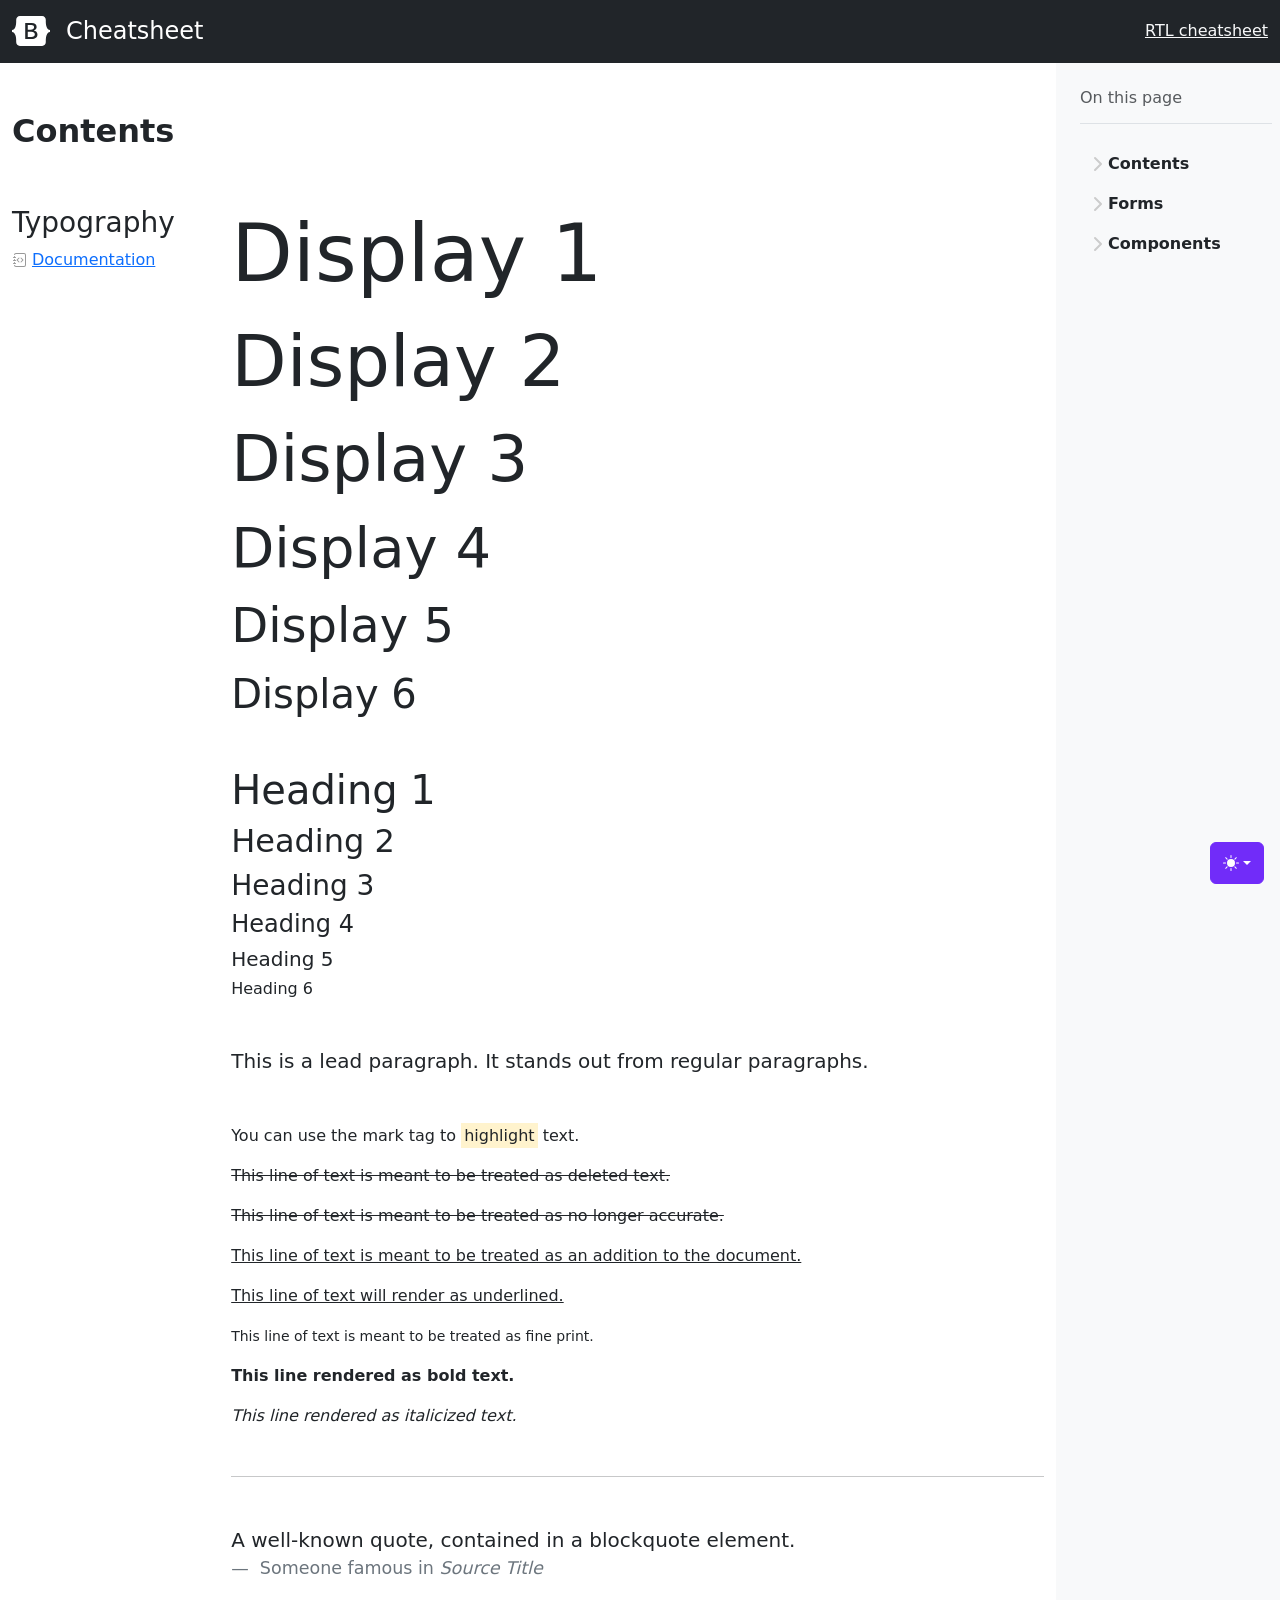
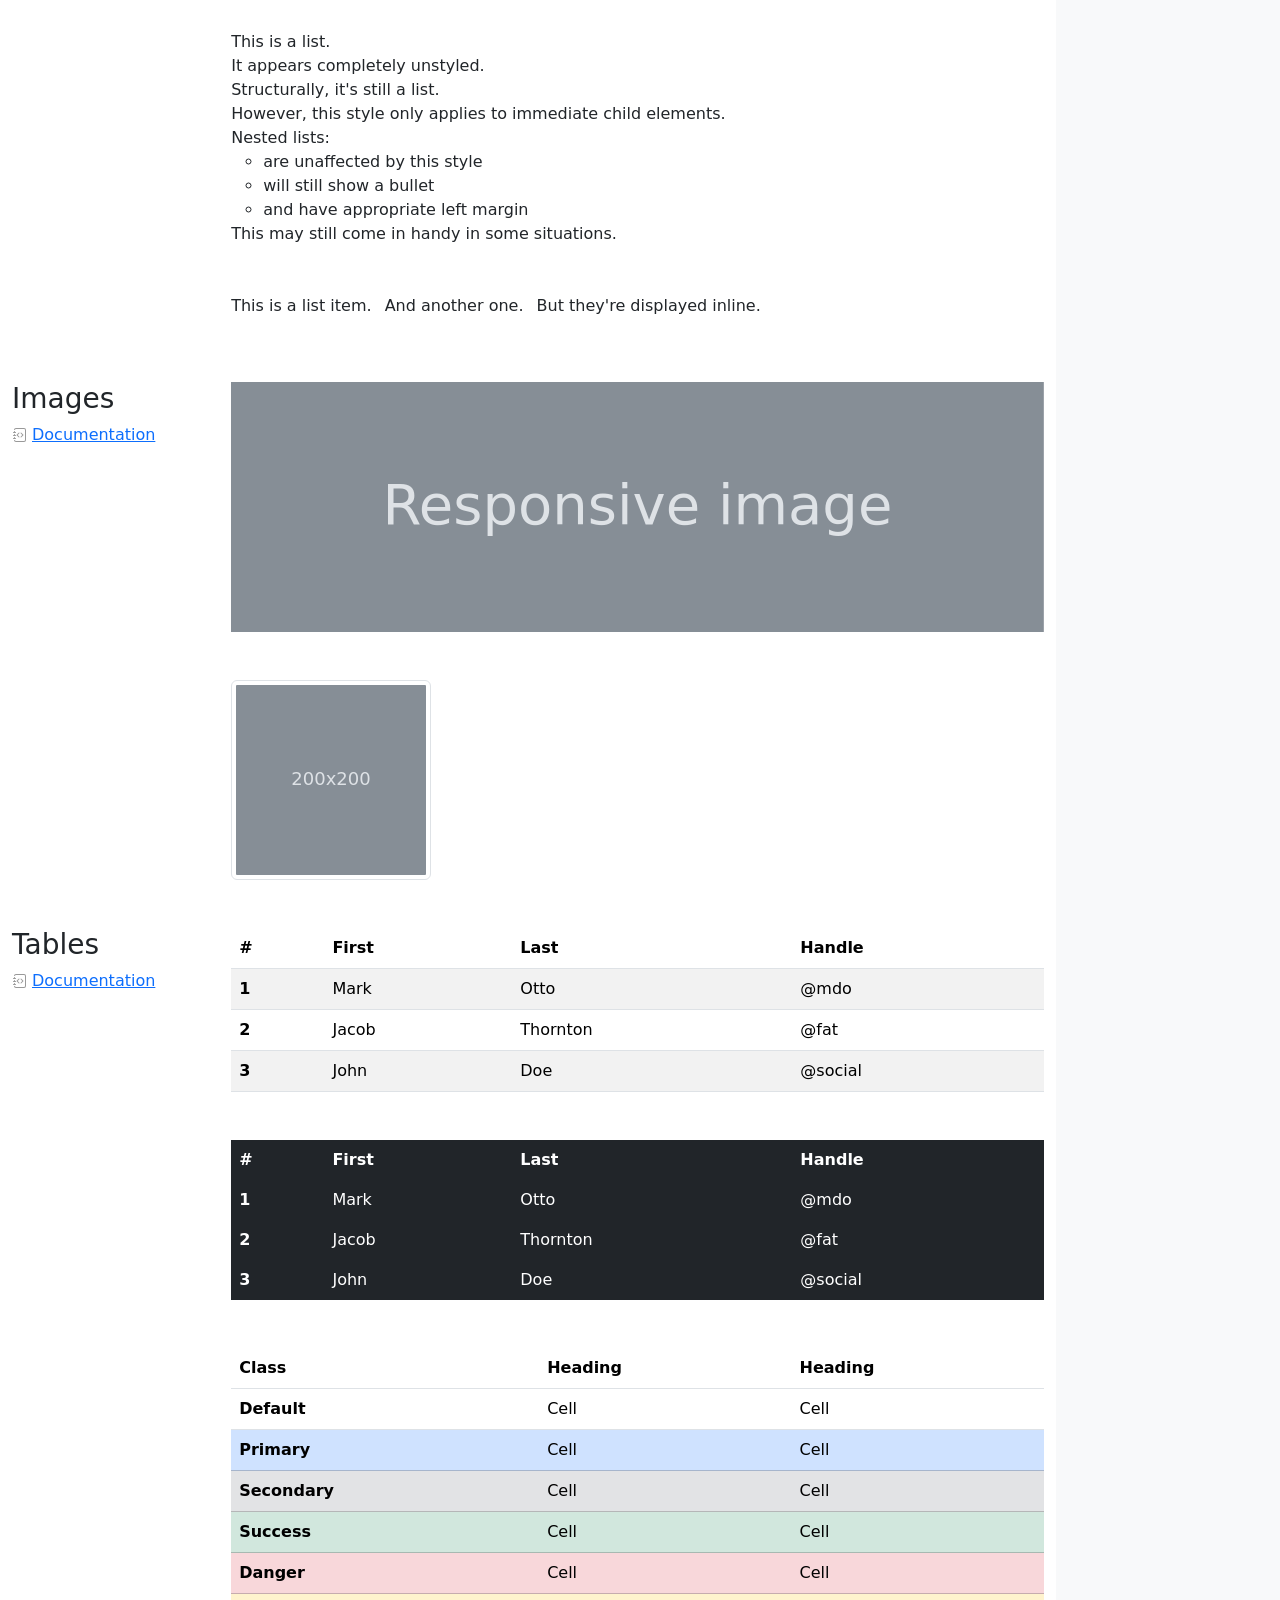
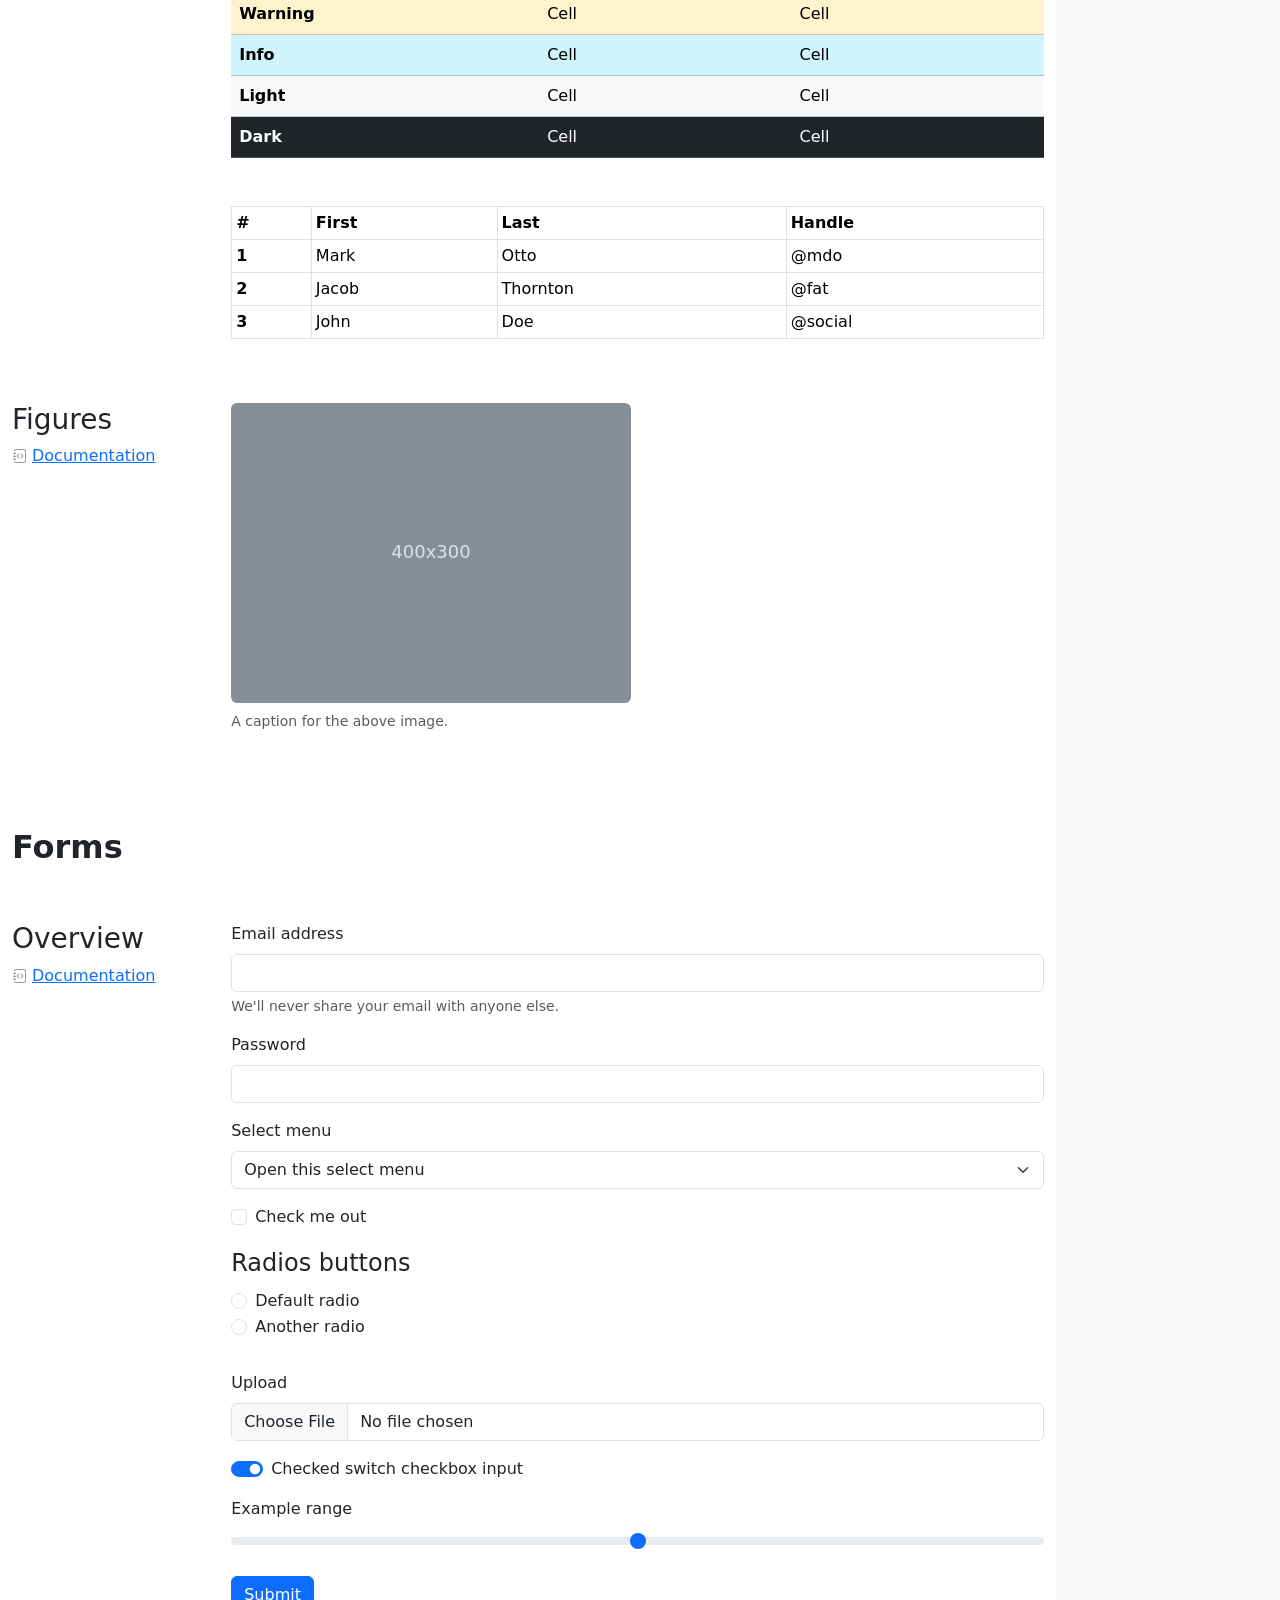
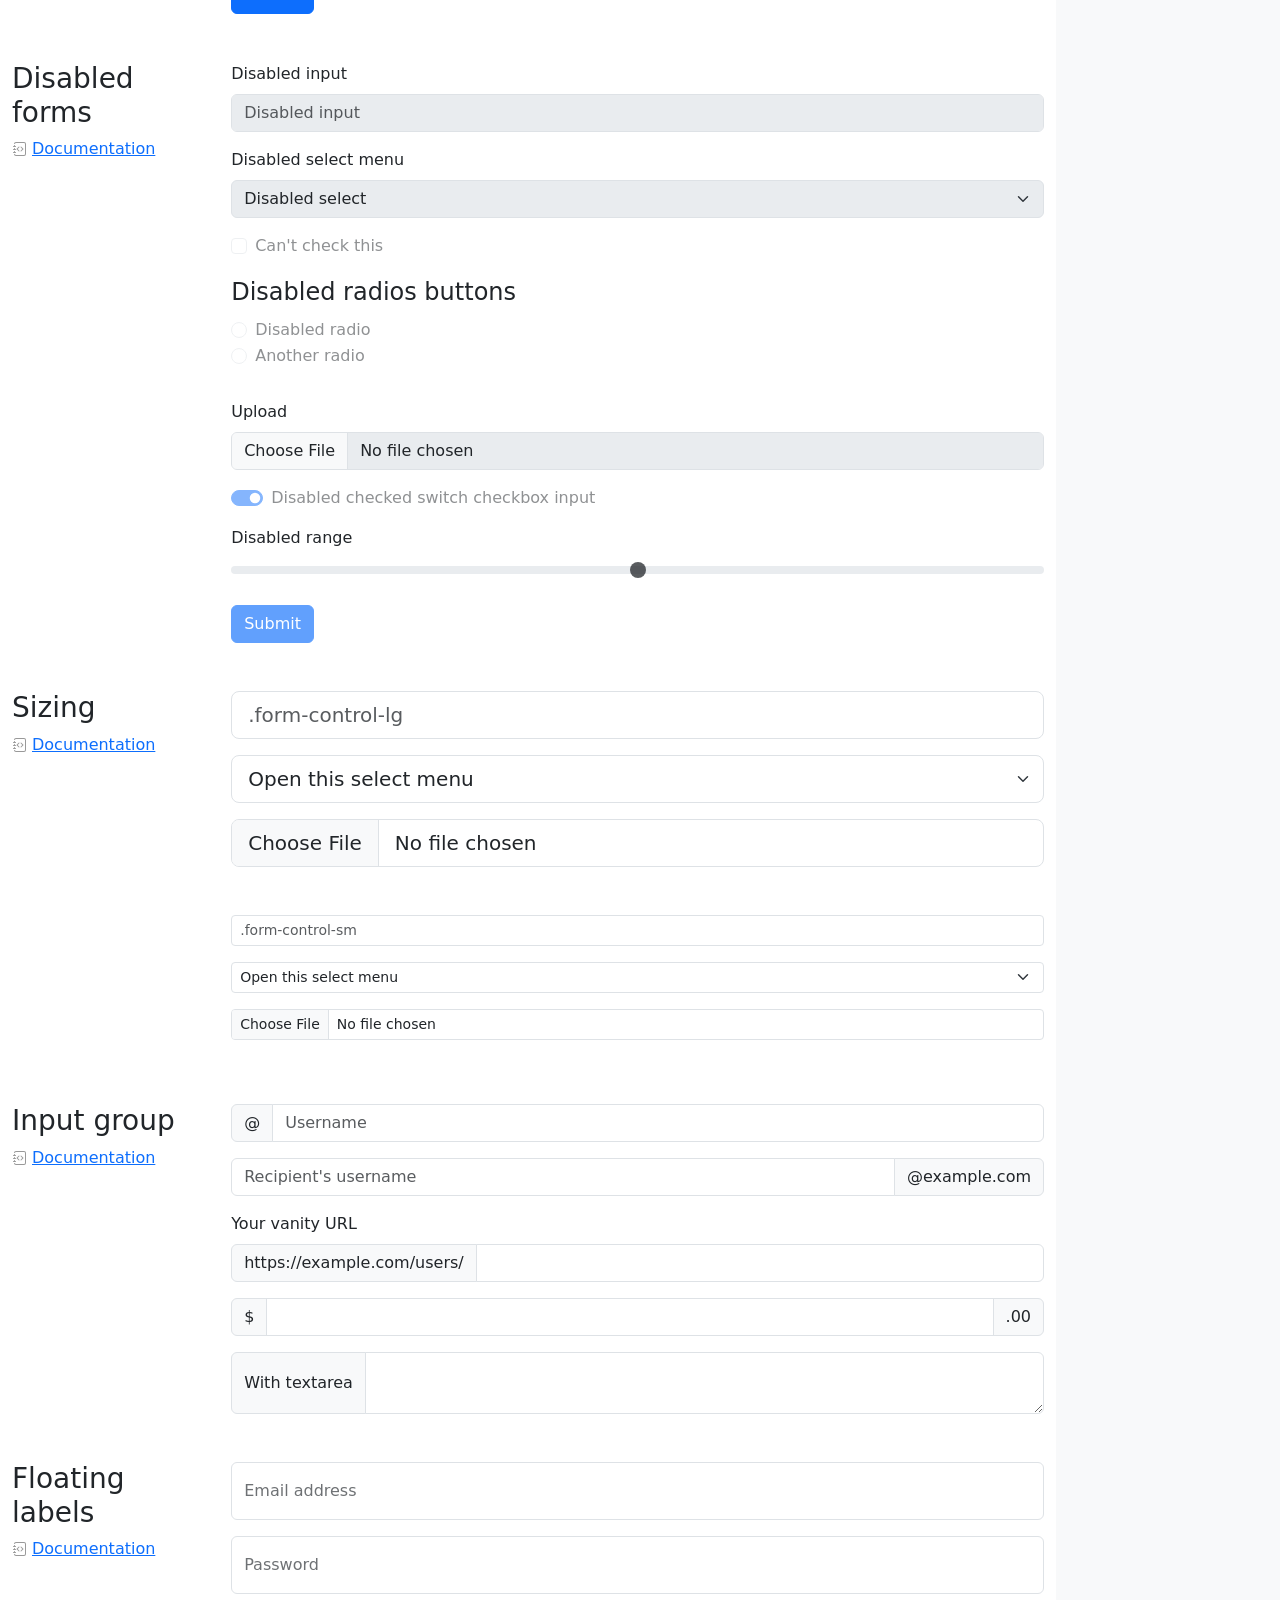
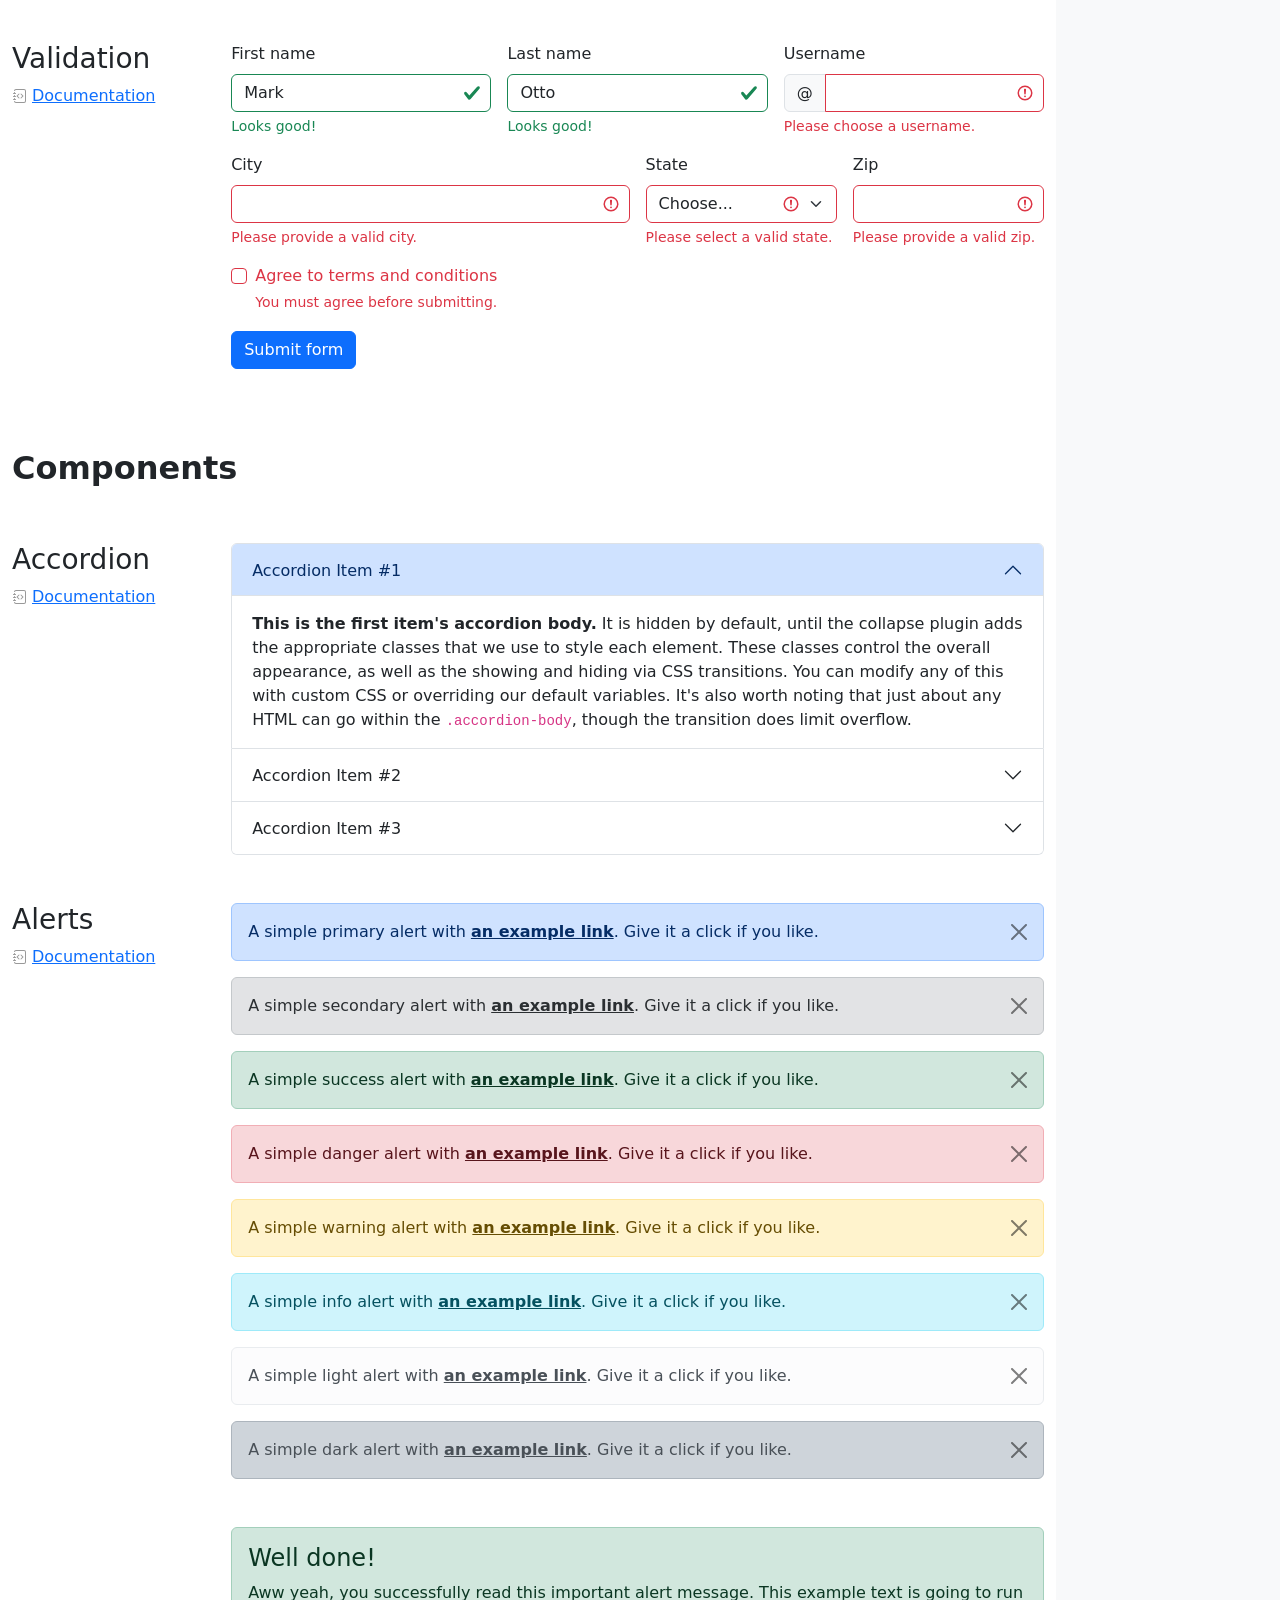
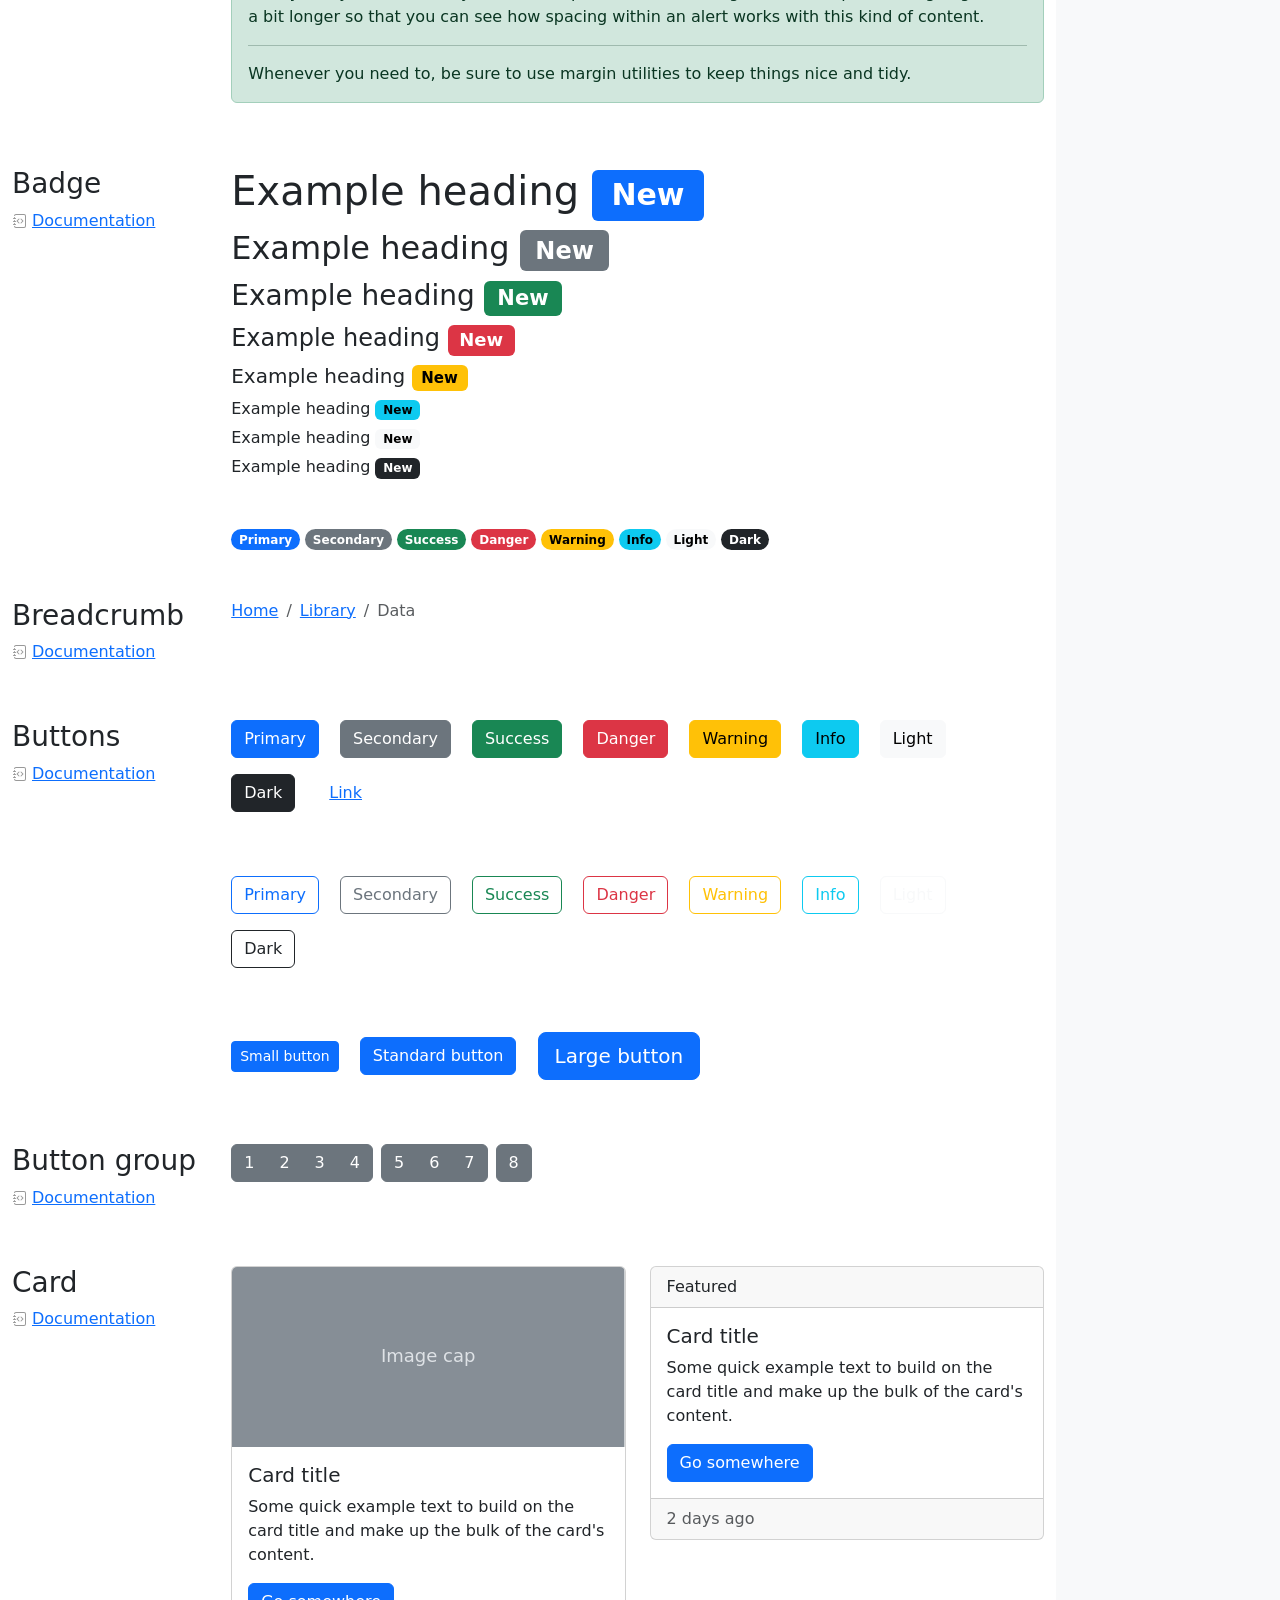
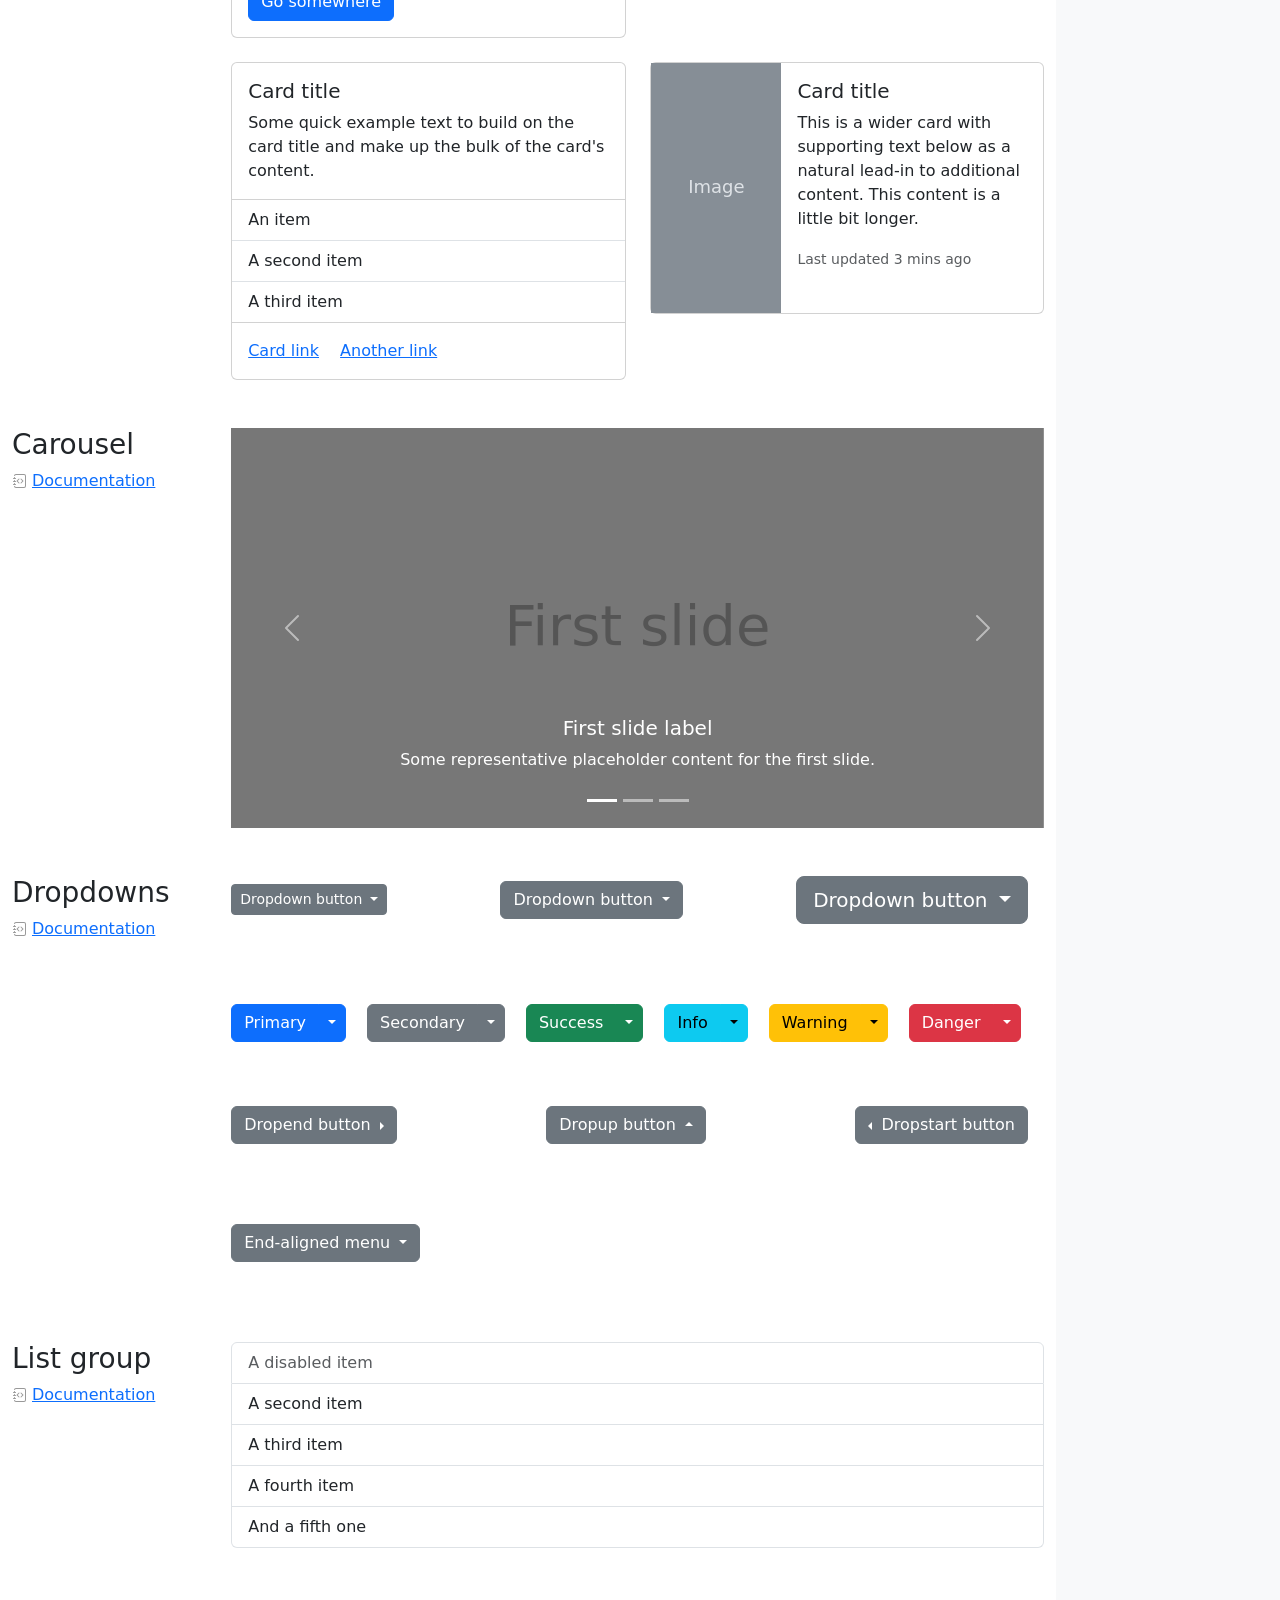
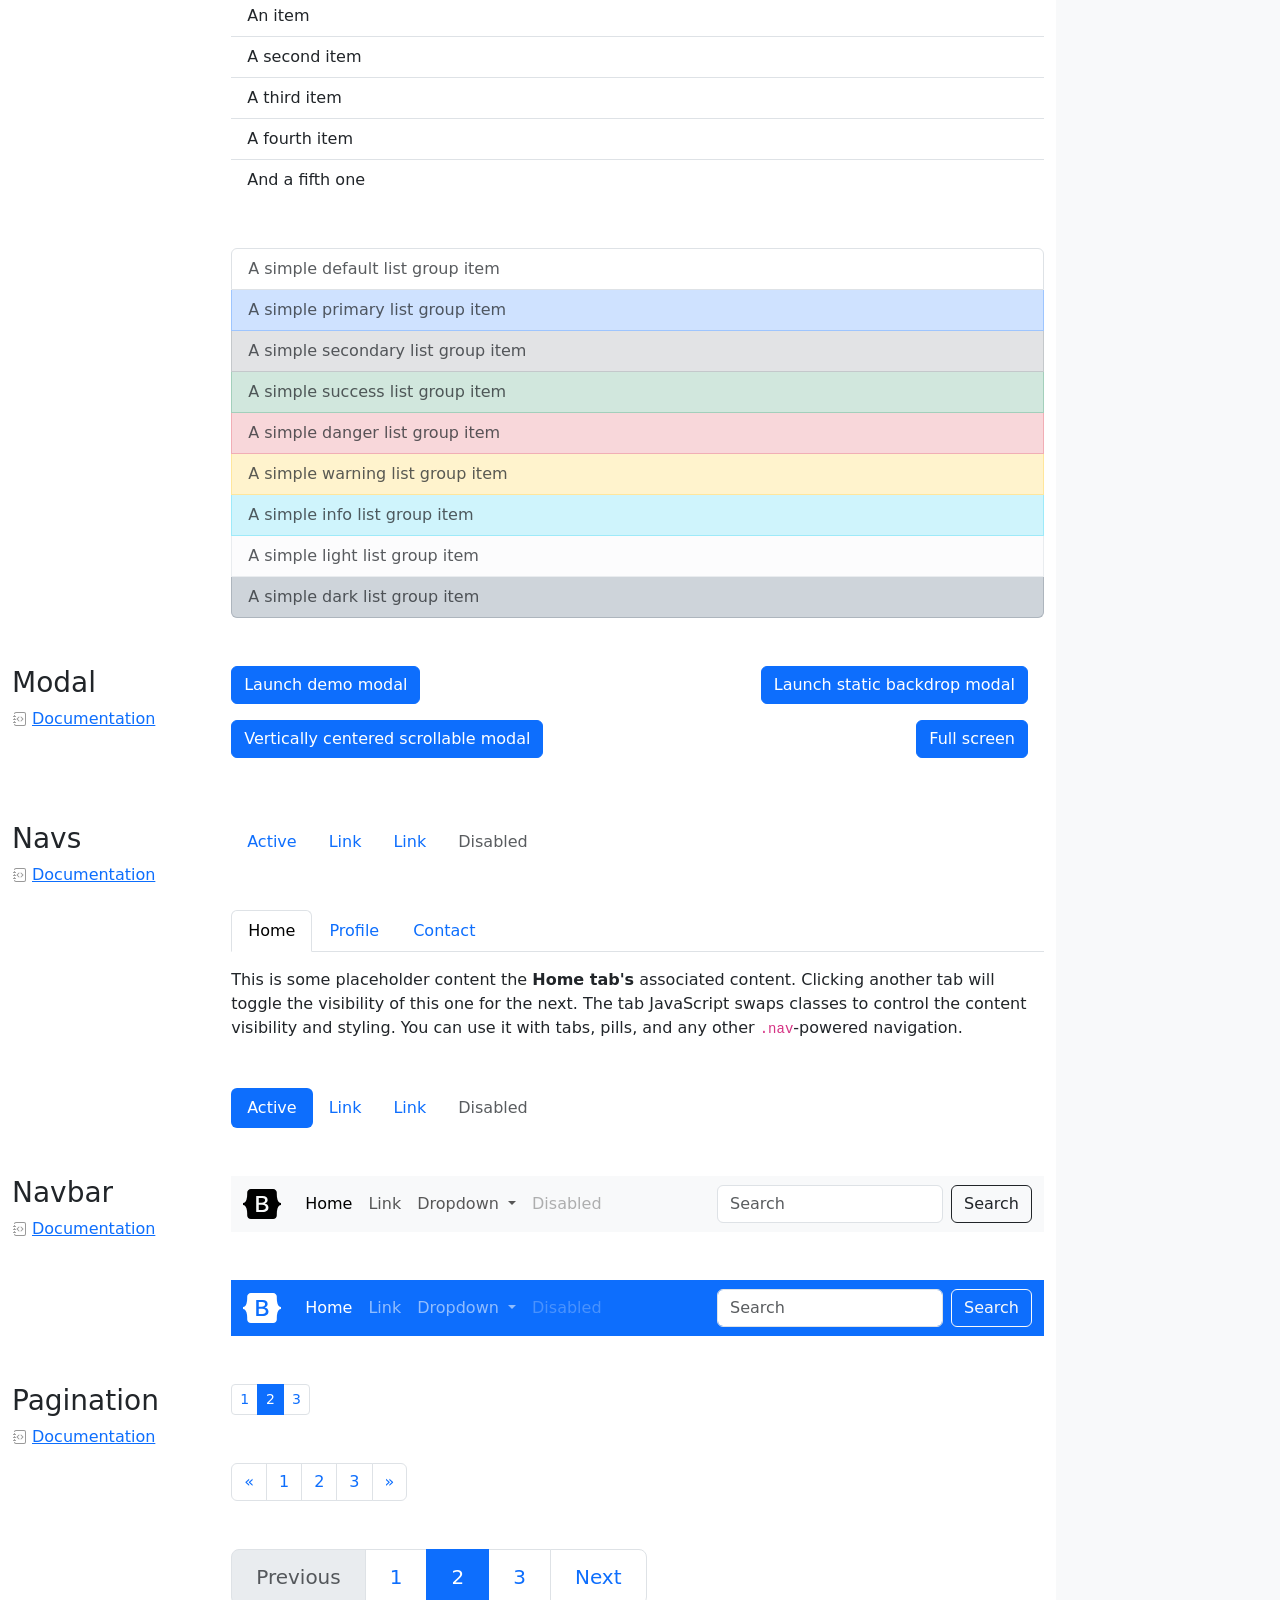
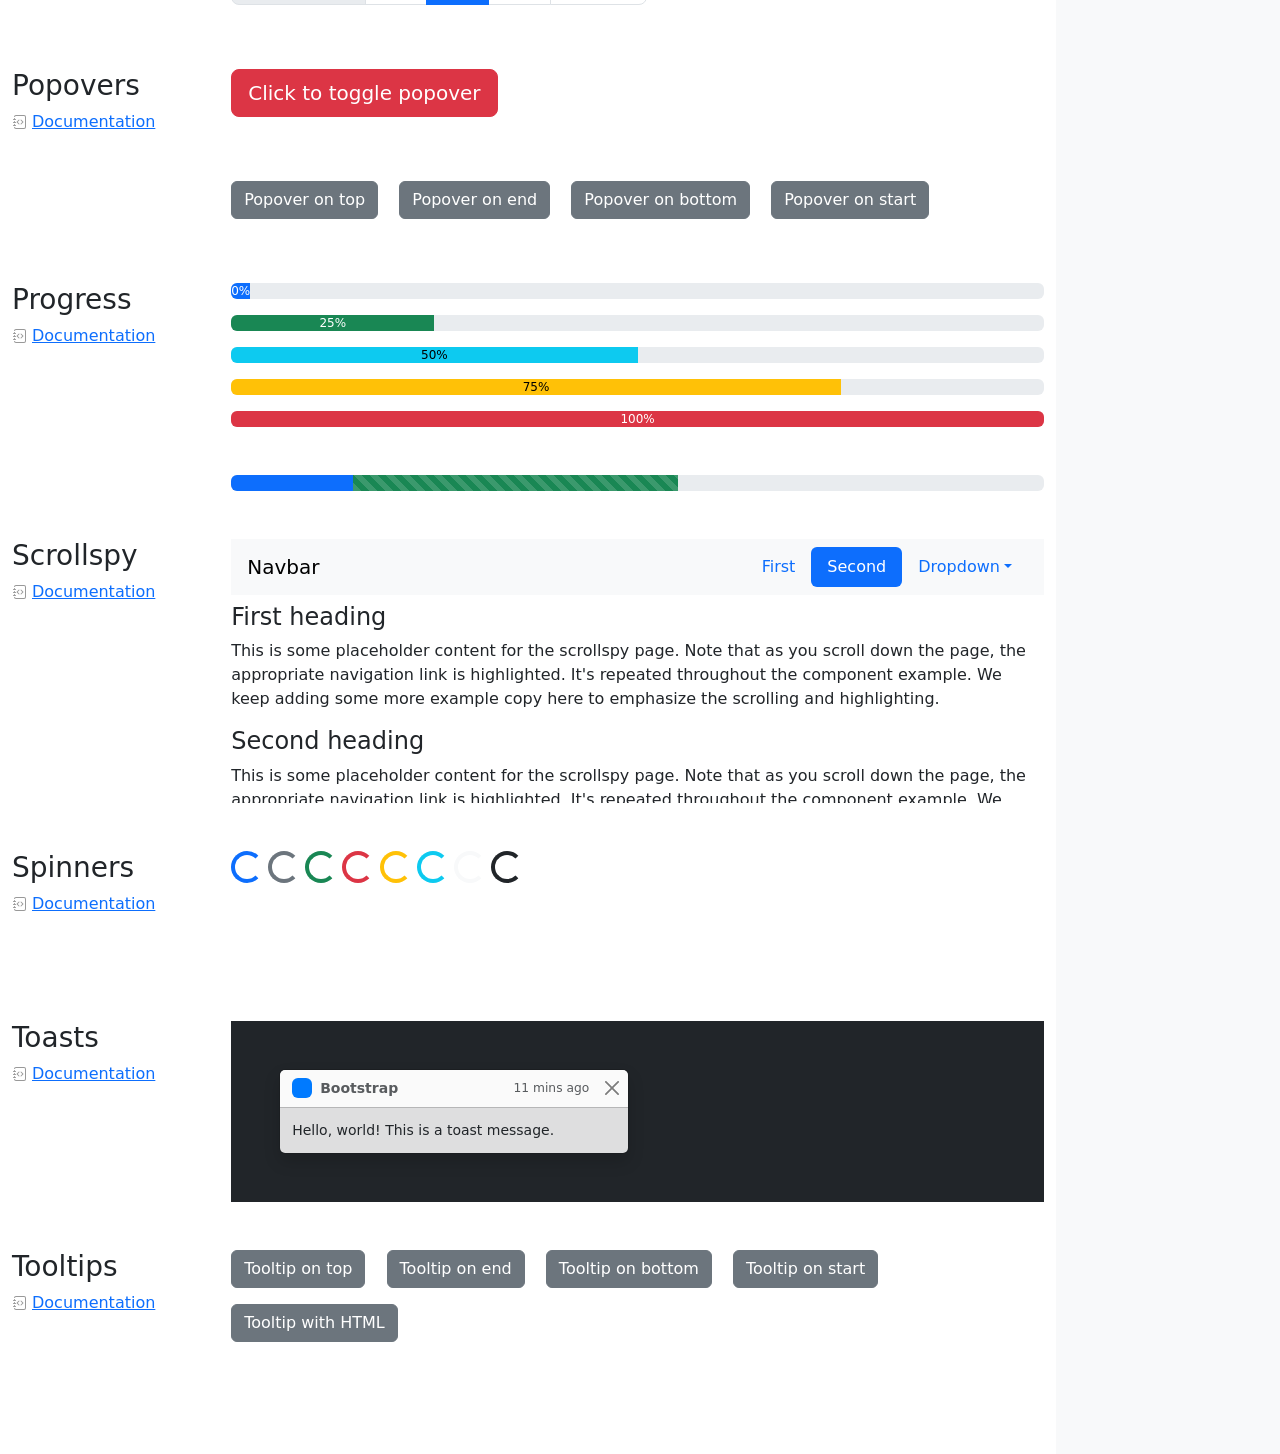
<file: disciplinas/desenvolvimento-web/AULA 04/bootstrap-5.3.8-examples/cheatsheet/index.html>
<!doctype html>
<html lang="en" data-bs-theme="auto">
  <head>
    <meta charset="utf-8" />
    <meta name="viewport" content="width=device-width, initial-scale=1" />
    <meta name="description" content="" />
    <meta
      name="author"
      content="Mark Otto, Jacob Thornton, and Bootstrap contributors"
    />
    <meta name="generator" content="Astro v5.13.2" />
    <title>Cheatsheet · Bootstrap v5.3</title>
    <link
      rel="canonical"
      href="https://getbootstrap.com/docs/5.3/examples/cheatsheet/"
    />
    <script src="../assets/js/color-modes.js"></script>
    <link href="../assets/dist/css/bootstrap.min.css" rel="stylesheet" />
    <meta name="theme-color" content="#712cf9" />
    <link href="cheatsheet.css" rel="stylesheet" />
    <style>
      .bd-placeholder-img {
        font-size: 1.125rem;
        text-anchor: middle;
        -webkit-user-select: none;
        -moz-user-select: none;
        user-select: none;
      }
      @media (min-width: 768px) {
        .bd-placeholder-img-lg {
          font-size: 3.5rem;
        }
      }
      .b-example-divider {
        width: 100%;
        height: 3rem;
        background-color: #0000001a;
        border: solid rgba(0, 0, 0, 0.15);
        border-width: 1px 0;
        box-shadow:
          inset 0 0.5em 1.5em #0000001a,
          inset 0 0.125em 0.5em #00000026;
      }
      .b-example-vr {
        flex-shrink: 0;
        width: 1.5rem;
        height: 100vh;
      }
      .bi {
        vertical-align: -0.125em;
        fill: currentColor;
      }
      .nav-scroller {
        position: relative;
        z-index: 2;
        height: 2.75rem;
        overflow-y: hidden;
      }
      .nav-scroller .nav {
        display: flex;
        flex-wrap: nowrap;
        padding-bottom: 1rem;
        margin-top: -1px;
        overflow-x: auto;
        text-align: center;
        white-space: nowrap;
        -webkit-overflow-scrolling: touch;
      }
      .btn-bd-primary {
        --bd-violet-bg: #712cf9;
        --bd-violet-rgb: 112.520718, 44.062154, 249.437846;
        --bs-btn-font-weight: 600;
        --bs-btn-color: var(--bs-white);
        --bs-btn-bg: var(--bd-violet-bg);
        --bs-btn-border-color: var(--bd-violet-bg);
        --bs-btn-hover-color: var(--bs-white);
        --bs-btn-hover-bg: #6528e0;
        --bs-btn-hover-border-color: #6528e0;
        --bs-btn-focus-shadow-rgb: var(--bd-violet-rgb);
        --bs-btn-active-color: var(--bs-btn-hover-color);
        --bs-btn-active-bg: #5a23c8;
        --bs-btn-active-border-color: #5a23c8;
      }
      .bd-mode-toggle {
        z-index: 1500;
      }
      .bd-mode-toggle .bi {
        width: 1em;
        height: 1em;
      }
      .bd-mode-toggle .dropdown-menu .active .bi {
        display: block !important;
      }
    </style>
  </head>
  <body class="bg-body-tertiary">
    <svg xmlns="http://www.w3.org/2000/svg" class="d-none">
      <symbol id="check2" viewBox="0 0 16 16">
        <path
          d="M13.854 3.646a.5.5 0 0 1 0 .708l-7 7a.5.5 0 0 1-.708 0l-3.5-3.5a.5.5 0 1 1 .708-.708L6.5 10.293l6.646-6.647a.5.5 0 0 1 .708 0z"
        ></path>
      </symbol>
      <symbol id="circle-half" viewBox="0 0 16 16">
        <path
          d="M8 15A7 7 0 1 0 8 1v14zm0 1A8 8 0 1 1 8 0a8 8 0 0 1 0 16z"
        ></path>
      </symbol>
      <symbol id="moon-stars-fill" viewBox="0 0 16 16">
        <path
          d="M6 .278a.768.768 0 0 1 .08.858 7.208 7.208 0 0 0-.878 3.46c0 4.021 3.278 7.277 7.318 7.277.527 0 1.04-.055 1.533-.16a.787.787 0 0 1 .81.316.733.733 0 0 1-.031.893A8.349 8.349 0 0 1 8.344 16C3.734 16 0 12.286 0 7.71 0 4.266 2.114 1.312 5.124.06A.752.752 0 0 1 6 .278z"
        ></path>
        <path
          d="M10.794 3.148a.217.217 0 0 1 .412 0l.387 1.162c.173.518.579.924 1.097 1.097l1.162.387a.217.217 0 0 1 0 .412l-1.162.387a1.734 1.734 0 0 0-1.097 1.097l-.387 1.162a.217.217 0 0 1-.412 0l-.387-1.162A1.734 1.734 0 0 0 9.31 6.593l-1.162-.387a.217.217 0 0 1 0-.412l1.162-.387a1.734 1.734 0 0 0 1.097-1.097l.387-1.162zM13.863.099a.145.145 0 0 1 .274 0l.258.774c.115.346.386.617.732.732l.774.258a.145.145 0 0 1 0 .274l-.774.258a1.156 1.156 0 0 0-.732.732l-.258.774a.145.145 0 0 1-.274 0l-.258-.774a1.156 1.156 0 0 0-.732-.732l-.774-.258a.145.145 0 0 1 0-.274l.774-.258c.346-.115.617-.386.732-.732L13.863.1z"
        ></path>
      </symbol>
      <symbol id="sun-fill" viewBox="0 0 16 16">
        <path
          d="M8 12a4 4 0 1 0 0-8 4 4 0 0 0 0 8zM8 0a.5.5 0 0 1 .5.5v2a.5.5 0 0 1-1 0v-2A.5.5 0 0 1 8 0zm0 13a.5.5 0 0 1 .5.5v2a.5.5 0 0 1-1 0v-2A.5.5 0 0 1 8 13zm8-5a.5.5 0 0 1-.5.5h-2a.5.5 0 0 1 0-1h2a.5.5 0 0 1 .5.5zM3 8a.5.5 0 0 1-.5.5h-2a.5.5 0 0 1 0-1h2A.5.5 0 0 1 3 8zm10.657-5.657a.5.5 0 0 1 0 .707l-1.414 1.415a.5.5 0 1 1-.707-.708l1.414-1.414a.5.5 0 0 1 .707 0zm-9.193 9.193a.5.5 0 0 1 0 .707L3.05 13.657a.5.5 0 0 1-.707-.707l1.414-1.414a.5.5 0 0 1 .707 0zm9.193 2.121a.5.5 0 0 1-.707 0l-1.414-1.414a.5.5 0 0 1 .707-.707l1.414 1.414a.5.5 0 0 1 0 .707zM4.464 4.465a.5.5 0 0 1-.707 0L2.343 3.05a.5.5 0 1 1 .707-.707l1.414 1.414a.5.5 0 0 1 0 .708z"
        ></path>
      </symbol>
    </svg>
    <div
      class="dropdown position-fixed bottom-0 end-0 mb-3 me-3 bd-mode-toggle"
    >
      <button
        class="btn btn-bd-primary py-2 dropdown-toggle d-flex align-items-center"
        id="bd-theme"
        type="button"
        aria-expanded="false"
        data-bs-toggle="dropdown"
        aria-label="Toggle theme (auto)"
      >
        <svg class="bi my-1 theme-icon-active" aria-hidden="true">
          <use href="#circle-half"></use>
        </svg>
        <span class="visually-hidden" id="bd-theme-text">Toggle theme</span>
      </button>
      <ul
        class="dropdown-menu dropdown-menu-end shadow"
        aria-labelledby="bd-theme-text"
      >
        <li>
          <button
            type="button"
            class="dropdown-item d-flex align-items-center"
            data-bs-theme-value="light"
            aria-pressed="false"
          >
            <svg class="bi me-2 opacity-50" aria-hidden="true">
              <use href="#sun-fill"></use>
            </svg>
            Light
            <svg class="bi ms-auto d-none" aria-hidden="true">
              <use href="#check2"></use>
            </svg>
          </button>
        </li>
        <li>
          <button
            type="button"
            class="dropdown-item d-flex align-items-center"
            data-bs-theme-value="dark"
            aria-pressed="false"
          >
            <svg class="bi me-2 opacity-50" aria-hidden="true">
              <use href="#moon-stars-fill"></use>
            </svg>
            Dark
            <svg class="bi ms-auto d-none" aria-hidden="true">
              <use href="#check2"></use>
            </svg>
          </button>
        </li>
        <li>
          <button
            type="button"
            class="dropdown-item d-flex align-items-center active"
            data-bs-theme-value="auto"
            aria-pressed="true"
          >
            <svg class="bi me-2 opacity-50" aria-hidden="true">
              <use href="#circle-half"></use>
            </svg>
            Auto
            <svg class="bi ms-auto d-none" aria-hidden="true">
              <use href="#check2"></use>
            </svg>
          </button>
        </li>
      </ul>
    </div>
    <header
      class="bd-header bg-dark py-3 d-flex align-items-stretch border-bottom border-dark"
    >
      <div class="container-fluid d-flex align-items-center">
        <h1 class="d-flex align-items-center fs-4 text-white mb-0">
          <img
            src="../assets/brand/bootstrap-logo-white.svg"
            width="38"
            height="30"
            class="me-3"
            alt="Bootstrap"
          />
          Cheatsheet
        </h1>
        <a
          href="../examples/cheatsheet-rtl/"
          class="ms-auto link-light"
          hreflang="ar"
          >RTL cheatsheet</a
        >
      </div>
    </header>
    <aside
      class="bd-aside sticky-xl-top text-body-secondary align-self-start mb-3 mb-xl-5 px-2"
    >
      <h2 class="h6 pt-4 pb-3 mb-4 border-bottom">On this page</h2>
      <nav class="small" id="toc">
        <ul class="list-unstyled">
          <li class="my-2">
            <button
              type="button"
              class="btn d-inline-flex align-items-center collapsed border-0"
              data-bs-toggle="collapse"
              aria-expanded="false"
              data-bs-target="#contents-collapse"
              aria-controls="contents-collapse"
            >
              Contents
            </button>
            <ul class="list-unstyled ps-3 collapse" id="contents-collapse">
              <li>
                <a
                  class="d-inline-flex align-items-center rounded text-decoration-none"
                  href="#typography"
                  >Typography</a
                >
              </li>
              <li>
                <a
                  class="d-inline-flex align-items-center rounded text-decoration-none"
                  href="#images"
                  >Images</a
                >
              </li>
              <li>
                <a
                  class="d-inline-flex align-items-center rounded text-decoration-none"
                  href="#tables"
                  >Tables</a
                >
              </li>
              <li>
                <a
                  class="d-inline-flex align-items-center rounded text-decoration-none"
                  href="#figures"
                  >Figures</a
                >
              </li>
            </ul>
          </li>
          <li class="my-2">
            <button
              type="button"
              class="btn d-inline-flex align-items-center collapsed border-0"
              data-bs-toggle="collapse"
              aria-expanded="false"
              data-bs-target="#forms-collapse"
              aria-controls="forms-collapse"
            >
              Forms
            </button>
            <ul class="list-unstyled ps-3 collapse" id="forms-collapse">
              <li>
                <a
                  class="d-inline-flex align-items-center rounded text-decoration-none"
                  href="#overview"
                  >Overview</a
                >
              </li>
              <li>
                <a
                  class="d-inline-flex align-items-center rounded text-decoration-none"
                  href="#disabled-forms"
                  >Disabled forms</a
                >
              </li>
              <li>
                <a
                  class="d-inline-flex align-items-center rounded text-decoration-none"
                  href="#sizing"
                  >Sizing</a
                >
              </li>
              <li>
                <a
                  class="d-inline-flex align-items-center rounded text-decoration-none"
                  href="#input-group"
                  >Input group</a
                >
              </li>
              <li>
                <a
                  class="d-inline-flex align-items-center rounded text-decoration-none"
                  href="#floating-labels"
                  >Floating labels</a
                >
              </li>
              <li>
                <a
                  class="d-inline-flex align-items-center rounded text-decoration-none"
                  href="#validation"
                  >Validation</a
                >
              </li>
            </ul>
          </li>
          <li class="my-2">
            <button
              type="button"
              class="btn d-inline-flex align-items-center collapsed border-0"
              data-bs-toggle="collapse"
              aria-expanded="false"
              data-bs-target="#components-collapse"
              aria-controls="components-collapse"
            >
              Components
            </button>
            <ul class="list-unstyled ps-3 collapse" id="components-collapse">
              <li>
                <a
                  class="d-inline-flex align-items-center rounded text-decoration-none"
                  href="#accordion"
                  >Accordion</a
                >
              </li>
              <li>
                <a
                  class="d-inline-flex align-items-center rounded text-decoration-none"
                  href="#alerts"
                  >Alerts</a
                >
              </li>
              <li>
                <a
                  class="d-inline-flex align-items-center rounded text-decoration-none"
                  href="#badge"
                  >Badge</a
                >
              </li>
              <li>
                <a
                  class="d-inline-flex align-items-center rounded text-decoration-none"
                  href="#breadcrumb"
                  >Breadcrumb</a
                >
              </li>
              <li>
                <a
                  class="d-inline-flex align-items-center rounded text-decoration-none"
                  href="#buttons"
                  >Buttons</a
                >
              </li>
              <li>
                <a
                  class="d-inline-flex align-items-center rounded text-decoration-none"
                  href="#button-group"
                  >Button group</a
                >
              </li>
              <li>
                <a
                  class="d-inline-flex align-items-center rounded text-decoration-none"
                  href="#card"
                  >Card</a
                >
              </li>
              <li>
                <a
                  class="d-inline-flex align-items-center rounded text-decoration-none"
                  href="#carousel"
                  >Carousel</a
                >
              </li>
              <li>
                <a
                  class="d-inline-flex align-items-center rounded text-decoration-none"
                  href="#dropdowns"
                  >Dropdowns</a
                >
              </li>
              <li>
                <a
                  class="d-inline-flex align-items-center rounded text-decoration-none"
                  href="#list-group"
                  >List group</a
                >
              </li>
              <li>
                <a
                  class="d-inline-flex align-items-center rounded text-decoration-none"
                  href="#modal"
                  >Modal</a
                >
              </li>
              <li>
                <a
                  class="d-inline-flex align-items-center rounded text-decoration-none"
                  href="#navs"
                  >Navs</a
                >
              </li>
              <li>
                <a
                  class="d-inline-flex align-items-center rounded text-decoration-none"
                  href="#navbar"
                  >Navbar</a
                >
              </li>
              <li>
                <a
                  class="d-inline-flex align-items-center rounded text-decoration-none"
                  href="#pagination"
                  >Pagination</a
                >
              </li>
              <li>
                <a
                  class="d-inline-flex align-items-center rounded text-decoration-none"
                  href="#popovers"
                  >Popovers</a
                >
              </li>
              <li>
                <a
                  class="d-inline-flex align-items-center rounded text-decoration-none"
                  href="#progress"
                  >Progress</a
                >
              </li>
              <li>
                <a
                  class="d-inline-flex align-items-center rounded text-decoration-none"
                  href="#scrollspy"
                  >Scrollspy</a
                >
              </li>
              <li>
                <a
                  class="d-inline-flex align-items-center rounded text-decoration-none"
                  href="#spinners"
                  >Spinners</a
                >
              </li>
              <li>
                <a
                  class="d-inline-flex align-items-center rounded text-decoration-none"
                  href="#toasts"
                  >Toasts</a
                >
              </li>
              <li>
                <a
                  class="d-inline-flex align-items-center rounded text-decoration-none"
                  href="#tooltips"
                  >Tooltips</a
                >
              </li>
            </ul>
          </li>
        </ul>
      </nav>
    </aside>
    <main class="bd-cheatsheet container-fluid bg-body">
      <section id="content">
        <h2 class="sticky-xl-top fw-bold pt-3 pt-xl-5 pb-2 pb-xl-3">
          Contents
        </h2>
        <article class="my-3" id="typography">
          <div
            class="bd-heading sticky-xl-top align-self-start mt-5 mb-3 mt-xl-0 mb-xl-2"
          >
            <h3>Typography</h3>
            <a class="d-flex align-items-center" href="../content/typography"
              >Documentation</a
            >
          </div>
          <div>
            <div class="bd-example-snippet bd-code-snippet">
              <div class="bd-example m-0 border-0">
                <p class="display-1">Display 1</p>
                <p class="display-2">Display 2</p>
                <p class="display-3">Display 3</p>
                <p class="display-4">Display 4</p>
                <p class="display-5">Display 5</p>
                <p class="display-6">Display 6</p>
              </div>
            </div>
            <div class="bd-example-snippet bd-code-snippet">
              <div class="bd-example m-0 border-0">
                <p class="h1">Heading 1</p>
                <p class="h2">Heading 2</p>
                <p class="h3">Heading 3</p>
                <p class="h4">Heading 4</p>
                <p class="h5">Heading 5</p>
                <p class="h6">Heading 6</p>
              </div>
            </div>
            <div class="bd-example-snippet bd-code-snippet">
              <div class="bd-example m-0 border-0">
                <p class="lead">
                  This is a lead paragraph. It stands out from regular
                  paragraphs.
                </p>
              </div>
            </div>
            <div class="bd-example-snippet bd-code-snippet">
              <div class="bd-example m-0 border-0">
                <p>You can use the mark tag to <mark>highlight</mark> text.</p>
                <p>
                  <del
                    >This line of text is meant to be treated as deleted
                    text.</del
                  >
                </p>
                <p>
                  <s
                    >This line of text is meant to be treated as no longer
                    accurate.</s
                  >
                </p>
                <p>
                  <ins
                    >This line of text is meant to be treated as an addition to
                    the document.</ins
                  >
                </p>
                <p><u>This line of text will render as underlined.</u></p>
                <p>
                  <small
                    >This line of text is meant to be treated as fine
                    print.</small
                  >
                </p>
                <p><strong>This line rendered as bold text.</strong></p>
                <p><em>This line rendered as italicized text.</em></p>
              </div>
            </div>
            <div class="bd-example-snippet bd-code-snippet">
              <div class="bd-example m-0 border-0">
                <hr />
              </div>
            </div>
            <div class="bd-example-snippet bd-code-snippet">
              <div class="bd-example m-0 border-0">
                <blockquote class="blockquote">
                  <p>A well-known quote, contained in a blockquote element.</p>
                  <footer class="blockquote-footer">
                    Someone famous in
                    <cite title="Source Title">Source Title</cite>
                  </footer>
                </blockquote>
              </div>
            </div>
            <div class="bd-example-snippet bd-code-snippet">
              <div class="bd-example m-0 border-0">
                <ul class="list-unstyled">
                  <li>This is a list.</li>
                  <li>It appears completely unstyled.</li>
                  <li>Structurally, it's still a list.</li>
                  <li>
                    However, this style only applies to immediate child
                    elements.
                  </li>
                  <li>
                    Nested lists:
                    <ul>
                      <li>are unaffected by this style</li>
                      <li>will still show a bullet</li>
                      <li>and have appropriate left margin</li>
                    </ul>
                  </li>
                  <li>This may still come in handy in some situations.</li>
                </ul>
              </div>
            </div>
            <div class="bd-example-snippet bd-code-snippet">
              <div class="bd-example m-0 border-0">
                <ul class="list-inline">
                  <li class="list-inline-item">This is a list item.</li>
                  <li class="list-inline-item">And another one.</li>
                  <li class="list-inline-item">
                    But they're displayed inline.
                  </li>
                </ul>
              </div>
            </div>
          </div>
        </article>
        <article class="my-3" id="images">
          <div
            class="bd-heading sticky-xl-top align-self-start mt-5 mb-3 mt-xl-0 mb-xl-2"
          >
            <h3>Images</h3>
            <a class="d-flex align-items-center" href="../content/images"
              >Documentation</a
            >
          </div>
          <div>
            <div class="bd-example-snippet bd-code-snippet">
              <div class="bd-example m-0 border-0">
                <svg
                  aria-label="Placeholder: Responsive image"
                  class="bd-placeholder-img bd-placeholder-img-lg img-fluid"
                  height="250"
                  preserveAspectRatio="xMidYMid slice"
                  role="img"
                  width="100%"
                  xmlns="http://www.w3.org/2000/svg"
                >
                  <title>Placeholder</title>
                  <rect width="100%" height="100%" fill="#868e96" />
                  <text x="50%" y="50%" fill="#dee2e6" dy=".3em">
                    Responsive image
                  </text>
                </svg>
              </div>
            </div>
            <div class="bd-example-snippet bd-code-snippet">
              <div class="bd-example m-0 border-0">
                <svg
                  aria-label="A generic square placeholder image with a white border around it, making it resemble a photograph taken with an old instant camera: 200x200"
                  class="bd-placeholder-img img-thumbnail"
                  height="200"
                  preserveAspectRatio="xMidYMid slice"
                  role="img"
                  width="200"
                  xmlns="http://www.w3.org/2000/svg"
                >
                  <title>
                    A generic square placeholder image with a white border
                    around it, making it resemble a photograph taken with an old
                    instant camera
                  </title>
                  <rect width="100%" height="100%" fill="#868e96" />
                  <text x="50%" y="50%" fill="#dee2e6" dy=".3em">200x200</text>
                </svg>
              </div>
            </div>
          </div>
        </article>
        <article class="my-3" id="tables">
          <div
            class="bd-heading sticky-xl-top align-self-start mt-5 mb-3 mt-xl-0 mb-xl-2"
          >
            <h3>Tables</h3>
            <a class="d-flex align-items-center" href="../content/tables"
              >Documentation</a
            >
          </div>
          <div>
            <div class="bd-example-snippet bd-code-snippet">
              <div class="bd-example m-0 border-0">
                <table class="table table-striped">
                  <thead>
                    <tr>
                      <th scope="col">#</th>
                      <th scope="col">First</th>
                      <th scope="col">Last</th>
                      <th scope="col">Handle</th>
                    </tr>
                  </thead>
                  <tbody>
                    <tr>
                      <th scope="row">1</th>
                      <td>Mark</td>
                      <td>Otto</td>
                      <td>@mdo</td>
                    </tr>
                    <tr>
                      <th scope="row">2</th>
                      <td>Jacob</td>
                      <td>Thornton</td>
                      <td>@fat</td>
                    </tr>
                    <tr>
                      <th scope="row">3</th>
                      <td>John</td>
                      <td>Doe</td>
                      <td>@social</td>
                    </tr>
                  </tbody>
                </table>
              </div>
            </div>
            <div class="bd-example-snippet bd-code-snippet">
              <div class="bd-example m-0 border-0">
                <table class="table table-dark table-borderless">
                  <thead>
                    <tr>
                      <th scope="col">#</th>
                      <th scope="col">First</th>
                      <th scope="col">Last</th>
                      <th scope="col">Handle</th>
                    </tr>
                  </thead>
                  <tbody>
                    <tr>
                      <th scope="row">1</th>
                      <td>Mark</td>
                      <td>Otto</td>
                      <td>@mdo</td>
                    </tr>
                    <tr>
                      <th scope="row">2</th>
                      <td>Jacob</td>
                      <td>Thornton</td>
                      <td>@fat</td>
                    </tr>
                    <tr>
                      <th scope="row">3</th>
                      <td>John</td>
                      <td>Doe</td>
                      <td>@social</td>
                    </tr>
                  </tbody>
                </table>
              </div>
            </div>
            <div class="bd-example-snippet bd-code-snippet">
              <div class="bd-example m-0 border-0">
                <table class="table table-hover">
                  <thead>
                    <tr>
                      <th scope="col">Class</th>
                      <th scope="col">Heading</th>
                      <th scope="col">Heading</th>
                    </tr>
                  </thead>
                  <tbody>
                    <tr>
                      <th scope="row">Default</th>
                      <td>Cell</td>
                      <td>Cell</td>
                    </tr>
                    <tr class="table-primary">
                      <th scope="row">Primary</th>
                      <td>Cell</td>
                      <td>Cell</td>
                    </tr>
                    <tr class="table-secondary">
                      <th scope="row">Secondary</th>
                      <td>Cell</td>
                      <td>Cell</td>
                    </tr>
                    <tr class="table-success">
                      <th scope="row">Success</th>
                      <td>Cell</td>
                      <td>Cell</td>
                    </tr>
                    <tr class="table-danger">
                      <th scope="row">Danger</th>
                      <td>Cell</td>
                      <td>Cell</td>
                    </tr>
                    <tr class="table-warning">
                      <th scope="row">Warning</th>
                      <td>Cell</td>
                      <td>Cell</td>
                    </tr>
                    <tr class="table-info">
                      <th scope="row">Info</th>
                      <td>Cell</td>
                      <td>Cell</td>
                    </tr>
                    <tr class="table-light">
                      <th scope="row">Light</th>
                      <td>Cell</td>
                      <td>Cell</td>
                    </tr>
                    <tr class="table-dark">
                      <th scope="row">Dark</th>
                      <td>Cell</td>
                      <td>Cell</td>
                    </tr>
                  </tbody>
                </table>
              </div>
            </div>
            <div class="bd-example-snippet bd-code-snippet">
              <div class="bd-example m-0 border-0">
                <table class="table table-sm table-bordered">
                  <thead>
                    <tr>
                      <th scope="col">#</th>
                      <th scope="col">First</th>
                      <th scope="col">Last</th>
                      <th scope="col">Handle</th>
                    </tr>
                  </thead>
                  <tbody>
                    <tr>
                      <th scope="row">1</th>
                      <td>Mark</td>
                      <td>Otto</td>
                      <td>@mdo</td>
                    </tr>
                    <tr>
                      <th scope="row">2</th>
                      <td>Jacob</td>
                      <td>Thornton</td>
                      <td>@fat</td>
                    </tr>
                    <tr>
                      <th scope="row">3</th>
                      <td>John</td>
                      <td>Doe</td>
                      <td>@social</td>
                    </tr>
                  </tbody>
                </table>
              </div>
            </div>
          </div>
        </article>
        <article class="my-3" id="figures">
          <div
            class="bd-heading sticky-xl-top align-self-start mt-5 mb-3 mt-xl-0 mb-xl-2"
          >
            <h3>Figures</h3>
            <a class="d-flex align-items-center" href="../content/figures"
              >Documentation</a
            >
          </div>
          <div>
            <div class="bd-example-snippet bd-code-snippet">
              <div class="bd-example m-0 border-0">
                <figure class="figure">
                  <svg
                    aria-label="Placeholder: 400x300"
                    class="bd-placeholder-img figure-img img-fluid rounded"
                    height="300"
                    preserveAspectRatio="xMidYMid slice"
                    role="img"
                    width="400"
                    xmlns="http://www.w3.org/2000/svg"
                  >
                    <title>Placeholder</title>
                    <rect width="100%" height="100%" fill="#868e96" />
                    <text x="50%" y="50%" fill="#dee2e6" dy=".3em">
                      400x300
                    </text>
                  </svg>
                  <figcaption class="figure-caption">
                    A caption for the above image.
                  </figcaption>
                </figure>
              </div>
            </div>
          </div>
        </article>
      </section>
      <section id="forms">
        <h2 class="sticky-xl-top fw-bold pt-3 pt-xl-5 pb-2 pb-xl-3">Forms</h2>
        <article class="my-3" id="overview">
          <div
            class="bd-heading sticky-xl-top align-self-start mt-5 mb-3 mt-xl-0 mb-xl-2"
          >
            <h3>Overview</h3>
            <a class="d-flex align-items-center" href="../forms/overview/"
              >Documentation</a
            >
          </div>
          <div>
            <div class="bd-example-snippet bd-code-snippet">
              <div class="bd-example m-0 border-0">
                <form>
                  <div class="mb-3">
                    <label for="exampleInputEmail1" class="form-label"
                      >Email address</label
                    >
                    <input
                      type="email"
                      class="form-control"
                      id="exampleInputEmail1"
                      aria-describedby="emailHelp"
                    />
                    <div id="emailHelp" class="form-text">
                      We'll never share your email with anyone else.
                    </div>
                  </div>
                  <div class="mb-3">
                    <label for="exampleInputPassword1" class="form-label"
                      >Password</label
                    >
                    <input
                      type="password"
                      class="form-control"
                      id="exampleInputPassword1"
                    />
                  </div>
                  <div class="mb-3">
                    <label for="exampleSelect" class="form-label"
                      >Select menu</label
                    >
                    <select class="form-select" id="exampleSelect">
                      <option selected>Open this select menu</option>
                      <option value="1">One</option>
                      <option value="2">Two</option>
                      <option value="3">Three</option>
                    </select>
                  </div>
                  <div class="mb-3 form-check">
                    <input
                      type="checkbox"
                      class="form-check-input"
                      id="exampleCheck1"
                    />
                    <label class="form-check-label" for="exampleCheck1"
                      >Check me out</label
                    >
                  </div>
                  <fieldset class="mb-3">
                    <legend>Radios buttons</legend>
                    <div class="form-check">
                      <input
                        type="radio"
                        name="radios"
                        class="form-check-input"
                        id="exampleRadio1"
                      />
                      <label class="form-check-label" for="exampleRadio1"
                        >Default radio</label
                      >
                    </div>
                    <div class="mb-3 form-check">
                      <input
                        type="radio"
                        name="radios"
                        class="form-check-input"
                        id="exampleRadio2"
                      />
                      <label class="form-check-label" for="exampleRadio2"
                        >Another radio</label
                      >
                    </div>
                  </fieldset>
                  <div class="mb-3">
                    <label class="form-label" for="customFile">Upload</label>
                    <input type="file" class="form-control" id="customFile" />
                  </div>
                  <div class="mb-3 form-check form-switch">
                    <input
                      class="form-check-input"
                      type="checkbox"
                      role="switch"
                      id="switchCheckChecked"
                      checked
                    />
                    <label class="form-check-label" for="switchCheckChecked"
                      >Checked switch checkbox input</label
                    >
                  </div>
                  <div class="mb-3">
                    <label for="customRange3" class="form-label"
                      >Example range</label
                    >
                    <input
                      type="range"
                      class="form-range"
                      min="0"
                      max="5"
                      step="0.5"
                      id="customRange3"
                    />
                  </div>
                  <button type="submit" class="btn btn-primary">Submit</button>
                </form>
              </div>
            </div>
          </div>
        </article>
        <article class="my-3" id="disabled-forms">
          <div
            class="bd-heading sticky-xl-top align-self-start mt-5 mb-3 mt-xl-0 mb-xl-2"
          >
            <h3>Disabled forms</h3>
            <a
              class="d-flex align-items-center"
              href="../forms/overview/#disabled-forms"
              >Documentation</a
            >
          </div>
          <div>
            <div class="bd-example-snippet bd-code-snippet">
              <div class="bd-example m-0 border-0">
                <form>
                  <fieldset disabled aria-label="Disabled fieldset example">
                    <div class="mb-3">
                      <label for="disabledTextInput" class="form-label"
                        >Disabled input</label
                      >
                      <input
                        type="text"
                        id="disabledTextInput"
                        class="form-control"
                        placeholder="Disabled input"
                      />
                    </div>
                    <div class="mb-3">
                      <label for="disabledSelect" class="form-label"
                        >Disabled select menu</label
                      >
                      <select id="disabledSelect" class="form-select">
                        <option>Disabled select</option>
                      </select>
                    </div>
                    <div class="mb-3">
                      <div class="form-check">
                        <input
                          class="form-check-input"
                          type="checkbox"
                          id="disabledFieldsetCheck"
                          disabled
                        />
                        <label
                          class="form-check-label"
                          for="disabledFieldsetCheck"
                        >
                          Can't check this
                        </label>
                      </div>
                    </div>
                    <fieldset class="mb-3">
                      <legend>Disabled radios buttons</legend>
                      <div class="form-check">
                        <input
                          type="radio"
                          name="radios"
                          class="form-check-input"
                          id="disabledRadio1"
                          disabled
                        />
                        <label class="form-check-label" for="disabledRadio1"
                          >Disabled radio</label
                        >
                      </div>
                      <div class="mb-3 form-check">
                        <input
                          type="radio"
                          name="radios"
                          class="form-check-input"
                          id="disabledRadio2"
                          disabled
                        />
                        <label class="form-check-label" for="disabledRadio2"
                          >Another radio</label
                        >
                      </div>
                    </fieldset>
                    <div class="mb-3">
                      <label class="form-label" for="disabledCustomFile"
                        >Upload</label
                      >
                      <input
                        type="file"
                        class="form-control"
                        id="disabledCustomFile"
                        disabled
                      />
                    </div>
                    <div class="mb-3 form-check form-switch">
                      <input
                        class="form-check-input"
                        type="checkbox"
                        role="switch"
                        id="disabledSwitchCheckChecked"
                        checked
                        disabled
                      />
                      <label
                        class="form-check-label"
                        for="disabledSwitchCheckChecked"
                        >Disabled checked switch checkbox input</label
                      >
                    </div>
                    <div class="mb-3">
                      <label for="disabledRange" class="form-label"
                        >Disabled range</label
                      >
                      <input
                        type="range"
                        class="form-range"
                        min="0"
                        max="5"
                        step="0.5"
                        id="disabledRange"
                      />
                    </div>
                    <button type="submit" class="btn btn-primary">
                      Submit
                    </button>
                  </fieldset>
                </form>
              </div>
            </div>
          </div>
        </article>
        <article class="my-3" id="sizing">
          <div
            class="bd-heading sticky-xl-top align-self-start mt-5 mb-3 mt-xl-0 mb-xl-2"
          >
            <h3>Sizing</h3>
            <a
              class="d-flex align-items-center"
              href="../forms/form-control#sizing"
              >Documentation</a
            >
          </div>
          <div>
            <div class="bd-example-snippet bd-code-snippet">
              <div class="bd-example m-0 border-0">
                <div class="mb-3">
                  <input
                    class="form-control form-control-lg"
                    type="text"
                    placeholder=".form-control-lg"
                    aria-label=".form-control-lg example"
                  />
                </div>
                <div class="mb-3">
                  <select
                    class="form-select form-select-lg"
                    aria-label=".form-select-lg example"
                  >
                    <option selected>Open this select menu</option>
                    <option value="1">One</option>
                    <option value="2">Two</option>
                    <option value="3">Three</option>
                  </select>
                </div>
                <div class="mb-3">
                  <input
                    type="file"
                    class="form-control form-control-lg"
                    aria-label="Large file input example"
                  />
                </div>
              </div>
            </div>
            <div class="bd-example-snippet bd-code-snippet">
              <div class="bd-example m-0 border-0">
                <div class="mb-3">
                  <input
                    class="form-control form-control-sm"
                    type="text"
                    placeholder=".form-control-sm"
                    aria-label=".form-control-sm example"
                  />
                </div>
                <div class="mb-3">
                  <select
                    class="form-select form-select-sm"
                    aria-label=".form-select-sm example"
                  >
                    <option selected>Open this select menu</option>
                    <option value="1">One</option>
                    <option value="2">Two</option>
                    <option value="3">Three</option>
                  </select>
                </div>
                <div class="mb-3">
                  <input
                    type="file"
                    class="form-control form-control-sm"
                    aria-label="Small file input example"
                  />
                </div>
              </div>
            </div>
          </div>
        </article>
        <article class="my-3" id="input-group">
          <div
            class="bd-heading sticky-xl-top align-self-start mt-5 mb-3 mt-xl-0 mb-xl-2"
          >
            <h3>Input group</h3>
            <a class="d-flex align-items-center" href="../forms/input-group"
              >Documentation</a
            >
          </div>
          <div>
            <div class="bd-example-snippet bd-code-snippet">
              <div class="bd-example m-0 border-0">
                <div class="input-group mb-3">
                  <span class="input-group-text" id="basic-addon1">@</span>
                  <input
                    type="text"
                    class="form-control"
                    placeholder="Username"
                    aria-label="Username"
                    aria-describedby="basic-addon1"
                  />
                </div>
                <div class="input-group mb-3">
                  <input
                    type="text"
                    class="form-control"
                    placeholder="Recipient's username"
                    aria-label="Recipient's username"
                    aria-describedby="basic-addon2"
                  />
                  <span class="input-group-text" id="basic-addon2"
                    >@example.com</span
                  >
                </div>
                <label for="basic-url" class="form-label"
                  >Your vanity URL</label
                >
                <div class="input-group mb-3">
                  <span class="input-group-text" id="basic-addon3"
                    >https://example.com/users/</span
                  >
                  <input
                    type="text"
                    class="form-control"
                    id="basic-url"
                    aria-describedby="basic-addon3"
                  />
                </div>
                <div class="input-group mb-3">
                  <span class="input-group-text">$</span>
                  <input
                    type="text"
                    class="form-control"
                    aria-label="Amount (to the nearest dollar)"
                  />
                  <span class="input-group-text">.00</span>
                </div>
                <div class="input-group">
                  <span class="input-group-text">With textarea</span>
                  <textarea
                    class="form-control"
                    aria-label="With textarea"
                  ></textarea>
                </div>
              </div>
            </div>
          </div>
        </article>
        <article class="my-3" id="floating-labels">
          <div
            class="bd-heading sticky-xl-top align-self-start mt-5 mb-3 mt-xl-0 mb-xl-2"
          >
            <h3>Floating labels</h3>
            <a class="d-flex align-items-center" href="../forms/floating-labels"
              >Documentation</a
            >
          </div>
          <div>
            <div class="bd-example-snippet bd-code-snippet">
              <div class="bd-example m-0 border-0">
                <form>
                  <div class="form-floating mb-3">
                    <input
                      type="email"
                      class="form-control"
                      id="floatingInput"
                      placeholder="name@example.com"
                    />
                    <label for="floatingInput">Email address</label>
                  </div>
                  <div class="form-floating">
                    <input
                      type="password"
                      class="form-control"
                      id="floatingPassword"
                      placeholder="Password"
                    />
                    <label for="floatingPassword">Password</label>
                  </div>
                </form>
              </div>
            </div>
          </div>
        </article>
        <article class="my-3" id="validation">
          <div
            class="bd-heading sticky-xl-top align-self-start mt-5 mb-3 mt-xl-0 mb-xl-2"
          >
            <h3>Validation</h3>
            <a class="d-flex align-items-center" href="../forms/validation"
              >Documentation</a
            >
          </div>
          <div>
            <div class="bd-example-snippet bd-code-snippet">
              <div class="bd-example m-0 border-0">
                <form class="row g-3">
                  <div class="col-md-4">
                    <label for="validationServer01" class="form-label"
                      >First name</label
                    >
                    <input
                      type="text"
                      class="form-control is-valid"
                      id="validationServer01"
                      value="Mark"
                      required
                    />
                    <div class="valid-feedback">Looks good!</div>
                  </div>
                  <div class="col-md-4">
                    <label for="validationServer02" class="form-label"
                      >Last name</label
                    >
                    <input
                      type="text"
                      class="form-control is-valid"
                      id="validationServer02"
                      value="Otto"
                      required
                    />
                    <div class="valid-feedback">Looks good!</div>
                  </div>
                  <div class="col-md-4">
                    <label for="validationServerUsername" class="form-label"
                      >Username</label
                    >
                    <div class="input-group has-validation">
                      <span class="input-group-text" id="inputGroupPrepend3"
                        >@</span
                      >
                      <input
                        type="text"
                        class="form-control is-invalid"
                        id="validationServerUsername"
                        aria-describedby="inputGroupPrepend3"
                        required
                      />
                      <div class="invalid-feedback">
                        Please choose a username.
                      </div>
                    </div>
                  </div>
                  <div class="col-md-6">
                    <label for="validationServer03" class="form-label"
                      >City</label
                    >
                    <input
                      type="text"
                      class="form-control is-invalid"
                      id="validationServer03"
                      required
                    />
                    <div class="invalid-feedback">
                      Please provide a valid city.
                    </div>
                  </div>
                  <div class="col-md-3">
                    <label for="validationServer04" class="form-label"
                      >State</label
                    >
                    <select
                      class="form-select is-invalid"
                      id="validationServer04"
                      required
                    >
                      <option selected disabled value="">Choose...</option>
                      <option>...</option>
                    </select>
                    <div class="invalid-feedback">
                      Please select a valid state.
                    </div>
                  </div>
                  <div class="col-md-3">
                    <label for="validationServer05" class="form-label"
                      >Zip</label
                    >
                    <input
                      type="text"
                      class="form-control is-invalid"
                      id="validationServer05"
                      required
                    />
                    <div class="invalid-feedback">
                      Please provide a valid zip.
                    </div>
                  </div>
                  <div class="col-12">
                    <div class="form-check">
                      <input
                        class="form-check-input is-invalid"
                        type="checkbox"
                        value=""
                        id="invalidCheck3"
                        required
                      />
                      <label class="form-check-label" for="invalidCheck3">
                        Agree to terms and conditions
                      </label>
                      <div class="invalid-feedback">
                        You must agree before submitting.
                      </div>
                    </div>
                  </div>
                  <div class="col-12">
                    <button class="btn btn-primary" type="submit">
                      Submit form
                    </button>
                  </div>
                </form>
              </div>
            </div>
          </div>
        </article>
      </section>
      <section id="components">
        <h2 class="sticky-xl-top fw-bold pt-3 pt-xl-5 pb-2 pb-xl-3">
          Components
        </h2>
        <article class="my-3" id="accordion">
          <div
            class="bd-heading sticky-xl-top align-self-start mt-5 mb-3 mt-xl-0 mb-xl-2"
          >
            <h3>Accordion</h3>
            <a class="d-flex align-items-center" href="../components/accordion"
              >Documentation</a
            >
          </div>
          <div>
            <div class="bd-example-snippet bd-code-snippet">
              <div class="bd-example m-0 border-0">
                <div class="accordion" id="accordionExample">
                  <div class="accordion-item">
                    <h4 class="accordion-header">
                      <button
                        class="accordion-button"
                        type="button"
                        data-bs-toggle="collapse"
                        data-bs-target="#collapseOne"
                        aria-expanded="true"
                        aria-controls="collapseOne"
                      >
                        Accordion Item #1
                      </button>
                    </h4>
                    <div
                      id="collapseOne"
                      class="accordion-collapse collapse show"
                      data-bs-parent="#accordionExample"
                    >
                      <div class="accordion-body">
                        <strong
                          >This is the first item's accordion body.</strong
                        >
                        It is hidden by default, until the collapse plugin adds
                        the appropriate classes that we use to style each
                        element. These classes control the overall appearance,
                        as well as the showing and hiding via CSS transitions.
                        You can modify any of this with custom CSS or overriding
                        our default variables. It's also worth noting that just
                        about any HTML can go within the
                        <code>.accordion-body</code>, though the transition does
                        limit overflow.
                      </div>
                    </div>
                  </div>
                  <div class="accordion-item">
                    <h4 class="accordion-header">
                      <button
                        class="accordion-button collapsed"
                        type="button"
                        data-bs-toggle="collapse"
                        data-bs-target="#collapseTwo"
                        aria-expanded="false"
                        aria-controls="collapseTwo"
                      >
                        Accordion Item #2
                      </button>
                    </h4>
                    <div
                      id="collapseTwo"
                      class="accordion-collapse collapse"
                      data-bs-parent="#accordionExample"
                    >
                      <div class="accordion-body">
                        <strong
                          >This is the second item's accordion body.</strong
                        >
                        It is hidden by default, until the collapse plugin adds
                        the appropriate classes that we use to style each
                        element. These classes control the overall appearance,
                        as well as the showing and hiding via CSS transitions.
                        You can modify any of this with custom CSS or overriding
                        our default variables. It's also worth noting that just
                        about any HTML can go within the
                        <code>.accordion-body</code>, though the transition does
                        limit overflow.
                      </div>
                    </div>
                  </div>
                  <div class="accordion-item">
                    <h4 class="accordion-header">
                      <button
                        class="accordion-button collapsed"
                        type="button"
                        data-bs-toggle="collapse"
                        data-bs-target="#collapseThree"
                        aria-expanded="false"
                        aria-controls="collapseThree"
                      >
                        Accordion Item #3
                      </button>
                    </h4>
                    <div
                      id="collapseThree"
                      class="accordion-collapse collapse"
                      data-bs-parent="#accordionExample"
                    >
                      <div class="accordion-body">
                        <strong
                          >This is the third item's accordion body.</strong
                        >
                        It is hidden by default, until the collapse plugin adds
                        the appropriate classes that we use to style each
                        element. These classes control the overall appearance,
                        as well as the showing and hiding via CSS transitions.
                        You can modify any of this with custom CSS or overriding
                        our default variables. It's also worth noting that just
                        about any HTML can go within the
                        <code>.accordion-body</code>, though the transition does
                        limit overflow.
                      </div>
                    </div>
                  </div>
                </div>
              </div>
            </div>
          </div>
        </article>
        <article class="my-3" id="alerts">
          <div
            class="bd-heading sticky-xl-top align-self-start mt-5 mb-3 mt-xl-0 mb-xl-2"
          >
            <h3>Alerts</h3>
            <a class="d-flex align-items-center" href="../components/alerts"
              >Documentation</a
            >
          </div>
          <div>
            <div class="bd-example-snippet bd-code-snippet">
              <div class="bd-example m-0 border-0">
                <div
                  class="alert alert-primary alert-dismissible fade show"
                  role="alert"
                >
                  A simple primary alert with
                  <a href="#" class="alert-link">an example link</a>. Give it a
                  click if you like.
                  <button
                    type="button"
                    class="btn-close"
                    data-bs-dismiss="alert"
                    aria-label="Close"
                  ></button>
                </div>

                <div
                  class="alert alert-secondary alert-dismissible fade show"
                  role="alert"
                >
                  A simple secondary alert with
                  <a href="#" class="alert-link">an example link</a>. Give it a
                  click if you like.
                  <button
                    type="button"
                    class="btn-close"
                    data-bs-dismiss="alert"
                    aria-label="Close"
                  ></button>
                </div>

                <div
                  class="alert alert-success alert-dismissible fade show"
                  role="alert"
                >
                  A simple success alert with
                  <a href="#" class="alert-link">an example link</a>. Give it a
                  click if you like.
                  <button
                    type="button"
                    class="btn-close"
                    data-bs-dismiss="alert"
                    aria-label="Close"
                  ></button>
                </div>

                <div
                  class="alert alert-danger alert-dismissible fade show"
                  role="alert"
                >
                  A simple danger alert with
                  <a href="#" class="alert-link">an example link</a>. Give it a
                  click if you like.
                  <button
                    type="button"
                    class="btn-close"
                    data-bs-dismiss="alert"
                    aria-label="Close"
                  ></button>
                </div>

                <div
                  class="alert alert-warning alert-dismissible fade show"
                  role="alert"
                >
                  A simple warning alert with
                  <a href="#" class="alert-link">an example link</a>. Give it a
                  click if you like.
                  <button
                    type="button"
                    class="btn-close"
                    data-bs-dismiss="alert"
                    aria-label="Close"
                  ></button>
                </div>

                <div
                  class="alert alert-info alert-dismissible fade show"
                  role="alert"
                >
                  A simple info alert with
                  <a href="#" class="alert-link">an example link</a>. Give it a
                  click if you like.
                  <button
                    type="button"
                    class="btn-close"
                    data-bs-dismiss="alert"
                    aria-label="Close"
                  ></button>
                </div>

                <div
                  class="alert alert-light alert-dismissible fade show"
                  role="alert"
                >
                  A simple light alert with
                  <a href="#" class="alert-link">an example link</a>. Give it a
                  click if you like.
                  <button
                    type="button"
                    class="btn-close"
                    data-bs-dismiss="alert"
                    aria-label="Close"
                  ></button>
                </div>

                <div
                  class="alert alert-dark alert-dismissible fade show"
                  role="alert"
                >
                  A simple dark alert with
                  <a href="#" class="alert-link">an example link</a>. Give it a
                  click if you like.
                  <button
                    type="button"
                    class="btn-close"
                    data-bs-dismiss="alert"
                    aria-label="Close"
                  ></button>
                </div>
              </div>
            </div>
            <div class="bd-example-snippet bd-code-snippet">
              <div class="bd-example m-0 border-0">
                <div class="alert alert-success" role="alert">
                  <h4 class="alert-heading">Well done!</h4>
                  <p>
                    Aww yeah, you successfully read this important alert
                    message. This example text is going to run a bit longer so
                    that you can see how spacing within an alert works with this
                    kind of content.
                  </p>
                  <hr />
                  <p class="mb-0">
                    Whenever you need to, be sure to use margin utilities to
                    keep things nice and tidy.
                  </p>
                </div>
              </div>
            </div>
          </div>
        </article>
        <article class="my-3" id="badge">
          <div
            class="bd-heading sticky-xl-top align-self-start mt-5 mb-3 mt-xl-0 mb-xl-2"
          >
            <h3>Badge</h3>
            <a class="d-flex align-items-center" href="../components/badge"
              >Documentation</a
            >
          </div>
          <div>
            <div class="bd-example-snippet bd-code-snippet">
              <div class="bd-example m-0 border-0">
                <p class="h1">
                  Example heading <span class="badge bg-primary">New</span>
                </p>
                <p class="h2">
                  Example heading <span class="badge bg-secondary">New</span>
                </p>
                <p class="h3">
                  Example heading <span class="badge bg-success">New</span>
                </p>
                <p class="h4">
                  Example heading <span class="badge bg-danger">New</span>
                </p>
                <p class="h5">
                  Example heading <span class="badge text-bg-warning">New</span>
                </p>
                <p class="h6">
                  Example heading <span class="badge text-bg-info">New</span>
                </p>
                <p class="h6">
                  Example heading <span class="badge text-bg-light">New</span>
                </p>
                <p class="h6">
                  Example heading <span class="badge bg-dark">New</span>
                </p>
              </div>
            </div>
            <div class="bd-example-snippet bd-code-snippet">
              <div class="bd-example m-0 border-0">
                <span class="badge rounded-pill bg-primary">Primary</span>

                <span class="badge rounded-pill bg-secondary">Secondary</span>

                <span class="badge rounded-pill bg-success">Success</span>

                <span class="badge rounded-pill bg-danger">Danger</span>

                <span class="badge rounded-pill text-bg-warning">Warning</span>

                <span class="badge rounded-pill text-bg-info">Info</span>

                <span class="badge rounded-pill text-bg-light">Light</span>

                <span class="badge rounded-pill bg-dark">Dark</span>
              </div>
            </div>
          </div>
        </article>
        <article class="my-3" id="breadcrumb">
          <div
            class="bd-heading sticky-xl-top align-self-start mt-5 mb-3 mt-xl-0 mb-xl-2"
          >
            <h3>Breadcrumb</h3>
            <a class="d-flex align-items-center" href="../components/breadcrumb"
              >Documentation</a
            >
          </div>
          <div>
            <div class="bd-example-snippet bd-code-snippet">
              <div class="bd-example m-0 border-0">
                <nav aria-label="breadcrumb">
                  <ol class="breadcrumb">
                    <li class="breadcrumb-item"><a href="#">Home</a></li>
                    <li class="breadcrumb-item"><a href="#">Library</a></li>
                    <li class="breadcrumb-item active" aria-current="page">
                      Data
                    </li>
                  </ol>
                </nav>
              </div>
            </div>
          </div>
        </article>
        <article class="my-3" id="buttons">
          <div
            class="bd-heading sticky-xl-top align-self-start mt-5 mb-3 mt-xl-0 mb-xl-2"
          >
            <h3>Buttons</h3>
            <a class="d-flex align-items-center" href="../components/buttons"
              >Documentation</a
            >
          </div>
          <div>
            <div class="bd-example-snippet bd-code-snippet">
              <div class="bd-example m-0 border-0">
                <button type="button" class="btn btn-primary">Primary</button>

                <button type="button" class="btn btn-secondary">
                  Secondary
                </button>

                <button type="button" class="btn btn-success">Success</button>

                <button type="button" class="btn btn-danger">Danger</button>

                <button type="button" class="btn btn-warning">Warning</button>

                <button type="button" class="btn btn-info">Info</button>

                <button type="button" class="btn btn-light">Light</button>

                <button type="button" class="btn btn-dark">Dark</button>

                <button type="button" class="btn btn-link">Link</button>
              </div>
            </div>
            <div class="bd-example-snippet bd-code-snippet">
              <div class="bd-example m-0 border-0">
                <button type="button" class="btn btn-outline-primary">
                  Primary
                </button>

                <button type="button" class="btn btn-outline-secondary">
                  Secondary
                </button>

                <button type="button" class="btn btn-outline-success">
                  Success
                </button>

                <button type="button" class="btn btn-outline-danger">
                  Danger
                </button>

                <button type="button" class="btn btn-outline-warning">
                  Warning
                </button>

                <button type="button" class="btn btn-outline-info">Info</button>

                <button type="button" class="btn btn-outline-light">
                  Light
                </button>

                <button type="button" class="btn btn-outline-dark">Dark</button>
              </div>
            </div>
            <div class="bd-example-snippet bd-code-snippet">
              <div class="bd-example m-0 border-0">
                <button type="button" class="btn btn-primary btn-sm">
                  Small button
                </button>
                <button type="button" class="btn btn-primary">
                  Standard button
                </button>
                <button type="button" class="btn btn-primary btn-lg">
                  Large button
                </button>
              </div>
            </div>
          </div>
        </article>
        <article class="my-3" id="button-group">
          <div
            class="bd-heading sticky-xl-top align-self-start mt-5 mb-3 mt-xl-0 mb-xl-2"
          >
            <h3>Button group</h3>
            <a
              class="d-flex align-items-center"
              href="../components/button-group"
              >Documentation</a
            >
          </div>
          <div>
            <div class="bd-example-snippet bd-code-snippet">
              <div class="bd-example m-0 border-0">
                <div
                  class="btn-toolbar"
                  role="toolbar"
                  aria-label="Toolbar with button groups"
                >
                  <div
                    class="btn-group me-2"
                    role="group"
                    aria-label="First group"
                  >
                    <button type="button" class="btn btn-secondary">1</button>
                    <button type="button" class="btn btn-secondary">2</button>
                    <button type="button" class="btn btn-secondary">3</button>
                    <button type="button" class="btn btn-secondary">4</button>
                  </div>
                  <div
                    class="btn-group me-2"
                    role="group"
                    aria-label="Second group"
                  >
                    <button type="button" class="btn btn-secondary">5</button>
                    <button type="button" class="btn btn-secondary">6</button>
                    <button type="button" class="btn btn-secondary">7</button>
                  </div>
                  <div class="btn-group" role="group" aria-label="Third group">
                    <button type="button" class="btn btn-secondary">8</button>
                  </div>
                </div>
              </div>
            </div>
          </div>
        </article>
        <article class="my-3" id="card">
          <div
            class="bd-heading sticky-xl-top align-self-start mt-5 mb-3 mt-xl-0 mb-xl-2"
          >
            <h3>Card</h3>
            <a class="d-flex align-items-center" href="../components/card"
              >Documentation</a
            >
          </div>
          <div>
            <div class="bd-example-snippet bd-code-snippet">
              <div class="bd-example m-0 border-0">
                <div class="row row-cols-1 row-cols-md-2 g-4">
                  <div class="col">
                    <div class="card">
                      <svg
                        aria-label="Placeholder: Image cap"
                        class="bd-placeholder-img card-img-top"
                        height="180"
                        preserveAspectRatio="xMidYMid slice"
                        role="img"
                        width="100%"
                        xmlns="http://www.w3.org/2000/svg"
                      >
                        <title>Placeholder</title>
                        <rect width="100%" height="100%" fill="#868e96" />
                        <text x="50%" y="50%" fill="#dee2e6" dy=".3em">
                          Image cap
                        </text>
                      </svg>
                      <div class="card-body">
                        <h5 class="card-title">Card title</h5>
                        <p class="card-text">
                          Some quick example text to build on the card title and
                          make up the bulk of the card's content.
                        </p>
                        <a href="#" class="btn btn-primary">Go somewhere</a>
                      </div>
                    </div>
                  </div>
                  <div class="col">
                    <div class="card">
                      <div class="card-header">Featured</div>
                      <div class="card-body">
                        <h5 class="card-title">Card title</h5>
                        <p class="card-text">
                          Some quick example text to build on the card title and
                          make up the bulk of the card's content.
                        </p>
                        <a href="#" class="btn btn-primary">Go somewhere</a>
                      </div>
                      <div class="card-footer text-body-secondary">
                        2 days ago
                      </div>
                    </div>
                  </div>
                  <div class="col">
                    <div class="card">
                      <div class="card-body">
                        <h5 class="card-title">Card title</h5>
                        <p class="card-text">
                          Some quick example text to build on the card title and
                          make up the bulk of the card's content.
                        </p>
                      </div>
                      <ul class="list-group list-group-flush">
                        <li class="list-group-item">An item</li>
                        <li class="list-group-item">A second item</li>
                        <li class="list-group-item">A third item</li>
                      </ul>
                      <div class="card-body">
                        <a href="#" class="card-link">Card link</a>
                        <a href="#" class="card-link">Another link</a>
                      </div>
                    </div>
                  </div>
                  <div class="col">
                    <div class="card">
                      <div class="row g-0">
                        <div class="col-md-4">
                          <svg
                            aria-label="Placeholder: Image"
                            class="bd-placeholder-img"
                            height="250"
                            preserveAspectRatio="xMidYMid slice"
                            role="img"
                            width="100%"
                            xmlns="http://www.w3.org/2000/svg"
                          >
                            <title>Placeholder</title>
                            <rect width="100%" height="100%" fill="#868e96" />
                            <text x="50%" y="50%" fill="#dee2e6" dy=".3em">
                              Image
                            </text>
                          </svg>
                        </div>
                        <div class="col-md-8">
                          <div class="card-body">
                            <h5 class="card-title">Card title</h5>
                            <p class="card-text">
                              This is a wider card with supporting text below as
                              a natural lead-in to additional content. This
                              content is a little bit longer.
                            </p>
                            <p class="card-text">
                              <small class="text-body-secondary"
                                >Last updated 3 mins ago</small
                              >
                            </p>
                          </div>
                        </div>
                      </div>
                    </div>
                  </div>
                </div>
              </div>
            </div>
          </div>
        </article>
        <article class="my-3" id="carousel">
          <div
            class="bd-heading sticky-xl-top align-self-start mt-5 mb-3 mt-xl-0 mb-xl-2"
          >
            <h3>Carousel</h3>
            <a class="d-flex align-items-center" href="../components/carousel"
              >Documentation</a
            >
          </div>
          <div>
            <div class="bd-example-snippet bd-code-snippet">
              <div class="bd-example m-0 border-0">
                <div
                  id="carouselExampleCaptions"
                  class="carousel slide"
                  data-bs-ride="carousel"
                >
                  <div class="carousel-indicators">
                    <button
                      type="button"
                      data-bs-target="#carouselExampleCaptions"
                      data-bs-slide-to="0"
                      class="active"
                      aria-current="true"
                      aria-label="Slide 1"
                    ></button>
                    <button
                      type="button"
                      data-bs-target="#carouselExampleCaptions"
                      data-bs-slide-to="1"
                      aria-label="Slide 2"
                    ></button>
                    <button
                      type="button"
                      data-bs-target="#carouselExampleCaptions"
                      data-bs-slide-to="2"
                      aria-label="Slide 3"
                    ></button>
                  </div>
                  <div class="carousel-inner">
                    <div class="carousel-item active">
                      <svg
                        aria-label="Placeholder: First slide"
                        class="bd-placeholder-img bd-placeholder-img-lg d-block w-100"
                        height="400"
                        preserveAspectRatio="xMidYMid slice"
                        role="img"
                        width="800"
                        xmlns="http://www.w3.org/2000/svg"
                      >
                        <title>Placeholder</title>
                        <rect width="100%" height="100%" fill="#777" />
                        <text x="50%" y="50%" fill="#555" dy=".3em">
                          First slide
                        </text>
                      </svg>
                      <div class="carousel-caption d-none d-md-block">
                        <h5>First slide label</h5>
                        <p>
                          Some representative placeholder content for the first
                          slide.
                        </p>
                      </div>
                    </div>
                    <div class="carousel-item">
                      <svg
                        aria-label="Placeholder: Second slide"
                        class="bd-placeholder-img bd-placeholder-img-lg d-block w-100"
                        height="400"
                        preserveAspectRatio="xMidYMid slice"
                        role="img"
                        width="800"
                        xmlns="http://www.w3.org/2000/svg"
                      >
                        <title>Placeholder</title>
                        <rect width="100%" height="100%" fill="#666" />
                        <text x="50%" y="50%" fill="#444" dy=".3em">
                          Second slide
                        </text>
                      </svg>
                      <div class="carousel-caption d-none d-md-block">
                        <h5>Second slide label</h5>
                        <p>
                          Some representative placeholder content for the second
                          slide.
                        </p>
                      </div>
                    </div>
                    <div class="carousel-item">
                      <svg
                        aria-label="Placeholder: Third slide"
                        class="bd-placeholder-img bd-placeholder-img-lg d-block w-100"
                        height="400"
                        preserveAspectRatio="xMidYMid slice"
                        role="img"
                        width="800"
                        xmlns="http://www.w3.org/2000/svg"
                      >
                        <title>Placeholder</title>
                        <rect width="100%" height="100%" fill="#555" />
                        <text x="50%" y="50%" fill="#333" dy=".3em">
                          Third slide
                        </text>
                      </svg>
                      <div class="carousel-caption d-none d-md-block">
                        <h5>Third slide label</h5>
                        <p>
                          Some representative placeholder content for the third
                          slide.
                        </p>
                      </div>
                    </div>
                  </div>
                  <button
                    class="carousel-control-prev"
                    type="button"
                    data-bs-target="#carouselExampleCaptions"
                    data-bs-slide="prev"
                  >
                    <span
                      class="carousel-control-prev-icon"
                      aria-hidden="true"
                    ></span>
                    <span class="visually-hidden">Previous</span>
                  </button>
                  <button
                    class="carousel-control-next"
                    type="button"
                    data-bs-target="#carouselExampleCaptions"
                    data-bs-slide="next"
                  >
                    <span
                      class="carousel-control-next-icon"
                      aria-hidden="true"
                    ></span>
                    <span class="visually-hidden">Next</span>
                  </button>
                </div>
              </div>
            </div>
          </div>
        </article>
        <article class="my-3" id="dropdowns">
          <div
            class="bd-heading sticky-xl-top align-self-start mt-5 mb-3 mt-xl-0 mb-xl-2"
          >
            <h3>Dropdowns</h3>
            <a class="d-flex align-items-center" href="../components/dropdowns"
              >Documentation</a
            >
          </div>
          <div>
            <div class="bd-example-snippet bd-code-snippet">
              <div class="bd-example m-0 border-0">
                <div
                  class="btn-group w-100 align-items-center justify-content-between flex-wrap me-0"
                >
                  <div class="dropdown">
                    <button
                      class="btn btn-secondary btn-sm dropdown-toggle"
                      type="button"
                      data-bs-toggle="dropdown"
                      aria-expanded="false"
                    >
                      Dropdown button
                    </button>
                    <ul class="dropdown-menu">
                      <li><h6 class="dropdown-header">Dropdown header</h6></li>
                      <li><a class="dropdown-item" href="#">Action</a></li>
                      <li>
                        <a class="dropdown-item" href="#">Another action</a>
                      </li>
                      <li>
                        <a class="dropdown-item" href="#"
                          >Something else here</a
                        >
                      </li>
                      <li><hr class="dropdown-divider" /></li>
                      <li>
                        <a class="dropdown-item" href="#">Separated link</a>
                      </li>
                    </ul>
                  </div>
                  <div class="dropdown">
                    <button
                      class="btn btn-secondary dropdown-toggle"
                      type="button"
                      data-bs-toggle="dropdown"
                      aria-expanded="false"
                    >
                      Dropdown button
                    </button>
                    <ul class="dropdown-menu">
                      <li><h6 class="dropdown-header">Dropdown header</h6></li>
                      <li><a class="dropdown-item" href="#">Action</a></li>
                      <li>
                        <a class="dropdown-item" href="#">Another action</a>
                      </li>
                      <li>
                        <a class="dropdown-item" href="#"
                          >Something else here</a
                        >
                      </li>
                      <li><hr class="dropdown-divider" /></li>
                      <li>
                        <a class="dropdown-item" href="#">Separated link</a>
                      </li>
                    </ul>
                  </div>
                  <div class="dropdown">
                    <button
                      class="btn btn-secondary btn-lg dropdown-toggle"
                      type="button"
                      data-bs-toggle="dropdown"
                      aria-expanded="false"
                    >
                      Dropdown button
                    </button>
                    <ul class="dropdown-menu">
                      <li><h6 class="dropdown-header">Dropdown header</h6></li>
                      <li><a class="dropdown-item" href="#">Action</a></li>
                      <li>
                        <a class="dropdown-item" href="#">Another action</a>
                      </li>
                      <li>
                        <a class="dropdown-item" href="#"
                          >Something else here</a
                        >
                      </li>
                      <li><hr class="dropdown-divider" /></li>
                      <li>
                        <a class="dropdown-item" href="#">Separated link</a>
                      </li>
                    </ul>
                  </div>
                </div>
              </div>
            </div>
            <div class="bd-example-snippet bd-code-snippet">
              <div class="bd-example m-0 border-0">
                <div class="btn-group">
                  <button type="button" class="btn btn-primary">Primary</button>
                  <button
                    type="button"
                    class="btn btn-primary dropdown-toggle dropdown-toggle-split"
                    data-bs-toggle="dropdown"
                    aria-expanded="false"
                  >
                    <span class="visually-hidden">Toggle Dropdown</span>
                  </button>
                  <ul class="dropdown-menu">
                    <li><a class="dropdown-item" href="#">Action</a></li>
                    <li>
                      <a class="dropdown-item" href="#">Another action</a>
                    </li>
                    <li>
                      <a class="dropdown-item" href="#">Something else here</a>
                    </li>
                  </ul>
                </div>
                <!-- /btn-group -->
                <div class="btn-group">
                  <button type="button" class="btn btn-secondary">
                    Secondary
                  </button>
                  <button
                    type="button"
                    class="btn btn-secondary dropdown-toggle dropdown-toggle-split"
                    data-bs-toggle="dropdown"
                    aria-expanded="false"
                  >
                    <span class="visually-hidden">Toggle Dropdown</span>
                  </button>
                  <ul class="dropdown-menu">
                    <li><a class="dropdown-item" href="#">Action</a></li>
                    <li>
                      <a class="dropdown-item" href="#">Another action</a>
                    </li>
                    <li>
                      <a class="dropdown-item" href="#">Something else here</a>
                    </li>
                  </ul>
                </div>
                <!-- /btn-group -->
                <div class="btn-group">
                  <button type="button" class="btn btn-success">Success</button>
                  <button
                    type="button"
                    class="btn btn-success dropdown-toggle dropdown-toggle-split"
                    data-bs-toggle="dropdown"
                    aria-expanded="false"
                  >
                    <span class="visually-hidden">Toggle Dropdown</span>
                  </button>
                  <ul class="dropdown-menu">
                    <li><a class="dropdown-item" href="#">Action</a></li>
                    <li>
                      <a class="dropdown-item" href="#">Another action</a>
                    </li>
                    <li>
                      <a class="dropdown-item" href="#">Something else here</a>
                    </li>
                  </ul>
                </div>
                <!-- /btn-group -->
                <div class="btn-group">
                  <button type="button" class="btn btn-info">Info</button>
                  <button
                    type="button"
                    class="btn btn-info dropdown-toggle dropdown-toggle-split"
                    data-bs-toggle="dropdown"
                    aria-expanded="false"
                  >
                    <span class="visually-hidden">Toggle Dropdown</span>
                  </button>
                  <ul class="dropdown-menu">
                    <li><a class="dropdown-item" href="#">Action</a></li>
                    <li>
                      <a class="dropdown-item" href="#">Another action</a>
                    </li>
                    <li>
                      <a class="dropdown-item" href="#">Something else here</a>
                    </li>
                  </ul>
                </div>
                <!-- /btn-group -->
                <div class="btn-group">
                  <button type="button" class="btn btn-warning">Warning</button>
                  <button
                    type="button"
                    class="btn btn-warning dropdown-toggle dropdown-toggle-split"
                    data-bs-toggle="dropdown"
                    aria-expanded="false"
                  >
                    <span class="visually-hidden">Toggle Dropdown</span>
                  </button>
                  <ul class="dropdown-menu">
                    <li><a class="dropdown-item" href="#">Action</a></li>
                    <li>
                      <a class="dropdown-item" href="#">Another action</a>
                    </li>
                    <li>
                      <a class="dropdown-item" href="#">Something else here</a>
                    </li>
                  </ul>
                </div>
                <!-- /btn-group -->
                <div class="btn-group">
                  <button type="button" class="btn btn-danger">Danger</button>
                  <button
                    type="button"
                    class="btn btn-danger dropdown-toggle dropdown-toggle-split"
                    data-bs-toggle="dropdown"
                    aria-expanded="false"
                  >
                    <span class="visually-hidden">Toggle Dropdown</span>
                  </button>
                  <ul class="dropdown-menu">
                    <li><a class="dropdown-item" href="#">Action</a></li>
                    <li>
                      <a class="dropdown-item" href="#">Another action</a>
                    </li>
                    <li>
                      <a class="dropdown-item" href="#">Something else here</a>
                    </li>
                  </ul>
                </div>
                <!-- /btn-group -->
              </div>
            </div>
            <div class="bd-example-snippet bd-code-snippet">
              <div class="bd-example m-0 border-0">
                <div
                  class="btn-group w-100 align-items-center justify-content-between flex-wrap me-0"
                >
                  <div class="dropend">
                    <button
                      class="btn btn-secondary dropdown-toggle"
                      type="button"
                      data-bs-toggle="dropdown"
                      aria-expanded="false"
                    >
                      Dropend button
                    </button>
                    <ul class="dropdown-menu">
                      <li><h6 class="dropdown-header">Dropdown header</h6></li>
                      <li><a class="dropdown-item" href="#">Action</a></li>
                      <li>
                        <a class="dropdown-item" href="#">Another action</a>
                      </li>
                      <li>
                        <a class="dropdown-item" href="#"
                          >Something else here</a
                        >
                      </li>
                      <li><hr class="dropdown-divider" /></li>
                      <li>
                        <a class="dropdown-item" href="#">Separated link</a>
                      </li>
                    </ul>
                  </div>
                  <div class="dropup">
                    <button
                      class="btn btn-secondary dropdown-toggle"
                      type="button"
                      data-bs-toggle="dropdown"
                      aria-expanded="false"
                    >
                      Dropup button
                    </button>
                    <ul class="dropdown-menu">
                      <li><h6 class="dropdown-header">Dropdown header</h6></li>
                      <li><a class="dropdown-item" href="#">Action</a></li>
                      <li>
                        <a class="dropdown-item" href="#">Another action</a>
                      </li>
                      <li>
                        <a class="dropdown-item" href="#"
                          >Something else here</a
                        >
                      </li>
                      <li><hr class="dropdown-divider" /></li>
                      <li>
                        <a class="dropdown-item" href="#">Separated link</a>
                      </li>
                    </ul>
                  </div>
                  <div class="dropstart">
                    <button
                      class="btn btn-secondary dropdown-toggle"
                      type="button"
                      data-bs-toggle="dropdown"
                      aria-expanded="false"
                    >
                      Dropstart button
                    </button>
                    <ul class="dropdown-menu">
                      <li><h6 class="dropdown-header">Dropdown header</h6></li>
                      <li><a class="dropdown-item" href="#">Action</a></li>
                      <li>
                        <a class="dropdown-item" href="#">Another action</a>
                      </li>
                      <li>
                        <a class="dropdown-item" href="#"
                          >Something else here</a
                        >
                      </li>
                      <li><hr class="dropdown-divider" /></li>
                      <li>
                        <a class="dropdown-item" href="#">Separated link</a>
                      </li>
                    </ul>
                  </div>
                </div>
              </div>
            </div>
            <div class="bd-example-snippet bd-code-snippet">
              <div class="bd-example m-0 border-0">
                <div class="btn-group">
                  <div class="dropdown">
                    <button
                      class="btn btn-secondary dropdown-toggle"
                      type="button"
                      data-bs-toggle="dropdown"
                      aria-expanded="false"
                    >
                      End-aligned menu
                    </button>
                    <ul class="dropdown-menu dropdown-menu-end">
                      <li><h6 class="dropdown-header">Dropdown header</h6></li>
                      <li><a class="dropdown-item" href="#">Action</a></li>
                      <li>
                        <a class="dropdown-item" href="#">Another action</a>
                      </li>
                      <li><hr class="dropdown-divider" /></li>
                      <li>
                        <a class="dropdown-item" href="#">Separated link</a>
                      </li>
                    </ul>
                  </div>
                </div>
              </div>
            </div>
          </div>
        </article>
        <article class="my-3" id="list-group">
          <div
            class="bd-heading sticky-xl-top align-self-start mt-5 mb-3 mt-xl-0 mb-xl-2"
          >
            <h3>List group</h3>
            <a class="d-flex align-items-center" href="../components/list-group"
              >Documentation</a
            >
          </div>
          <div>
            <div class="bd-example-snippet bd-code-snippet">
              <div class="bd-example m-0 border-0">
                <ul class="list-group">
                  <li class="list-group-item disabled" aria-disabled="true">
                    A disabled item
                  </li>
                  <li class="list-group-item">A second item</li>
                  <li class="list-group-item">A third item</li>
                  <li class="list-group-item">A fourth item</li>
                  <li class="list-group-item">And a fifth one</li>
                </ul>
              </div>
            </div>
            <div class="bd-example-snippet bd-code-snippet">
              <div class="bd-example m-0 border-0">
                <ul class="list-group list-group-flush">
                  <li class="list-group-item">An item</li>
                  <li class="list-group-item">A second item</li>
                  <li class="list-group-item">A third item</li>
                  <li class="list-group-item">A fourth item</li>
                  <li class="list-group-item">And a fifth one</li>
                </ul>
              </div>
            </div>
            <div class="bd-example-snippet bd-code-snippet">
              <div class="bd-example m-0 border-0">
                <div class="list-group">
                  <a href="#" class="list-group-item list-group-item-action"
                    >A simple default list group item</a
                  >

                  <a
                    href="#"
                    class="list-group-item list-group-item-action list-group-item-primary"
                    >A simple primary list group item</a
                  >

                  <a
                    href="#"
                    class="list-group-item list-group-item-action list-group-item-secondary"
                    >A simple secondary list group item</a
                  >

                  <a
                    href="#"
                    class="list-group-item list-group-item-action list-group-item-success"
                    >A simple success list group item</a
                  >

                  <a
                    href="#"
                    class="list-group-item list-group-item-action list-group-item-danger"
                    >A simple danger list group item</a
                  >

                  <a
                    href="#"
                    class="list-group-item list-group-item-action list-group-item-warning"
                    >A simple warning list group item</a
                  >

                  <a
                    href="#"
                    class="list-group-item list-group-item-action list-group-item-info"
                    >A simple info list group item</a
                  >

                  <a
                    href="#"
                    class="list-group-item list-group-item-action list-group-item-light"
                    >A simple light list group item</a
                  >

                  <a
                    href="#"
                    class="list-group-item list-group-item-action list-group-item-dark"
                    >A simple dark list group item</a
                  >
                </div>
              </div>
            </div>
          </div>
        </article>
        <article class="my-3" id="modal">
          <div
            class="bd-heading sticky-xl-top align-self-start mt-5 mb-3 mt-xl-0 mb-xl-2"
          >
            <h3>Modal</h3>
            <a class="d-flex align-items-center" href="../components/modal"
              >Documentation</a
            >
          </div>
          <div>
            <div class="bd-example-snippet bd-code-snippet">
              <div class="bd-example m-0 border-0">
                <div class="d-flex justify-content-between flex-wrap">
                  <button
                    type="button"
                    class="btn btn-primary"
                    data-bs-toggle="modal"
                    data-bs-target="#exampleModalDefault"
                  >
                    Launch demo modal
                  </button>
                  <button
                    type="button"
                    class="btn btn-primary"
                    data-bs-toggle="modal"
                    data-bs-target="#staticBackdropLive"
                  >
                    Launch static backdrop modal
                  </button>
                  <button
                    type="button"
                    class="btn btn-primary"
                    data-bs-toggle="modal"
                    data-bs-target="#exampleModalCenteredScrollable"
                  >
                    Vertically centered scrollable modal
                  </button>
                  <button
                    type="button"
                    class="btn btn-primary"
                    data-bs-toggle="modal"
                    data-bs-target="#exampleModalFullscreen"
                  >
                    Full screen
                  </button>
                </div>
              </div>
            </div>
          </div>
        </article>
        <article class="my-3" id="navs">
          <div
            class="bd-heading sticky-xl-top align-self-start mt-5 mb-3 mt-xl-0 mb-xl-2"
          >
            <h3>Navs</h3>
            <a class="d-flex align-items-center" href="../components/navs-tabs"
              >Documentation</a
            >
          </div>
          <div>
            <div class="bd-example-snippet bd-code-snippet">
              <div class="bd-example m-0 border-0">
                <nav class="nav">
                  <a class="nav-link active" aria-current="page" href="#"
                    >Active</a
                  >
                  <a class="nav-link" href="#">Link</a>
                  <a class="nav-link" href="#">Link</a>
                  <a class="nav-link disabled" aria-disabled="true">Disabled</a>
                </nav>
              </div>
            </div>
            <div class="bd-example-snippet bd-code-snippet">
              <div class="bd-example m-0 border-0">
                <nav>
                  <div class="nav nav-tabs mb-3" id="nav-tab" role="tablist">
                    <button
                      class="nav-link active"
                      id="nav-home-tab"
                      data-bs-toggle="tab"
                      data-bs-target="#nav-home"
                      type="button"
                      role="tab"
                      aria-controls="nav-home"
                      aria-selected="true"
                    >
                      Home
                    </button>
                    <button
                      class="nav-link"
                      id="nav-profile-tab"
                      data-bs-toggle="tab"
                      data-bs-target="#nav-profile"
                      type="button"
                      role="tab"
                      aria-controls="nav-profile"
                      aria-selected="false"
                    >
                      Profile
                    </button>
                    <button
                      class="nav-link"
                      id="nav-contact-tab"
                      data-bs-toggle="tab"
                      data-bs-target="#nav-contact"
                      type="button"
                      role="tab"
                      aria-controls="nav-contact"
                      aria-selected="false"
                    >
                      Contact
                    </button>
                  </div>
                </nav>
                <div class="tab-content" id="nav-tabContent">
                  <div
                    class="tab-pane fade show active"
                    id="nav-home"
                    role="tabpanel"
                    aria-labelledby="nav-home-tab"
                  >
                    <p>
                      This is some placeholder content the
                      <strong>Home tab's</strong> associated content. Clicking
                      another tab will toggle the visibility of this one for the
                      next. The tab JavaScript swaps classes to control the
                      content visibility and styling. You can use it with tabs,
                      pills, and any other <code>.nav</code>-powered navigation.
                    </p>
                  </div>
                  <div
                    class="tab-pane fade"
                    id="nav-profile"
                    role="tabpanel"
                    aria-labelledby="nav-profile-tab"
                  >
                    <p>
                      This is some placeholder content the
                      <strong>Profile tab's</strong> associated content.
                      Clicking another tab will toggle the visibility of this
                      one for the next. The tab JavaScript swaps classes to
                      control the content visibility and styling. You can use it
                      with tabs, pills, and any other <code>.nav</code>-powered
                      navigation.
                    </p>
                  </div>
                  <div
                    class="tab-pane fade"
                    id="nav-contact"
                    role="tabpanel"
                    aria-labelledby="nav-contact-tab"
                  >
                    <p>
                      This is some placeholder content the
                      <strong>Contact tab's</strong> associated content.
                      Clicking another tab will toggle the visibility of this
                      one for the next. The tab JavaScript swaps classes to
                      control the content visibility and styling. You can use it
                      with tabs, pills, and any other <code>.nav</code>-powered
                      navigation.
                    </p>
                  </div>
                </div>
              </div>
            </div>
            <div class="bd-example-snippet bd-code-snippet">
              <div class="bd-example m-0 border-0">
                <ul class="nav nav-pills">
                  <li class="nav-item">
                    <a class="nav-link active" aria-current="page" href="#"
                      >Active</a
                    >
                  </li>
                  <li class="nav-item">
                    <a class="nav-link" href="#">Link</a>
                  </li>
                  <li class="nav-item">
                    <a class="nav-link" href="#">Link</a>
                  </li>
                  <li class="nav-item">
                    <a class="nav-link disabled" aria-disabled="true"
                      >Disabled</a
                    >
                  </li>
                </ul>
              </div>
            </div>
          </div>
        </article>
        <article class="my-3" id="navbar">
          <div
            class="bd-heading sticky-xl-top align-self-start mt-5 mb-3 mt-xl-0 mb-xl-2"
          >
            <h3>Navbar</h3>
            <a class="d-flex align-items-center" href="../components/navbar"
              >Documentation</a
            >
          </div>
          <div>
            <div class="bd-example-snippet bd-code-snippet">
              <div class="bd-example m-0 border-0">
                <nav class="navbar navbar-expand-lg bg-body-tertiary">
                  <div class="container-fluid">
                    <a class="navbar-brand" href="#">
                      <img
                        src="../assets/brand/bootstrap-logo-white.svg"
                        width="38"
                        height="30"
                        class="d-inline-block align-top"
                        alt="Bootstrap"
                        loading="lazy"
                        style="
                          filter: invert(1) grayscale(100%) brightness(200%);
                        "
                      />
                    </a>
                    <button
                      class="navbar-toggler"
                      type="button"
                      data-bs-toggle="collapse"
                      data-bs-target="#navbarSupportedContent"
                      aria-controls="navbarSupportedContent"
                      aria-expanded="false"
                      aria-label="Toggle navigation"
                    >
                      <span class="navbar-toggler-icon"></span>
                    </button>
                    <div
                      class="collapse navbar-collapse"
                      id="navbarSupportedContent"
                    >
                      <ul class="navbar-nav me-auto mb-2 mb-lg-0">
                        <li class="nav-item">
                          <a
                            class="nav-link active"
                            aria-current="page"
                            href="#"
                            >Home</a
                          >
                        </li>
                        <li class="nav-item">
                          <a class="nav-link" href="#">Link</a>
                        </li>
                        <li class="nav-item dropdown">
                          <a
                            class="nav-link dropdown-toggle"
                            href="#"
                            role="button"
                            data-bs-toggle="dropdown"
                            aria-expanded="false"
                          >
                            Dropdown
                          </a>
                          <ul class="dropdown-menu">
                            <li>
                              <a class="dropdown-item" href="#">Action</a>
                            </li>
                            <li>
                              <a class="dropdown-item" href="#"
                                >Another action</a
                              >
                            </li>
                            <li><hr class="dropdown-divider" /></li>
                            <li>
                              <a class="dropdown-item" href="#"
                                >Something else here</a
                              >
                            </li>
                          </ul>
                        </li>
                        <li class="nav-item">
                          <a class="nav-link disabled" aria-disabled="true"
                            >Disabled</a
                          >
                        </li>
                      </ul>
                      <form class="d-flex" role="search">
                        <input
                          class="form-control me-2"
                          type="search"
                          placeholder="Search"
                          aria-label="Search"
                        />
                        <button class="btn btn-outline-dark" type="submit">
                          Search
                        </button>
                      </form>
                    </div>
                  </div>
                </nav>

                <nav
                  class="navbar navbar-expand-lg navbar-dark bg-primary mt-5"
                >
                  <div class="container-fluid">
                    <a class="navbar-brand" href="#">
                      <img
                        src="../assets/brand/bootstrap-logo-white.svg"
                        width="38"
                        height="30"
                        class="d-inline-block align-top"
                        alt="Bootstrap"
                        loading="lazy"
                      />
                    </a>
                    <button
                      class="navbar-toggler"
                      type="button"
                      data-bs-toggle="collapse"
                      data-bs-target="#navbarSupportedContent2"
                      aria-controls="navbarSupportedContent2"
                      aria-expanded="false"
                      aria-label="Toggle navigation"
                    >
                      <span class="navbar-toggler-icon"></span>
                    </button>
                    <div
                      class="collapse navbar-collapse"
                      id="navbarSupportedContent2"
                    >
                      <ul class="navbar-nav me-auto mb-2 mb-lg-0">
                        <li class="nav-item">
                          <a
                            class="nav-link active"
                            aria-current="page"
                            href="#"
                            >Home</a
                          >
                        </li>
                        <li class="nav-item">
                          <a class="nav-link" href="#">Link</a>
                        </li>
                        <li class="nav-item dropdown">
                          <a
                            class="nav-link dropdown-toggle"
                            href="#"
                            role="button"
                            data-bs-toggle="dropdown"
                            aria-expanded="false"
                          >
                            Dropdown
                          </a>
                          <ul class="dropdown-menu">
                            <li>
                              <a class="dropdown-item" href="#">Action</a>
                            </li>
                            <li>
                              <a class="dropdown-item" href="#"
                                >Another action</a
                              >
                            </li>
                            <li><hr class="dropdown-divider" /></li>
                            <li>
                              <a class="dropdown-item" href="#"
                                >Something else here</a
                              >
                            </li>
                          </ul>
                        </li>
                        <li class="nav-item">
                          <a class="nav-link disabled" aria-disabled="true"
                            >Disabled</a
                          >
                        </li>
                      </ul>
                      <form class="d-flex" role="search">
                        <input
                          class="form-control me-2"
                          type="search"
                          placeholder="Search"
                          aria-label="Search"
                        />
                        <button class="btn btn-outline-light" type="submit">
                          Search
                        </button>
                      </form>
                    </div>
                  </div>
                </nav>
              </div>
            </div>
          </div>
        </article>
        <article class="my-3" id="pagination">
          <div
            class="bd-heading sticky-xl-top align-self-start mt-5 mb-3 mt-xl-0 mb-xl-2"
          >
            <h3>Pagination</h3>
            <a class="d-flex align-items-center" href="../components/pagination"
              >Documentation</a
            >
          </div>
          <div>
            <div class="bd-example-snippet bd-code-snippet">
              <div class="bd-example m-0 border-0">
                <nav aria-label="Pagination example">
                  <ul class="pagination pagination-sm">
                    <li class="page-item">
                      <a class="page-link" href="#">1</a>
                    </li>
                    <li class="page-item active" aria-current="page">
                      <a class="page-link" href="#">2</a>
                    </li>
                    <li class="page-item">
                      <a class="page-link" href="#">3</a>
                    </li>
                  </ul>
                </nav>
              </div>
            </div>
            <div class="bd-example-snippet bd-code-snippet">
              <div class="bd-example m-0 border-0">
                <nav aria-label="Standard pagination example">
                  <ul class="pagination">
                    <li class="page-item">
                      <a class="page-link" href="#" aria-label="Previous">
                        <span aria-hidden="true">&laquo;</span>
                      </a>
                    </li>
                    <li class="page-item">
                      <a class="page-link" href="#">1</a>
                    </li>
                    <li class="page-item">
                      <a class="page-link" href="#">2</a>
                    </li>
                    <li class="page-item">
                      <a class="page-link" href="#">3</a>
                    </li>
                    <li class="page-item">
                      <a class="page-link" href="#" aria-label="Next">
                        <span aria-hidden="true">&raquo;</span>
                      </a>
                    </li>
                  </ul>
                </nav>
              </div>
            </div>
            <div class="bd-example-snippet bd-code-snippet">
              <div class="bd-example m-0 border-0">
                <nav aria-label="Another pagination example">
                  <ul class="pagination pagination-lg flex-wrap">
                    <li class="page-item disabled">
                      <a class="page-link">Previous</a>
                    </li>
                    <li class="page-item">
                      <a class="page-link" href="#">1</a>
                    </li>
                    <li class="page-item active" aria-current="page">
                      <a class="page-link" href="#">2</a>
                    </li>
                    <li class="page-item">
                      <a class="page-link" href="#">3</a>
                    </li>
                    <li class="page-item">
                      <a class="page-link" href="#">Next</a>
                    </li>
                  </ul>
                </nav>
              </div>
            </div>
          </div>
        </article>
        <article class="my-3" id="popovers">
          <div
            class="bd-heading sticky-xl-top align-self-start mt-5 mb-3 mt-xl-0 mb-xl-2"
          >
            <h3>Popovers</h3>
            <a class="d-flex align-items-center" href="../components/popovers"
              >Documentation</a
            >
          </div>
          <div>
            <div class="bd-example-snippet bd-code-snippet">
              <div class="bd-example m-0 border-0">
                <button
                  type="button"
                  class="btn btn-lg btn-danger"
                  data-bs-toggle="popover"
                  title="Popover title"
                  data-bs-content="And here's some amazing content. It's very engaging. Right?"
                >
                  Click to toggle popover
                </button>
              </div>
            </div>
            <div class="bd-example-snippet bd-code-snippet">
              <div class="bd-example m-0 border-0">
                <button
                  type="button"
                  class="btn btn-secondary"
                  data-bs-container="body"
                  data-bs-toggle="popover"
                  data-bs-placement="top"
                  data-bs-content="Vivamus sagittis lacus vel augue laoreet rutrum faucibus."
                >
                  Popover on top
                </button>
                <button
                  type="button"
                  class="btn btn-secondary"
                  data-bs-container="body"
                  data-bs-toggle="popover"
                  data-bs-placement="right"
                  data-bs-content="Vivamus sagittis lacus vel augue laoreet rutrum faucibus."
                >
                  Popover on end
                </button>
                <button
                  type="button"
                  class="btn btn-secondary"
                  data-bs-container="body"
                  data-bs-toggle="popover"
                  data-bs-placement="bottom"
                  data-bs-content="Vivamus sagittis lacus vel augue laoreet rutrum faucibus."
                >
                  Popover on bottom
                </button>
                <button
                  type="button"
                  class="btn btn-secondary"
                  data-bs-container="body"
                  data-bs-toggle="popover"
                  data-bs-placement="left"
                  data-bs-content="Vivamus sagittis lacus vel augue laoreet rutrum faucibus."
                >
                  Popover on start
                </button>
              </div>
            </div>
          </div>
        </article>
        <article class="my-3" id="progress">
          <div
            class="bd-heading sticky-xl-top align-self-start mt-5 mb-3 mt-xl-0 mb-xl-2"
          >
            <h3>Progress</h3>
            <a class="d-flex align-items-center" href="../components/progress"
              >Documentation</a
            >
          </div>
          <div>
            <div class="bd-example-snippet bd-code-snippet">
              <div class="bd-example m-0 border-0">
                <div
                  class="progress mb-3"
                  role="progressbar"
                  aria-label="Example with label"
                  aria-valuenow="0"
                  aria-valuemin="0"
                  aria-valuemax="100"
                >
                  <div class="progress-bar">0%</div>
                </div>
                <div
                  class="progress mb-3"
                  role="progressbar"
                  aria-label="Success example with label"
                  aria-valuenow="25"
                  aria-valuemin="0"
                  aria-valuemax="100"
                >
                  <div class="progress-bar bg-success w-25">25%</div>
                </div>
                <div
                  class="progress mb-3"
                  role="progressbar"
                  aria-label="Info example with label"
                  aria-valuenow="50"
                  aria-valuemin="0"
                  aria-valuemax="100"
                >
                  <div class="progress-bar text-bg-info w-50">50%</div>
                </div>
                <div
                  class="progress mb-3"
                  role="progressbar"
                  aria-label="Warning example with label"
                  aria-valuenow="75"
                  aria-valuemin="0"
                  aria-valuemax="100"
                >
                  <div class="progress-bar text-bg-warning w-75">75%</div>
                </div>
                <div
                  class="progress"
                  role="progressbar"
                  aria-label="Danger example with label"
                  aria-valuenow="100"
                  aria-valuemin="0"
                  aria-valuemax="100"
                >
                  <div class="progress-bar bg-danger w-100">100%</div>
                </div>
              </div>
            </div>
            <div class="bd-example-snippet bd-code-snippet">
              <div class="bd-example m-0 border-0">
                <div class="progress-stacked">
                  <div
                    class="progress"
                    role="progressbar"
                    aria-label="Segment one - default example"
                    style="width: 15%"
                    aria-valuenow="15"
                    aria-valuemin="0"
                    aria-valuemax="100"
                  >
                    <div class="progress-bar"></div>
                  </div>
                  <div
                    class="progress"
                    role="progressbar"
                    aria-label="Segment two - animated striped success example"
                    style="width: 40%"
                    aria-valuenow="40"
                    aria-valuemin="0"
                    aria-valuemax="100"
                  >
                    <div
                      class="progress-bar progress-bar-striped progress-bar-animated bg-success"
                    ></div>
                  </div>
                </div>
              </div>
            </div>
          </div>
        </article>
        <article class="my-3" id="scrollspy">
          <div
            class="bd-heading sticky-xl-top align-self-start mt-5 mb-3 mt-xl-0 mb-xl-2"
          >
            <h3>Scrollspy</h3>
            <a class="d-flex align-items-center" href="../components/scrollspy"
              >Documentation</a
            >
          </div>
          <div>
            <div class="bd-example-snippet bd-code-snippet">
              <div class="bd-example m-0 border-0">
                <nav id="navbar-example2" class="navbar bg-body-tertiary px-3">
                  <a class="navbar-brand" href="#">Navbar</a>
                  <ul class="nav nav-pills">
                    <li class="nav-item">
                      <a class="nav-link active" href="#scrollspyHeading1"
                        >First</a
                      >
                    </li>
                    <li class="nav-item">
                      <a class="nav-link" href="#scrollspyHeading2">Second</a>
                    </li>
                    <li class="nav-item dropdown">
                      <a
                        class="nav-link dropdown-toggle"
                        data-bs-toggle="dropdown"
                        href="#"
                        role="button"
                        aria-expanded="false"
                        >Dropdown</a
                      >
                      <ul class="dropdown-menu">
                        <li>
                          <a class="dropdown-item" href="#scrollspyHeading3"
                            >Third</a
                          >
                        </li>
                        <li>
                          <a class="dropdown-item" href="#scrollspyHeading4"
                            >Fourth</a
                          >
                        </li>
                        <li><hr class="dropdown-divider" /></li>
                        <li>
                          <a class="dropdown-item" href="#scrollspyHeading5"
                            >Fifth</a
                          >
                        </li>
                      </ul>
                    </li>
                  </ul>
                </nav>
                <div
                  data-bs-spy="scroll"
                  data-bs-target="#navbar-example2"
                  data-bs-offset="0"
                  class="scrollspy-example position-relative mt-2 overflow-auto"
                  tabindex="0"
                >
                  <h4 id="scrollspyHeading1">First heading</h4>
                  <p>
                    This is some placeholder content for the scrollspy page.
                    Note that as you scroll down the page, the appropriate
                    navigation link is highlighted. It's repeated throughout the
                    component example. We keep adding some more example copy
                    here to emphasize the scrolling and highlighting.
                  </p>
                  <h4 id="scrollspyHeading2">Second heading</h4>
                  <p>
                    This is some placeholder content for the scrollspy page.
                    Note that as you scroll down the page, the appropriate
                    navigation link is highlighted. It's repeated throughout the
                    component example. We keep adding some more example copy
                    here to emphasize the scrolling and highlighting.
                  </p>
                  <h4 id="scrollspyHeading3">Third heading</h4>
                  <p>
                    This is some placeholder content for the scrollspy page.
                    Note that as you scroll down the page, the appropriate
                    navigation link is highlighted. It's repeated throughout the
                    component example. We keep adding some more example copy
                    here to emphasize the scrolling and highlighting.
                  </p>
                  <h4 id="scrollspyHeading4">Fourth heading</h4>
                  <p>
                    This is some placeholder content for the scrollspy page.
                    Note that as you scroll down the page, the appropriate
                    navigation link is highlighted. It's repeated throughout the
                    component example. We keep adding some more example copy
                    here to emphasize the scrolling and highlighting.
                  </p>
                  <h4 id="scrollspyHeading5">Fifth heading</h4>
                  <p>
                    This is some placeholder content for the scrollspy page.
                    Note that as you scroll down the page, the appropriate
                    navigation link is highlighted. It's repeated throughout the
                    component example. We keep adding some more example copy
                    here to emphasize the scrolling and highlighting.
                  </p>
                </div>
              </div>
            </div>
          </div>
        </article>
        <article class="my-3" id="spinners">
          <div
            class="bd-heading sticky-xl-top align-self-start mt-5 mb-3 mt-xl-0 mb-xl-2"
          >
            <h3>Spinners</h3>
            <a class="d-flex align-items-center" href="../components/spinners"
              >Documentation</a
            >
          </div>
          <div>
            <div class="bd-example-snippet bd-code-snippet">
              <div class="bd-example m-0 border-0">
                <div class="spinner-border text-primary" role="status">
                  <span class="visually-hidden">Loading...</span>
                </div>

                <div class="spinner-border text-secondary" role="status">
                  <span class="visually-hidden">Loading...</span>
                </div>

                <div class="spinner-border text-success" role="status">
                  <span class="visually-hidden">Loading...</span>
                </div>

                <div class="spinner-border text-danger" role="status">
                  <span class="visually-hidden">Loading...</span>
                </div>

                <div class="spinner-border text-warning" role="status">
                  <span class="visually-hidden">Loading...</span>
                </div>

                <div class="spinner-border text-info" role="status">
                  <span class="visually-hidden">Loading...</span>
                </div>

                <div class="spinner-border text-light" role="status">
                  <span class="visually-hidden">Loading...</span>
                </div>

                <div class="spinner-border text-dark" role="status">
                  <span class="visually-hidden">Loading...</span>
                </div>
              </div>
            </div>
            <div class="bd-example-snippet bd-code-snippet">
              <div class="bd-example m-0 border-0">
                <div class="spinner-grow text-primary" role="status">
                  <span class="visually-hidden">Loading...</span>
                </div>

                <div class="spinner-grow text-secondary" role="status">
                  <span class="visually-hidden">Loading...</span>
                </div>

                <div class="spinner-grow text-success" role="status">
                  <span class="visually-hidden">Loading...</span>
                </div>

                <div class="spinner-grow text-danger" role="status">
                  <span class="visually-hidden">Loading...</span>
                </div>

                <div class="spinner-grow text-warning" role="status">
                  <span class="visually-hidden">Loading...</span>
                </div>

                <div class="spinner-grow text-info" role="status">
                  <span class="visually-hidden">Loading...</span>
                </div>

                <div class="spinner-grow text-light" role="status">
                  <span class="visually-hidden">Loading...</span>
                </div>

                <div class="spinner-grow text-dark" role="status">
                  <span class="visually-hidden">Loading...</span>
                </div>
              </div>
            </div>
          </div>
        </article>
        <article class="my-3" id="toasts">
          <div
            class="bd-heading sticky-xl-top align-self-start mt-5 mb-3 mt-xl-0 mb-xl-2"
          >
            <h3>Toasts</h3>
            <a class="d-flex align-items-center" href="../components/toasts"
              >Documentation</a
            >
          </div>
          <div>
            <div class="bd-example-snippet bd-code-snippet">
              <div
                class="bd-example m-0 border-0 bg-dark p-5 align-items-center"
              >
                <div
                  class="toast"
                  role="alert"
                  aria-live="assertive"
                  aria-atomic="true"
                >
                  <div class="toast-header">
                    <svg
                      aria-hidden="true"
                      class="bd-placeholder-img rounded me-2"
                      height="20"
                      preserveAspectRatio="xMidYMid slice"
                      width="20"
                      xmlns="http://www.w3.org/2000/svg"
                    >
                      <rect width="100%" height="100%" fill="#007aff" />
                    </svg>
                    <strong class="me-auto">Bootstrap</strong>
                    <small class="text-body-secondary">11 mins ago</small>
                    <button
                      type="button"
                      class="btn-close"
                      data-bs-dismiss="toast"
                      aria-label="Close"
                    ></button>
                  </div>
                  <div class="toast-body">
                    Hello, world! This is a toast message.
                  </div>
                </div>
              </div>
            </div>
          </div>
        </article>
        <article class="mt-3 mb-5 pb-5" id="tooltips">
          <div
            class="bd-heading sticky-xl-top align-self-start mt-5 mb-3 mt-xl-0 mb-xl-2"
          >
            <h3>Tooltips</h3>
            <a class="d-flex align-items-center" href="../components/tooltips"
              >Documentation</a
            >
          </div>
          <div>
            <div class="bd-example-snippet bd-code-snippet">
              <div class="bd-example m-0 border-0 tooltip-demo">
                <button
                  type="button"
                  class="btn btn-secondary"
                  data-bs-toggle="tooltip"
                  data-bs-placement="top"
                  title="Tooltip on top"
                >
                  Tooltip on top
                </button>
                <button
                  type="button"
                  class="btn btn-secondary"
                  data-bs-toggle="tooltip"
                  data-bs-placement="right"
                  title="Tooltip on end"
                >
                  Tooltip on end
                </button>
                <button
                  type="button"
                  class="btn btn-secondary"
                  data-bs-toggle="tooltip"
                  data-bs-placement="bottom"
                  title="Tooltip on bottom"
                >
                  Tooltip on bottom
                </button>
                <button
                  type="button"
                  class="btn btn-secondary"
                  data-bs-toggle="tooltip"
                  data-bs-placement="left"
                  title="Tooltip on start"
                >
                  Tooltip on start
                </button>
                <button
                  type="button"
                  class="btn btn-secondary"
                  data-bs-toggle="tooltip"
                  data-bs-html="true"
                  title="<em>Tooltip</em> <u>with</u> <b>HTML</b>"
                >
                  Tooltip with HTML
                </button>
              </div>
            </div>
          </div>
        </article>
      </section>
    </main>
    <div
      class="modal fade"
      id="exampleModalDefault"
      tabindex="-1"
      aria-labelledby="exampleModalLabel"
      aria-hidden="true"
    >
      <div class="modal-dialog">
        <div class="modal-content">
          <div class="modal-header">
            <h1 class="modal-title fs-5" id="exampleModalLabel">Modal title</h1>
            <button
              type="button"
              class="btn-close"
              data-bs-dismiss="modal"
              aria-label="Close"
            ></button>
          </div>
          <div class="modal-body">...</div>
          <div class="modal-footer">
            <button
              type="button"
              class="btn btn-secondary"
              data-bs-dismiss="modal"
            >
              Close
            </button>
            <button type="button" class="btn btn-primary">Save changes</button>
          </div>
        </div>
      </div>
    </div>
    <div
      class="modal fade"
      id="staticBackdropLive"
      data-bs-backdrop="static"
      data-bs-keyboard="false"
      tabindex="-1"
      aria-labelledby="staticBackdropLiveLabel"
      aria-hidden="true"
    >
      <div class="modal-dialog">
        <div class="modal-content">
          <div class="modal-header">
            <h1 class="modal-title fs-5" id="staticBackdropLiveLabel">
              Modal title
            </h1>
            <button
              type="button"
              class="btn-close"
              data-bs-dismiss="modal"
              aria-label="Close"
            ></button>
          </div>
          <div class="modal-body">
            <p>
              I will not close if you click outside me. Don't even try to press
              escape key.
            </p>
          </div>
          <div class="modal-footer">
            <button
              type="button"
              class="btn btn-secondary"
              data-bs-dismiss="modal"
            >
              Close
            </button>
            <button type="button" class="btn btn-primary">Understood</button>
          </div>
        </div>
      </div>
    </div>
    <div
      class="modal fade"
      id="exampleModalCenteredScrollable"
      tabindex="-1"
      aria-labelledby="exampleModalCenteredScrollableTitle"
      aria-hidden="true"
    >
      <div class="modal-dialog modal-dialog-centered modal-dialog-scrollable">
        <div class="modal-content">
          <div class="modal-header">
            <h1
              class="modal-title fs-5"
              id="exampleModalCenteredScrollableTitle"
            >
              Modal title
            </h1>
            <button
              type="button"
              class="btn-close"
              data-bs-dismiss="modal"
              aria-label="Close"
            ></button>
          </div>
          <div class="modal-body">
            <p>
              This is some placeholder content to show the scrolling behavior
              for modals. We use repeated line breaks to demonstrate how content
              can exceed minimum inner height, thereby showing inner scrolling.
              When content becomes longer than the predefined max-height of
              modal, content will be cropped and scrollable within the modal.
            </p>
            <br /><br /><br /><br /><br /><br /><br /><br /><br /><br /><br /><br /><br /><br /><br /><br /><br /><br /><br /><br /><br /><br /><br /><br /><br /><br /><br /><br /><br /><br /><br /><br /><br /><br /><br /><br /><br /><br /><br /><br />
            <p>This content should appear at the bottom after you scroll.</p>
          </div>
          <div class="modal-footer">
            <button
              type="button"
              class="btn btn-secondary"
              data-bs-dismiss="modal"
            >
              Close
            </button>
            <button type="button" class="btn btn-primary">Save changes</button>
          </div>
        </div>
      </div>
    </div>
    <div
      class="modal fade"
      id="exampleModalFullscreen"
      tabindex="-1"
      aria-labelledby="exampleModalFullscreenLabel"
      aria-hidden="true"
    >
      <div class="modal-dialog modal-fullscreen">
        <div class="modal-content">
          <div class="modal-header">
            <h1 class="modal-title fs-4" id="exampleModalFullscreenLabel">
              Full screen modal
            </h1>
            <button
              type="button"
              class="btn-close"
              data-bs-dismiss="modal"
              aria-label="Close"
            ></button>
          </div>
          <div class="modal-body">...</div>
          <div class="modal-footer">
            <button
              type="button"
              class="btn btn-secondary"
              data-bs-dismiss="modal"
            >
              Close
            </button>
          </div>
        </div>
      </div>
    </div>
    <script
      src="../assets/dist/js/bootstrap.bundle.min.js"
      class="astro-vvvwv3sm"
    ></script>
    <script src="cheatsheet.js" class="astro-vvvwv3sm"></script>
  </body>
</html>
</file>
<file: disciplinas/desenvolvimento-web/AT01 - MEU SITE/assets/style/style.css>
@import url('https://fonts.googleapis.com/css2?family=Nunito+Sans:ital,opsz,wght@0,6..12,200..1000;1,6..12,200..1000&family=Poppins:ital,wght@0,100;0,200;0,300;0,400;0,500;0,600;0,700;0,800;0,900;1,100;1,200;1,300;1,400;1,500;1,600;1,700;1,800;1,900&display=swap');
@import url('../style/menu.css');

main {
  padding-top: 80px;
}

.hero {
  background: linear-gradient(135deg, #057465, #034c3f);
  color: white;
  text-align: center;
  padding: 100px 20px;
}

.hero h1 {
  font-size: 3em;
  margin-bottom: 20px;
}

.hero p {
  font-size: 1.2em;
  margin-bottom: 30px;
}

.hero button {
  background: #fff;
  color: #057465;
  border: none;
  padding: 15px 30px;
  font-size: 1.1em;
  border-radius: 5px;
  cursor: pointer;
  font-weight: bold;
}

.cursos {
  padding: 80px 20px;
  max-width: 1200px;
  margin: 0 auto;
}

.cursos h2 {
  text-align: center;
  margin-bottom: 50px;
  color: #333;
  font-size: 2.5em;
}

.grid-cursos {
  display: grid;
  grid-template-columns: repeat(auto-fit, minmax(300px, 1fr));
  gap: 30px;
}

.curso-card {
  background: white;
  padding: 30px;
  border-radius: 10px;
  box-shadow: 0 5px 15px rgba(0, 0, 0, 0.1);
  text-align: center;
}

.curso-card h3 {
  color: #057465;
  margin-bottom: 15px;
}

.curso-card p {
  color: #666;
  margin-bottom: 20px;
}

.btn-curso {
  background: #057465;
  color: white;
  padding: 10px 20px;
  text-decoration: none;
  border-radius: 5px;
  display: inline-block;
}

.sobre {
  background: white;
  padding: 80px 20px;
  text-align: center;
}

footer {
  background: #333;
  color: white;
  text-align: center;
  padding: 20px;
}

@media (max-width: 900px) {
  .hero h1 {
    font-size: 2em;
  }
}
</file>
<file: disciplinas/desenvolvimento-web/AULA 02/style.css>
.teste {
  text-align: center;
  /*background-color: rgb(150, 1, 1);*/
  color: rgb(150, 1, 1);
}

a {
  text-decoration: none;
  color: rgb(150, 1, 1);
  pointer-events: painted;
}

a:hover {
  color: blue;
}
</file>
<file: disciplinas/desenvolvimento-web/AULA 03/assets/style/style.css>
h1 {
  text-align: center;
  color: rgb(168, 59, 215);
}

h2 {
  text-align: center;
}

h2.teste:nth-child(3) a {
  /*background-color: rgb(150, 1, 1);*/
  color: rgb(150, 1, 1);
}

h2.teste:nth-child(4) a {
  /*background-color: rgb(150, 1, 1);*/
  color: rgb(1, 150, 100);
}

h2.teste:nth-child(5) a {
  /*background-color: rgb(150, 1, 1);*/
  color: rgb(223, 125, 96);
  pointer-events: painted;
}

a {
  text-decoration: none;
  /*color:rgb(150, 1, 1) ;*/
}

a:hover {
  color: blue;
}

img {
  position: relative;
  margin-left: 20%;
}
</file>
<file: disciplinas/desenvolvimento-web/AULA 04/bootstrap-5.3.8-examples/blog/blog.rtl.css>
/* stylelint-disable @stylistic/selector-list-comma-newline-after */

.blog-header-logo {
  font-family: Amiri, Georgia, "Times New Roman", serif;
  font-size: 2.25rem;
}

.blog-header-logo:hover {
  text-decoration: none;
}

h1, h2, h3, h4, h5, h6 {
  font-family: Amiri, Georgia, "Times New Roman", serif;
}

.flex-auto {
  flex: 0 0 auto;
}

.h-250 { height: 250px; }
@media (min-width: 768px) {
  .h-md-250 { height: 250px; }
}

/* Pagination */
.blog-pagination {
  margin-bottom: 4rem;
}

/*
 * Blog posts
 */
.blog-post {
  margin-bottom: 4rem;
}
.blog-post-meta {
  margin-bottom: 1.25rem;
  color: #727272;
}
</file>
<file: disciplinas/desenvolvimento-web/AULA 04/bootstrap-5.3.8-examples/blog/blog.css>
/* stylelint-disable @stylistic/selector-list-comma-newline-after */

.blog-header-logo {
  font-family: "Playfair Display", Georgia, "Times New Roman", serif/*rtl:Amiri, Georgia, "Times New Roman", serif*/;
  font-size: 2.25rem;
}

.blog-header-logo:hover {
  text-decoration: none;
}

h1, h2, h3, h4, h5, h6 {
  font-family: "Playfair Display", Georgia, "Times New Roman", serif/*rtl:Amiri, Georgia, "Times New Roman", serif*/;
}

.flex-auto {
  flex: 0 0 auto;
}

.h-250 { height: 250px; }
@media (min-width: 768px) {
  .h-md-250 { height: 250px; }
}

/* Pagination */
.blog-pagination {
  margin-bottom: 4rem;
}

/*
 * Blog posts
 */
.blog-post {
  margin-bottom: 4rem;
}
.blog-post-meta {
  margin-bottom: 1.25rem;
  color: #727272;
}
</file>
<file: disciplinas/desenvolvimento-web/AULA 04/bootstrap-5.3.8-examples/breadcrumbs/breadcrumbs.css>
.breadcrumb-chevron {
  --bs-breadcrumb-divider: url("data:image/svg+xml,%3Csvg xmlns='http://www.w3.org/2000/svg' width='16' height='16' fill='%236c757d'%3E%3Cpath fill-rule='evenodd' d='M4.646 1.646a.5.5 0 0 1 .708 0l6 6a.5.5 0 0 1 0 .708l-6 6a.5.5 0 0 1-.708-.708L10.293 8 4.646 2.354a.5.5 0 0 1 0-.708z'/%3E%3C/svg%3E");
  gap: .5rem;
}
.breadcrumb-chevron .breadcrumb-item {
  display: flex;
  gap: inherit;
  align-items: center;
  padding-left: 0;
  line-height: 1;
}
.breadcrumb-chevron .breadcrumb-item::before {
  gap: inherit;
  float: none;
  width: 1rem;
  height: 1rem;
}

.breadcrumb-custom .breadcrumb-item {
  position: relative;
  flex-grow: 1;
  padding: .75rem 3rem;
}
.breadcrumb-custom .breadcrumb-item::before {
  display: none;
}
.breadcrumb-custom .breadcrumb-item::after {
  position: absolute;
  top: 50%;
  right: -25px;
  z-index: 1;
  display: inline-block;
  width: 50px;
  height: 50px;
  margin-top: -25px;
  content: "";
  background-color: var(--bs-tertiary-bg);
  border-top-right-radius: .5rem;
  box-shadow: 1px -1px var(--bs-border-color);
  transform: scale(.707) rotate(45deg);
}
.breadcrumb-custom .breadcrumb-item:first-child {
  padding-left: 1.5rem;
}
.breadcrumb-custom .breadcrumb-item:last-child {
  padding-right: 1.5rem;
}
.breadcrumb-custom .breadcrumb-item:last-child::after {
  display: none;
}
</file>
<file: disciplinas/desenvolvimento-web/AULA 04/bootstrap-5.3.8-examples/carousel/carousel.rtl.css>
/* GLOBAL STYLES
-------------------------------------------------- */
/* Padding below the footer and lighter body text */

body {
  padding-top: 3rem;
  padding-bottom: 3rem;
  color: rgb(var(--bs-tertiary-color-rgb));
}


/* CUSTOMIZE THE CAROUSEL
-------------------------------------------------- */

/* Carousel base class */
.carousel {
  margin-bottom: 4rem;
}
/* Since positioning the image, we need to help out the caption */
.carousel-caption {
  bottom: 3rem;
  z-index: 10;
}

/* Declare heights because of positioning of img element */
.carousel-item {
  height: 32rem;
}


/* MARKETING CONTENT
-------------------------------------------------- */

/* Center align the text within the three columns below the carousel */
.marketing .col-lg-4 {
  margin-bottom: 1.5rem;
  text-align: center;
}
.marketing .col-lg-4 p {
  margin-right: .75rem;
  margin-left: .75rem;
}


/* Featurettes
------------------------- */

.featurette-divider {
  margin: 5rem 0; /* Space out the Bootstrap <hr> more */
}

/* Thin out the marketing headings */

/* RESPONSIVE CSS
-------------------------------------------------- */

@media (min-width: 40em) {
  /* Bump up size of carousel content */
  .carousel-caption p {
    margin-bottom: 1.25rem;
    font-size: 1.25rem;
    line-height: 1.4;
  }

  .featurette-heading {
    font-size: 50px;
  }
}

@media (min-width: 62em) {
  .featurette-heading {
    margin-top: 7rem;
  }
}
</file>
<file: disciplinas/desenvolvimento-web/AULA 04/bootstrap-5.3.8-examples/carousel/carousel.css>
/* GLOBAL STYLES
-------------------------------------------------- */
/* Padding below the footer and lighter body text */

body {
  padding-top: 3rem;
  padding-bottom: 3rem;
  color: rgb(var(--bs-tertiary-color-rgb));
}


/* CUSTOMIZE THE CAROUSEL
-------------------------------------------------- */

/* Carousel base class */
.carousel {
  margin-bottom: 4rem;
}
/* Since positioning the image, we need to help out the caption */
.carousel-caption {
  bottom: 3rem;
  z-index: 10;
}

/* Declare heights because of positioning of img element */
.carousel-item {
  height: 32rem;
}


/* MARKETING CONTENT
-------------------------------------------------- */

/* Center align the text within the three columns below the carousel */
.marketing .col-lg-4 {
  margin-bottom: 1.5rem;
  text-align: center;
}
/* rtl:begin:ignore */
.marketing .col-lg-4 p {
  margin-right: .75rem;
  margin-left: .75rem;
}
/* rtl:end:ignore */


/* Featurettes
------------------------- */

.featurette-divider {
  margin: 5rem 0; /* Space out the Bootstrap <hr> more */
}

/* Thin out the marketing headings */
/* rtl:begin:remove */
.featurette-heading {
  letter-spacing: -.05rem;
}

/* rtl:end:remove */

/* RESPONSIVE CSS
-------------------------------------------------- */

@media (min-width: 40em) {
  /* Bump up size of carousel content */
  .carousel-caption p {
    margin-bottom: 1.25rem;
    font-size: 1.25rem;
    line-height: 1.4;
  }

  .featurette-heading {
    font-size: 50px;
  }
}

@media (min-width: 62em) {
  .featurette-heading {
    margin-top: 7rem;
  }
}
</file>
<file: disciplinas/desenvolvimento-web/AULA 04/bootstrap-5.3.8-examples/cheatsheet/cheatsheet.rtl.css>
body {
  scroll-behavior: smooth;
}

/**
 * Bootstrap "Journal code" icon
 * @link https://icons.getbootstrap.com/icons/journal-code/
 */
.bd-heading a::before {
  display: inline-block;
  width: 1em;
  height: 1em;
  margin-left: .25rem;
  content: "";
  background-image: url("data:image/svg+xml,%3Csvg xmlns='http://www.w3.org/2000/svg' fill='%23999' viewBox='0 0 16 16'%3E%3Cpath d='M4 1h8a2 2 0 0 1 2 2v10a2 2 0 0 1-2 2H4a2 2 0 0 1-2-2h1a1 1 0 0 0 1 1h8a1 1 0 0 0 1-1V3a1 1 0 0 0-1-1H4a1 1 0 0 0-1 1H2a2 2 0 0 1 2-2z'/%3E%3Cpath d='M2 5v-.5a.5.5 0 0 1 1 0V5h.5a.5.5 0 0 1 0 1h-2a.5.5 0 0 1 0-1H2zm0 3v-.5a.5.5 0 0 1 1 0V8h.5a.5.5 0 0 1 0 1h-2a.5.5 0 0 1 0-1H2zm0 3v-.5a.5.5 0 0 1 1 0v.5h.5a.5.5 0 0 1 0 1h-2a.5.5 0 0 1 0-1H2z'/%3E%3Cpath fill-rule='evenodd' d='M8.646 5.646a.5.5 0 0 1 .708 0l2 2a.5.5 0 0 1 0 .708l-2 2a.5.5 0 0 1-.708-.708L10.293 8 8.646 6.354a.5.5 0 0 1 0-.708zm-1.292 0a.5.5 0 0 0-.708 0l-2 2a.5.5 0 0 0 0 .708l2 2a.5.5 0 0 0 .708-.708L5.707 8l1.647-1.646a.5.5 0 0 0 0-.708z'/%3E%3C/svg%3E");
  background-size: 1em;
}

/* stylelint-disable-next-line selector-max-universal */
.bd-heading + div > * + * {
  margin-top: 3rem;
}

/* Table of contents */
.bd-aside a {
  padding: .1875rem .5rem;
  margin-top: .125rem;
  margin-right: .3125rem;
  color: var(--bs-body-color);
}

.bd-aside a:hover,
.bd-aside a:focus {
  color: var(--bs-body-color);
  background-color: rgba(121, 82, 179, .1);
}

.bd-aside .active {
  font-weight: 600;
  color: var(--bs-body-color);
}

.bd-aside .btn {
  padding: .25rem .5rem;
  font-weight: 600;
  color: var(--bs-body-color);
}

.bd-aside .btn:hover,
.bd-aside .btn:focus {
  color: var(--bs-body-color);
  background-color: rgba(121, 82, 179, .1);
}

.bd-aside .btn:focus {
  box-shadow: 0 0 0 1px rgba(121, 82, 179, .7);
}

.bd-aside .btn::before {
  width: 1.25em;
  line-height: 0;
  content: url("data:image/svg+xml,%3csvg xmlns='http://www.w3.org/2000/svg' width='16' height='16' viewBox='0 0 16 16'%3e%3cpath fill='none' stroke='%23ccc' stroke-linecap='round' stroke-linejoin='round' stroke-width='2' d='M5 14l6-6-6-6'/%3e%3c/svg%3e");
  transition: transform .35s ease;
  transform: rotate(180deg) translateX(-2px);
  transform-origin: .5em 50%;
}

.bd-aside .btn[aria-expanded="true"]::before {
  transform: rotate(90deg);
}


/* Examples */
.scrollspy-example {
  height: 200px;
}

[id="modal"] .bd-example .btn,
[id="buttons"] .bd-example .btn,
[id="tooltips"] .bd-example .btn,
[id="popovers"] .bd-example .btn,
[id="dropdowns"] .bd-example .btn-group,
[id="dropdowns"] .bd-example .dropdown,
[id="dropdowns"] .bd-example .dropup,
[id="dropdowns"] .bd-example .dropend,
[id="dropdowns"] .bd-example .dropstart {
  margin: 0 0 1rem 1rem;
}

/* Layout */
@media (min-width: 1200px) {
  body {
    display: grid;
    grid-template-rows: auto;
    grid-template-columns: 1fr 4fr 1fr;
    gap: 1rem;
  }

  .bd-header {
    position: fixed;
    top: 0;
    right: 0;
    left: 0;
    z-index: 1030;
    grid-column: 1 / span 3;
  }

  .bd-aside,
  .bd-cheatsheet {
    padding-top: 4rem;
  }

  /**
   * 1. Too bad only Firefox supports subgrids ATM
   */
  .bd-cheatsheet,
  .bd-cheatsheet section,
  .bd-cheatsheet article {
    display: inherit; /* 1 */
    grid-template-rows: auto;
    grid-template-columns: 1fr 4fr;
    grid-column: 1 / span 2;
    gap: inherit; /* 1 */
  }

  .bd-aside {
    grid-area: 1 / 3;
    scroll-margin-top: 4rem;
  }

  .bd-cheatsheet section,
  .bd-cheatsheet section > h2 {
    top: 2rem;
    scroll-margin-top: 2rem;
  }

  .bd-cheatsheet section > h2::before {
    position: absolute;
    top: 0;
    right: 0;
    bottom: -2rem;
    left: 0;
    z-index: -1;
    content: "";
  }

  .bd-cheatsheet article,
  .bd-cheatsheet .bd-heading {
    top: 8rem;
    scroll-margin-top: 8rem;
  }

  .bd-cheatsheet .bd-heading {
    z-index: 1;
  }
}
</file>
<file: disciplinas/desenvolvimento-web/AULA 04/bootstrap-5.3.8-examples/cheatsheet/cheatsheet.css>
body {
  scroll-behavior: smooth;
}

/**
 * Bootstrap "Journal code" icon
 * @link https://icons.getbootstrap.com/icons/journal-code/
 */
.bd-heading a::before {
  display: inline-block;
  width: 1em;
  height: 1em;
  margin-right: .25rem;
  content: "";
  background-image: url("data:image/svg+xml,%3Csvg xmlns='http://www.w3.org/2000/svg' fill='%23999' viewBox='0 0 16 16'%3E%3Cpath d='M4 1h8a2 2 0 0 1 2 2v10a2 2 0 0 1-2 2H4a2 2 0 0 1-2-2h1a1 1 0 0 0 1 1h8a1 1 0 0 0 1-1V3a1 1 0 0 0-1-1H4a1 1 0 0 0-1 1H2a2 2 0 0 1 2-2z'/%3E%3Cpath d='M2 5v-.5a.5.5 0 0 1 1 0V5h.5a.5.5 0 0 1 0 1h-2a.5.5 0 0 1 0-1H2zm0 3v-.5a.5.5 0 0 1 1 0V8h.5a.5.5 0 0 1 0 1h-2a.5.5 0 0 1 0-1H2zm0 3v-.5a.5.5 0 0 1 1 0v.5h.5a.5.5 0 0 1 0 1h-2a.5.5 0 0 1 0-1H2z'/%3E%3Cpath fill-rule='evenodd' d='M8.646 5.646a.5.5 0 0 1 .708 0l2 2a.5.5 0 0 1 0 .708l-2 2a.5.5 0 0 1-.708-.708L10.293 8 8.646 6.354a.5.5 0 0 1 0-.708zm-1.292 0a.5.5 0 0 0-.708 0l-2 2a.5.5 0 0 0 0 .708l2 2a.5.5 0 0 0 .708-.708L5.707 8l1.647-1.646a.5.5 0 0 0 0-.708z'/%3E%3C/svg%3E");
  background-size: 1em;
}

/* stylelint-disable-next-line selector-max-universal */
.bd-heading + div > * + * {
  margin-top: 3rem;
}

/* Table of contents */
.bd-aside a {
  padding: .1875rem .5rem;
  margin-top: .125rem;
  margin-left: .3125rem;
  color: var(--bs-body-color);
}

.bd-aside a:hover,
.bd-aside a:focus {
  color: var(--bs-body-color);
  background-color: rgba(121, 82, 179, .1);
}

.bd-aside .active {
  font-weight: 600;
  color: var(--bs-body-color);
}

.bd-aside .btn {
  padding: .25rem .5rem;
  font-weight: 600;
  color: var(--bs-body-color);
}

.bd-aside .btn:hover,
.bd-aside .btn:focus {
  color: var(--bs-body-color);
  background-color: rgba(121, 82, 179, .1);
}

.bd-aside .btn:focus {
  box-shadow: 0 0 0 1px rgba(121, 82, 179, .7);
}

.bd-aside .btn::before {
  width: 1.25em;
  line-height: 0;
  content: url("data:image/svg+xml,%3csvg xmlns='http://www.w3.org/2000/svg' width='16' height='16' viewBox='0 0 16 16'%3e%3cpath fill='none' stroke='%23ccc' stroke-linecap='round' stroke-linejoin='round' stroke-width='2' d='M5 14l6-6-6-6'/%3e%3c/svg%3e");
  transition: transform .35s ease;

  /* rtl:raw:
  transform: rotate(180deg) translateX(-2px);
  */
  transform-origin: .5em 50%;
}

.bd-aside .btn[aria-expanded="true"]::before {
  transform: rotate(90deg)/* rtl:ignore */;
}


/* Examples */
.scrollspy-example {
  height: 200px;
}

[id="modal"] .bd-example .btn,
[id="buttons"] .bd-example .btn,
[id="tooltips"] .bd-example .btn,
[id="popovers"] .bd-example .btn,
[id="dropdowns"] .bd-example .btn-group,
[id="dropdowns"] .bd-example .dropdown,
[id="dropdowns"] .bd-example .dropup,
[id="dropdowns"] .bd-example .dropend,
[id="dropdowns"] .bd-example .dropstart {
  margin: 0 1rem 1rem 0;
}

/* Layout */
@media (min-width: 1200px) {
  body {
    display: grid;
    grid-template-rows: auto;
    grid-template-columns: 1fr 4fr 1fr;
    gap: 1rem;
  }

  .bd-header {
    position: fixed;
    top: 0;
    /* rtl:begin:ignore */
    right: 0;
    left: 0;
    /* rtl:end:ignore */
    z-index: 1030;
    grid-column: 1 / span 3;
  }

  .bd-aside,
  .bd-cheatsheet {
    padding-top: 4rem;
  }

  /**
   * 1. Too bad only Firefox supports subgrids ATM
   */
  .bd-cheatsheet,
  .bd-cheatsheet section,
  .bd-cheatsheet article {
    display: inherit; /* 1 */
    grid-template-rows: auto;
    grid-template-columns: 1fr 4fr;
    grid-column: 1 / span 2;
    gap: inherit; /* 1 */
  }

  .bd-aside {
    grid-area: 1 / 3;
    scroll-margin-top: 4rem;
  }

  .bd-cheatsheet section,
  .bd-cheatsheet section > h2 {
    top: 2rem;
    scroll-margin-top: 2rem;
  }

  .bd-cheatsheet section > h2::before {
    position: absolute;
    /* rtl:begin:ignore */
    top: 0;
    right: 0;
    bottom: -2rem;
    left: 0;
    /* rtl:end:ignore */
    z-index: -1;
    content: "";
  }

  .bd-cheatsheet article,
  .bd-cheatsheet .bd-heading {
    top: 8rem;
    scroll-margin-top: 8rem;
  }

  .bd-cheatsheet .bd-heading {
    z-index: 1;
  }
}
</file>
